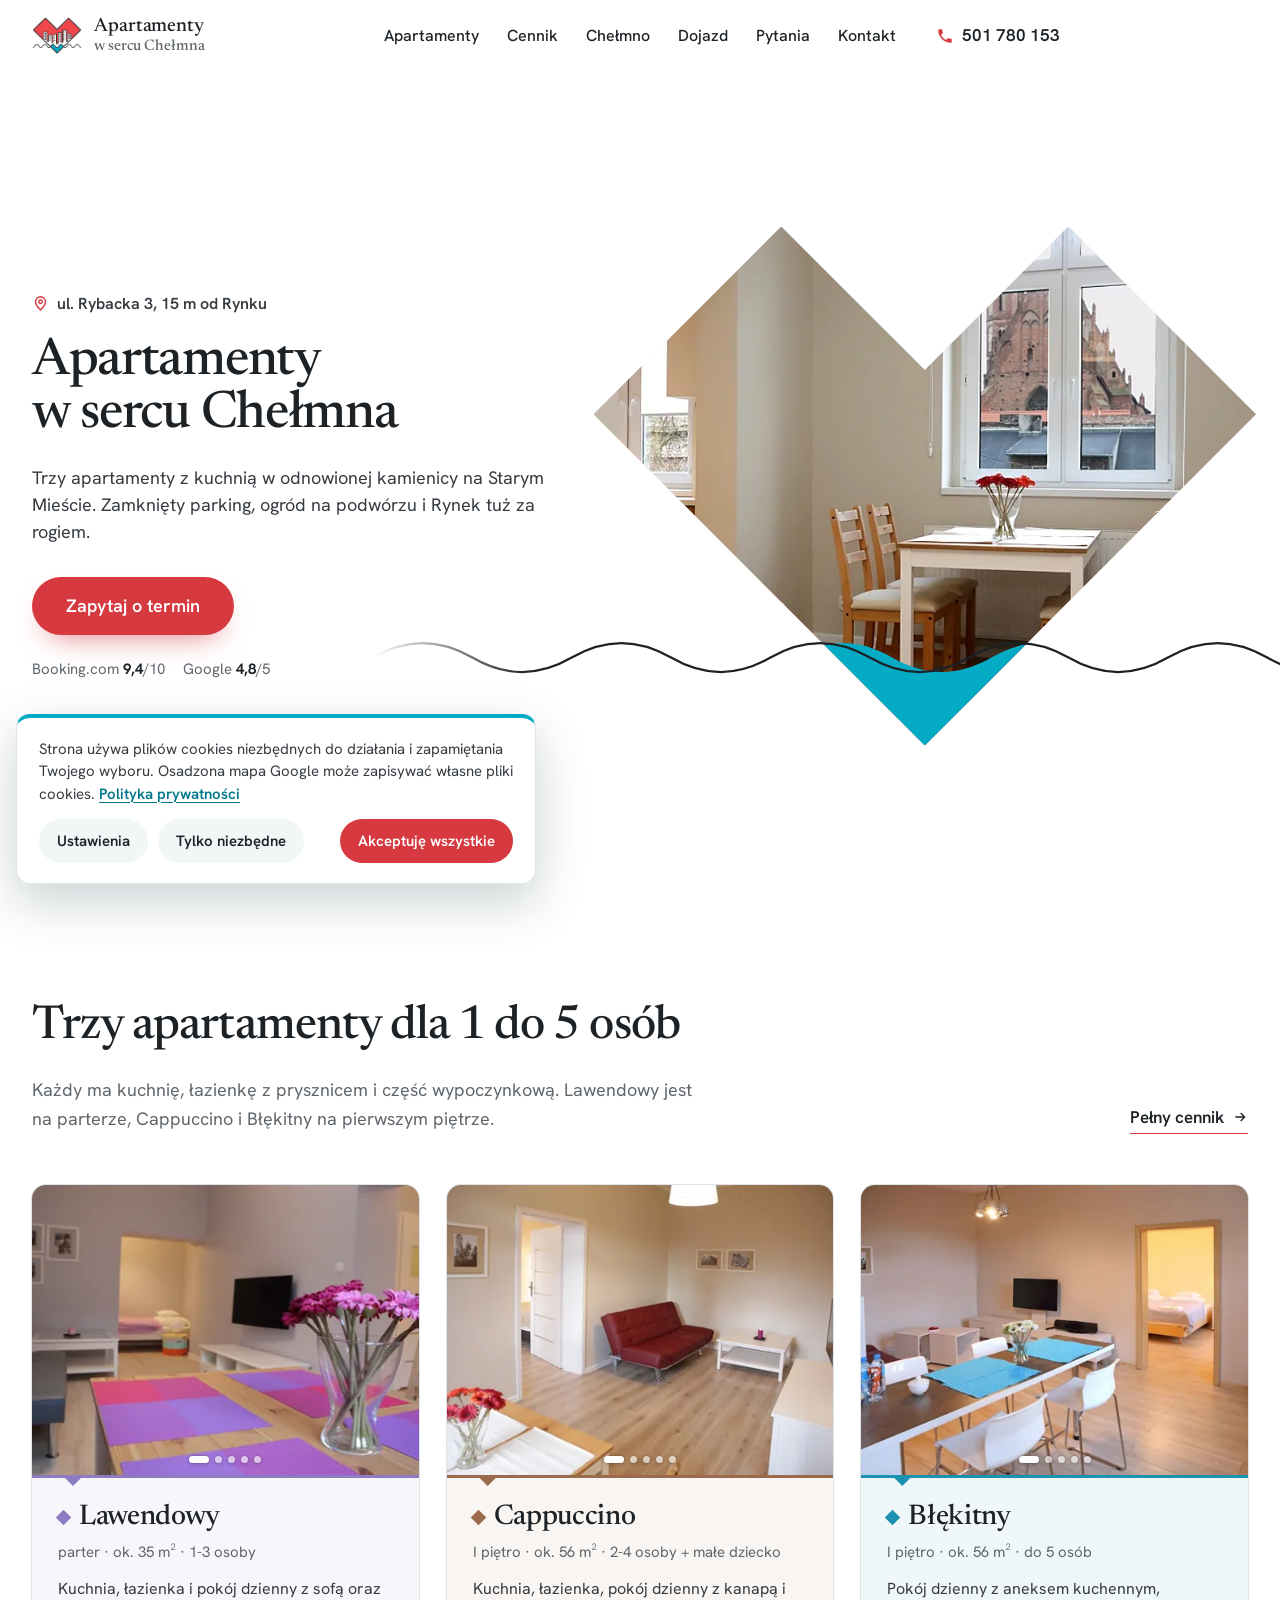
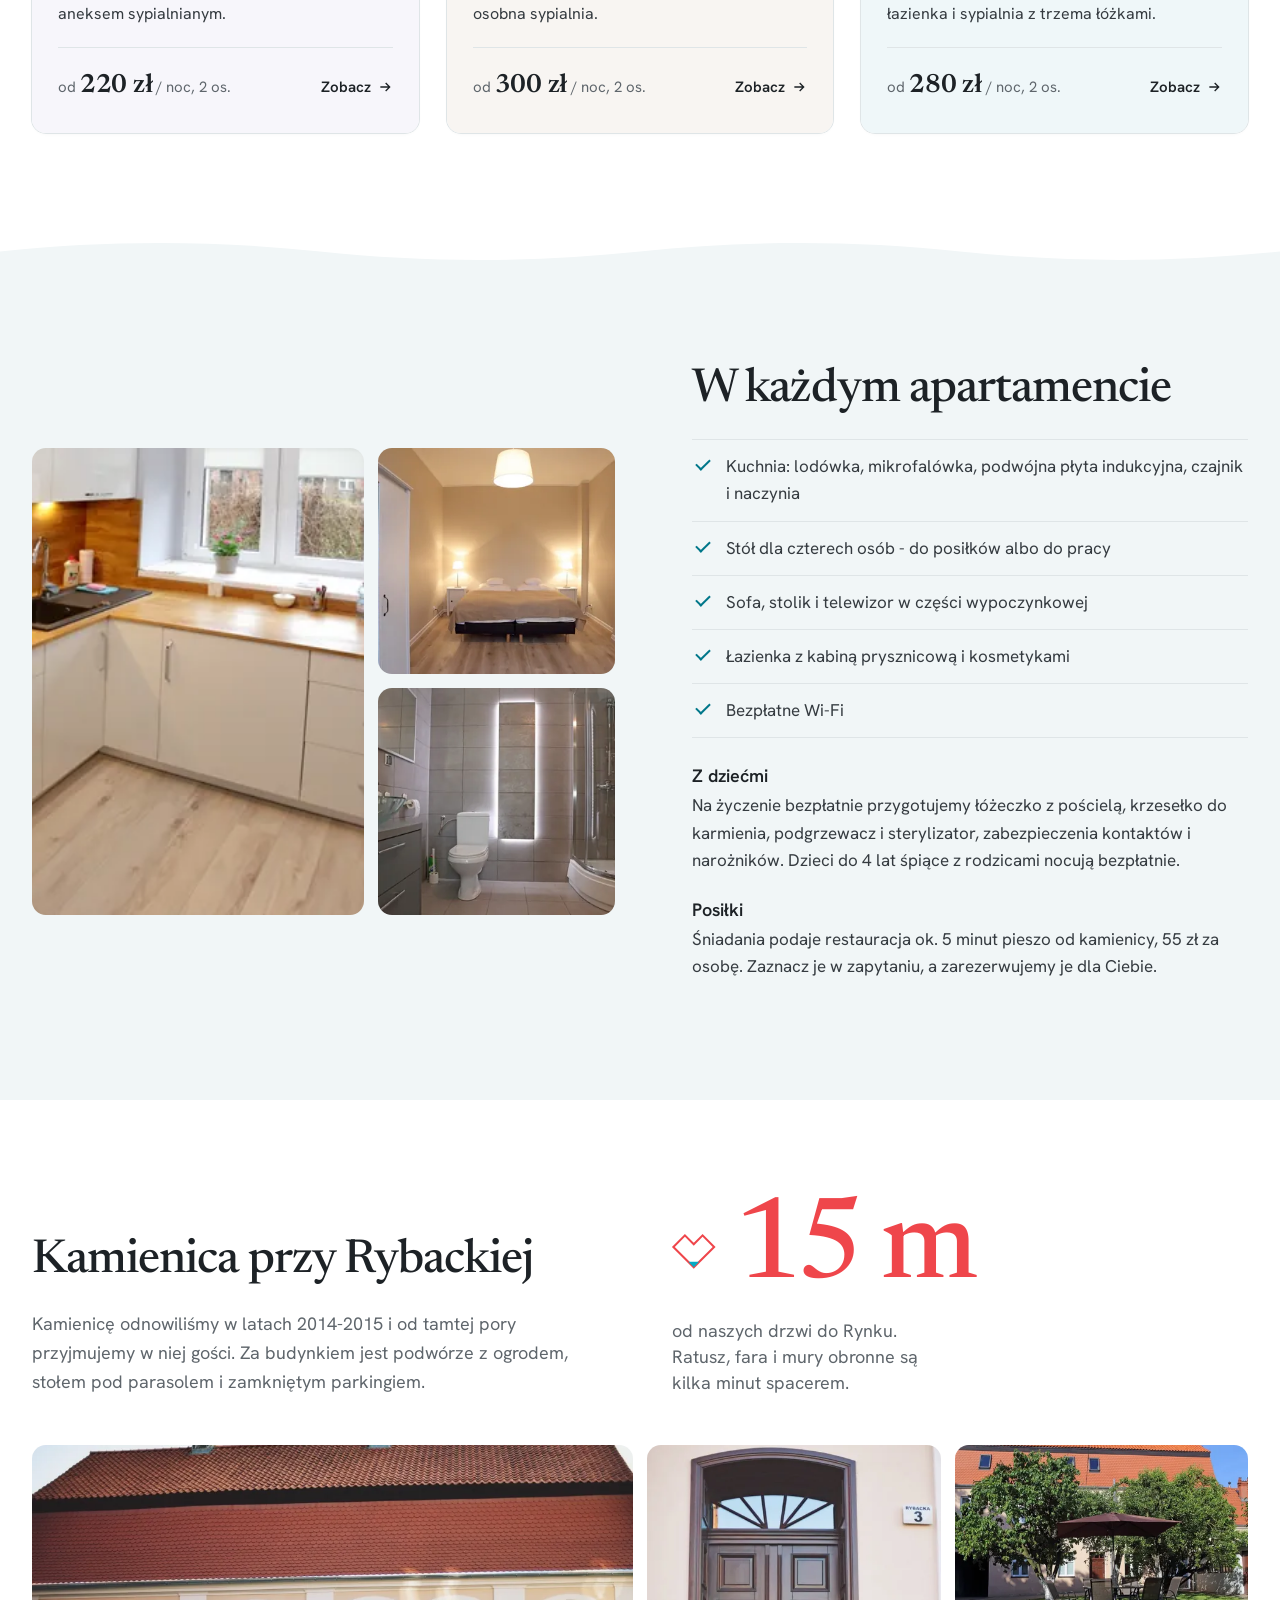
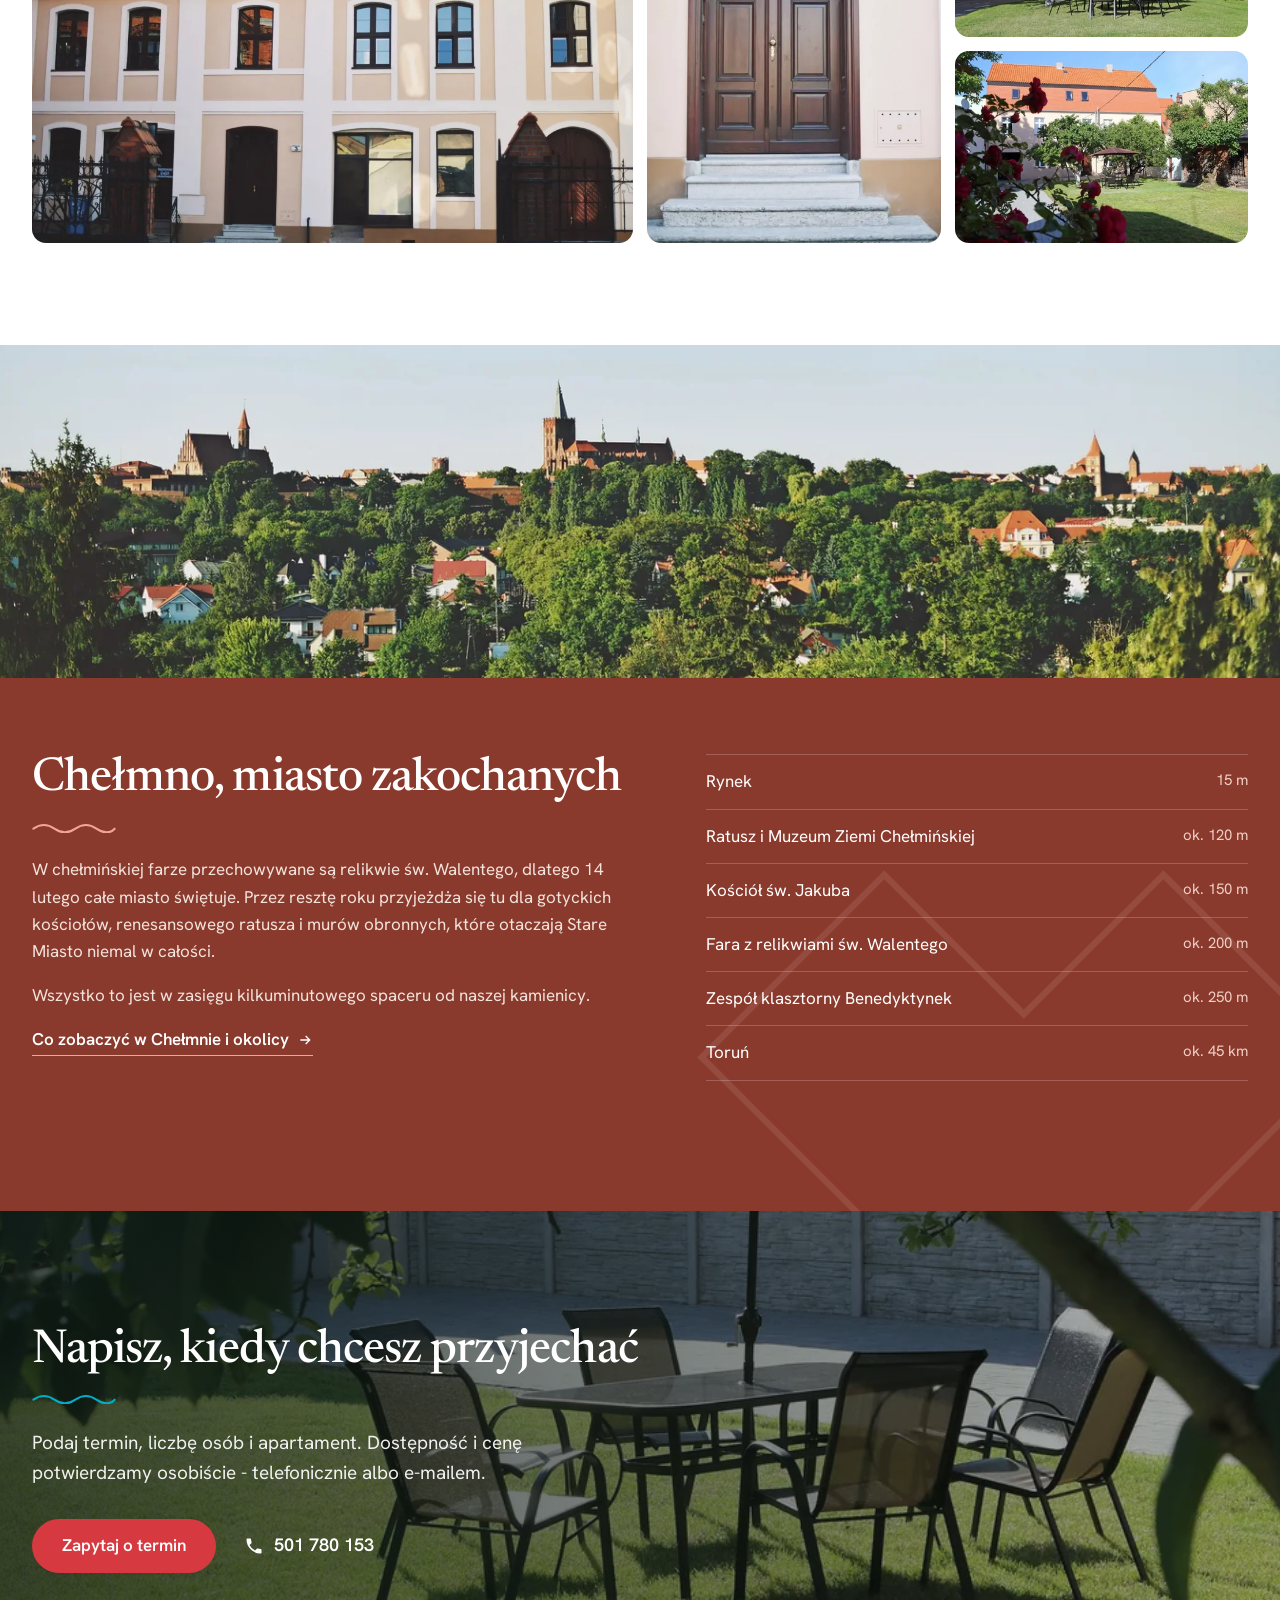
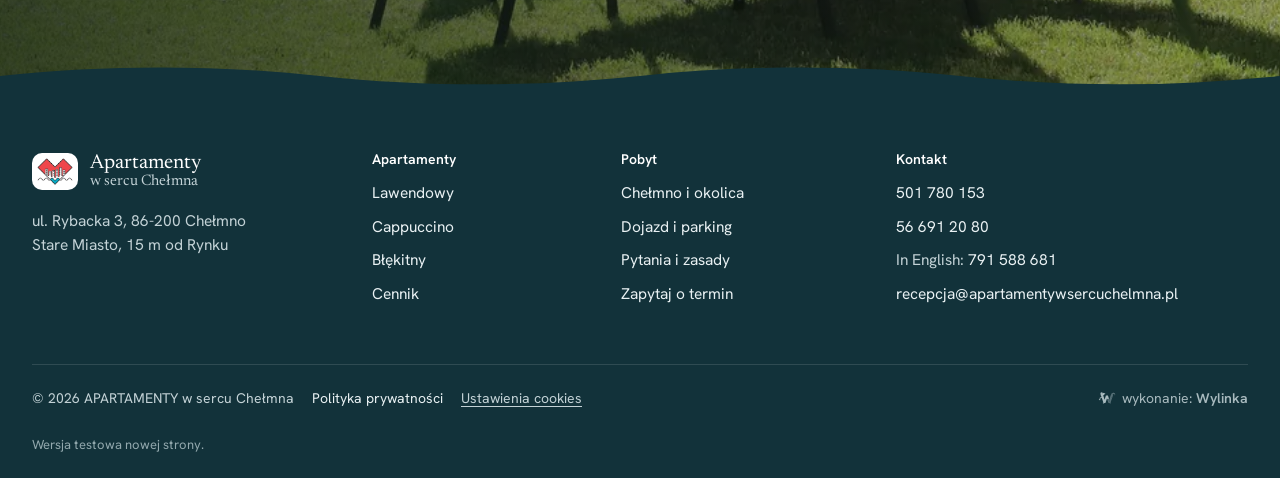
<file: index.html>
<!doctype html>
<html lang="pl">
<head>
<meta charset="utf-8">
<meta name="viewport" content="width=device-width, initial-scale=1, viewport-fit=cover">
<title>Apartamenty w sercu Chełmna - noclegi przy Rynku w Chełmnie</title>
<meta name="description" content="Trzy apartamenty z kuchnią w odnowionej kamienicy przy ul. Rybackiej 3, 15 m od Rynku w Chełmnie. Zamknięty parking, ogród, Wi-Fi. Zapytaj o wolny termin.">
<meta name="robots" content="noindex, nofollow">
<link rel="canonical" href="https://apartamentywsercuchelmna.pl/">
<meta property="og:type" content="website">
<meta property="og:locale" content="pl_PL">
<meta property="og:site_name" content="Apartamenty w sercu Chełmna">
<meta property="og:title" content="Apartamenty w sercu Chełmna - noclegi przy Rynku w Chełmnie">
<meta property="og:description" content="Trzy apartamenty z kuchnią w odnowionej kamienicy przy ul. Rybackiej 3, 15 m od Rynku w Chełmnie. Zamknięty parking, ogród, Wi-Fi. Zapytaj o wolny termin.">
<meta property="og:url" content="https://apartamentywsercuchelmna.pl/">
<meta property="og:image" content="https://apartamentywsercuchelmna.pl/assets/img/hero-1280.webp">
<meta name="theme-color" content="#ffffff">
<link rel="icon" type="image/png" sizes="64x64" href="assets/img/favicon-64.png">
<link rel="apple-touch-icon" href="assets/img/apple-touch-icon.png">
<link rel="preload" href="assets/fonts/newsreader.woff2" as="font" type="font/woff2" crossorigin>
<link rel="preload" href="assets/fonts/hanken.woff2" as="font" type="font/woff2" crossorigin>
<link rel="stylesheet" href="assets/css/site.css?v=9">
<script type="application/ld+json">{"@context":"https://schema.org","@graph":[{"@type":"LodgingBusiness","@id":"https://apartamentywsercuchelmna.pl/#obiekt","name":"APARTAMENTY w sercu Chełmna","url":"https://apartamentywsercuchelmna.pl/","telephone":"+48501780153","email":"recepcja@apartamentywsercuchelmna.pl","image":["https://apartamentywsercuchelmna.pl/assets/img/hero-1600.webp","https://apartamentywsercuchelmna.pl/assets/img/kam-fasada-950.webp"],"logo":"https://apartamentywsercuchelmna.pl/assets/img/logo.png","description":"Trzy apartamenty z kuchnią w kamienicy przy ul. Rybackiej 3, 15 m od Rynku w Chełmnie.","address":{"@type":"PostalAddress","streetAddress":"ul. Rybacka 3","postalCode":"86-200","addressLocality":"Chełmno","addressRegion":"kujawsko-pomorskie","addressCountry":"PL"},"geo":{"@type":"GeoCoordinates","latitude":53.3495547,"longitude":18.421228},"checkinTime":"14:30","checkoutTime":"10:30","numberOfRooms":3,"priceRange":"220-300 zł","currenciesAccepted":"PLN","knowsLanguage":["pl","en"],"smokingAllowed":false,"petsAllowed":"Po wcześniejszym uzgodnieniu","amenityFeature":[{"@type":"LocationFeatureSpecification","name":"Bezpłatne Wi-Fi","value":true},{"@type":"LocationFeatureSpecification","name":"Bezpłatny zamknięty parking","value":true},{"@type":"LocationFeatureSpecification","name":"Kuchnia w każdym apartamencie","value":true},{"@type":"LocationFeatureSpecification","name":"Ogród","value":true},{"@type":"LocationFeatureSpecification","name":"Bezpłatne łóżeczko dziecięce na życzenie","value":true}],"containsPlace":[{"@type":"Apartment","name":"Apartament Lawendowy","url":"https://apartamentywsercuchelmna.pl/apartamenty/lawendowy/"},{"@type":"Apartment","name":"Apartament Cappuccino","url":"https://apartamentywsercuchelmna.pl/apartamenty/cappuccino/"},{"@type":"Apartment","name":"Apartament Błękitny","url":"https://apartamentywsercuchelmna.pl/apartamenty/blekitny/"}]},{"@type":"WebSite","name":"Apartamenty w sercu Chełmna","url":"https://apartamentywsercuchelmna.pl/"}]}</script>
</head>
<body>
<a class="skip" href="#tresc">Przejdź do treści</a>
<header class="top">
  <div class="wrap top-in">
    <button class="burger" id="burger" type="button" aria-label="Otwórz menu" aria-expanded="false" aria-controls="menu"><i></i><i></i><i></i></button>
    <a class="marka" href="./" aria-label="Apartamenty w sercu Chełmna - strona główna"><img src="assets/img/serce.png" alt="" width="111" height="84"><span>Apartamenty<em>w sercu Chełmna</em></span></a>
    <nav class="menu" id="menu" aria-label="Menu główne"><a href="apartamenty/">Apartamenty</a><a href="cennik/">Cennik</a><a href="chelmno/">Chełmno</a><a href="dojazd/">Dojazd</a><a href="pytania/">Pytania</a><a href="kontakt/">Kontakt</a>
      <div class="menu-kontakt"><a class="btn" href="kontakt/#zapytanie">Zapytaj o termin</a><p>ul. Rybacka 3, 86-200 Chełmno<br>tel. <a href="tel:+48501780153">501 780 153</a> · <a href="mailto:recepcja@apartamentywsercuchelmna.pl">e-mail</a></p></div>
    </nav>
    <a class="top-tel" href="tel:+48501780153" aria-label="Zadzwoń: 501 780 153"><svg viewBox="0 0 24 24" aria-hidden="true" fill="currentColor"><path d="M6.6 10.8a15.1 15.1 0 0 0 6.6 6.6l2.2-2.2c.3-.3.7-.4 1-.2 1.1.4 2.3.6 3.6.6.6 0 1 .4 1 1V20c0 .6-.4 1-1 1A17 17 0 0 1 3 4c0-.6.4-1 1-1h3.5c.6 0 1 .4 1 1 0 1.3.2 2.5.6 3.6.1.3 0 .7-.2 1z"/></svg><span>501 780 153</span></a>
    <a class="btn top-cta" href="kontakt/#zapytanie">Zapytaj o termin</a>
  </div>
</header>
<main id="tresc">
<section class="hero">
  <div class="hero-serce"><div class="serce-box">
    <figure class="serce"><img src="assets/img/hero-okno-2000.webp" srcset="assets/img/hero-okno-640.webp 640w, assets/img/hero-okno-960.webp 960w, assets/img/hero-okno-1400.webp 1400w, assets/img/hero-okno-2000.webp 2000w" sizes="(max-width:900px) 100vw, 60vw" width="2000" height="1333" alt="Jasny pokój ze stołem przy oknie, za oknem gotycki kościół z czerwonej cegły - apartament Cappuccino w Chełmnie" fetchpriority="high" decoding="async"><svg class="serce-woda" viewBox="0 0 120 94" preserveAspectRatio="none" aria-hidden="true" focusable="false"><path d="M0 78 C 6 74.5, 12 74.5, 18 78 S 30 81.5, 36 78 S 48 74.5, 54 78 S 66 81.5, 72 78 S 84 74.5, 90 78 S 102 81.5, 108 78 S 118 75, 120 76.5 V94 H0Z"/></svg></figure>
    <svg class="serce-linia" viewBox="-40 0 200 94" preserveAspectRatio="none" aria-hidden="true" focusable="false"><path d="M-40 78 C -34 74.5, -28 74.5, -22 78 S -10 81.5, -4 78 S 8 74.5, 14 78 S 26 81.5, 32 78 S 44 74.5, 50 78 S 62 81.5, 68 78 S 80 74.5, 86 78 S 98 81.5, 104 78 S 116 74.5, 122 78 S 134 81.5, 140 78 S 152 74.5, 160 78"/></svg>
  </div></div>
  <div class="hero-in"><div class="hero-tekst">
    <p class="hero-adres"><svg viewBox="0 0 24 24" aria-hidden="true" fill="none" stroke="currentColor" stroke-width="2"><path d="M12 21s-7-6.2-7-11.5A7 7 0 0 1 19 9.5C19 14.8 12 21 12 21z"/><circle cx="12" cy="9.5" r="2.5"/></svg>ul. Rybacka 3, 15 m od Rynku</p>
    <h1>Apartamenty <span class="nw">w sercu Chełmna</span></h1>
    <svg class="falka" viewBox="0 0 120 14" aria-hidden="true" focusable="false"><path d="M2 8 C 12 1, 22 1, 32 8 S 52 15, 62 8 S 82 1, 92 8 S 112 15, 118 8"/></svg>
    <p class="lead">Trzy apartamenty z kuchnią w odnowionej kamienicy na Starym Mieście. Zamknięty parking, ogród na podwórzu i Rynek tuż za rogiem.</p>
    <a class="btn" href="kontakt/#zapytanie" data-glowne-cta>Zapytaj o termin</a>
    <p class="oceny"><span>Booking.com <b>9,4</b>/10</span><span>Google <b>4,8</b>/5</span></p>
  </div></div>
</section>

<section class="sek" id="apartamenty">
  <div class="wrap">
    <div class="sek-glowa sek-glowa-r">
      <div><h2>Trzy apartamenty dla 1 do 5 osób</h2>
      <p>Każdy ma kuchnię, łazienkę z prysznicem i część wypoczynkową. Lawendowy jest na parterze, Cappuccino i Błękitny na pierwszym piętrze.</p></div>
      <a class="link-str" href="cennik/">Pełny cennik <svg viewBox="0 0 24 24" aria-hidden="true" fill="none" stroke="currentColor" stroke-width="2"><path d="M5 12h14M13 6l6 6-6 6"/></svg></a>
    </div>
    <div class="apts">
      <article class="apt" style="--k:#8e7cc3">
        <div class="apt-foto"><div class="kar" data-kar><div class="kar-tor" tabindex="0" role="group" aria-roledescription="karuzela" aria-label="Zdjęcia: apartament Lawendowy - przewiń w bok lub użyj strzałek"><a class="kar-sl" href="apartamenty/lawendowy/" tabindex="-1" draggable="false"><img src="assets/img/law-salon-960.webp" srcset="assets/img/law-salon-480.webp 480w, assets/img/law-salon-960.webp 960w" sizes="(max-width:900px) calc(100vw - 32px), (max-width:1024px) 50vw, 420px" width="960" height="587" alt="Pokój dzienny w apartamencie Lawendowym - stół z lawendowymi podkładkami, telewizor i aneks z łóżkiem" loading="lazy" decoding="async"></a><a class="kar-sl" href="apartamenty/lawendowy/" tabindex="-1" draggable="false"><img src="assets/img/law-pokoj-950.webp" srcset="assets/img/law-pokoj-480.webp 480w, assets/img/law-pokoj-950.webp 950w" sizes="(max-width:900px) calc(100vw - 32px), (max-width:1024px) 50vw, 420px" width="950" height="612" alt="Pokój dzienny z sofą, telewizorem i aneksem sypialnianym" loading="lazy" decoding="async"></a><a class="kar-sl" href="apartamenty/lawendowy/" tabindex="-1" draggable="false"><img src="assets/img/law-stol-950.webp" srcset="assets/img/law-stol-480.webp 480w, assets/img/law-stol-950.webp 950w" sizes="(max-width:900px) calc(100vw - 32px), (max-width:1024px) 50vw, 420px" width="950" height="667" alt="Stół dla czterech osób przy oknie" loading="lazy" decoding="async"></a><a class="kar-sl" href="apartamenty/lawendowy/" tabindex="-1" draggable="false"><img src="assets/img/law-lozko-950.webp" srcset="assets/img/law-lozko-480.webp 480w, assets/img/law-lozko-950.webp 950w" sizes="(max-width:900px) calc(100vw - 32px), (max-width:1024px) 50vw, 420px" width="950" height="590" alt="Łóżko jednoosobowe w aneksie sypialnianym" loading="lazy" decoding="async"></a><a class="kar-sl" href="apartamenty/lawendowy/" tabindex="-1" draggable="false"><img src="assets/img/law-kuchnia-950.webp" srcset="assets/img/law-kuchnia-480.webp 480w, assets/img/law-kuchnia-950.webp 950w" sizes="(max-width:900px) calc(100vw - 32px), (max-width:1024px) 50vw, 420px" width="950" height="660" alt="Kuchnia z płytą indukcyjną i drewnianym blatem" loading="lazy" decoding="async"></a></div><button type="button" class="kar-p" aria-label="Poprzednie zdjęcie" tabindex="-1"><svg viewBox="0 0 24 24" aria-hidden="true" fill="none" stroke="currentColor" stroke-width="2.2" stroke-linecap="round" stroke-linejoin="round"><path d="M15 5l-7 7 7 7"/></svg></button><button type="button" class="kar-n" aria-label="Następne zdjęcie" tabindex="-1"><svg viewBox="0 0 24 24" aria-hidden="true" fill="none" stroke="currentColor" stroke-width="2.2" stroke-linecap="round" stroke-linejoin="round"><path d="M9 5l7 7-7 7"/></svg></button><span class="kar-kropki" aria-hidden="true"><i></i><i></i><i></i><i></i><i></i></span></div></div>
        <div class="apt-in">
          <h3><i aria-hidden="true"></i><a class="apt-link" href="apartamenty/lawendowy/">Lawendowy</a></h3>
          <p class="apt-meta">parter · ok. 35 m² · 1-3 osoby</p>
          <p>Kuchnia, łazienka i pokój dzienny z sofą oraz aneksem sypialnianym.</p>
          <div class="apt-dol"><p class="cena">od <b>220 zł</b> / noc, 2 os.</p><span aria-hidden="true">Zobacz <svg viewBox="0 0 24 24" aria-hidden="true" fill="none" stroke="currentColor" stroke-width="2"><path d="M5 12h14M13 6l6 6-6 6"/></svg></span></div>
        </div>
      </article><article class="apt" style="--k:#9b6a4c">
        <div class="apt-foto"><div class="kar" data-kar><div class="kar-tor" tabindex="0" role="group" aria-roledescription="karuzela" aria-label="Zdjęcia: apartament Cappuccino - przewiń w bok lub użyj strzałek"><a class="kar-sl" href="apartamenty/cappuccino/" tabindex="-1" draggable="false"><img src="assets/img/cap-salon-950.webp" srcset="assets/img/cap-salon-480.webp 480w, assets/img/cap-salon-950.webp 950w" sizes="(max-width:900px) calc(100vw - 32px), (max-width:1024px) 50vw, 420px" width="950" height="633" alt="Pokój dzienny w apartamencie Cappuccino - czerwona kanapa, stolik i telewizor" loading="lazy" decoding="async"></a><a class="kar-sl" href="apartamenty/cappuccino/" tabindex="-1" draggable="false"><img src="assets/img/cap-sypialnia-950.webp" srcset="assets/img/cap-sypialnia-480.webp 480w, assets/img/cap-sypialnia-950.webp 950w" sizes="(max-width:900px) calc(100vw - 32px), (max-width:1024px) 50vw, 420px" width="950" height="645" alt="Sypialnia z dwoma połączonymi łóżkami i lampkami nocnymi" loading="lazy" decoding="async"></a><a class="kar-sl" href="apartamenty/cappuccino/" tabindex="-1" draggable="false"><img src="assets/img/cap-kuchnia-950.webp" srcset="assets/img/cap-kuchnia-480.webp 480w, assets/img/cap-kuchnia-950.webp 950w" sizes="(max-width:900px) calc(100vw - 32px), (max-width:1024px) 50vw, 420px" width="950" height="633" alt="Jasna kuchnia przy oknie w apartamencie Cappuccino" loading="lazy" decoding="async"></a><a class="kar-sl" href="apartamenty/cappuccino/" tabindex="-1" draggable="false"><img src="assets/img/cap-sofa-950.webp" srcset="assets/img/cap-sofa-480.webp 480w, assets/img/cap-sofa-950.webp 950w" sizes="(max-width:900px) calc(100vw - 32px), (max-width:1024px) 50vw, 420px" width="950" height="542" alt="Kanapa i stolik w pokoju dziennym" loading="lazy" decoding="async"></a><a class="kar-sl" href="apartamenty/cappuccino/" tabindex="-1" draggable="false"><img src="assets/img/cap-stol-950.webp" srcset="assets/img/cap-stol-480.webp 480w, assets/img/cap-stol-950.webp 950w" sizes="(max-width:900px) calc(100vw - 32px), (max-width:1024px) 50vw, 420px" width="950" height="633" alt="Stół przy oknie i przejście do sypialni" loading="lazy" decoding="async"></a></div><button type="button" class="kar-p" aria-label="Poprzednie zdjęcie" tabindex="-1"><svg viewBox="0 0 24 24" aria-hidden="true" fill="none" stroke="currentColor" stroke-width="2.2" stroke-linecap="round" stroke-linejoin="round"><path d="M15 5l-7 7 7 7"/></svg></button><button type="button" class="kar-n" aria-label="Następne zdjęcie" tabindex="-1"><svg viewBox="0 0 24 24" aria-hidden="true" fill="none" stroke="currentColor" stroke-width="2.2" stroke-linecap="round" stroke-linejoin="round"><path d="M9 5l7 7-7 7"/></svg></button><span class="kar-kropki" aria-hidden="true"><i></i><i></i><i></i><i></i><i></i></span></div></div>
        <div class="apt-in">
          <h3><i aria-hidden="true"></i><a class="apt-link" href="apartamenty/cappuccino/">Cappuccino</a></h3>
          <p class="apt-meta">I piętro · ok. 56 m² · 2-4 osoby + małe dziecko</p>
          <p>Kuchnia, łazienka, pokój dzienny z kanapą i osobna sypialnia.</p>
          <div class="apt-dol"><p class="cena">od <b>300 zł</b> / noc, 2 os.</p><span aria-hidden="true">Zobacz <svg viewBox="0 0 24 24" aria-hidden="true" fill="none" stroke="currentColor" stroke-width="2"><path d="M5 12h14M13 6l6 6-6 6"/></svg></span></div>
        </div>
      </article><article class="apt" style="--k:#1b93b0">
        <div class="apt-foto"><div class="kar" data-kar><div class="kar-tor" tabindex="0" role="group" aria-roledescription="karuzela" aria-label="Zdjęcia: apartament Błękitny - przewiń w bok lub użyj strzałek"><a class="kar-sl" href="apartamenty/blekitny/" tabindex="-1" draggable="false"><img src="assets/img/ble-salon-950.webp" srcset="assets/img/ble-salon-480.webp 480w, assets/img/ble-salon-950.webp 950w" sizes="(max-width:900px) calc(100vw - 32px), (max-width:1024px) 50vw, 420px" width="950" height="704" alt="Pokój dzienny w apartamencie Błękitnym - stół z niebieskimi bieżnikami i widok na sypialnię" loading="lazy" decoding="async"></a><a class="kar-sl" href="apartamenty/blekitny/" tabindex="-1" draggable="false"><img src="assets/img/ble-sypialnia-950.webp" srcset="assets/img/ble-sypialnia-480.webp 480w, assets/img/ble-sypialnia-950.webp 950w" sizes="(max-width:900px) calc(100vw - 32px), (max-width:1024px) 50vw, 420px" width="950" height="584" alt="Sypialnia z łóżkami i lampkami nocnymi" loading="lazy" decoding="async"></a><a class="kar-sl" href="apartamenty/blekitny/" tabindex="-1" draggable="false"><img src="assets/img/ble-sofa-950.webp" srcset="assets/img/ble-sofa-480.webp 480w, assets/img/ble-sofa-950.webp 950w" sizes="(max-width:900px) calc(100vw - 32px), (max-width:1024px) 50vw, 420px" width="950" height="622" alt="Wysoki stół z krzesłami i sofa w pokoju dziennym" loading="lazy" decoding="async"></a><a class="kar-sl" href="apartamenty/blekitny/" tabindex="-1" draggable="false"><img src="assets/img/ble-kuchnia-950.webp" srcset="assets/img/ble-kuchnia-480.webp 480w, assets/img/ble-kuchnia-950.webp 950w" sizes="(max-width:900px) calc(100vw - 32px), (max-width:1024px) 50vw, 420px" width="950" height="633" alt="Aneks kuchenny z barem i widok na sypialnię" loading="lazy" decoding="async"></a><a class="kar-sl" href="apartamenty/blekitny/" tabindex="-1" draggable="false"><img src="assets/img/ble-stol-950.webp" srcset="assets/img/ble-stol-480.webp 480w, assets/img/ble-stol-950.webp 950w" sizes="(max-width:900px) calc(100vw - 32px), (max-width:1024px) 50vw, 420px" width="950" height="653" alt="Stół z niebieskimi bieżnikami i sofa" loading="lazy" decoding="async"></a></div><button type="button" class="kar-p" aria-label="Poprzednie zdjęcie" tabindex="-1"><svg viewBox="0 0 24 24" aria-hidden="true" fill="none" stroke="currentColor" stroke-width="2.2" stroke-linecap="round" stroke-linejoin="round"><path d="M15 5l-7 7 7 7"/></svg></button><button type="button" class="kar-n" aria-label="Następne zdjęcie" tabindex="-1"><svg viewBox="0 0 24 24" aria-hidden="true" fill="none" stroke="currentColor" stroke-width="2.2" stroke-linecap="round" stroke-linejoin="round"><path d="M9 5l7 7-7 7"/></svg></button><span class="kar-kropki" aria-hidden="true"><i></i><i></i><i></i><i></i><i></i></span></div></div>
        <div class="apt-in">
          <h3><i aria-hidden="true"></i><a class="apt-link" href="apartamenty/blekitny/">Błękitny</a></h3>
          <p class="apt-meta">I piętro · ok. 56 m² · do 5 osób</p>
          <p>Pokój dzienny z aneksem kuchennym, łazienka i sypialnia z trzema łóżkami.</p>
          <div class="apt-dol"><p class="cena">od <b>280 zł</b> / noc, 2 os.</p><span aria-hidden="true">Zobacz <svg viewBox="0 0 24 24" aria-hidden="true" fill="none" stroke="currentColor" stroke-width="2"><path d="M5 12h14M13 6l6 6-6 6"/></svg></span></div>
        </div>
      </article>
    </div>
  </div>
</section>

<svg class="fala" style="color:#f1f6f7" viewBox="0 0 1440 40" preserveAspectRatio="none" aria-hidden="true" focusable="false"><path d="M0 22 C 120 6, 240 6, 360 22 S 600 38, 720 22 S 960 6, 1080 22 S 1320 38, 1440 22 V40 H0Z"/></svg>
<section class="sek sek-tlo">
  <div class="wrap dwie">
    <div class="mozaika">
      <figure><img src="assets/img/law-kuchnia-950.webp" srcset="assets/img/law-kuchnia-480.webp 480w, assets/img/law-kuchnia-950.webp 950w" sizes="(max-width:900px) 100vw, 360px" width="950" height="660" alt="Kuchnia z drewnianym blatem i płytą indukcyjną w apartamencie Lawendowym" loading="lazy" decoding="async"></figure>
      <figure><img src="assets/img/cap-sypialnia-950.webp" srcset="assets/img/cap-sypialnia-480.webp 480w, assets/img/cap-sypialnia-950.webp 950w" sizes="(max-width:900px) 50vw, 260px" width="950" height="645" alt="Sypialnia z połączonymi łóżkami w apartamencie Cappuccino" loading="lazy" decoding="async"></figure>
      <figure><img src="assets/img/ble-lazienka-950.webp" srcset="assets/img/ble-lazienka-480.webp 480w, assets/img/ble-lazienka-950.webp 950w" sizes="(max-width:900px) 50vw, 260px" width="950" height="633" alt="Łazienka z kabiną prysznicową w apartamencie Błękitnym" loading="lazy" decoding="async"></figure>
    </div>
    <div class="tekst">
      <h2>W każdym apartamencie</h2>
      <ul class="lista"><li>Kuchnia: lodówka, mikrofalówka, podwójna płyta indukcyjna, czajnik i naczynia</li><li>Stół dla czterech osób - do posiłków albo do pracy</li><li>Sofa, stolik i telewizor w części wypoczynkowej</li><li>Łazienka z kabiną prysznicową i kosmetykami</li><li>Bezpłatne Wi-Fi</li></ul>
      <h3 class="h3-m">Z dziećmi</h3>
      <p>Na życzenie bezpłatnie przygotujemy łóżeczko z pościelą, krzesełko do karmienia, podgrzewacz i sterylizator, zabezpieczenia kontaktów i narożników. Dzieci do 4 lat śpiące z rodzicami nocują bezpłatnie.</p>
      <h3 class="h3-m">Posiłki</h3>
      <p>Śniadania podaje restauracja ok. 5 minut pieszo od kamienicy, 55 zł za osobę. Zaznacz je w zapytaniu, a zarezerwujemy je dla Ciebie.</p>
    </div>
  </div>
</section>

<section class="sek">
  <div class="wrap">
    <div class="kam-tekst">
      <div><h2>Kamienica przy Rybackiej</h2>
      <p>Kamienicę odnowiliśmy w latach 2014-2015 i od tamtej pory przyjmujemy w niej gości. Za budynkiem jest podwórze z ogrodem, stołem pod parasolem i zamkniętym parkingiem.</p></div>
      <p class="pietnascie"><svg class="znak" viewBox="-4 -4 128 102" aria-hidden="true" focusable="false"><path class="z-o" d="M0 34 L34 0 L60 26 L86 0 L120 34 L60 94Z"/><path class="z-w" d="M44 78 L76 78 L60 94Z"/></svg><b>15 m</b><span>od naszych drzwi do Rynku. Ratusz, fara i mury obronne są kilka minut spacerem.</span></p>
    </div>
    <div class="kar kar-gal" data-kar><div class="kam kar-tor" tabindex="0" role="group" aria-roledescription="karuzela" aria-label="Zdjęcia kamienicy i podwórza">
      <button type="button" class="kar-sl k-d" data-grupa="kam" data-duze="assets/img/kam-fasada-950.webp" data-opis="Elewacja kamienicy przy ul. Rybackiej 3 w Chełmnie" aria-label="Powiększ zdjęcie: Elewacja kamienicy przy ul. Rybackiej 3 w Chełmnie"><img src="assets/img/kam-fasada-950.webp" srcset="assets/img/kam-fasada-480.webp 480w, assets/img/kam-fasada-950.webp 950w" sizes="(max-width:900px) 100vw, 620px" width="950" height="634" alt="Elewacja kamienicy przy ul. Rybackiej 3 w Chełmnie" loading="lazy" decoding="async"></button>
      <button type="button" class="kar-sl k-p" data-grupa="kam" data-duze="assets/img/kam-drzwi-567.webp" data-opis="Zabytkowe drzwi wejściowe do kamienicy" aria-label="Powiększ zdjęcie: Zabytkowe drzwi wejściowe do kamienicy"><img src="assets/img/kam-drzwi-567.webp" srcset="assets/img/kam-drzwi-480.webp 480w, assets/img/kam-drzwi-567.webp 567w" sizes="(max-width:900px) 100vw, 300px" width="567" height="850" alt="Zabytkowe drzwi wejściowe do kamienicy" loading="lazy" decoding="async"></button>
      <button type="button" class="kar-sl" data-grupa="kam" data-duze="assets/img/ogr-parasol-950.webp" data-opis="Ogród na podwórzu kamienicy - stół z krzesłami pod parasolem" aria-label="Powiększ zdjęcie: Ogród na podwórzu kamienicy - stół z krzesłami pod parasolem"><img src="assets/img/ogr-parasol-950.webp" srcset="assets/img/ogr-parasol-480.webp 480w, assets/img/ogr-parasol-950.webp 950w" sizes="(max-width:900px) 100vw, 300px" width="950" height="633" alt="Ogród na podwórzu kamienicy - stół z krzesłami pod parasolem" loading="lazy" decoding="async"></button>
      <button type="button" class="kar-sl" data-grupa="kam" data-duze="assets/img/ogr-roze-950.webp" data-opis="Róże i drzewa owocowe na podwórzu" aria-label="Powiększ zdjęcie: Róże i drzewa owocowe na podwórzu"><img src="assets/img/ogr-roze-950.webp" srcset="assets/img/ogr-roze-480.webp 480w, assets/img/ogr-roze-950.webp 950w" sizes="(max-width:900px) 100vw, 300px" width="950" height="633" alt="Róże i drzewa owocowe na podwórzu" loading="lazy" decoding="async"></button>
      <button type="button" class="kar-sl ukryte" data-grupa="kam" data-duze="assets/img/kam-schody-950.webp" data-opis="Drewniane schody na klatce schodowej kamienicy" aria-label="Powiększ zdjęcie: Drewniane schody na klatce schodowej kamienicy"><img src="assets/img/kam-schody-950.webp" srcset="assets/img/kam-schody-480.webp 480w, assets/img/kam-schody-950.webp 950w" sizes="100vw" width="950" height="642" alt="Drewniane schody na klatce schodowej kamienicy" loading="lazy" decoding="async"></button>
      <button type="button" class="kar-sl ukryte" data-grupa="kam" data-duze="assets/img/ogr-wjazd-950.webp" data-opis="Wjazd na podwórze z zamkniętym parkingiem" aria-label="Powiększ zdjęcie: Wjazd na podwórze z zamkniętym parkingiem"><img src="assets/img/ogr-wjazd-950.webp" srcset="assets/img/ogr-wjazd-480.webp 480w, assets/img/ogr-wjazd-950.webp 950w" sizes="100vw" width="950" height="633" alt="Wjazd na podwórze z zamkniętym parkingiem" loading="lazy" decoding="async"></button>
      <button type="button" class="kar-sl ukryte" data-grupa="kam" data-duze="assets/img/ogr-dom-950.webp" data-opis="Podwórze z ogrodem od strony kamienicy" aria-label="Powiększ zdjęcie: Podwórze z ogrodem od strony kamienicy"><img src="assets/img/ogr-dom-950.webp" srcset="assets/img/ogr-dom-480.webp 480w, assets/img/ogr-dom-950.webp 950w" sizes="100vw" width="950" height="633" alt="Podwórze z ogrodem od strony kamienicy" loading="lazy" decoding="async"></button>
    </div><button type="button" class="kar-p" aria-label="Poprzednie zdjęcie" tabindex="-1"><svg viewBox="0 0 24 24" aria-hidden="true" fill="none" stroke="currentColor" stroke-width="2.2" stroke-linecap="round" stroke-linejoin="round"><path d="M15 5l-7 7 7 7"/></svg></button><button type="button" class="kar-n" aria-label="Następne zdjęcie" tabindex="-1"><svg viewBox="0 0 24 24" aria-hidden="true" fill="none" stroke="currentColor" stroke-width="2.2" stroke-linecap="round" stroke-linejoin="round"><path d="M9 5l7 7-7 7"/></svg></button><span class="kar-licz" aria-hidden="true"><b>1</b> / 7</span></div>
  </div>
</section>

<section class="sek-cegla" aria-labelledby="h-miasto">
  <svg class="cegla-serce" viewBox="-2 -2 124 98" aria-hidden="true" focusable="false"><path d="M0 34 L34 0 L60 26 L86 0 L120 34 L60 94Z"/></svg>
  <figure class="pas"><img src="assets/img/pas-panorama-2000.webp" srcset="assets/img/pas-panorama-960.webp 960w, assets/img/pas-panorama-1400.webp 1400w, assets/img/pas-panorama-2000.webp 2000w" sizes="100vw" width="2000" height="500" alt="Panorama Chełmna z wieżami gotyckich kościołów nad zielenią" loading="lazy" decoding="async"></figure>
  <div class="sek" style="padding-top:clamp(48px,6vw,88px)">
    <div class="wrap miasto">
      <div class="tekst">
        <h2 id="h-miasto">Chełmno, miasto zakochanych</h2>
        <p>W chełmińskiej farze przechowywane są relikwie św. Walentego, dlatego 14 lutego całe miasto świętuje. Przez resztę roku przyjeżdża się tu dla gotyckich kościołów, renesansowego ratusza i murów obronnych, które otaczają Stare Miasto niemal w całości.</p>
        <p>Wszystko to jest w zasięgu kilkuminutowego spaceru od naszej kamienicy.</p>
        <a class="link-str" href="chelmno/">Co zobaczyć w Chełmnie i okolicy <svg viewBox="0 0 24 24" aria-hidden="true" fill="none" stroke="currentColor" stroke-width="2"><path d="M5 12h14M13 6l6 6-6 6"/></svg></a>
      </div>
      <div>
        <ul class="miejsca">
          <li>Rynek<span>15 m</span></li>
          <li>Ratusz i Muzeum Ziemi Chełmińskiej<span>ok. 120 m</span></li>
          <li>Kościół św. Jakuba<span>ok. 150 m</span></li>
          <li>Fara z relikwiami św. Walentego<span>ok. 200 m</span></li>
          <li>Zespół klasztorny Benedyktynek<span>ok. 250 m</span></li>
          <li>Toruń<span>ok. 45 km</span></li>
        </ul>
      </div>
    </div>
  </div>
</section>

<section class="zapr">
  <img src="assets/img/pas-ogrod-stol-2000.webp" srcset="assets/img/pas-ogrod-stol-960.webp 960w, assets/img/pas-ogrod-stol-1400.webp 1400w, assets/img/pas-ogrod-stol-2000.webp 2000w" sizes="100vw" width="2000" height="500" alt="" loading="lazy" decoding="async">
  <div class="wrap zapr-in">
    <h2>Napisz, kiedy chcesz przyjechać</h2>
    <p>Podaj termin, liczbę osób i apartament. Dostępność i cenę potwierdzamy osobiście - telefonicznie albo <span class="nw">e-mailem</span>.</p>
    <div class="zapr-akcje">
      <a class="btn" href="kontakt/#zapytanie">Zapytaj o termin</a>
      <a class="zapr-tel" href="tel:+48501780153"><svg viewBox="0 0 24 24" aria-hidden="true" fill="currentColor"><path d="M6.6 10.8a15.1 15.1 0 0 0 6.6 6.6l2.2-2.2c.3-.3.7-.4 1-.2 1.1.4 2.3.6 3.6.6.6 0 1 .4 1 1V20c0 .6-.4 1-1 1A17 17 0 0 1 3 4c0-.6.4-1 1-1h3.5c.6 0 1 .4 1 1 0 1.3.2 2.5.6 3.6.1.3 0 .7-.2 1z"/></svg>501 780 153</a>
    </div>
  </div>
</section>
</main>
<footer class="stopka">
  <svg class="fala fala-st" style="color:#12323a" viewBox="0 0 1440 40" preserveAspectRatio="none" aria-hidden="true" focusable="false"><path d="M0 22 C 120 6, 240 6, 360 22 S 600 38, 720 22 S 960 6, 1080 22 S 1320 38, 1440 22 V40 H0Z"/></svg>
  <div class="wrap">
    <div class="st-gora">
      <div>
        <a class="st-marka" href="./"><img src="assets/img/serce.png" alt="" width="111" height="84" loading="lazy"><span>Apartamenty<em>w sercu Chełmna</em></span></a>
        <p>ul. Rybacka 3, 86-200 Chełmno<br>Stare Miasto, 15 m od Rynku</p>
      </div>
      <div><h2>Apartamenty</h2><ul>
        <li><a href="apartamenty/lawendowy/">Lawendowy</a></li><li><a href="apartamenty/cappuccino/">Cappuccino</a></li>
        <li><a href="apartamenty/blekitny/">Błękitny</a></li><li><a href="cennik/">Cennik</a></li></ul></div>
      <div><h2>Pobyt</h2><ul>
        <li><a href="chelmno/">Chełmno i okolica</a></li><li><a href="dojazd/">Dojazd i parking</a></li>
        <li><a href="pytania/">Pytania i zasady</a></li><li><a href="kontakt/#zapytanie">Zapytaj o termin</a></li></ul></div>
      <div><h2>Kontakt</h2><ul>
        <li><a href="tel:+48501780153">501 780 153</a></li><li><a href="tel:+48566912080">56 691 20 80</a></li>
        <li>In English: <a href="tel:+48791588681">791 588 681</a></li><li><a href="mailto:recepcja@apartamentywsercuchelmna.pl">recepcja@apartamentywsercuchelmna.pl</a></li></ul></div>
    </div>
    <div class="st-dol">
      <p><span>© 2026 APARTAMENTY w sercu Chełmna</span><a href="polityka-prywatnosci/">Polityka prywatności</a><button type="button" class="st-ck" data-ck-otworz>Ustawienia cookies</button></p>
      <p><a class="wylinka-badge" href="https://wylinka.pl/?utm_source=apartamentywsercuchelmna.pl&amp;utm_medium=stopka&amp;utm_campaign=wykonanie" rel="noopener" title="Strona wykonana przez Wylinka"><svg viewBox="0 0 64 64" aria-hidden="true" focusable="false" fill="currentColor"><path d="M9.8 22.8l-1.2-7.9 2.2-3.7 15.5 4.6-.5 1.5-7.2 5.5 4.7 15.6 5-15.6 7 0 4.1 12.7-4.2-.9-2.6 1.8-.8-2.2-5.3 15.6-4.3 0 .4 .2-2.1 2.8-1.3-1.1 1.1-1.4-3.1 .2-.1-1.7 2.2-.1-5.7-16.5-4.8 .6-.8 3.1 0 .5-.3 .5 .8 2.2-1.6 .5-.4-1.3-.8 1.6-1.5-.8 .8-1.6-1.4 .6-.6-1.6 2.3-.8 .2-.4 1.3-4.8 5.9-.8-2.4-6.9zM15.2 13.7l-.1-.4-.4 .8-.1 .8 .1 1 .1 .4 .3 .7 .3-.9 .1-.7 0-.8z"/><path class="wy-pod" d="M37.1 49.8l-4.5-13.3 2.6-1.8 4.2 .9 .9 2.8 3-9.7 0-.5 .1-.8 3.2-8.4 .5-1 .6-1 .9-1.1 1.3-1 1.1-.7 1.4-.5 1.4-.3 .7 0 .9 0 1.2 .3 1.4 .6 .8 .5 .7 .7 .6 .7 .5 .9 .3 .9 .1 .9 0 .8-.2 .9-.5 .9-.5 .6-.7 .5-.7 .3-.1-.1 0-.1 .5-.5 .3-.7 .2-.5 0-.6-.1-.6-.3-.7-.4-.5-.4-.4-.5-.3-.6-.3-.7 0-.7 .1-.6 .1-.5 .4-.5 .5-.3 .5-.2 .7-.1 1.5-1.4 5.1-.8 3.3-.3 .7-.5 .7-6 17.5 1.9 .1-.1 1.7-3.1-.2 1.1 1.4-1.3 1.1-2.1-2.8 .4-.2z"/><path class="wy-old" d="M40.8 50l.4-.2-4.1 0-4.2-12.5 2.5-1.7 4.3 .9 .6 1.9 .6-1.6 0-.3 2.4-7.8 0-.5 .1-.8 3.2-8.4 .4-.8 .6-.9 .9-1.2 .9-.9 1.3-.8 1.4-.6 1.2-.3 1.4-.1 1.3 .1 .6 .2 .8 .3 1.1 .6 .9 .7 .7 .9 .5 .9 .3 .9 .1 1.1-.1 .9-.3 .9-.4 .7-.6 .7-.6 .4-.6 .2-.1-.1 0-.1 .5-.5 .3-.7 .2-.5 0-.5-.1-.6-.2-.6-.3-.5-.4-.5-.5-.3-.6-.3-.7-.1-.6 0-.6 .1-.6 .3-.6 .5-.3 .4-.2 .5-.1 .5-.1 1.5-1.4 5.1-.8 3.3-.3 .7-.5 .7-6 17.5 1.9 .1-.1 1.7-3.1-.2 1.1 1.4-1.3 1.1zM49.6 17.1l.6 1.7-1.5 1.9 .4 .4 1.8-2.1-.7-2.1zM48.1 28.3l.5 1.8-1.7 1.8 .4 .4 1.9-2-.6-2.2zM37.9 41.7l1.7-1.5-.4-.4-1.7 1.4zM42.6 38.7l-1.5 2.8 1.1 2-1.3 2.6 .5 .2 1.5-2.8-1.1-2 1.4-2.5z"/></svg><span>wykonanie: <b>Wylinka</b></span></a></p>
    </div>
    <p class="st-test">Wersja testowa nowej strony.</p>
  </div>
</footer>
<div class="mob" id="mob">
  <a class="mob-tel" href="tel:+48501780153"><svg viewBox="0 0 24 24" aria-hidden="true" fill="currentColor"><path d="M6.6 10.8a15.1 15.1 0 0 0 6.6 6.6l2.2-2.2c.3-.3.7-.4 1-.2 1.1.4 2.3.6 3.6.6.6 0 1 .4 1 1V20c0 .6-.4 1-1 1A17 17 0 0 1 3 4c0-.6.4-1 1-1h3.5c.6 0 1 .4 1 1 0 1.3.2 2.5.6 3.6.1.3 0 .7-.2 1z"/></svg>Zadzwoń</a>
  <a class="mob-cta" href="kontakt/#zapytanie">Zapytaj o termin</a>
</div>
<div class="lb" id="lb" hidden role="dialog" aria-modal="true" aria-label="Galeria zdjęć">
  <p class="lb-l"></p>
  <button type="button" class="lb-x" aria-label="Zamknij galerię"><svg viewBox="0 0 24 24"><path d="M6 6l12 12M18 6L6 18"/></svg></button>
  <button type="button" class="lb-p" aria-label="Poprzednie zdjęcie"><svg viewBox="0 0 24 24"><path d="M15 5l-7 7 7 7"/></svg></button>
  <figure><img alt=""><figcaption></figcaption></figure>
  <button type="button" class="lb-n" aria-label="Następne zdjęcie"><svg viewBox="0 0 24 24"><path d="M9 5l7 7-7 7"/></svg></button>
</div>
<div class="ck" id="ck" hidden role="dialog" aria-label="Ustawienia plików cookies">
  <p class="ck-t">Strona używa plików cookies niezbędnych do działania i zapamiętania Twojego wyboru. Osadzona mapa Google może zapisywać własne pliki cookies. <a href="polityka-prywatnosci/#cookies">Polityka prywatności</a></p>
  <div class="ck-ust" hidden>
    <label><input type="checkbox" checked disabled> <span><b>Niezbędne</b> - zapamiętanie wyboru, zawsze włączone</span></label>
    <label><input type="checkbox" data-ck-kat="mapy" checked> <span><b>Mapy Google</b> - mapa dojazdu na stronie Dojazd</span></label>
  </div>
  <div class="ck-btn"><button type="button" class="ck-b ck-ustaw" data-ck="ustawienia">Ustawienia</button><button type="button" class="ck-b" data-ck="niezbedne">Tylko niezbędne</button><button type="button" class="ck-b ck-ok" data-ck="wszystkie">Akceptuję wszystkie</button></div>
</div>
<script src="assets/js/site.js?v=9" defer></script>
<script src="assets/js/ck.js?v=9" defer></script>
</body>
</html>
</file>
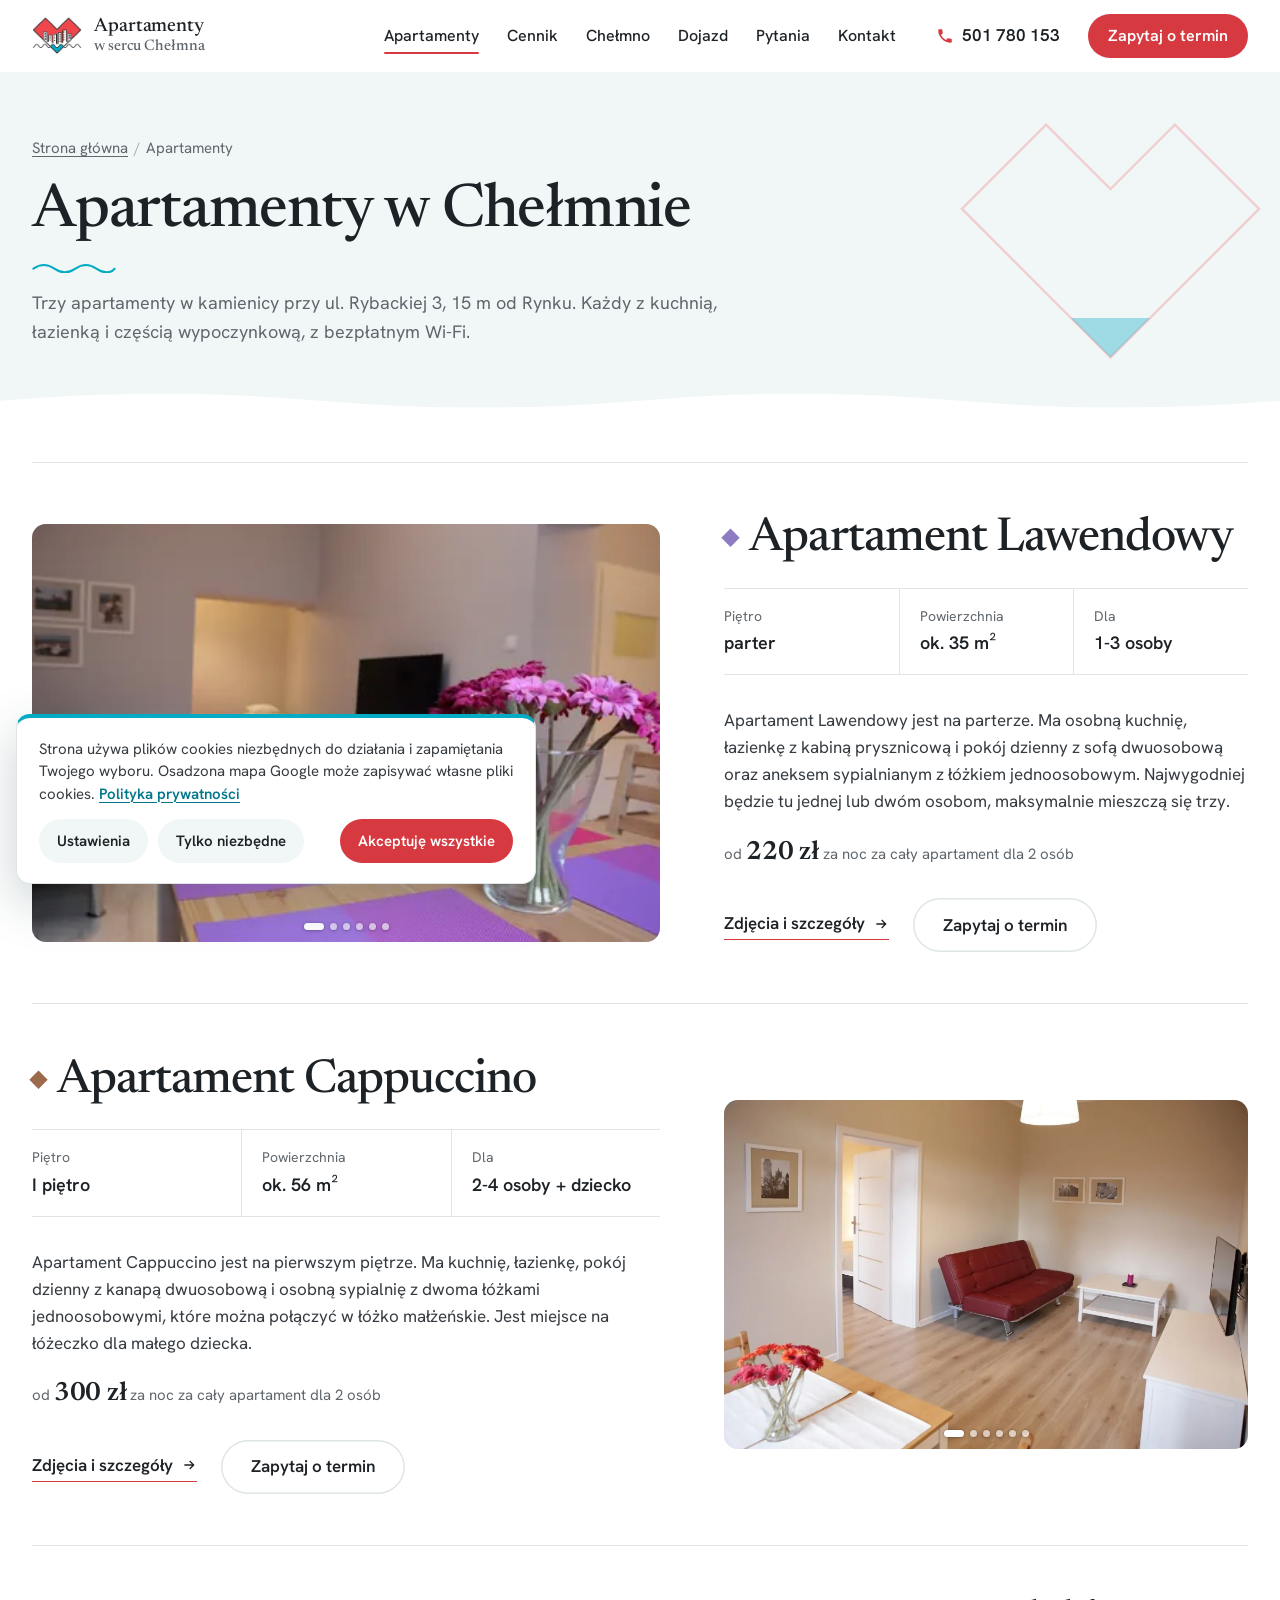
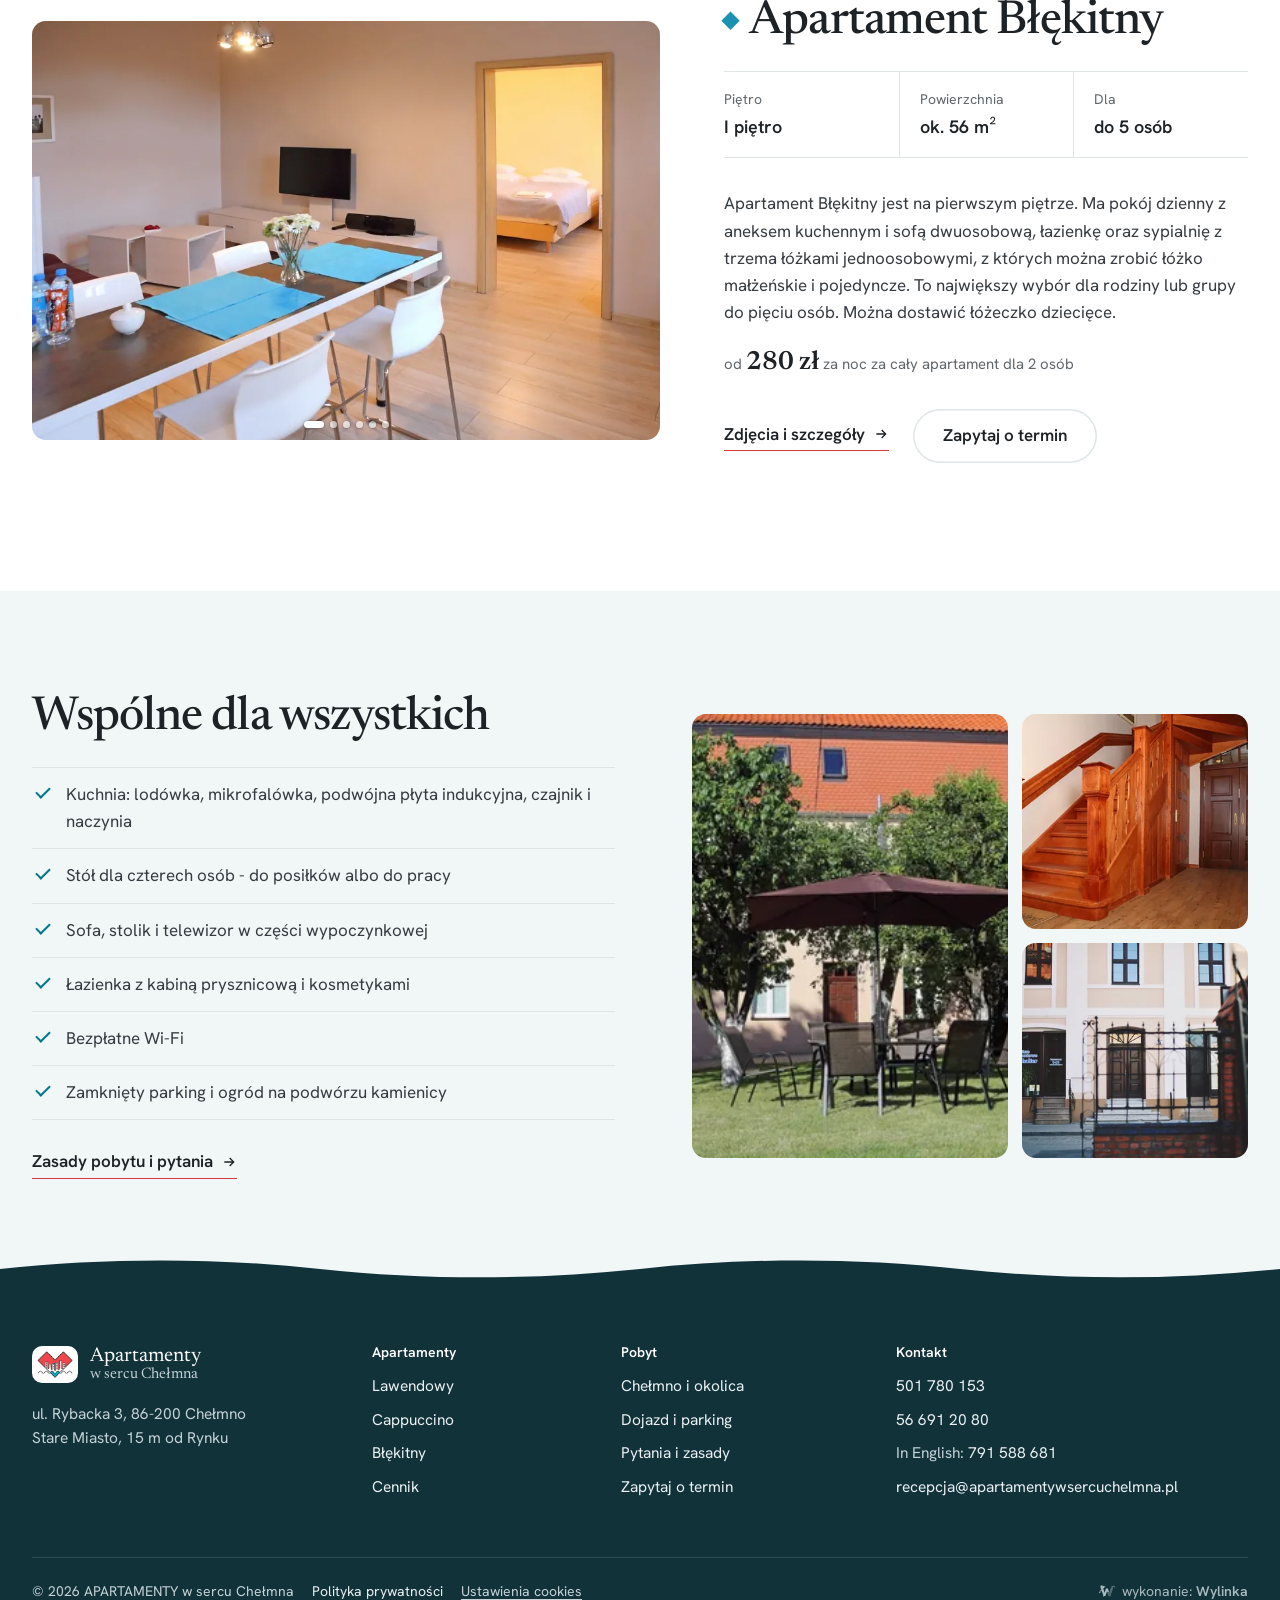
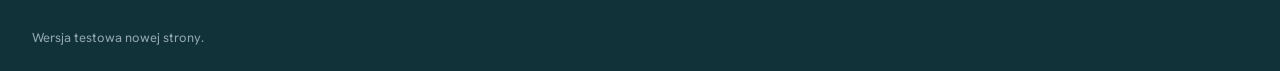
<file: apartamenty/index.html>
<!doctype html>
<html lang="pl">
<head>
<meta charset="utf-8">
<meta name="viewport" content="width=device-width, initial-scale=1, viewport-fit=cover">
<title>Apartamenty w Chełmnie z kuchnią - Lawendowy, Cappuccino, Błękitny</title>
<meta name="description" content="Trzy apartamenty w centrum Chełmna: Lawendowy (parter, 1-3 os.), Cappuccino i Błękitny (I piętro, do 5 os.). Kuchnia, łazienka, Wi-Fi, parking. Ceny od 220 zł za noc.">
<meta name="robots" content="noindex, nofollow">
<link rel="canonical" href="https://apartamentywsercuchelmna.pl/apartamenty/">
<meta property="og:type" content="website">
<meta property="og:locale" content="pl_PL">
<meta property="og:site_name" content="Apartamenty w sercu Chełmna">
<meta property="og:title" content="Apartamenty w Chełmnie z kuchnią - Lawendowy, Cappuccino, Błękitny">
<meta property="og:description" content="Trzy apartamenty w centrum Chełmna: Lawendowy (parter, 1-3 os.), Cappuccino i Błękitny (I piętro, do 5 os.). Kuchnia, łazienka, Wi-Fi, parking. Ceny od 220 zł za noc.">
<meta property="og:url" content="https://apartamentywsercuchelmna.pl/apartamenty/">
<meta property="og:image" content="https://apartamentywsercuchelmna.pl/assets/img/hero-1280.webp">
<meta name="theme-color" content="#ffffff">
<link rel="icon" type="image/png" sizes="64x64" href="../assets/img/favicon-64.png">
<link rel="apple-touch-icon" href="../assets/img/apple-touch-icon.png">
<link rel="preload" href="../assets/fonts/newsreader.woff2" as="font" type="font/woff2" crossorigin>
<link rel="preload" href="../assets/fonts/hanken.woff2" as="font" type="font/woff2" crossorigin>
<link rel="stylesheet" href="../assets/css/site.css?v=9">
<script type="application/ld+json">{"@context":"https://schema.org","@graph":[{"@type":"LodgingBusiness","@id":"https://apartamentywsercuchelmna.pl/#obiekt","name":"APARTAMENTY w sercu Chełmna","url":"https://apartamentywsercuchelmna.pl/","telephone":"+48501780153","email":"recepcja@apartamentywsercuchelmna.pl","image":["https://apartamentywsercuchelmna.pl/assets/img/hero-1600.webp","https://apartamentywsercuchelmna.pl/assets/img/kam-fasada-950.webp"],"logo":"https://apartamentywsercuchelmna.pl/assets/img/logo.png","description":"Trzy apartamenty z kuchnią w kamienicy przy ul. Rybackiej 3, 15 m od Rynku w Chełmnie.","address":{"@type":"PostalAddress","streetAddress":"ul. Rybacka 3","postalCode":"86-200","addressLocality":"Chełmno","addressRegion":"kujawsko-pomorskie","addressCountry":"PL"},"geo":{"@type":"GeoCoordinates","latitude":53.3495547,"longitude":18.421228},"checkinTime":"14:30","checkoutTime":"10:30","numberOfRooms":3,"priceRange":"220-300 zł","currenciesAccepted":"PLN","knowsLanguage":["pl","en"],"smokingAllowed":false,"petsAllowed":"Po wcześniejszym uzgodnieniu","amenityFeature":[{"@type":"LocationFeatureSpecification","name":"Bezpłatne Wi-Fi","value":true},{"@type":"LocationFeatureSpecification","name":"Bezpłatny zamknięty parking","value":true},{"@type":"LocationFeatureSpecification","name":"Kuchnia w każdym apartamencie","value":true},{"@type":"LocationFeatureSpecification","name":"Ogród","value":true},{"@type":"LocationFeatureSpecification","name":"Bezpłatne łóżeczko dziecięce na życzenie","value":true}],"containsPlace":[{"@type":"Apartment","name":"Apartament Lawendowy","url":"https://apartamentywsercuchelmna.pl/apartamenty/lawendowy/"},{"@type":"Apartment","name":"Apartament Cappuccino","url":"https://apartamentywsercuchelmna.pl/apartamenty/cappuccino/"},{"@type":"Apartment","name":"Apartament Błękitny","url":"https://apartamentywsercuchelmna.pl/apartamenty/blekitny/"}]},{"@type":"BreadcrumbList","itemListElement":[{"@type":"ListItem","position":1,"name":"Strona główna","item":"https://apartamentywsercuchelmna.pl/"},{"@type":"ListItem","position":2,"name":"Apartamenty","item":"https://apartamentywsercuchelmna.pl/apartamenty/"}]}]}</script>
</head>
<body>
<a class="skip" href="#tresc">Przejdź do treści</a>
<header class="top">
  <div class="wrap top-in">
    <button class="burger" id="burger" type="button" aria-label="Otwórz menu" aria-expanded="false" aria-controls="menu"><i></i><i></i><i></i></button>
    <a class="marka" href="../" aria-label="Apartamenty w sercu Chełmna - strona główna"><img src="../assets/img/serce.png" alt="" width="111" height="84"><span>Apartamenty<em>w sercu Chełmna</em></span></a>
    <nav class="menu" id="menu" aria-label="Menu główne"><a href="../apartamenty/" aria-current="page">Apartamenty</a><a href="../cennik/">Cennik</a><a href="../chelmno/">Chełmno</a><a href="../dojazd/">Dojazd</a><a href="../pytania/">Pytania</a><a href="../kontakt/">Kontakt</a>
      <div class="menu-kontakt"><a class="btn" href="../kontakt/#zapytanie">Zapytaj o termin</a><p>ul. Rybacka 3, 86-200 Chełmno<br>tel. <a href="tel:+48501780153">501 780 153</a> · <a href="mailto:recepcja@apartamentywsercuchelmna.pl">e-mail</a></p></div>
    </nav>
    <a class="top-tel" href="tel:+48501780153" aria-label="Zadzwoń: 501 780 153"><svg viewBox="0 0 24 24" aria-hidden="true" fill="currentColor"><path d="M6.6 10.8a15.1 15.1 0 0 0 6.6 6.6l2.2-2.2c.3-.3.7-.4 1-.2 1.1.4 2.3.6 3.6.6.6 0 1 .4 1 1V20c0 .6-.4 1-1 1A17 17 0 0 1 3 4c0-.6.4-1 1-1h3.5c.6 0 1 .4 1 1 0 1.3.2 2.5.6 3.6.1.3 0 .7-.2 1z"/></svg><span>501 780 153</span></a>
    <a class="btn top-cta" href="../kontakt/#zapytanie">Zapytaj o termin</a>
  </div>
</header>
<main id="tresc">
<section class="pg"><div class="wrap">
  <p class="okr"><a href="../">Strona główna</a><span>/</span>Apartamenty</p>
  <h1>Apartamenty w Chełmnie</h1>
  <p class="lead">Trzy apartamenty w kamienicy przy ul. Rybackiej 3, 15 m od Rynku. Każdy z kuchnią, łazienką i częścią wypoczynkową, z bezpłatnym Wi-Fi.</p>
</div></section>
<section style="padding-bottom:clamp(48px,6vw,96px)"><div class="wrap"><article class="wiersz" style="--k:#8e7cc3">
      <div class="w-foto"><div class="kar" data-kar><div class="kar-tor" tabindex="0" role="group" aria-roledescription="karuzela" aria-label="Zdjęcia: apartament Lawendowy - przewiń w bok lub użyj strzałek"><a class="kar-sl" href="../apartamenty/lawendowy/" tabindex="-1" draggable="false"><img src="../assets/img/law-salon-960.webp" srcset="../assets/img/law-salon-480.webp 480w, ../assets/img/law-salon-960.webp 960w" sizes="(max-width:900px) calc(100vw - 32px), 680px" width="960" height="587" alt="Pokój dzienny w apartamencie Lawendowym - stół z lawendowymi podkładkami, telewizor i aneks z łóżkiem" loading="lazy" decoding="async"></a><a class="kar-sl" href="../apartamenty/lawendowy/" tabindex="-1" draggable="false"><img src="../assets/img/law-pokoj-950.webp" srcset="../assets/img/law-pokoj-480.webp 480w, ../assets/img/law-pokoj-950.webp 950w" sizes="(max-width:900px) calc(100vw - 32px), 680px" width="950" height="612" alt="Pokój dzienny z sofą, telewizorem i aneksem sypialnianym" loading="lazy" decoding="async"></a><a class="kar-sl" href="../apartamenty/lawendowy/" tabindex="-1" draggable="false"><img src="../assets/img/law-stol-950.webp" srcset="../assets/img/law-stol-480.webp 480w, ../assets/img/law-stol-950.webp 950w" sizes="(max-width:900px) calc(100vw - 32px), 680px" width="950" height="667" alt="Stół dla czterech osób przy oknie" loading="lazy" decoding="async"></a><a class="kar-sl" href="../apartamenty/lawendowy/" tabindex="-1" draggable="false"><img src="../assets/img/law-lozko-950.webp" srcset="../assets/img/law-lozko-480.webp 480w, ../assets/img/law-lozko-950.webp 950w" sizes="(max-width:900px) calc(100vw - 32px), 680px" width="950" height="590" alt="Łóżko jednoosobowe w aneksie sypialnianym" loading="lazy" decoding="async"></a><a class="kar-sl" href="../apartamenty/lawendowy/" tabindex="-1" draggable="false"><img src="../assets/img/law-kuchnia-950.webp" srcset="../assets/img/law-kuchnia-480.webp 480w, ../assets/img/law-kuchnia-950.webp 950w" sizes="(max-width:900px) calc(100vw - 32px), 680px" width="950" height="660" alt="Kuchnia z płytą indukcyjną i drewnianym blatem" loading="lazy" decoding="async"></a><a class="kar-sl" href="../apartamenty/lawendowy/" tabindex="-1" draggable="false"><img src="../assets/img/law-sofa-950.webp" srcset="../assets/img/law-sofa-480.webp 480w, ../assets/img/law-sofa-950.webp 950w" sizes="(max-width:900px) calc(100vw - 32px), 680px" width="950" height="561" alt="Sofa i stolik w części wypoczynkowej" loading="lazy" decoding="async"></a></div><button type="button" class="kar-p" aria-label="Poprzednie zdjęcie" tabindex="-1"><svg viewBox="0 0 24 24" aria-hidden="true" fill="none" stroke="currentColor" stroke-width="2.2" stroke-linecap="round" stroke-linejoin="round"><path d="M15 5l-7 7 7 7"/></svg></button><button type="button" class="kar-n" aria-label="Następne zdjęcie" tabindex="-1"><svg viewBox="0 0 24 24" aria-hidden="true" fill="none" stroke="currentColor" stroke-width="2.2" stroke-linecap="round" stroke-linejoin="round"><path d="M9 5l7 7-7 7"/></svg></button><span class="kar-kropki" aria-hidden="true"><i></i><i></i><i></i><i></i><i></i><i></i></span></div></div>
      <div>
        <h2><i aria-hidden="true"></i>Apartament Lawendowy</h2>
        <dl class="fakty"><div><dt>Piętro</dt><dd>parter</dd></div><div><dt>Powierzchnia</dt><dd>ok. 35 m²</dd></div><div><dt>Dla</dt><dd>1-3 osoby</dd></div></dl>
        <p>Apartament Lawendowy jest na parterze. Ma osobną kuchnię, łazienkę z kabiną prysznicową i pokój dzienny z sofą dwuosobową oraz aneksem sypialnianym z łóżkiem jednoosobowym. Najwygodniej będzie tu jednej lub dwóm osobom, maksymalnie mieszczą się trzy.</p>
        <p class="cena">od <b>220 zł</b> za noc za cały apartament dla 2 osób</p>
        <div class="w-akcje"><a class="link-str" href="../apartamenty/lawendowy/">Zdjęcia i szczegóły <svg viewBox="0 0 24 24" aria-hidden="true" fill="none" stroke="currentColor" stroke-width="2"><path d="M5 12h14M13 6l6 6-6 6"/></svg></a><a class="btn btn-jasny" href="../kontakt/?apartament=lawendowy#zapytanie">Zapytaj o termin</a></div>
      </div>
    </article><article class="wiersz" style="--k:#9b6a4c">
      <div class="w-foto"><div class="kar" data-kar><div class="kar-tor" tabindex="0" role="group" aria-roledescription="karuzela" aria-label="Zdjęcia: apartament Cappuccino - przewiń w bok lub użyj strzałek"><a class="kar-sl" href="../apartamenty/cappuccino/" tabindex="-1" draggable="false"><img src="../assets/img/cap-salon-950.webp" srcset="../assets/img/cap-salon-480.webp 480w, ../assets/img/cap-salon-950.webp 950w" sizes="(max-width:900px) calc(100vw - 32px), 680px" width="950" height="633" alt="Pokój dzienny w apartamencie Cappuccino - czerwona kanapa, stolik i telewizor" loading="lazy" decoding="async"></a><a class="kar-sl" href="../apartamenty/cappuccino/" tabindex="-1" draggable="false"><img src="../assets/img/cap-sypialnia-950.webp" srcset="../assets/img/cap-sypialnia-480.webp 480w, ../assets/img/cap-sypialnia-950.webp 950w" sizes="(max-width:900px) calc(100vw - 32px), 680px" width="950" height="645" alt="Sypialnia z dwoma połączonymi łóżkami i lampkami nocnymi" loading="lazy" decoding="async"></a><a class="kar-sl" href="../apartamenty/cappuccino/" tabindex="-1" draggable="false"><img src="../assets/img/cap-kuchnia-950.webp" srcset="../assets/img/cap-kuchnia-480.webp 480w, ../assets/img/cap-kuchnia-950.webp 950w" sizes="(max-width:900px) calc(100vw - 32px), 680px" width="950" height="633" alt="Jasna kuchnia przy oknie w apartamencie Cappuccino" loading="lazy" decoding="async"></a><a class="kar-sl" href="../apartamenty/cappuccino/" tabindex="-1" draggable="false"><img src="../assets/img/cap-sofa-950.webp" srcset="../assets/img/cap-sofa-480.webp 480w, ../assets/img/cap-sofa-950.webp 950w" sizes="(max-width:900px) calc(100vw - 32px), 680px" width="950" height="542" alt="Kanapa i stolik w pokoju dziennym" loading="lazy" decoding="async"></a><a class="kar-sl" href="../apartamenty/cappuccino/" tabindex="-1" draggable="false"><img src="../assets/img/cap-stol-950.webp" srcset="../assets/img/cap-stol-480.webp 480w, ../assets/img/cap-stol-950.webp 950w" sizes="(max-width:900px) calc(100vw - 32px), 680px" width="950" height="633" alt="Stół przy oknie i przejście do sypialni" loading="lazy" decoding="async"></a><a class="kar-sl" href="../apartamenty/cappuccino/" tabindex="-1" draggable="false"><img src="../assets/img/cap-okno-950.webp" srcset="../assets/img/cap-okno-480.webp 480w, ../assets/img/cap-okno-950.webp 950w" sizes="(max-width:900px) calc(100vw - 32px), 680px" width="950" height="633" alt="Stół z krzesłami przy oknie z widokiem na wieżę kościoła" loading="lazy" decoding="async"></a></div><button type="button" class="kar-p" aria-label="Poprzednie zdjęcie" tabindex="-1"><svg viewBox="0 0 24 24" aria-hidden="true" fill="none" stroke="currentColor" stroke-width="2.2" stroke-linecap="round" stroke-linejoin="round"><path d="M15 5l-7 7 7 7"/></svg></button><button type="button" class="kar-n" aria-label="Następne zdjęcie" tabindex="-1"><svg viewBox="0 0 24 24" aria-hidden="true" fill="none" stroke="currentColor" stroke-width="2.2" stroke-linecap="round" stroke-linejoin="round"><path d="M9 5l7 7-7 7"/></svg></button><span class="kar-kropki" aria-hidden="true"><i></i><i></i><i></i><i></i><i></i><i></i></span></div></div>
      <div>
        <h2><i aria-hidden="true"></i>Apartament Cappuccino</h2>
        <dl class="fakty"><div><dt>Piętro</dt><dd>I piętro</dd></div><div><dt>Powierzchnia</dt><dd>ok. 56 m²</dd></div><div><dt>Dla</dt><dd>2-4 osoby + dziecko</dd></div></dl>
        <p>Apartament Cappuccino jest na pierwszym piętrze. Ma kuchnię, łazienkę, pokój dzienny z kanapą dwuosobową i osobną sypialnię z dwoma łóżkami jednoosobowymi, które można połączyć w łóżko małżeńskie. Jest miejsce na łóżeczko dla małego dziecka.</p>
        <p class="cena">od <b>300 zł</b> za noc za cały apartament dla 2 osób</p>
        <div class="w-akcje"><a class="link-str" href="../apartamenty/cappuccino/">Zdjęcia i szczegóły <svg viewBox="0 0 24 24" aria-hidden="true" fill="none" stroke="currentColor" stroke-width="2"><path d="M5 12h14M13 6l6 6-6 6"/></svg></a><a class="btn btn-jasny" href="../kontakt/?apartament=cappuccino#zapytanie">Zapytaj o termin</a></div>
      </div>
    </article><article class="wiersz" style="--k:#1b93b0">
      <div class="w-foto"><div class="kar" data-kar><div class="kar-tor" tabindex="0" role="group" aria-roledescription="karuzela" aria-label="Zdjęcia: apartament Błękitny - przewiń w bok lub użyj strzałek"><a class="kar-sl" href="../apartamenty/blekitny/" tabindex="-1" draggable="false"><img src="../assets/img/ble-salon-950.webp" srcset="../assets/img/ble-salon-480.webp 480w, ../assets/img/ble-salon-950.webp 950w" sizes="(max-width:900px) calc(100vw - 32px), 680px" width="950" height="704" alt="Pokój dzienny w apartamencie Błękitnym - stół z niebieskimi bieżnikami i widok na sypialnię" loading="lazy" decoding="async"></a><a class="kar-sl" href="../apartamenty/blekitny/" tabindex="-1" draggable="false"><img src="../assets/img/ble-sypialnia-950.webp" srcset="../assets/img/ble-sypialnia-480.webp 480w, ../assets/img/ble-sypialnia-950.webp 950w" sizes="(max-width:900px) calc(100vw - 32px), 680px" width="950" height="584" alt="Sypialnia z łóżkami i lampkami nocnymi" loading="lazy" decoding="async"></a><a class="kar-sl" href="../apartamenty/blekitny/" tabindex="-1" draggable="false"><img src="../assets/img/ble-sofa-950.webp" srcset="../assets/img/ble-sofa-480.webp 480w, ../assets/img/ble-sofa-950.webp 950w" sizes="(max-width:900px) calc(100vw - 32px), 680px" width="950" height="622" alt="Wysoki stół z krzesłami i sofa w pokoju dziennym" loading="lazy" decoding="async"></a><a class="kar-sl" href="../apartamenty/blekitny/" tabindex="-1" draggable="false"><img src="../assets/img/ble-kuchnia-950.webp" srcset="../assets/img/ble-kuchnia-480.webp 480w, ../assets/img/ble-kuchnia-950.webp 950w" sizes="(max-width:900px) calc(100vw - 32px), 680px" width="950" height="633" alt="Aneks kuchenny z barem i widok na sypialnię" loading="lazy" decoding="async"></a><a class="kar-sl" href="../apartamenty/blekitny/" tabindex="-1" draggable="false"><img src="../assets/img/ble-stol-950.webp" srcset="../assets/img/ble-stol-480.webp 480w, ../assets/img/ble-stol-950.webp 950w" sizes="(max-width:900px) calc(100vw - 32px), 680px" width="950" height="653" alt="Stół z niebieskimi bieżnikami i sofa" loading="lazy" decoding="async"></a><a class="kar-sl" href="../apartamenty/blekitny/" tabindex="-1" draggable="false"><img src="../assets/img/ble-okno-950.webp" srcset="../assets/img/ble-okno-480.webp 480w, ../assets/img/ble-okno-950.webp 950w" sizes="(max-width:900px) calc(100vw - 32px), 680px" width="950" height="633" alt="Pokój dzienny z dużym oknem" loading="lazy" decoding="async"></a></div><button type="button" class="kar-p" aria-label="Poprzednie zdjęcie" tabindex="-1"><svg viewBox="0 0 24 24" aria-hidden="true" fill="none" stroke="currentColor" stroke-width="2.2" stroke-linecap="round" stroke-linejoin="round"><path d="M15 5l-7 7 7 7"/></svg></button><button type="button" class="kar-n" aria-label="Następne zdjęcie" tabindex="-1"><svg viewBox="0 0 24 24" aria-hidden="true" fill="none" stroke="currentColor" stroke-width="2.2" stroke-linecap="round" stroke-linejoin="round"><path d="M9 5l7 7-7 7"/></svg></button><span class="kar-kropki" aria-hidden="true"><i></i><i></i><i></i><i></i><i></i><i></i></span></div></div>
      <div>
        <h2><i aria-hidden="true"></i>Apartament Błękitny</h2>
        <dl class="fakty"><div><dt>Piętro</dt><dd>I piętro</dd></div><div><dt>Powierzchnia</dt><dd>ok. 56 m²</dd></div><div><dt>Dla</dt><dd>do 5 osób</dd></div></dl>
        <p>Apartament Błękitny jest na pierwszym piętrze. Ma pokój dzienny z aneksem kuchennym i sofą dwuosobową, łazienkę oraz sypialnię z trzema łóżkami jednoosobowymi, z których można zrobić łóżko małżeńskie i pojedyncze. To największy wybór dla rodziny lub grupy do pięciu osób. Można dostawić łóżeczko dziecięce.</p>
        <p class="cena">od <b>280 zł</b> za noc za cały apartament dla 2 osób</p>
        <div class="w-akcje"><a class="link-str" href="../apartamenty/blekitny/">Zdjęcia i szczegóły <svg viewBox="0 0 24 24" aria-hidden="true" fill="none" stroke="currentColor" stroke-width="2"><path d="M5 12h14M13 6l6 6-6 6"/></svg></a><a class="btn btn-jasny" href="../kontakt/?apartament=blekitny#zapytanie">Zapytaj o termin</a></div>
      </div>
    </article></div></section>
<section class="sek sek-tlo"><div class="wrap dwie">
  <div class="tekst">
    <h2>Wspólne dla wszystkich</h2>
    <ul class="lista"><li>Kuchnia: lodówka, mikrofalówka, podwójna płyta indukcyjna, czajnik i naczynia</li><li>Stół dla czterech osób - do posiłków albo do pracy</li><li>Sofa, stolik i telewizor w części wypoczynkowej</li><li>Łazienka z kabiną prysznicową i kosmetykami</li><li>Bezpłatne Wi-Fi</li><li>Zamknięty parking i ogród na podwórzu kamienicy</li></ul>
    <a class="link-str" href="../pytania/">Zasady pobytu i pytania <svg viewBox="0 0 24 24" aria-hidden="true" fill="none" stroke="currentColor" stroke-width="2"><path d="M5 12h14M13 6l6 6-6 6"/></svg></a>
  </div>
  <div class="mozaika">
    <figure><img src="../assets/img/ogr-parasol-950.webp" srcset="../assets/img/ogr-parasol-480.webp 480w, ../assets/img/ogr-parasol-950.webp 950w" sizes="(max-width:900px) 100vw, 360px" width="950" height="633" alt="Ogród na podwórzu kamienicy ze stołem pod parasolem" loading="lazy" decoding="async"></figure>
    <figure><img src="../assets/img/kam-schody-950.webp" srcset="../assets/img/kam-schody-480.webp 480w, ../assets/img/kam-schody-950.webp 950w" sizes="(max-width:900px) 50vw, 260px" width="950" height="642" alt="Drewniane schody w kamienicy" loading="lazy" decoding="async"></figure>
    <figure><img src="../assets/img/kam-wejscie-950.webp" srcset="../assets/img/kam-wejscie-480.webp 480w, ../assets/img/kam-wejscie-950.webp 950w" sizes="(max-width:900px) 50vw, 260px" width="950" height="634" alt="Wejście do kamienicy od ul. Rybackiej" loading="lazy" decoding="async"></figure>
  </div>
</div></section>
</main>
<footer class="stopka">
  <svg class="fala fala-st" style="color:#12323a" viewBox="0 0 1440 40" preserveAspectRatio="none" aria-hidden="true" focusable="false"><path d="M0 22 C 120 6, 240 6, 360 22 S 600 38, 720 22 S 960 6, 1080 22 S 1320 38, 1440 22 V40 H0Z"/></svg>
  <div class="wrap">
    <div class="st-gora">
      <div>
        <a class="st-marka" href="../"><img src="../assets/img/serce.png" alt="" width="111" height="84" loading="lazy"><span>Apartamenty<em>w sercu Chełmna</em></span></a>
        <p>ul. Rybacka 3, 86-200 Chełmno<br>Stare Miasto, 15 m od Rynku</p>
      </div>
      <div><h2>Apartamenty</h2><ul>
        <li><a href="../apartamenty/lawendowy/">Lawendowy</a></li><li><a href="../apartamenty/cappuccino/">Cappuccino</a></li>
        <li><a href="../apartamenty/blekitny/">Błękitny</a></li><li><a href="../cennik/">Cennik</a></li></ul></div>
      <div><h2>Pobyt</h2><ul>
        <li><a href="../chelmno/">Chełmno i okolica</a></li><li><a href="../dojazd/">Dojazd i parking</a></li>
        <li><a href="../pytania/">Pytania i zasady</a></li><li><a href="../kontakt/#zapytanie">Zapytaj o termin</a></li></ul></div>
      <div><h2>Kontakt</h2><ul>
        <li><a href="tel:+48501780153">501 780 153</a></li><li><a href="tel:+48566912080">56 691 20 80</a></li>
        <li>In English: <a href="tel:+48791588681">791 588 681</a></li><li><a href="mailto:recepcja@apartamentywsercuchelmna.pl">recepcja@apartamentywsercuchelmna.pl</a></li></ul></div>
    </div>
    <div class="st-dol">
      <p><span>© 2026 APARTAMENTY w sercu Chełmna</span><a href="../polityka-prywatnosci/">Polityka prywatności</a><button type="button" class="st-ck" data-ck-otworz>Ustawienia cookies</button></p>
      <p><a class="wylinka-badge" href="https://wylinka.pl/?utm_source=apartamentywsercuchelmna.pl&amp;utm_medium=stopka&amp;utm_campaign=wykonanie" rel="noopener" title="Strona wykonana przez Wylinka"><svg viewBox="0 0 64 64" aria-hidden="true" focusable="false" fill="currentColor"><path d="M9.8 22.8l-1.2-7.9 2.2-3.7 15.5 4.6-.5 1.5-7.2 5.5 4.7 15.6 5-15.6 7 0 4.1 12.7-4.2-.9-2.6 1.8-.8-2.2-5.3 15.6-4.3 0 .4 .2-2.1 2.8-1.3-1.1 1.1-1.4-3.1 .2-.1-1.7 2.2-.1-5.7-16.5-4.8 .6-.8 3.1 0 .5-.3 .5 .8 2.2-1.6 .5-.4-1.3-.8 1.6-1.5-.8 .8-1.6-1.4 .6-.6-1.6 2.3-.8 .2-.4 1.3-4.8 5.9-.8-2.4-6.9zM15.2 13.7l-.1-.4-.4 .8-.1 .8 .1 1 .1 .4 .3 .7 .3-.9 .1-.7 0-.8z"/><path class="wy-pod" d="M37.1 49.8l-4.5-13.3 2.6-1.8 4.2 .9 .9 2.8 3-9.7 0-.5 .1-.8 3.2-8.4 .5-1 .6-1 .9-1.1 1.3-1 1.1-.7 1.4-.5 1.4-.3 .7 0 .9 0 1.2 .3 1.4 .6 .8 .5 .7 .7 .6 .7 .5 .9 .3 .9 .1 .9 0 .8-.2 .9-.5 .9-.5 .6-.7 .5-.7 .3-.1-.1 0-.1 .5-.5 .3-.7 .2-.5 0-.6-.1-.6-.3-.7-.4-.5-.4-.4-.5-.3-.6-.3-.7 0-.7 .1-.6 .1-.5 .4-.5 .5-.3 .5-.2 .7-.1 1.5-1.4 5.1-.8 3.3-.3 .7-.5 .7-6 17.5 1.9 .1-.1 1.7-3.1-.2 1.1 1.4-1.3 1.1-2.1-2.8 .4-.2z"/><path class="wy-old" d="M40.8 50l.4-.2-4.1 0-4.2-12.5 2.5-1.7 4.3 .9 .6 1.9 .6-1.6 0-.3 2.4-7.8 0-.5 .1-.8 3.2-8.4 .4-.8 .6-.9 .9-1.2 .9-.9 1.3-.8 1.4-.6 1.2-.3 1.4-.1 1.3 .1 .6 .2 .8 .3 1.1 .6 .9 .7 .7 .9 .5 .9 .3 .9 .1 1.1-.1 .9-.3 .9-.4 .7-.6 .7-.6 .4-.6 .2-.1-.1 0-.1 .5-.5 .3-.7 .2-.5 0-.5-.1-.6-.2-.6-.3-.5-.4-.5-.5-.3-.6-.3-.7-.1-.6 0-.6 .1-.6 .3-.6 .5-.3 .4-.2 .5-.1 .5-.1 1.5-1.4 5.1-.8 3.3-.3 .7-.5 .7-6 17.5 1.9 .1-.1 1.7-3.1-.2 1.1 1.4-1.3 1.1zM49.6 17.1l.6 1.7-1.5 1.9 .4 .4 1.8-2.1-.7-2.1zM48.1 28.3l.5 1.8-1.7 1.8 .4 .4 1.9-2-.6-2.2zM37.9 41.7l1.7-1.5-.4-.4-1.7 1.4zM42.6 38.7l-1.5 2.8 1.1 2-1.3 2.6 .5 .2 1.5-2.8-1.1-2 1.4-2.5z"/></svg><span>wykonanie: <b>Wylinka</b></span></a></p>
    </div>
    <p class="st-test">Wersja testowa nowej strony.</p>
  </div>
</footer>
<div class="mob" id="mob">
  <a class="mob-tel" href="tel:+48501780153"><svg viewBox="0 0 24 24" aria-hidden="true" fill="currentColor"><path d="M6.6 10.8a15.1 15.1 0 0 0 6.6 6.6l2.2-2.2c.3-.3.7-.4 1-.2 1.1.4 2.3.6 3.6.6.6 0 1 .4 1 1V20c0 .6-.4 1-1 1A17 17 0 0 1 3 4c0-.6.4-1 1-1h3.5c.6 0 1 .4 1 1 0 1.3.2 2.5.6 3.6.1.3 0 .7-.2 1z"/></svg>Zadzwoń</a>
  <a class="mob-cta" href="../kontakt/#zapytanie">Zapytaj o termin</a>
</div>
<div class="lb" id="lb" hidden role="dialog" aria-modal="true" aria-label="Galeria zdjęć">
  <p class="lb-l"></p>
  <button type="button" class="lb-x" aria-label="Zamknij galerię"><svg viewBox="0 0 24 24"><path d="M6 6l12 12M18 6L6 18"/></svg></button>
  <button type="button" class="lb-p" aria-label="Poprzednie zdjęcie"><svg viewBox="0 0 24 24"><path d="M15 5l-7 7 7 7"/></svg></button>
  <figure><img alt=""><figcaption></figcaption></figure>
  <button type="button" class="lb-n" aria-label="Następne zdjęcie"><svg viewBox="0 0 24 24"><path d="M9 5l7 7-7 7"/></svg></button>
</div>
<div class="ck" id="ck" hidden role="dialog" aria-label="Ustawienia plików cookies">
  <p class="ck-t">Strona używa plików cookies niezbędnych do działania i zapamiętania Twojego wyboru. Osadzona mapa Google może zapisywać własne pliki cookies. <a href="../polityka-prywatnosci/#cookies">Polityka prywatności</a></p>
  <div class="ck-ust" hidden>
    <label><input type="checkbox" checked disabled> <span><b>Niezbędne</b> - zapamiętanie wyboru, zawsze włączone</span></label>
    <label><input type="checkbox" data-ck-kat="mapy" checked> <span><b>Mapy Google</b> - mapa dojazdu na stronie Dojazd</span></label>
  </div>
  <div class="ck-btn"><button type="button" class="ck-b ck-ustaw" data-ck="ustawienia">Ustawienia</button><button type="button" class="ck-b" data-ck="niezbedne">Tylko niezbędne</button><button type="button" class="ck-b ck-ok" data-ck="wszystkie">Akceptuję wszystkie</button></div>
</div>
<script src="../assets/js/site.js?v=9" defer></script>
<script src="../assets/js/ck.js?v=9" defer></script>
</body>
</html>
</file>
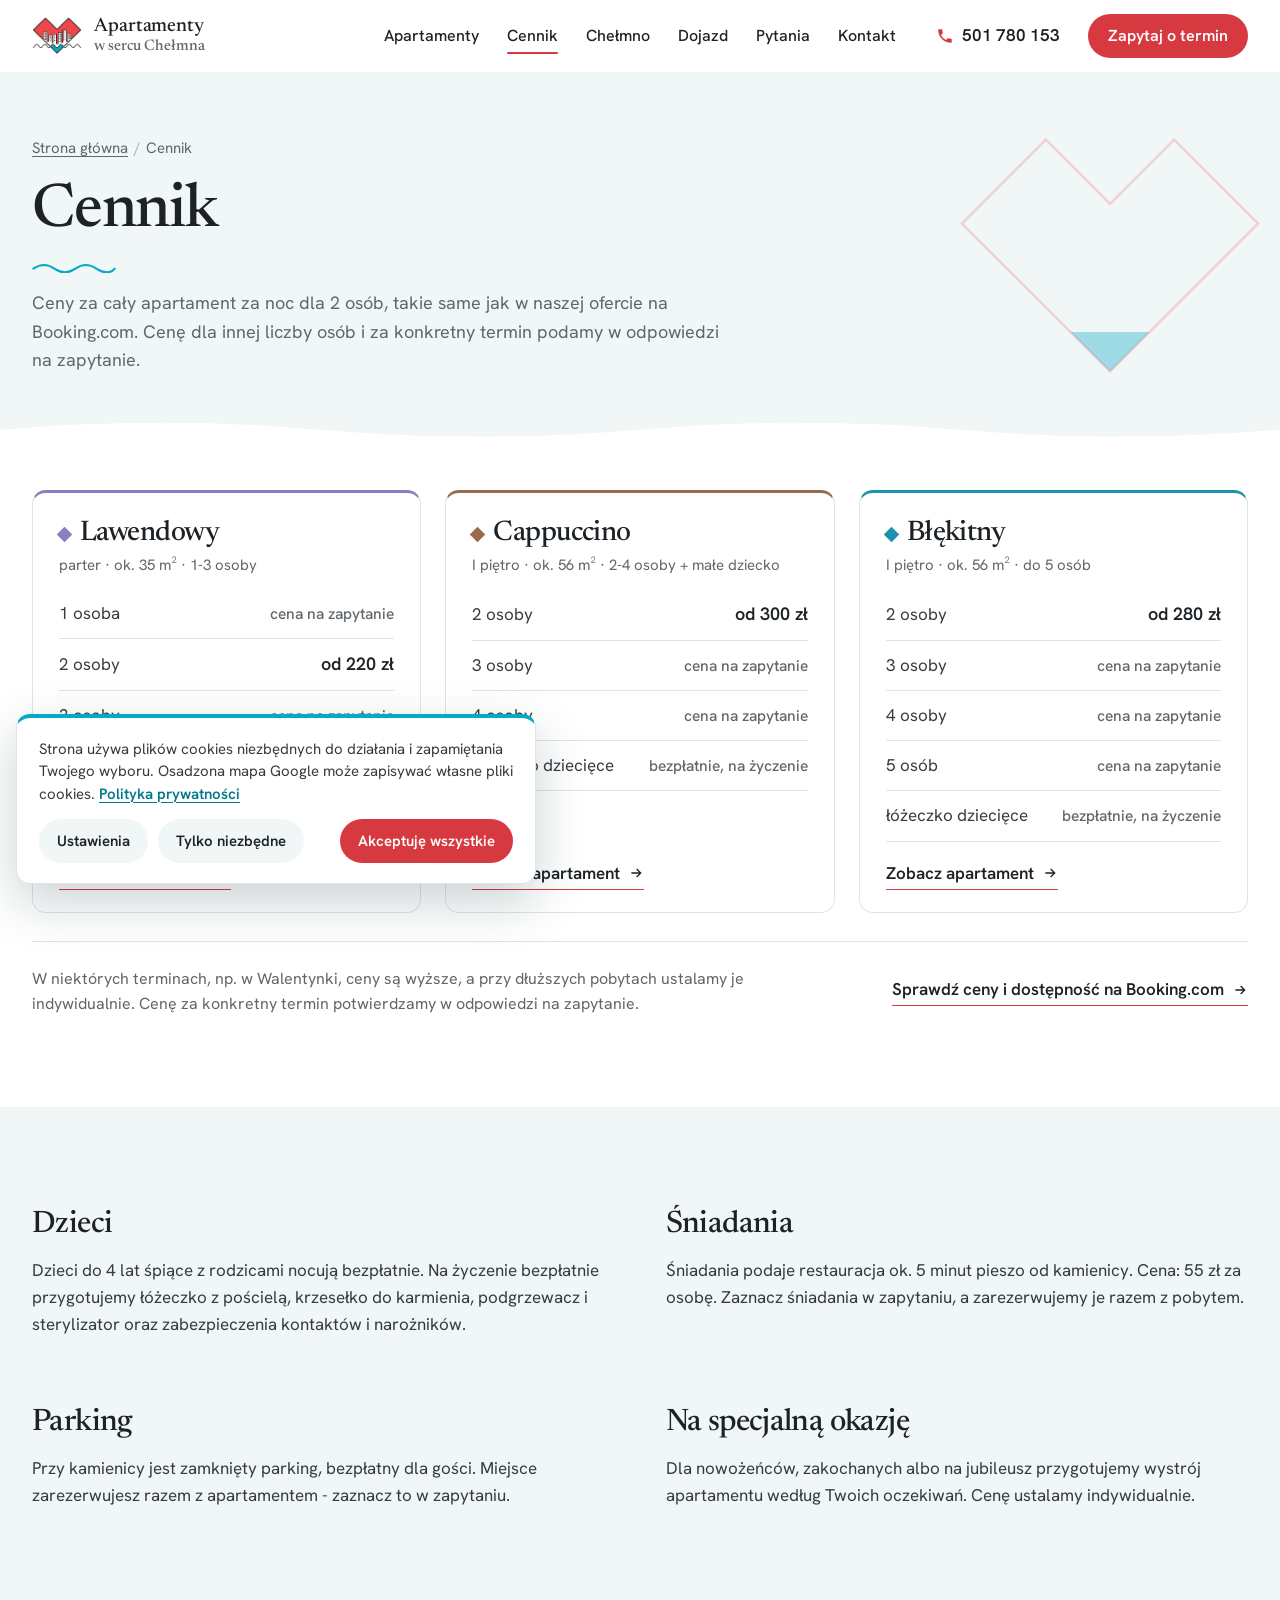
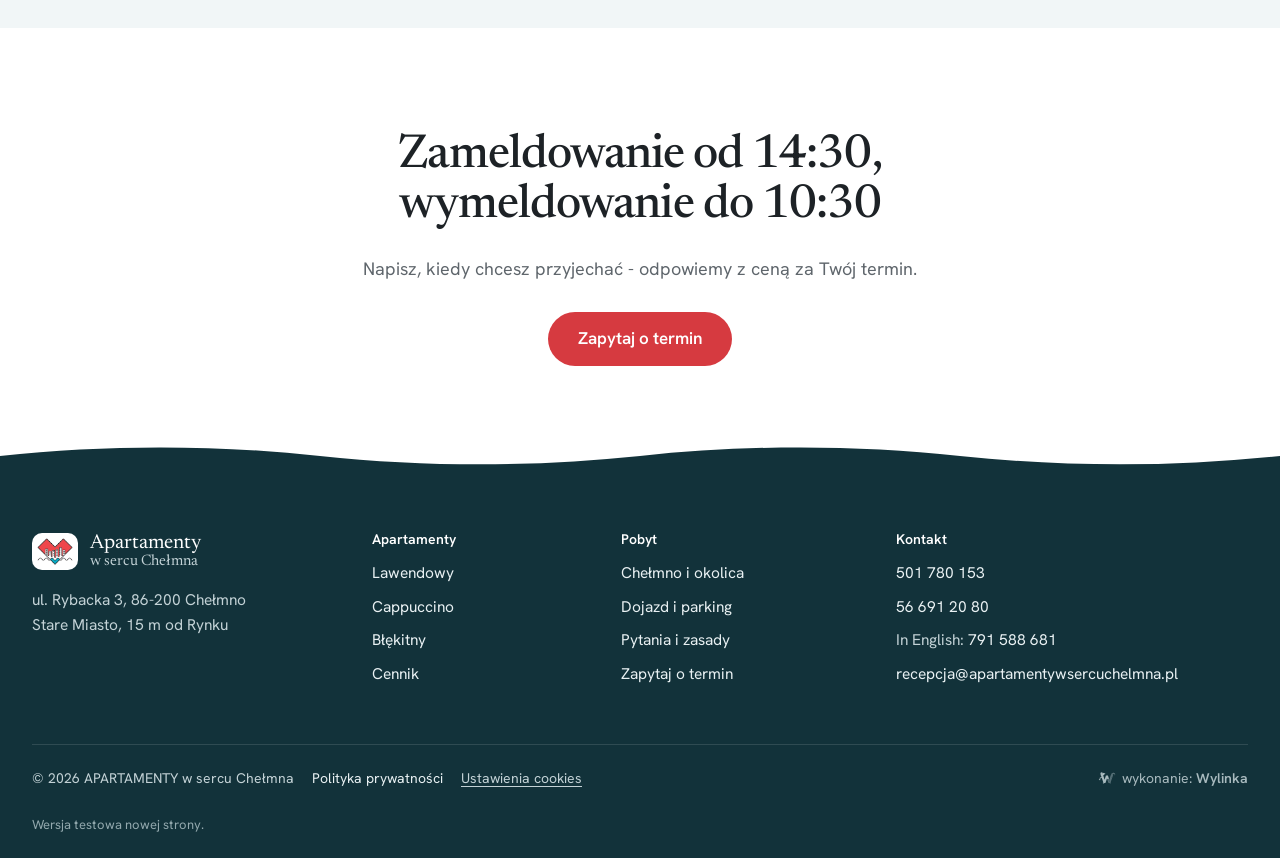
<file: cennik/index.html>
<!doctype html>
<html lang="pl">
<head>
<meta charset="utf-8">
<meta name="viewport" content="width=device-width, initial-scale=1, viewport-fit=cover">
<title>Cennik - Apartamenty w sercu Chełmna, noclegi od 220 zł za noc</title>
<meta name="description" content="Ceny apartamentów w centrum Chełmna za noc: Lawendowy od 220 zł, Błękitny od 280 zł, Cappuccino od 300 zł. Ceny dla 2 osób. Bezpłatny parking i łóżeczko, śniadania 55 zł za osobę.">
<meta name="robots" content="noindex, nofollow">
<link rel="canonical" href="https://apartamentywsercuchelmna.pl/cennik/">
<meta property="og:type" content="website">
<meta property="og:locale" content="pl_PL">
<meta property="og:site_name" content="Apartamenty w sercu Chełmna">
<meta property="og:title" content="Cennik - Apartamenty w sercu Chełmna, noclegi od 220 zł za noc">
<meta property="og:description" content="Ceny apartamentów w centrum Chełmna za noc: Lawendowy od 220 zł, Błękitny od 280 zł, Cappuccino od 300 zł. Ceny dla 2 osób. Bezpłatny parking i łóżeczko, śniadania 55 zł za osobę.">
<meta property="og:url" content="https://apartamentywsercuchelmna.pl/cennik/">
<meta property="og:image" content="https://apartamentywsercuchelmna.pl/assets/img/hero-1280.webp">
<meta name="theme-color" content="#ffffff">
<link rel="icon" type="image/png" sizes="64x64" href="../assets/img/favicon-64.png">
<link rel="apple-touch-icon" href="../assets/img/apple-touch-icon.png">
<link rel="preload" href="../assets/fonts/newsreader.woff2" as="font" type="font/woff2" crossorigin>
<link rel="preload" href="../assets/fonts/hanken.woff2" as="font" type="font/woff2" crossorigin>
<link rel="stylesheet" href="../assets/css/site.css?v=9">
<script type="application/ld+json">{"@context":"https://schema.org","@graph":[{"@type":"LodgingBusiness","@id":"https://apartamentywsercuchelmna.pl/#obiekt","name":"APARTAMENTY w sercu Chełmna","url":"https://apartamentywsercuchelmna.pl/","telephone":"+48501780153","email":"recepcja@apartamentywsercuchelmna.pl","image":["https://apartamentywsercuchelmna.pl/assets/img/hero-1600.webp","https://apartamentywsercuchelmna.pl/assets/img/kam-fasada-950.webp"],"logo":"https://apartamentywsercuchelmna.pl/assets/img/logo.png","description":"Trzy apartamenty z kuchnią w kamienicy przy ul. Rybackiej 3, 15 m od Rynku w Chełmnie.","address":{"@type":"PostalAddress","streetAddress":"ul. Rybacka 3","postalCode":"86-200","addressLocality":"Chełmno","addressRegion":"kujawsko-pomorskie","addressCountry":"PL"},"geo":{"@type":"GeoCoordinates","latitude":53.3495547,"longitude":18.421228},"checkinTime":"14:30","checkoutTime":"10:30","numberOfRooms":3,"priceRange":"220-300 zł","currenciesAccepted":"PLN","knowsLanguage":["pl","en"],"smokingAllowed":false,"petsAllowed":"Po wcześniejszym uzgodnieniu","amenityFeature":[{"@type":"LocationFeatureSpecification","name":"Bezpłatne Wi-Fi","value":true},{"@type":"LocationFeatureSpecification","name":"Bezpłatny zamknięty parking","value":true},{"@type":"LocationFeatureSpecification","name":"Kuchnia w każdym apartamencie","value":true},{"@type":"LocationFeatureSpecification","name":"Ogród","value":true},{"@type":"LocationFeatureSpecification","name":"Bezpłatne łóżeczko dziecięce na życzenie","value":true}],"containsPlace":[{"@type":"Apartment","name":"Apartament Lawendowy","url":"https://apartamentywsercuchelmna.pl/apartamenty/lawendowy/"},{"@type":"Apartment","name":"Apartament Cappuccino","url":"https://apartamentywsercuchelmna.pl/apartamenty/cappuccino/"},{"@type":"Apartment","name":"Apartament Błękitny","url":"https://apartamentywsercuchelmna.pl/apartamenty/blekitny/"}]},{"@type":"BreadcrumbList","itemListElement":[{"@type":"ListItem","position":1,"name":"Strona główna","item":"https://apartamentywsercuchelmna.pl/"},{"@type":"ListItem","position":2,"name":"Cennik","item":"https://apartamentywsercuchelmna.pl/cennik/"}]}]}</script>
</head>
<body>
<a class="skip" href="#tresc">Przejdź do treści</a>
<header class="top">
  <div class="wrap top-in">
    <button class="burger" id="burger" type="button" aria-label="Otwórz menu" aria-expanded="false" aria-controls="menu"><i></i><i></i><i></i></button>
    <a class="marka" href="../" aria-label="Apartamenty w sercu Chełmna - strona główna"><img src="../assets/img/serce.png" alt="" width="111" height="84"><span>Apartamenty<em>w sercu Chełmna</em></span></a>
    <nav class="menu" id="menu" aria-label="Menu główne"><a href="../apartamenty/">Apartamenty</a><a href="../cennik/" aria-current="page">Cennik</a><a href="../chelmno/">Chełmno</a><a href="../dojazd/">Dojazd</a><a href="../pytania/">Pytania</a><a href="../kontakt/">Kontakt</a>
      <div class="menu-kontakt"><a class="btn" href="../kontakt/#zapytanie">Zapytaj o termin</a><p>ul. Rybacka 3, 86-200 Chełmno<br>tel. <a href="tel:+48501780153">501 780 153</a> · <a href="mailto:recepcja@apartamentywsercuchelmna.pl">e-mail</a></p></div>
    </nav>
    <a class="top-tel" href="tel:+48501780153" aria-label="Zadzwoń: 501 780 153"><svg viewBox="0 0 24 24" aria-hidden="true" fill="currentColor"><path d="M6.6 10.8a15.1 15.1 0 0 0 6.6 6.6l2.2-2.2c.3-.3.7-.4 1-.2 1.1.4 2.3.6 3.6.6.6 0 1 .4 1 1V20c0 .6-.4 1-1 1A17 17 0 0 1 3 4c0-.6.4-1 1-1h3.5c.6 0 1 .4 1 1 0 1.3.2 2.5.6 3.6.1.3 0 .7-.2 1z"/></svg><span>501 780 153</span></a>
    <a class="btn top-cta" href="../kontakt/#zapytanie">Zapytaj o termin</a>
  </div>
</header>
<main id="tresc">
<section class="pg"><div class="wrap">
  <p class="okr"><a href="../">Strona główna</a><span>/</span>Cennik</p>
  <h1>Cennik</h1>
  <p class="lead">Ceny za cały apartament za noc dla 2 osób, takie same jak w naszej ofercie na Booking.com. Cenę dla innej liczby osób i za konkretny termin podamy w odpowiedzi na zapytanie.</p>
</div></section>
<section style="padding-bottom:clamp(56px,7vw,104px)"><div class="wrap"><div class="cennik"><div class="cen" style="--k:#8e7cc3">
      <h2><i aria-hidden="true"></i>Lawendowy</h2>
      <p>parter · ok. 35 m² · 1-3 osoby</p>
      <dl class="ceny"><div class="dod"><dt>1 osoba</dt><dd>cena na zapytanie</dd></div><div><dt>2 osoby</dt><dd>od 220 zł</dd></div><div class="dod"><dt>3 osoby</dt><dd>cena na zapytanie</dd></div></dl>
      <a class="link-str" href="../apartamenty/lawendowy/">Zobacz apartament <svg viewBox="0 0 24 24" aria-hidden="true" fill="none" stroke="currentColor" stroke-width="2"><path d="M5 12h14M13 6l6 6-6 6"/></svg></a>
    </div><div class="cen" style="--k:#9b6a4c">
      <h2><i aria-hidden="true"></i>Cappuccino</h2>
      <p>I piętro · ok. 56 m² · 2-4 osoby + małe dziecko</p>
      <dl class="ceny"><div><dt>2 osoby</dt><dd>od 300 zł</dd></div><div class="dod"><dt>3 osoby</dt><dd>cena na zapytanie</dd></div><div class="dod"><dt>4 osoby</dt><dd>cena na zapytanie</dd></div><div class="dod"><dt>łóżeczko dziecięce</dt><dd>bezpłatnie, na życzenie</dd></div></dl>
      <a class="link-str" href="../apartamenty/cappuccino/">Zobacz apartament <svg viewBox="0 0 24 24" aria-hidden="true" fill="none" stroke="currentColor" stroke-width="2"><path d="M5 12h14M13 6l6 6-6 6"/></svg></a>
    </div><div class="cen" style="--k:#1b93b0">
      <h2><i aria-hidden="true"></i>Błękitny</h2>
      <p>I piętro · ok. 56 m² · do 5 osób</p>
      <dl class="ceny"><div><dt>2 osoby</dt><dd>od 280 zł</dd></div><div class="dod"><dt>3 osoby</dt><dd>cena na zapytanie</dd></div><div class="dod"><dt>4 osoby</dt><dd>cena na zapytanie</dd></div><div class="dod"><dt>5 osób</dt><dd>cena na zapytanie</dd></div><div class="dod"><dt>łóżeczko dziecięce</dt><dd>bezpłatnie, na życzenie</dd></div></dl>
      <a class="link-str" href="../apartamenty/blekitny/">Zobacz apartament <svg viewBox="0 0 24 24" aria-hidden="true" fill="none" stroke="currentColor" stroke-width="2"><path d="M5 12h14M13 6l6 6-6 6"/></svg></a>
    </div></div>
  <div class="cen-uw">
    <p>W niektórych terminach, np. w Walentynki, ceny są wyższe, a przy dłuższych pobytach ustalamy je indywidualnie. Cenę za konkretny termin potwierdzamy w odpowiedzi na zapytanie.</p>
    <a class="link-str" href="https://www.booking.com/hotel/pl/apartamenty-w-sercu-chelmna.pl.html" target="_blank" rel="noopener nofollow">Sprawdź ceny i dostępność na Booking.com <svg viewBox="0 0 24 24" aria-hidden="true" fill="none" stroke="currentColor" stroke-width="2"><path d="M5 12h14M13 6l6 6-6 6"/></svg></a>
  </div>
</div></section>
<section class="sek sek-tlo"><div class="wrap">
  <div class="uslugi">
    <div><h2>Dzieci</h2><p>Dzieci do 4 lat śpiące z rodzicami nocują bezpłatnie. Na życzenie bezpłatnie przygotujemy łóżeczko z pościelą, krzesełko do karmienia, podgrzewacz i sterylizator oraz zabezpieczenia kontaktów i narożników.</p></div>
    <div><h2>Śniadania</h2><p>Śniadania podaje restauracja ok. 5 minut pieszo od kamienicy. Cena: 55 zł za osobę. Zaznacz śniadania w zapytaniu, a zarezerwujemy je razem z pobytem.</p></div>
    <div><h2>Parking</h2><p>Przy kamienicy jest zamknięty parking, bezpłatny dla gości. Miejsce zarezerwujesz razem z apartamentem - zaznacz to w zapytaniu.</p></div>
    <div><h2>Na specjalną okazję</h2><p>Dla nowożeńców, zakochanych albo na jubileusz przygotujemy wystrój apartamentu według Twoich oczekiwań. Cenę ustalamy indywidualnie.</p></div>
  </div>
</div></section>
<section class="sek"><div class="wrap-w" style="text-align:center">
  <h2>Zameldowanie od 14:30, wymeldowanie do 10:30</h2>
  <p style="color:var(--szary);font-size:18px;margin-bottom:28px">Napisz, kiedy chcesz przyjechać - odpowiemy z ceną za Twój termin.</p>
  <a class="btn" href="../kontakt/#zapytanie">Zapytaj o termin</a>
</div></section>
</main>
<footer class="stopka">
  <svg class="fala fala-st" style="color:#12323a" viewBox="0 0 1440 40" preserveAspectRatio="none" aria-hidden="true" focusable="false"><path d="M0 22 C 120 6, 240 6, 360 22 S 600 38, 720 22 S 960 6, 1080 22 S 1320 38, 1440 22 V40 H0Z"/></svg>
  <div class="wrap">
    <div class="st-gora">
      <div>
        <a class="st-marka" href="../"><img src="../assets/img/serce.png" alt="" width="111" height="84" loading="lazy"><span>Apartamenty<em>w sercu Chełmna</em></span></a>
        <p>ul. Rybacka 3, 86-200 Chełmno<br>Stare Miasto, 15 m od Rynku</p>
      </div>
      <div><h2>Apartamenty</h2><ul>
        <li><a href="../apartamenty/lawendowy/">Lawendowy</a></li><li><a href="../apartamenty/cappuccino/">Cappuccino</a></li>
        <li><a href="../apartamenty/blekitny/">Błękitny</a></li><li><a href="../cennik/">Cennik</a></li></ul></div>
      <div><h2>Pobyt</h2><ul>
        <li><a href="../chelmno/">Chełmno i okolica</a></li><li><a href="../dojazd/">Dojazd i parking</a></li>
        <li><a href="../pytania/">Pytania i zasady</a></li><li><a href="../kontakt/#zapytanie">Zapytaj o termin</a></li></ul></div>
      <div><h2>Kontakt</h2><ul>
        <li><a href="tel:+48501780153">501 780 153</a></li><li><a href="tel:+48566912080">56 691 20 80</a></li>
        <li>In English: <a href="tel:+48791588681">791 588 681</a></li><li><a href="mailto:recepcja@apartamentywsercuchelmna.pl">recepcja@apartamentywsercuchelmna.pl</a></li></ul></div>
    </div>
    <div class="st-dol">
      <p><span>© 2026 APARTAMENTY w sercu Chełmna</span><a href="../polityka-prywatnosci/">Polityka prywatności</a><button type="button" class="st-ck" data-ck-otworz>Ustawienia cookies</button></p>
      <p><a class="wylinka-badge" href="https://wylinka.pl/?utm_source=apartamentywsercuchelmna.pl&amp;utm_medium=stopka&amp;utm_campaign=wykonanie" rel="noopener" title="Strona wykonana przez Wylinka"><svg viewBox="0 0 64 64" aria-hidden="true" focusable="false" fill="currentColor"><path d="M9.8 22.8l-1.2-7.9 2.2-3.7 15.5 4.6-.5 1.5-7.2 5.5 4.7 15.6 5-15.6 7 0 4.1 12.7-4.2-.9-2.6 1.8-.8-2.2-5.3 15.6-4.3 0 .4 .2-2.1 2.8-1.3-1.1 1.1-1.4-3.1 .2-.1-1.7 2.2-.1-5.7-16.5-4.8 .6-.8 3.1 0 .5-.3 .5 .8 2.2-1.6 .5-.4-1.3-.8 1.6-1.5-.8 .8-1.6-1.4 .6-.6-1.6 2.3-.8 .2-.4 1.3-4.8 5.9-.8-2.4-6.9zM15.2 13.7l-.1-.4-.4 .8-.1 .8 .1 1 .1 .4 .3 .7 .3-.9 .1-.7 0-.8z"/><path class="wy-pod" d="M37.1 49.8l-4.5-13.3 2.6-1.8 4.2 .9 .9 2.8 3-9.7 0-.5 .1-.8 3.2-8.4 .5-1 .6-1 .9-1.1 1.3-1 1.1-.7 1.4-.5 1.4-.3 .7 0 .9 0 1.2 .3 1.4 .6 .8 .5 .7 .7 .6 .7 .5 .9 .3 .9 .1 .9 0 .8-.2 .9-.5 .9-.5 .6-.7 .5-.7 .3-.1-.1 0-.1 .5-.5 .3-.7 .2-.5 0-.6-.1-.6-.3-.7-.4-.5-.4-.4-.5-.3-.6-.3-.7 0-.7 .1-.6 .1-.5 .4-.5 .5-.3 .5-.2 .7-.1 1.5-1.4 5.1-.8 3.3-.3 .7-.5 .7-6 17.5 1.9 .1-.1 1.7-3.1-.2 1.1 1.4-1.3 1.1-2.1-2.8 .4-.2z"/><path class="wy-old" d="M40.8 50l.4-.2-4.1 0-4.2-12.5 2.5-1.7 4.3 .9 .6 1.9 .6-1.6 0-.3 2.4-7.8 0-.5 .1-.8 3.2-8.4 .4-.8 .6-.9 .9-1.2 .9-.9 1.3-.8 1.4-.6 1.2-.3 1.4-.1 1.3 .1 .6 .2 .8 .3 1.1 .6 .9 .7 .7 .9 .5 .9 .3 .9 .1 1.1-.1 .9-.3 .9-.4 .7-.6 .7-.6 .4-.6 .2-.1-.1 0-.1 .5-.5 .3-.7 .2-.5 0-.5-.1-.6-.2-.6-.3-.5-.4-.5-.5-.3-.6-.3-.7-.1-.6 0-.6 .1-.6 .3-.6 .5-.3 .4-.2 .5-.1 .5-.1 1.5-1.4 5.1-.8 3.3-.3 .7-.5 .7-6 17.5 1.9 .1-.1 1.7-3.1-.2 1.1 1.4-1.3 1.1zM49.6 17.1l.6 1.7-1.5 1.9 .4 .4 1.8-2.1-.7-2.1zM48.1 28.3l.5 1.8-1.7 1.8 .4 .4 1.9-2-.6-2.2zM37.9 41.7l1.7-1.5-.4-.4-1.7 1.4zM42.6 38.7l-1.5 2.8 1.1 2-1.3 2.6 .5 .2 1.5-2.8-1.1-2 1.4-2.5z"/></svg><span>wykonanie: <b>Wylinka</b></span></a></p>
    </div>
    <p class="st-test">Wersja testowa nowej strony.</p>
  </div>
</footer>
<div class="mob" id="mob">
  <a class="mob-tel" href="tel:+48501780153"><svg viewBox="0 0 24 24" aria-hidden="true" fill="currentColor"><path d="M6.6 10.8a15.1 15.1 0 0 0 6.6 6.6l2.2-2.2c.3-.3.7-.4 1-.2 1.1.4 2.3.6 3.6.6.6 0 1 .4 1 1V20c0 .6-.4 1-1 1A17 17 0 0 1 3 4c0-.6.4-1 1-1h3.5c.6 0 1 .4 1 1 0 1.3.2 2.5.6 3.6.1.3 0 .7-.2 1z"/></svg>Zadzwoń</a>
  <a class="mob-cta" href="../kontakt/#zapytanie">Zapytaj o termin</a>
</div>
<div class="lb" id="lb" hidden role="dialog" aria-modal="true" aria-label="Galeria zdjęć">
  <p class="lb-l"></p>
  <button type="button" class="lb-x" aria-label="Zamknij galerię"><svg viewBox="0 0 24 24"><path d="M6 6l12 12M18 6L6 18"/></svg></button>
  <button type="button" class="lb-p" aria-label="Poprzednie zdjęcie"><svg viewBox="0 0 24 24"><path d="M15 5l-7 7 7 7"/></svg></button>
  <figure><img alt=""><figcaption></figcaption></figure>
  <button type="button" class="lb-n" aria-label="Następne zdjęcie"><svg viewBox="0 0 24 24"><path d="M9 5l7 7-7 7"/></svg></button>
</div>
<div class="ck" id="ck" hidden role="dialog" aria-label="Ustawienia plików cookies">
  <p class="ck-t">Strona używa plików cookies niezbędnych do działania i zapamiętania Twojego wyboru. Osadzona mapa Google może zapisywać własne pliki cookies. <a href="../polityka-prywatnosci/#cookies">Polityka prywatności</a></p>
  <div class="ck-ust" hidden>
    <label><input type="checkbox" checked disabled> <span><b>Niezbędne</b> - zapamiętanie wyboru, zawsze włączone</span></label>
    <label><input type="checkbox" data-ck-kat="mapy" checked> <span><b>Mapy Google</b> - mapa dojazdu na stronie Dojazd</span></label>
  </div>
  <div class="ck-btn"><button type="button" class="ck-b ck-ustaw" data-ck="ustawienia">Ustawienia</button><button type="button" class="ck-b" data-ck="niezbedne">Tylko niezbędne</button><button type="button" class="ck-b ck-ok" data-ck="wszystkie">Akceptuję wszystkie</button></div>
</div>
<script src="../assets/js/site.js?v=9" defer></script>
<script src="../assets/js/ck.js?v=9" defer></script>
</body>
</html>
</file>
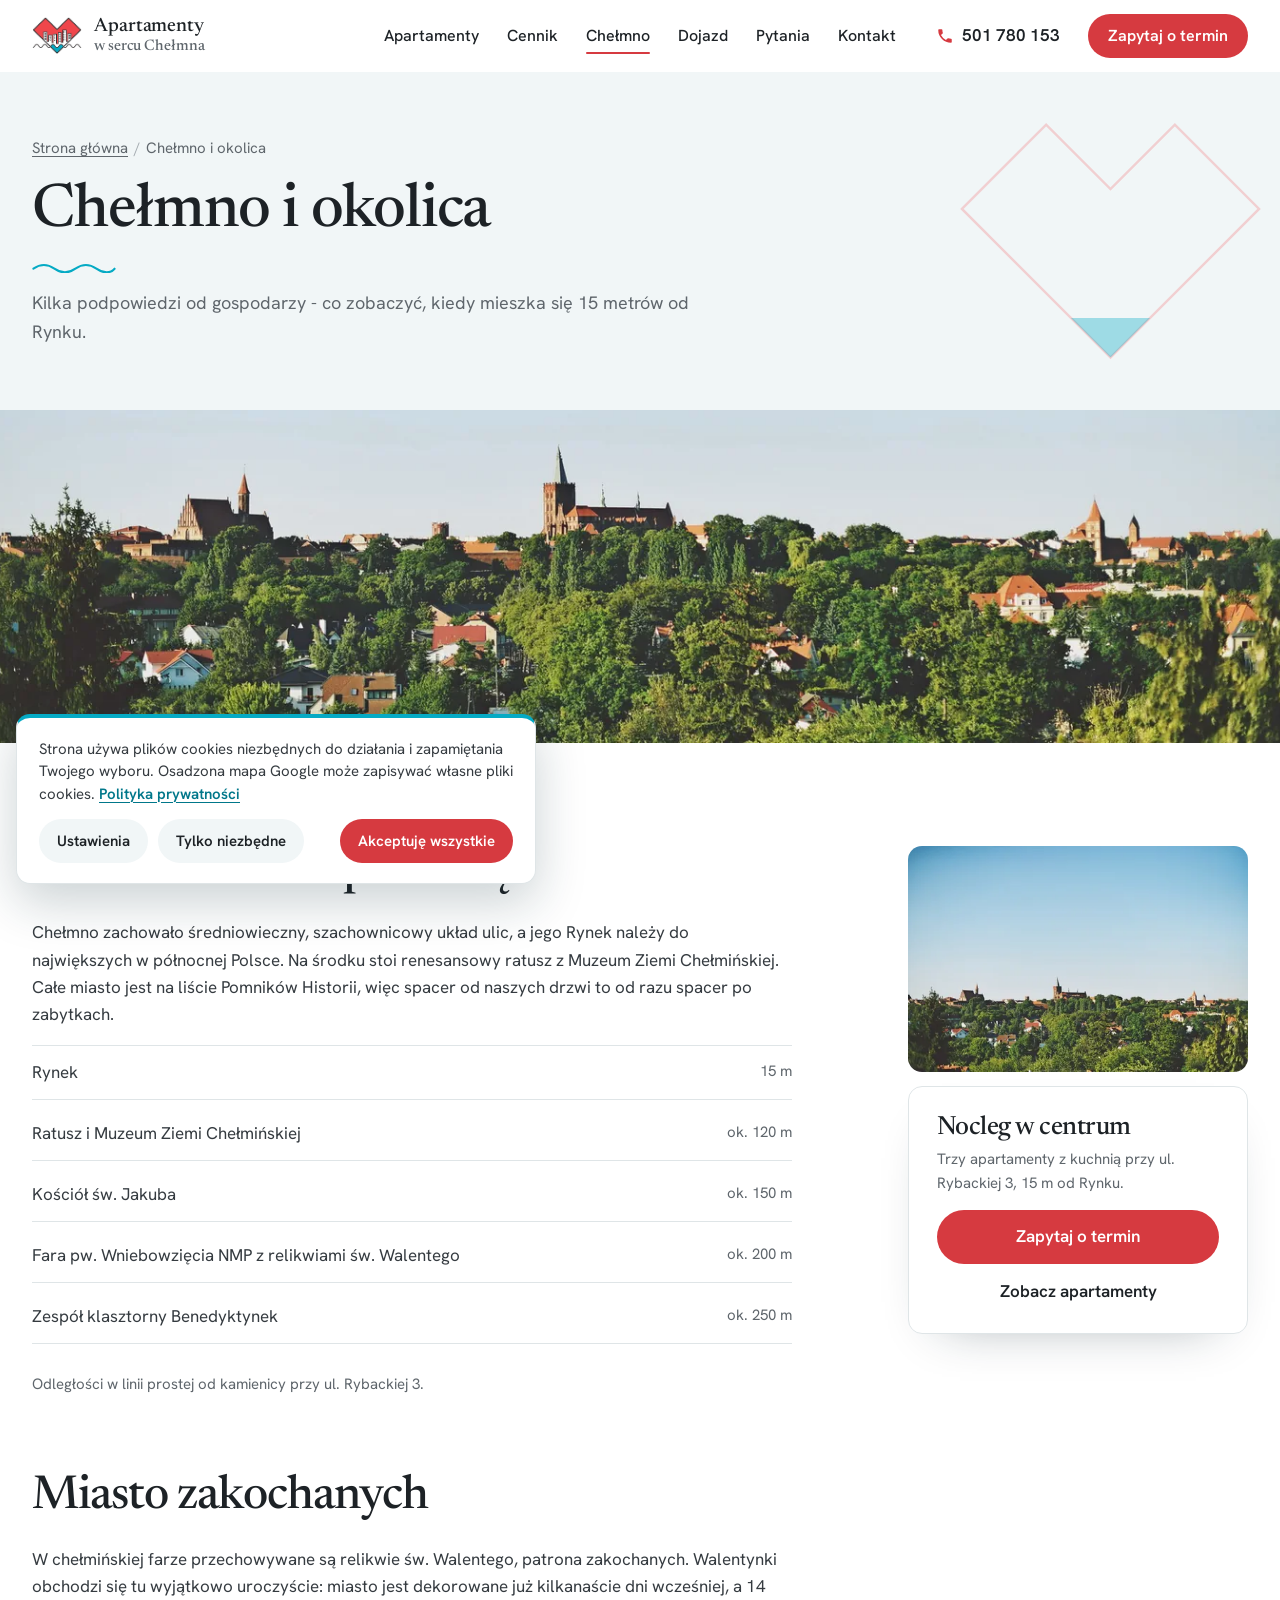
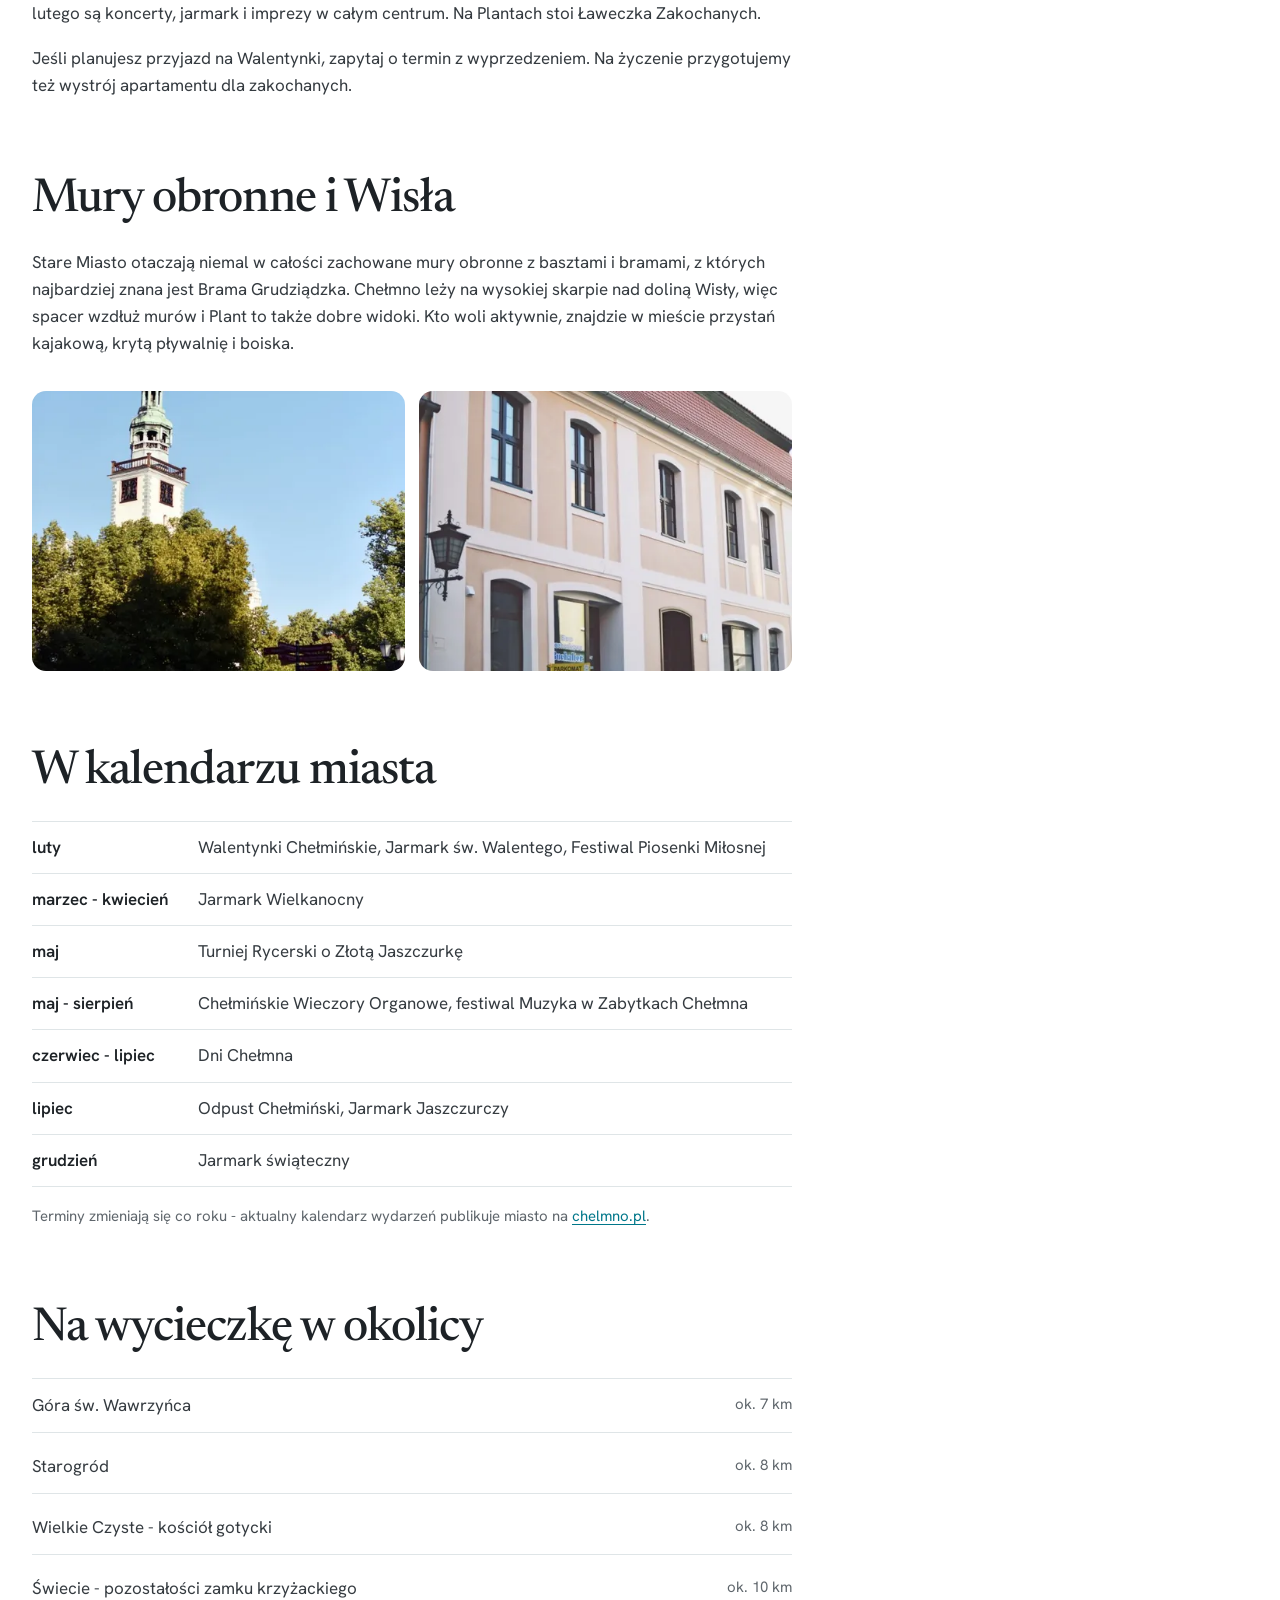
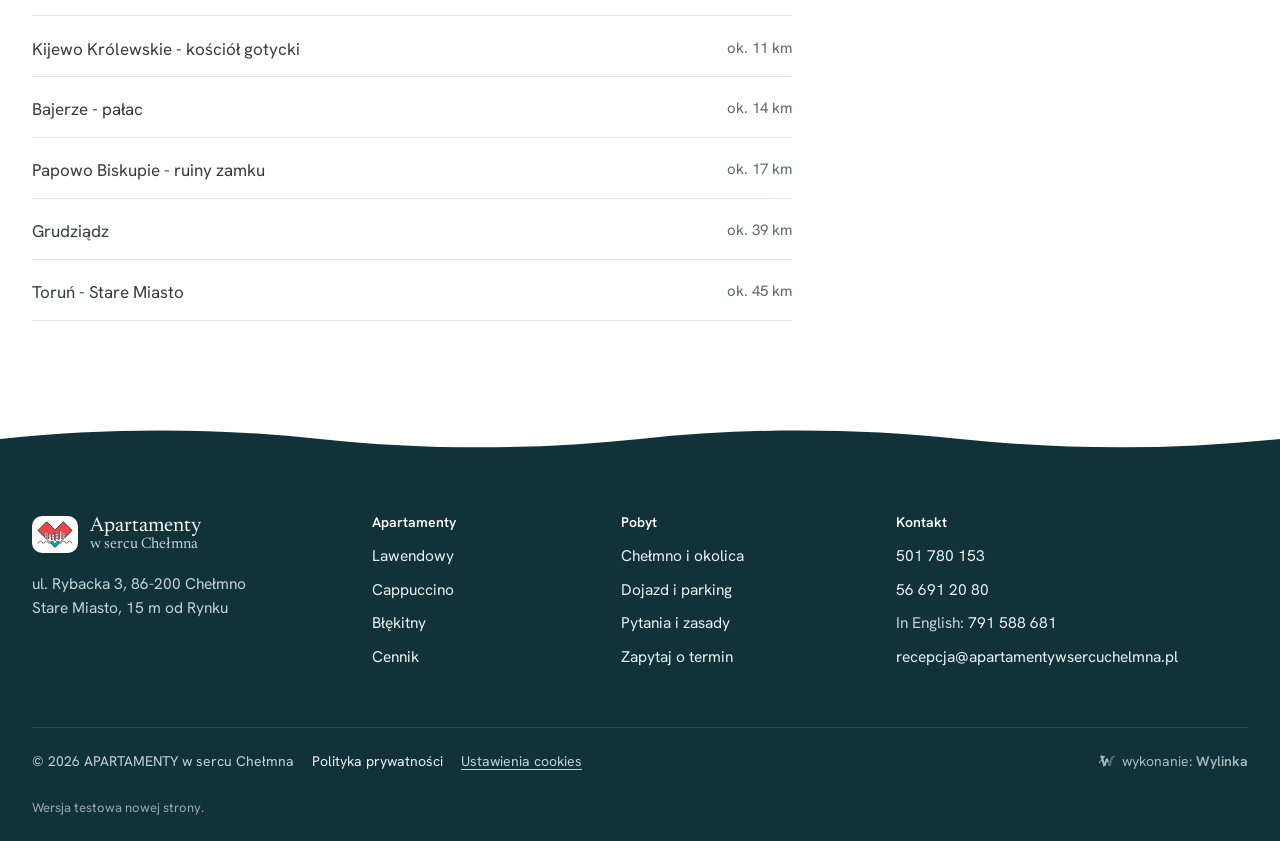
<file: chelmno/index.html>
<!doctype html>
<html lang="pl">
<head>
<meta charset="utf-8">
<meta name="viewport" content="width=device-width, initial-scale=1, viewport-fit=cover">
<title>Chełmno - co zobaczyć, atrakcje i Walentynki w mieście zakochanych</title>
<meta name="description" content="Co zobaczyć w Chełmnie: Rynek z renesansowym ratuszem, fara z relikwiami św. Walentego, mury obronne, kalendarz wydarzeń i wycieczki w okolicy. Podpowiedzi gospodarzy apartamentów przy Rynku.">
<meta name="robots" content="noindex, nofollow">
<link rel="canonical" href="https://apartamentywsercuchelmna.pl/chelmno/">
<meta property="og:type" content="website">
<meta property="og:locale" content="pl_PL">
<meta property="og:site_name" content="Apartamenty w sercu Chełmna">
<meta property="og:title" content="Chełmno - co zobaczyć, atrakcje i Walentynki w mieście zakochanych">
<meta property="og:description" content="Co zobaczyć w Chełmnie: Rynek z renesansowym ratuszem, fara z relikwiami św. Walentego, mury obronne, kalendarz wydarzeń i wycieczki w okolicy. Podpowiedzi gospodarzy apartamentów przy Rynku.">
<meta property="og:url" content="https://apartamentywsercuchelmna.pl/chelmno/">
<meta property="og:image" content="https://apartamentywsercuchelmna.pl/assets/img/pas-panorama-1400.webp">
<meta name="theme-color" content="#ffffff">
<link rel="icon" type="image/png" sizes="64x64" href="../assets/img/favicon-64.png">
<link rel="apple-touch-icon" href="../assets/img/apple-touch-icon.png">
<link rel="preload" href="../assets/fonts/newsreader.woff2" as="font" type="font/woff2" crossorigin>
<link rel="preload" href="../assets/fonts/hanken.woff2" as="font" type="font/woff2" crossorigin>
<link rel="stylesheet" href="../assets/css/site.css?v=9">
<script type="application/ld+json">{"@context":"https://schema.org","@graph":[{"@type":"LodgingBusiness","@id":"https://apartamentywsercuchelmna.pl/#obiekt","name":"APARTAMENTY w sercu Chełmna","url":"https://apartamentywsercuchelmna.pl/","telephone":"+48501780153","email":"recepcja@apartamentywsercuchelmna.pl","image":["https://apartamentywsercuchelmna.pl/assets/img/hero-1600.webp","https://apartamentywsercuchelmna.pl/assets/img/kam-fasada-950.webp"],"logo":"https://apartamentywsercuchelmna.pl/assets/img/logo.png","description":"Trzy apartamenty z kuchnią w kamienicy przy ul. Rybackiej 3, 15 m od Rynku w Chełmnie.","address":{"@type":"PostalAddress","streetAddress":"ul. Rybacka 3","postalCode":"86-200","addressLocality":"Chełmno","addressRegion":"kujawsko-pomorskie","addressCountry":"PL"},"geo":{"@type":"GeoCoordinates","latitude":53.3495547,"longitude":18.421228},"checkinTime":"14:30","checkoutTime":"10:30","numberOfRooms":3,"priceRange":"220-300 zł","currenciesAccepted":"PLN","knowsLanguage":["pl","en"],"smokingAllowed":false,"petsAllowed":"Po wcześniejszym uzgodnieniu","amenityFeature":[{"@type":"LocationFeatureSpecification","name":"Bezpłatne Wi-Fi","value":true},{"@type":"LocationFeatureSpecification","name":"Bezpłatny zamknięty parking","value":true},{"@type":"LocationFeatureSpecification","name":"Kuchnia w każdym apartamencie","value":true},{"@type":"LocationFeatureSpecification","name":"Ogród","value":true},{"@type":"LocationFeatureSpecification","name":"Bezpłatne łóżeczko dziecięce na życzenie","value":true}],"containsPlace":[{"@type":"Apartment","name":"Apartament Lawendowy","url":"https://apartamentywsercuchelmna.pl/apartamenty/lawendowy/"},{"@type":"Apartment","name":"Apartament Cappuccino","url":"https://apartamentywsercuchelmna.pl/apartamenty/cappuccino/"},{"@type":"Apartment","name":"Apartament Błękitny","url":"https://apartamentywsercuchelmna.pl/apartamenty/blekitny/"}]},{"@type":"BreadcrumbList","itemListElement":[{"@type":"ListItem","position":1,"name":"Strona główna","item":"https://apartamentywsercuchelmna.pl/"},{"@type":"ListItem","position":2,"name":"Chełmno i okolica","item":"https://apartamentywsercuchelmna.pl/chelmno/"}]}]}</script>
</head>
<body>
<a class="skip" href="#tresc">Przejdź do treści</a>
<header class="top">
  <div class="wrap top-in">
    <button class="burger" id="burger" type="button" aria-label="Otwórz menu" aria-expanded="false" aria-controls="menu"><i></i><i></i><i></i></button>
    <a class="marka" href="../" aria-label="Apartamenty w sercu Chełmna - strona główna"><img src="../assets/img/serce.png" alt="" width="111" height="84"><span>Apartamenty<em>w sercu Chełmna</em></span></a>
    <nav class="menu" id="menu" aria-label="Menu główne"><a href="../apartamenty/">Apartamenty</a><a href="../cennik/">Cennik</a><a href="../chelmno/" aria-current="page">Chełmno</a><a href="../dojazd/">Dojazd</a><a href="../pytania/">Pytania</a><a href="../kontakt/">Kontakt</a>
      <div class="menu-kontakt"><a class="btn" href="../kontakt/#zapytanie">Zapytaj o termin</a><p>ul. Rybacka 3, 86-200 Chełmno<br>tel. <a href="tel:+48501780153">501 780 153</a> · <a href="mailto:recepcja@apartamentywsercuchelmna.pl">e-mail</a></p></div>
    </nav>
    <a class="top-tel" href="tel:+48501780153" aria-label="Zadzwoń: 501 780 153"><svg viewBox="0 0 24 24" aria-hidden="true" fill="currentColor"><path d="M6.6 10.8a15.1 15.1 0 0 0 6.6 6.6l2.2-2.2c.3-.3.7-.4 1-.2 1.1.4 2.3.6 3.6.6.6 0 1 .4 1 1V20c0 .6-.4 1-1 1A17 17 0 0 1 3 4c0-.6.4-1 1-1h3.5c.6 0 1 .4 1 1 0 1.3.2 2.5.6 3.6.1.3 0 .7-.2 1z"/></svg><span>501 780 153</span></a>
    <a class="btn top-cta" href="../kontakt/#zapytanie">Zapytaj o termin</a>
  </div>
</header>
<main id="tresc">
<section class="pg"><div class="wrap">
  <p class="okr"><a href="../">Strona główna</a><span>/</span>Chełmno i okolica</p>
  <h1>Chełmno i okolica</h1>
  <p class="lead">Kilka podpowiedzi od gospodarzy - co zobaczyć, kiedy mieszka się 15 metrów od Rynku.</p>
</div></section>
<figure class="pas"><img src="../assets/img/pas-panorama-2000.webp" srcset="../assets/img/pas-panorama-960.webp 960w, ../assets/img/pas-panorama-1400.webp 1400w, ../assets/img/pas-panorama-2000.webp 2000w" sizes="100vw" width="2000" height="500" alt="Panorama Chełmna z wieżami kościołów" fetchpriority="high" decoding="async"></figure>
<section class="sek"><div class="wrap uklad-b">
  <div class="tresc">
    <h2>Stare Miasto na piechotę</h2>
    <p>Chełmno zachowało średniowieczny, szachownicowy układ ulic, a jego Rynek należy do największych w północnej Polsce. Na środku stoi renesansowy ratusz z Muzeum Ziemi Chełmińskiej. Całe miasto jest na liście Pomników Historii, więc spacer od naszych drzwi to od razu spacer po zabytkach.</p>
    <ul class="miejsca">
      <li>Rynek<span>15 m</span></li>
      <li>Ratusz i Muzeum Ziemi Chełmińskiej<span>ok. 120 m</span></li>
      <li>Kościół św. Jakuba<span>ok. 150 m</span></li>
      <li>Fara pw. Wniebowzięcia NMP z relikwiami św. Walentego<span>ok. 200 m</span></li>
      <li>Zespół klasztorny Benedyktynek<span>ok. 250 m</span></li>
    </ul>
    <p class="uw">Odległości w linii prostej od kamienicy przy ul. Rybackiej 3.</p>

    <h2>Miasto zakochanych</h2>
    <p>W chełmińskiej farze przechowywane są relikwie św. Walentego, patrona zakochanych. Walentynki obchodzi się tu wyjątkowo uroczyście: miasto jest dekorowane już kilkanaście dni wcześniej, a 14 lutego są koncerty, jarmark i imprezy w całym centrum. Na Plantach stoi Ławeczka Zakochanych.</p>
    <p>Jeśli planujesz przyjazd na Walentynki, zapytaj o termin z wyprzedzeniem. Na życzenie przygotujemy też wystrój apartamentu dla zakochanych.</p>

    <h2>Mury obronne i Wisła</h2>
    <p>Stare Miasto otaczają niemal w całości zachowane mury obronne z basztami i bramami, z których najbardziej znana jest Brama Grudziądzka. Chełmno leży na wysokiej skarpie nad doliną Wisły, więc spacer wzdłuż murów i Plant to także dobre widoki. Kto woli aktywnie, znajdzie w mieście przystań kajakową, krytą pływalnię i boiska.</p>
    <div class="foto-d">
      <img src="../assets/img/kam-wieza-567.webp" srcset="../assets/img/kam-wieza-480.webp 480w, ../assets/img/kam-wieza-567.webp 567w" sizes="(max-width:900px) 50vw, 360px" width="567" height="850" alt="Wieża kościoła w Chełmnie ponad koronami drzew" loading="lazy" decoding="async">
      <img src="../assets/img/kam-ulica-567.webp" srcset="../assets/img/kam-ulica-480.webp 480w, ../assets/img/kam-ulica-567.webp 567w" sizes="(max-width:900px) 50vw, 360px" width="567" height="850" alt="Kamienica przy ul. Rybackiej w Chełmnie" loading="lazy" decoding="async">
    </div>

    <h2>W kalendarzu miasta</h2>
    <ul class="kal">
      <li><b>luty</b><span>Walentynki Chełmińskie, Jarmark św. Walentego, Festiwal Piosenki Miłosnej</span></li>
      <li><b>marzec - kwiecień</b><span>Jarmark Wielkanocny</span></li>
      <li><b>maj</b><span>Turniej Rycerski o Złotą Jaszczurkę</span></li>
      <li><b>maj - sierpień</b><span>Chełmińskie Wieczory Organowe, festiwal Muzyka w Zabytkach Chełmna</span></li>
      <li><b>czerwiec - lipiec</b><span>Dni Chełmna</span></li>
      <li><b>lipiec</b><span>Odpust Chełmiński, Jarmark Jaszczurczy</span></li>
      <li><b>grudzień</b><span>Jarmark świąteczny</span></li>
    </ul>
    <p class="uw">Terminy zmieniają się co roku - aktualny kalendarz wydarzeń publikuje miasto na <a href="https://chelmno.pl/" rel="noopener" target="_blank">chelmno.pl</a>.</p>

    <h2>Na wycieczkę w okolicy</h2>
    <ul class="miejsca">
      <li>Góra św. Wawrzyńca<span>ok. 7 km</span></li>
      <li>Starogród<span>ok. 8 km</span></li>
      <li>Wielkie Czyste - kościół gotycki<span>ok. 8 km</span></li>
      <li>Świecie - pozostałości zamku krzyżackiego<span>ok. 10 km</span></li>
      <li>Kijewo Królewskie - kościół gotycki<span>ok. 11 km</span></li>
      <li>Bajerze - pałac<span>ok. 14 km</span></li>
      <li>Papowo Biskupie - ruiny zamku<span>ok. 17 km</span></li>
      <li>Grudziądz<span>ok. 39 km</span></li>
      <li>Toruń - Stare Miasto<span>ok. 45 km</span></li>
    </ul>
  </div>
  <aside class="boczna">
    <img src="../assets/img/kam-panorama-950.webp" srcset="../assets/img/kam-panorama-480.webp 480w, ../assets/img/kam-panorama-950.webp 950w" sizes="(max-width:1024px) 100vw, 340px" width="950" height="634" alt="Widok na Chełmno z wieżami kościołów" loading="lazy" decoding="async">
    <div class="box" style="position:static;margin-top:6px">
      <h2>Nocleg w centrum</h2>
      <p>Trzy apartamenty z kuchnią przy ul. Rybackiej 3, 15 m od Rynku.</p>
      <a class="btn" href="../kontakt/#zapytanie">Zapytaj o termin</a>
      <a class="box-tel" href="../apartamenty/">Zobacz apartamenty</a>
    </div>
  </aside>
</div></section>
</main>
<footer class="stopka">
  <svg class="fala fala-st" style="color:#12323a" viewBox="0 0 1440 40" preserveAspectRatio="none" aria-hidden="true" focusable="false"><path d="M0 22 C 120 6, 240 6, 360 22 S 600 38, 720 22 S 960 6, 1080 22 S 1320 38, 1440 22 V40 H0Z"/></svg>
  <div class="wrap">
    <div class="st-gora">
      <div>
        <a class="st-marka" href="../"><img src="../assets/img/serce.png" alt="" width="111" height="84" loading="lazy"><span>Apartamenty<em>w sercu Chełmna</em></span></a>
        <p>ul. Rybacka 3, 86-200 Chełmno<br>Stare Miasto, 15 m od Rynku</p>
      </div>
      <div><h2>Apartamenty</h2><ul>
        <li><a href="../apartamenty/lawendowy/">Lawendowy</a></li><li><a href="../apartamenty/cappuccino/">Cappuccino</a></li>
        <li><a href="../apartamenty/blekitny/">Błękitny</a></li><li><a href="../cennik/">Cennik</a></li></ul></div>
      <div><h2>Pobyt</h2><ul>
        <li><a href="../chelmno/">Chełmno i okolica</a></li><li><a href="../dojazd/">Dojazd i parking</a></li>
        <li><a href="../pytania/">Pytania i zasady</a></li><li><a href="../kontakt/#zapytanie">Zapytaj o termin</a></li></ul></div>
      <div><h2>Kontakt</h2><ul>
        <li><a href="tel:+48501780153">501 780 153</a></li><li><a href="tel:+48566912080">56 691 20 80</a></li>
        <li>In English: <a href="tel:+48791588681">791 588 681</a></li><li><a href="mailto:recepcja@apartamentywsercuchelmna.pl">recepcja@apartamentywsercuchelmna.pl</a></li></ul></div>
    </div>
    <div class="st-dol">
      <p><span>© 2026 APARTAMENTY w sercu Chełmna</span><a href="../polityka-prywatnosci/">Polityka prywatności</a><button type="button" class="st-ck" data-ck-otworz>Ustawienia cookies</button></p>
      <p><a class="wylinka-badge" href="https://wylinka.pl/?utm_source=apartamentywsercuchelmna.pl&amp;utm_medium=stopka&amp;utm_campaign=wykonanie" rel="noopener" title="Strona wykonana przez Wylinka"><svg viewBox="0 0 64 64" aria-hidden="true" focusable="false" fill="currentColor"><path d="M9.8 22.8l-1.2-7.9 2.2-3.7 15.5 4.6-.5 1.5-7.2 5.5 4.7 15.6 5-15.6 7 0 4.1 12.7-4.2-.9-2.6 1.8-.8-2.2-5.3 15.6-4.3 0 .4 .2-2.1 2.8-1.3-1.1 1.1-1.4-3.1 .2-.1-1.7 2.2-.1-5.7-16.5-4.8 .6-.8 3.1 0 .5-.3 .5 .8 2.2-1.6 .5-.4-1.3-.8 1.6-1.5-.8 .8-1.6-1.4 .6-.6-1.6 2.3-.8 .2-.4 1.3-4.8 5.9-.8-2.4-6.9zM15.2 13.7l-.1-.4-.4 .8-.1 .8 .1 1 .1 .4 .3 .7 .3-.9 .1-.7 0-.8z"/><path class="wy-pod" d="M37.1 49.8l-4.5-13.3 2.6-1.8 4.2 .9 .9 2.8 3-9.7 0-.5 .1-.8 3.2-8.4 .5-1 .6-1 .9-1.1 1.3-1 1.1-.7 1.4-.5 1.4-.3 .7 0 .9 0 1.2 .3 1.4 .6 .8 .5 .7 .7 .6 .7 .5 .9 .3 .9 .1 .9 0 .8-.2 .9-.5 .9-.5 .6-.7 .5-.7 .3-.1-.1 0-.1 .5-.5 .3-.7 .2-.5 0-.6-.1-.6-.3-.7-.4-.5-.4-.4-.5-.3-.6-.3-.7 0-.7 .1-.6 .1-.5 .4-.5 .5-.3 .5-.2 .7-.1 1.5-1.4 5.1-.8 3.3-.3 .7-.5 .7-6 17.5 1.9 .1-.1 1.7-3.1-.2 1.1 1.4-1.3 1.1-2.1-2.8 .4-.2z"/><path class="wy-old" d="M40.8 50l.4-.2-4.1 0-4.2-12.5 2.5-1.7 4.3 .9 .6 1.9 .6-1.6 0-.3 2.4-7.8 0-.5 .1-.8 3.2-8.4 .4-.8 .6-.9 .9-1.2 .9-.9 1.3-.8 1.4-.6 1.2-.3 1.4-.1 1.3 .1 .6 .2 .8 .3 1.1 .6 .9 .7 .7 .9 .5 .9 .3 .9 .1 1.1-.1 .9-.3 .9-.4 .7-.6 .7-.6 .4-.6 .2-.1-.1 0-.1 .5-.5 .3-.7 .2-.5 0-.5-.1-.6-.2-.6-.3-.5-.4-.5-.5-.3-.6-.3-.7-.1-.6 0-.6 .1-.6 .3-.6 .5-.3 .4-.2 .5-.1 .5-.1 1.5-1.4 5.1-.8 3.3-.3 .7-.5 .7-6 17.5 1.9 .1-.1 1.7-3.1-.2 1.1 1.4-1.3 1.1zM49.6 17.1l.6 1.7-1.5 1.9 .4 .4 1.8-2.1-.7-2.1zM48.1 28.3l.5 1.8-1.7 1.8 .4 .4 1.9-2-.6-2.2zM37.9 41.7l1.7-1.5-.4-.4-1.7 1.4zM42.6 38.7l-1.5 2.8 1.1 2-1.3 2.6 .5 .2 1.5-2.8-1.1-2 1.4-2.5z"/></svg><span>wykonanie: <b>Wylinka</b></span></a></p>
    </div>
    <p class="st-test">Wersja testowa nowej strony.</p>
  </div>
</footer>
<div class="mob" id="mob">
  <a class="mob-tel" href="tel:+48501780153"><svg viewBox="0 0 24 24" aria-hidden="true" fill="currentColor"><path d="M6.6 10.8a15.1 15.1 0 0 0 6.6 6.6l2.2-2.2c.3-.3.7-.4 1-.2 1.1.4 2.3.6 3.6.6.6 0 1 .4 1 1V20c0 .6-.4 1-1 1A17 17 0 0 1 3 4c0-.6.4-1 1-1h3.5c.6 0 1 .4 1 1 0 1.3.2 2.5.6 3.6.1.3 0 .7-.2 1z"/></svg>Zadzwoń</a>
  <a class="mob-cta" href="../kontakt/#zapytanie">Zapytaj o termin</a>
</div>
<div class="lb" id="lb" hidden role="dialog" aria-modal="true" aria-label="Galeria zdjęć">
  <p class="lb-l"></p>
  <button type="button" class="lb-x" aria-label="Zamknij galerię"><svg viewBox="0 0 24 24"><path d="M6 6l12 12M18 6L6 18"/></svg></button>
  <button type="button" class="lb-p" aria-label="Poprzednie zdjęcie"><svg viewBox="0 0 24 24"><path d="M15 5l-7 7 7 7"/></svg></button>
  <figure><img alt=""><figcaption></figcaption></figure>
  <button type="button" class="lb-n" aria-label="Następne zdjęcie"><svg viewBox="0 0 24 24"><path d="M9 5l7 7-7 7"/></svg></button>
</div>
<div class="ck" id="ck" hidden role="dialog" aria-label="Ustawienia plików cookies">
  <p class="ck-t">Strona używa plików cookies niezbędnych do działania i zapamiętania Twojego wyboru. Osadzona mapa Google może zapisywać własne pliki cookies. <a href="../polityka-prywatnosci/#cookies">Polityka prywatności</a></p>
  <div class="ck-ust" hidden>
    <label><input type="checkbox" checked disabled> <span><b>Niezbędne</b> - zapamiętanie wyboru, zawsze włączone</span></label>
    <label><input type="checkbox" data-ck-kat="mapy" checked> <span><b>Mapy Google</b> - mapa dojazdu na stronie Dojazd</span></label>
  </div>
  <div class="ck-btn"><button type="button" class="ck-b ck-ustaw" data-ck="ustawienia">Ustawienia</button><button type="button" class="ck-b" data-ck="niezbedne">Tylko niezbędne</button><button type="button" class="ck-b ck-ok" data-ck="wszystkie">Akceptuję wszystkie</button></div>
</div>
<script src="../assets/js/site.js?v=9" defer></script>
<script src="../assets/js/ck.js?v=9" defer></script>
</body>
</html>
</file>
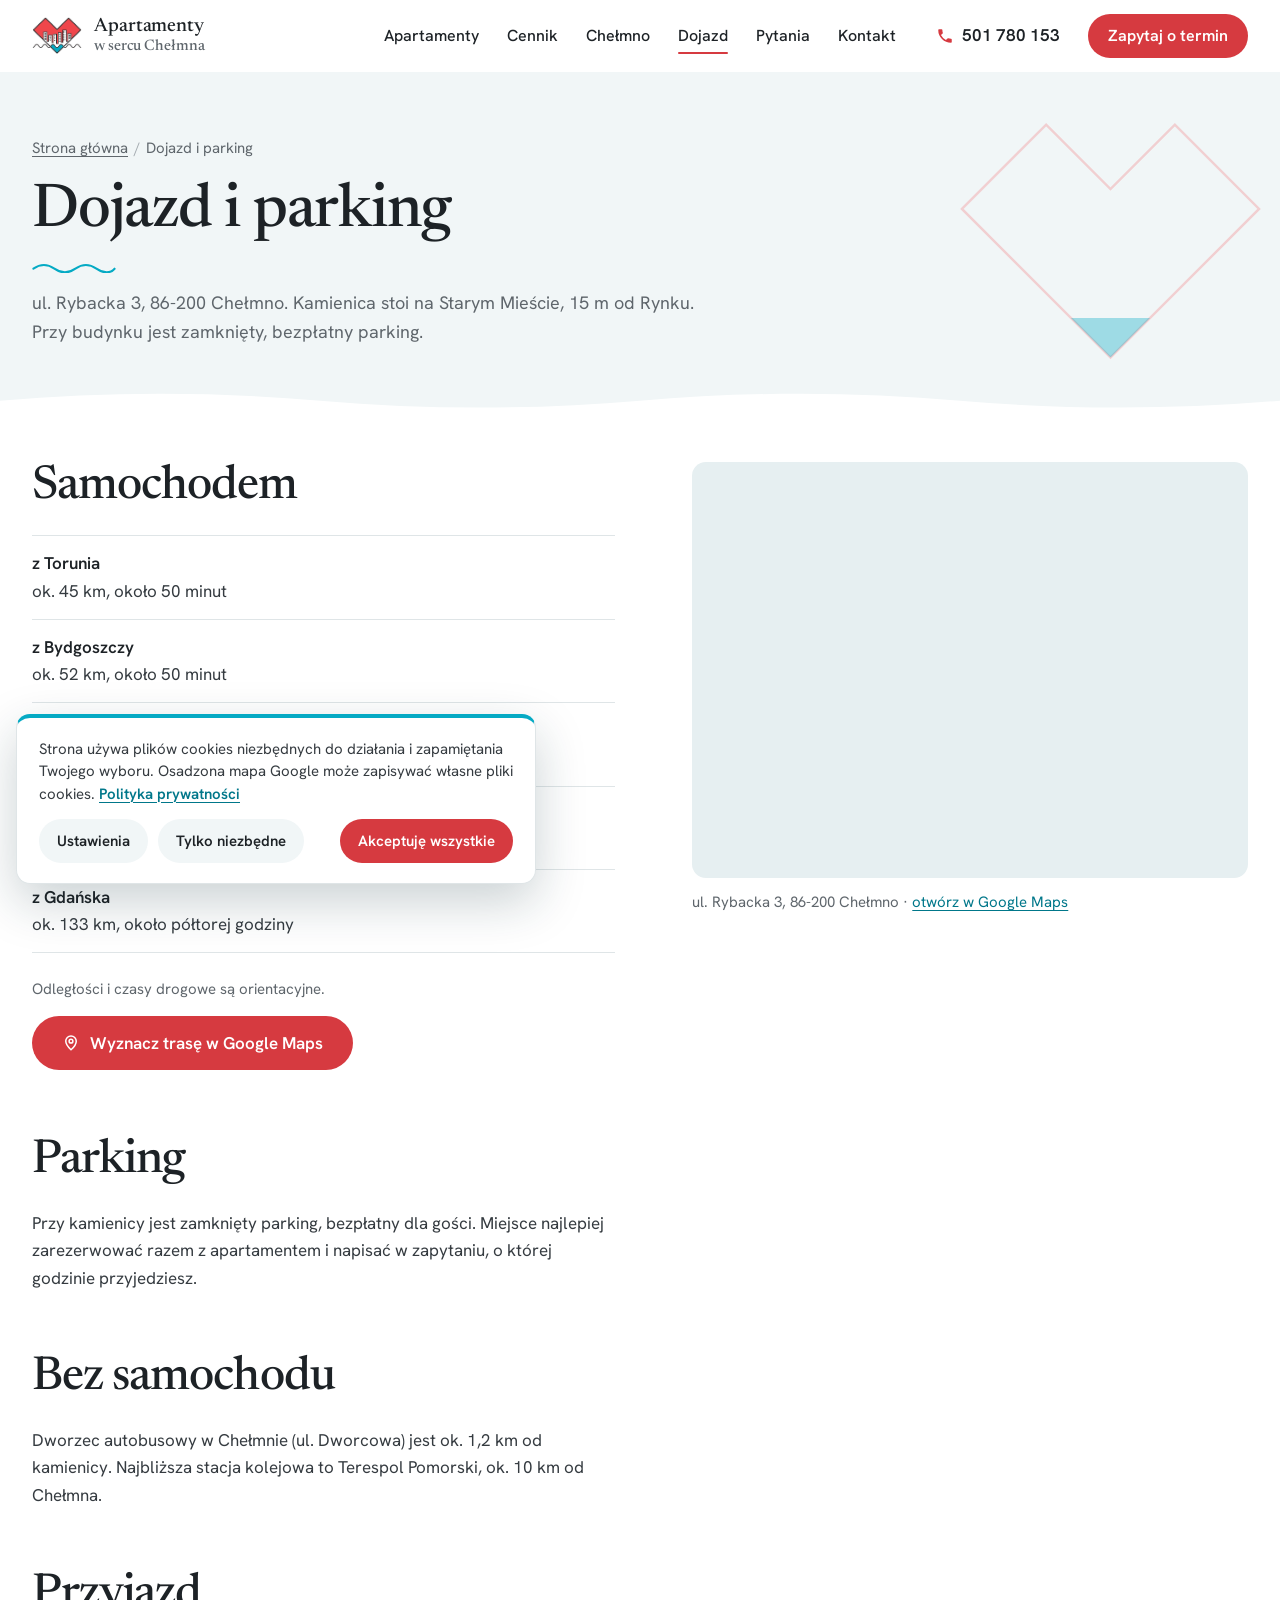
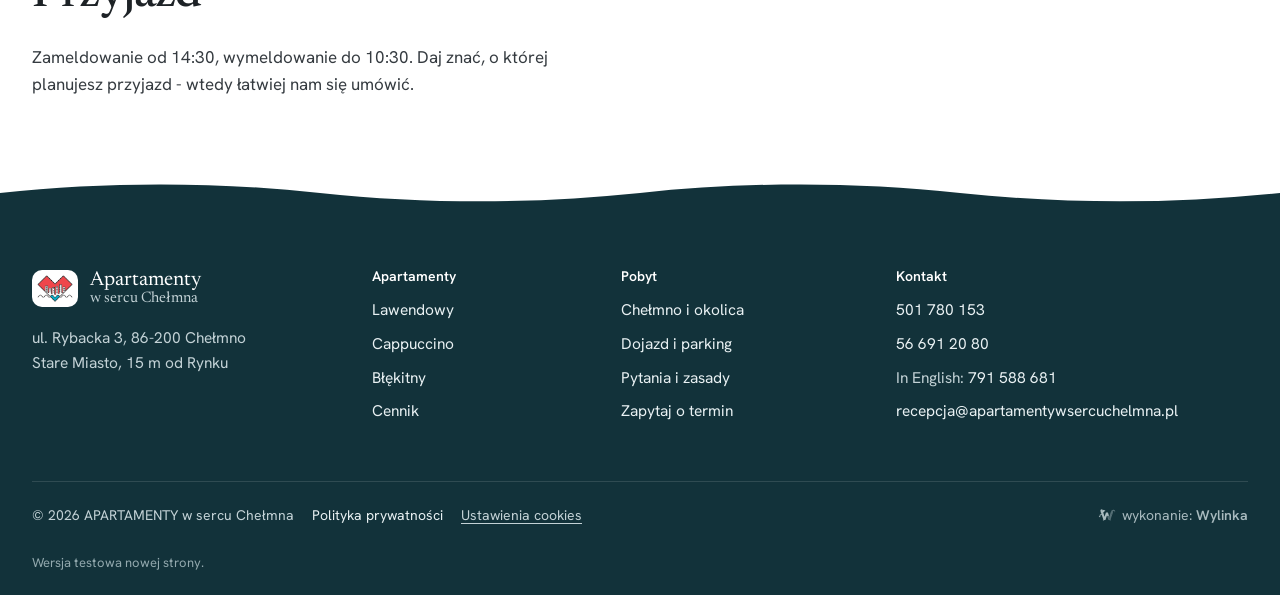
<file: dojazd/index.html>
<!doctype html>
<html lang="pl">
<head>
<meta charset="utf-8">
<meta name="viewport" content="width=device-width, initial-scale=1, viewport-fit=cover">
<title>Dojazd i parking - Apartamenty w sercu Chełmna, ul. Rybacka 3</title>
<meta name="description" content="Jak dojechać do apartamentów przy ul. Rybackiej 3 w Chełmnie: z Torunia ok. 45 km, z Bydgoszczy ok. 52 km, z Grudziądza ok. 39 km. Bezpłatny zamknięty parking przy kamienicy, 15 m od Rynku.">
<meta name="robots" content="noindex, nofollow">
<link rel="canonical" href="https://apartamentywsercuchelmna.pl/dojazd/">
<meta property="og:type" content="website">
<meta property="og:locale" content="pl_PL">
<meta property="og:site_name" content="Apartamenty w sercu Chełmna">
<meta property="og:title" content="Dojazd i parking - Apartamenty w sercu Chełmna, ul. Rybacka 3">
<meta property="og:description" content="Jak dojechać do apartamentów przy ul. Rybackiej 3 w Chełmnie: z Torunia ok. 45 km, z Bydgoszczy ok. 52 km, z Grudziądza ok. 39 km. Bezpłatny zamknięty parking przy kamienicy, 15 m od Rynku.">
<meta property="og:url" content="https://apartamentywsercuchelmna.pl/dojazd/">
<meta property="og:image" content="https://apartamentywsercuchelmna.pl/assets/img/hero-1280.webp">
<meta name="theme-color" content="#ffffff">
<link rel="icon" type="image/png" sizes="64x64" href="../assets/img/favicon-64.png">
<link rel="apple-touch-icon" href="../assets/img/apple-touch-icon.png">
<link rel="preload" href="../assets/fonts/newsreader.woff2" as="font" type="font/woff2" crossorigin>
<link rel="preload" href="../assets/fonts/hanken.woff2" as="font" type="font/woff2" crossorigin>
<link rel="stylesheet" href="../assets/css/site.css?v=9">
<script type="application/ld+json">{"@context":"https://schema.org","@graph":[{"@type":"LodgingBusiness","@id":"https://apartamentywsercuchelmna.pl/#obiekt","name":"APARTAMENTY w sercu Chełmna","url":"https://apartamentywsercuchelmna.pl/","telephone":"+48501780153","email":"recepcja@apartamentywsercuchelmna.pl","image":["https://apartamentywsercuchelmna.pl/assets/img/hero-1600.webp","https://apartamentywsercuchelmna.pl/assets/img/kam-fasada-950.webp"],"logo":"https://apartamentywsercuchelmna.pl/assets/img/logo.png","description":"Trzy apartamenty z kuchnią w kamienicy przy ul. Rybackiej 3, 15 m od Rynku w Chełmnie.","address":{"@type":"PostalAddress","streetAddress":"ul. Rybacka 3","postalCode":"86-200","addressLocality":"Chełmno","addressRegion":"kujawsko-pomorskie","addressCountry":"PL"},"geo":{"@type":"GeoCoordinates","latitude":53.3495547,"longitude":18.421228},"checkinTime":"14:30","checkoutTime":"10:30","numberOfRooms":3,"priceRange":"220-300 zł","currenciesAccepted":"PLN","knowsLanguage":["pl","en"],"smokingAllowed":false,"petsAllowed":"Po wcześniejszym uzgodnieniu","amenityFeature":[{"@type":"LocationFeatureSpecification","name":"Bezpłatne Wi-Fi","value":true},{"@type":"LocationFeatureSpecification","name":"Bezpłatny zamknięty parking","value":true},{"@type":"LocationFeatureSpecification","name":"Kuchnia w każdym apartamencie","value":true},{"@type":"LocationFeatureSpecification","name":"Ogród","value":true},{"@type":"LocationFeatureSpecification","name":"Bezpłatne łóżeczko dziecięce na życzenie","value":true}],"containsPlace":[{"@type":"Apartment","name":"Apartament Lawendowy","url":"https://apartamentywsercuchelmna.pl/apartamenty/lawendowy/"},{"@type":"Apartment","name":"Apartament Cappuccino","url":"https://apartamentywsercuchelmna.pl/apartamenty/cappuccino/"},{"@type":"Apartment","name":"Apartament Błękitny","url":"https://apartamentywsercuchelmna.pl/apartamenty/blekitny/"}]},{"@type":"BreadcrumbList","itemListElement":[{"@type":"ListItem","position":1,"name":"Strona główna","item":"https://apartamentywsercuchelmna.pl/"},{"@type":"ListItem","position":2,"name":"Dojazd i parking","item":"https://apartamentywsercuchelmna.pl/dojazd/"}]}]}</script>
</head>
<body>
<a class="skip" href="#tresc">Przejdź do treści</a>
<header class="top">
  <div class="wrap top-in">
    <button class="burger" id="burger" type="button" aria-label="Otwórz menu" aria-expanded="false" aria-controls="menu"><i></i><i></i><i></i></button>
    <a class="marka" href="../" aria-label="Apartamenty w sercu Chełmna - strona główna"><img src="../assets/img/serce.png" alt="" width="111" height="84"><span>Apartamenty<em>w sercu Chełmna</em></span></a>
    <nav class="menu" id="menu" aria-label="Menu główne"><a href="../apartamenty/">Apartamenty</a><a href="../cennik/">Cennik</a><a href="../chelmno/">Chełmno</a><a href="../dojazd/" aria-current="page">Dojazd</a><a href="../pytania/">Pytania</a><a href="../kontakt/">Kontakt</a>
      <div class="menu-kontakt"><a class="btn" href="../kontakt/#zapytanie">Zapytaj o termin</a><p>ul. Rybacka 3, 86-200 Chełmno<br>tel. <a href="tel:+48501780153">501 780 153</a> · <a href="mailto:recepcja@apartamentywsercuchelmna.pl">e-mail</a></p></div>
    </nav>
    <a class="top-tel" href="tel:+48501780153" aria-label="Zadzwoń: 501 780 153"><svg viewBox="0 0 24 24" aria-hidden="true" fill="currentColor"><path d="M6.6 10.8a15.1 15.1 0 0 0 6.6 6.6l2.2-2.2c.3-.3.7-.4 1-.2 1.1.4 2.3.6 3.6.6.6 0 1 .4 1 1V20c0 .6-.4 1-1 1A17 17 0 0 1 3 4c0-.6.4-1 1-1h3.5c.6 0 1 .4 1 1 0 1.3.2 2.5.6 3.6.1.3 0 .7-.2 1z"/></svg><span>501 780 153</span></a>
    <a class="btn top-cta" href="../kontakt/#zapytanie">Zapytaj o termin</a>
  </div>
</header>
<main id="tresc">
<section class="pg"><div class="wrap">
  <p class="okr"><a href="../">Strona główna</a><span>/</span>Dojazd i parking</p>
  <h1>Dojazd i parking</h1>
  <p class="lead">ul. Rybacka 3, 86-200 Chełmno. Kamienica stoi na Starym Mieście, 15 m od Rynku. Przy budynku jest zamknięty, bezpłatny parking.</p>
</div></section>
<section style="padding-bottom:clamp(56px,7vw,104px)"><div class="wrap dwie" style="align-items:start">
  <div class="tekst">
    <h2>Samochodem</h2>
    <ul class="trasy">
      <li><b>z Torunia</b>ok. 45 km, około 50 minut</li>
      <li><b>z Bydgoszczy</b>ok. 52 km, około 50 minut</li>
      <li><b>z Grudziądza</b>ok. 39 km, około 40 minut</li>
      <li><b>ze Świecia</b>ok. 9 km, kilkanaście minut</li>
      <li><b>z Gdańska</b>ok. 133 km, około półtorej godziny</li>
    </ul>
    <p class="uw">Odległości i czasy drogowe są orientacyjne.</p>
    <p><a class="btn" href="https://www.google.com/maps/dir/?api=1&amp;destination=Rybacka+3%2C+86-200+Che%C5%82mno" target="_blank" rel="noopener"><svg viewBox="0 0 24 24" aria-hidden="true" fill="none" stroke="currentColor" stroke-width="2"><path d="M12 21s-7-6.2-7-11.5A7 7 0 0 1 19 9.5C19 14.8 12 21 12 21z"/><circle cx="12" cy="9.5" r="2.5"/></svg>Wyznacz trasę w Google Maps</a></p>
    <h2 style="margin-top:1.4em">Parking</h2>
    <p>Przy kamienicy jest zamknięty parking, bezpłatny dla gości. Miejsce najlepiej zarezerwować razem z apartamentem i napisać w zapytaniu, o której godzinie przyjedziesz.</p>
    <h2>Bez samochodu</h2>
    <p>Dworzec autobusowy w Chełmnie (ul. Dworcowa) jest ok. 1,2 km od kamienicy. Najbliższa stacja kolejowa to Terespol Pomorski, ok. 10 km od Chełmna.</p>
    <h2>Przyjazd</h2>
    <p>Zameldowanie od 14:30, wymeldowanie do 10:30. Daj znać, o której planujesz przyjazd - wtedy łatwiej nam się umówić.</p>
  </div>
  <div class="boczna">
    <div class="mapa" data-gmapa>
      <iframe src="https://maps.google.com/maps?q=Rybacka%203%2C%2086-200%20Che%C5%82mno&amp;z=16&amp;output=embed" title="Mapa Google - ul. Rybacka 3, Chełmno" loading="lazy" referrerpolicy="no-referrer-when-downgrade" allowfullscreen></iframe>
      <div class="mapa-zast" hidden><img src="../assets/img/kam-fasada-950.webp" srcset="../assets/img/kam-fasada-480.webp 480w, ../assets/img/kam-fasada-950.webp 950w" sizes="(max-width:900px) 100vw, 560px" width="950" height="634" alt="Kamienica przy ul. Rybackiej 3 w Chełmnie" loading="lazy" decoding="async"><p>Mapa Google jest wyłączona w ustawieniach cookies.</p><div class="mapa-btn"><a class="btn btn-jasny" href="https://www.google.com/maps/dir/?api=1&amp;destination=Rybacka+3%2C+86-200+Che%C5%82mno" target="_blank" rel="noopener">Wyznacz trasę</a><button type="button" class="link-str" data-ck-otworz>Ustawienia cookies</button></div></div>
    </div>
    <p class="uw" style="margin-top:12px">ul. Rybacka 3, 86-200 Chełmno · <a href="https://www.google.com/maps/dir/?api=1&amp;destination=Rybacka+3%2C+86-200+Che%C5%82mno" target="_blank" rel="noopener">otwórz w Google Maps</a></p>
  </div>
</div></section>
</main>
<footer class="stopka">
  <svg class="fala fala-st" style="color:#12323a" viewBox="0 0 1440 40" preserveAspectRatio="none" aria-hidden="true" focusable="false"><path d="M0 22 C 120 6, 240 6, 360 22 S 600 38, 720 22 S 960 6, 1080 22 S 1320 38, 1440 22 V40 H0Z"/></svg>
  <div class="wrap">
    <div class="st-gora">
      <div>
        <a class="st-marka" href="../"><img src="../assets/img/serce.png" alt="" width="111" height="84" loading="lazy"><span>Apartamenty<em>w sercu Chełmna</em></span></a>
        <p>ul. Rybacka 3, 86-200 Chełmno<br>Stare Miasto, 15 m od Rynku</p>
      </div>
      <div><h2>Apartamenty</h2><ul>
        <li><a href="../apartamenty/lawendowy/">Lawendowy</a></li><li><a href="../apartamenty/cappuccino/">Cappuccino</a></li>
        <li><a href="../apartamenty/blekitny/">Błękitny</a></li><li><a href="../cennik/">Cennik</a></li></ul></div>
      <div><h2>Pobyt</h2><ul>
        <li><a href="../chelmno/">Chełmno i okolica</a></li><li><a href="../dojazd/">Dojazd i parking</a></li>
        <li><a href="../pytania/">Pytania i zasady</a></li><li><a href="../kontakt/#zapytanie">Zapytaj o termin</a></li></ul></div>
      <div><h2>Kontakt</h2><ul>
        <li><a href="tel:+48501780153">501 780 153</a></li><li><a href="tel:+48566912080">56 691 20 80</a></li>
        <li>In English: <a href="tel:+48791588681">791 588 681</a></li><li><a href="mailto:recepcja@apartamentywsercuchelmna.pl">recepcja@apartamentywsercuchelmna.pl</a></li></ul></div>
    </div>
    <div class="st-dol">
      <p><span>© 2026 APARTAMENTY w sercu Chełmna</span><a href="../polityka-prywatnosci/">Polityka prywatności</a><button type="button" class="st-ck" data-ck-otworz>Ustawienia cookies</button></p>
      <p><a class="wylinka-badge" href="https://wylinka.pl/?utm_source=apartamentywsercuchelmna.pl&amp;utm_medium=stopka&amp;utm_campaign=wykonanie" rel="noopener" title="Strona wykonana przez Wylinka"><svg viewBox="0 0 64 64" aria-hidden="true" focusable="false" fill="currentColor"><path d="M9.8 22.8l-1.2-7.9 2.2-3.7 15.5 4.6-.5 1.5-7.2 5.5 4.7 15.6 5-15.6 7 0 4.1 12.7-4.2-.9-2.6 1.8-.8-2.2-5.3 15.6-4.3 0 .4 .2-2.1 2.8-1.3-1.1 1.1-1.4-3.1 .2-.1-1.7 2.2-.1-5.7-16.5-4.8 .6-.8 3.1 0 .5-.3 .5 .8 2.2-1.6 .5-.4-1.3-.8 1.6-1.5-.8 .8-1.6-1.4 .6-.6-1.6 2.3-.8 .2-.4 1.3-4.8 5.9-.8-2.4-6.9zM15.2 13.7l-.1-.4-.4 .8-.1 .8 .1 1 .1 .4 .3 .7 .3-.9 .1-.7 0-.8z"/><path class="wy-pod" d="M37.1 49.8l-4.5-13.3 2.6-1.8 4.2 .9 .9 2.8 3-9.7 0-.5 .1-.8 3.2-8.4 .5-1 .6-1 .9-1.1 1.3-1 1.1-.7 1.4-.5 1.4-.3 .7 0 .9 0 1.2 .3 1.4 .6 .8 .5 .7 .7 .6 .7 .5 .9 .3 .9 .1 .9 0 .8-.2 .9-.5 .9-.5 .6-.7 .5-.7 .3-.1-.1 0-.1 .5-.5 .3-.7 .2-.5 0-.6-.1-.6-.3-.7-.4-.5-.4-.4-.5-.3-.6-.3-.7 0-.7 .1-.6 .1-.5 .4-.5 .5-.3 .5-.2 .7-.1 1.5-1.4 5.1-.8 3.3-.3 .7-.5 .7-6 17.5 1.9 .1-.1 1.7-3.1-.2 1.1 1.4-1.3 1.1-2.1-2.8 .4-.2z"/><path class="wy-old" d="M40.8 50l.4-.2-4.1 0-4.2-12.5 2.5-1.7 4.3 .9 .6 1.9 .6-1.6 0-.3 2.4-7.8 0-.5 .1-.8 3.2-8.4 .4-.8 .6-.9 .9-1.2 .9-.9 1.3-.8 1.4-.6 1.2-.3 1.4-.1 1.3 .1 .6 .2 .8 .3 1.1 .6 .9 .7 .7 .9 .5 .9 .3 .9 .1 1.1-.1 .9-.3 .9-.4 .7-.6 .7-.6 .4-.6 .2-.1-.1 0-.1 .5-.5 .3-.7 .2-.5 0-.5-.1-.6-.2-.6-.3-.5-.4-.5-.5-.3-.6-.3-.7-.1-.6 0-.6 .1-.6 .3-.6 .5-.3 .4-.2 .5-.1 .5-.1 1.5-1.4 5.1-.8 3.3-.3 .7-.5 .7-6 17.5 1.9 .1-.1 1.7-3.1-.2 1.1 1.4-1.3 1.1zM49.6 17.1l.6 1.7-1.5 1.9 .4 .4 1.8-2.1-.7-2.1zM48.1 28.3l.5 1.8-1.7 1.8 .4 .4 1.9-2-.6-2.2zM37.9 41.7l1.7-1.5-.4-.4-1.7 1.4zM42.6 38.7l-1.5 2.8 1.1 2-1.3 2.6 .5 .2 1.5-2.8-1.1-2 1.4-2.5z"/></svg><span>wykonanie: <b>Wylinka</b></span></a></p>
    </div>
    <p class="st-test">Wersja testowa nowej strony.</p>
  </div>
</footer>
<div class="mob" id="mob">
  <a class="mob-tel" href="tel:+48501780153"><svg viewBox="0 0 24 24" aria-hidden="true" fill="currentColor"><path d="M6.6 10.8a15.1 15.1 0 0 0 6.6 6.6l2.2-2.2c.3-.3.7-.4 1-.2 1.1.4 2.3.6 3.6.6.6 0 1 .4 1 1V20c0 .6-.4 1-1 1A17 17 0 0 1 3 4c0-.6.4-1 1-1h3.5c.6 0 1 .4 1 1 0 1.3.2 2.5.6 3.6.1.3 0 .7-.2 1z"/></svg>Zadzwoń</a>
  <a class="mob-cta" href="../kontakt/#zapytanie">Zapytaj o termin</a>
</div>
<div class="lb" id="lb" hidden role="dialog" aria-modal="true" aria-label="Galeria zdjęć">
  <p class="lb-l"></p>
  <button type="button" class="lb-x" aria-label="Zamknij galerię"><svg viewBox="0 0 24 24"><path d="M6 6l12 12M18 6L6 18"/></svg></button>
  <button type="button" class="lb-p" aria-label="Poprzednie zdjęcie"><svg viewBox="0 0 24 24"><path d="M15 5l-7 7 7 7"/></svg></button>
  <figure><img alt=""><figcaption></figcaption></figure>
  <button type="button" class="lb-n" aria-label="Następne zdjęcie"><svg viewBox="0 0 24 24"><path d="M9 5l7 7-7 7"/></svg></button>
</div>
<div class="ck" id="ck" hidden role="dialog" aria-label="Ustawienia plików cookies">
  <p class="ck-t">Strona używa plików cookies niezbędnych do działania i zapamiętania Twojego wyboru. Osadzona mapa Google może zapisywać własne pliki cookies. <a href="../polityka-prywatnosci/#cookies">Polityka prywatności</a></p>
  <div class="ck-ust" hidden>
    <label><input type="checkbox" checked disabled> <span><b>Niezbędne</b> - zapamiętanie wyboru, zawsze włączone</span></label>
    <label><input type="checkbox" data-ck-kat="mapy" checked> <span><b>Mapy Google</b> - mapa dojazdu na stronie Dojazd</span></label>
  </div>
  <div class="ck-btn"><button type="button" class="ck-b ck-ustaw" data-ck="ustawienia">Ustawienia</button><button type="button" class="ck-b" data-ck="niezbedne">Tylko niezbędne</button><button type="button" class="ck-b ck-ok" data-ck="wszystkie">Akceptuję wszystkie</button></div>
</div>
<script src="../assets/js/site.js?v=9" defer></script>
<script src="../assets/js/ck.js?v=9" defer></script>
</body>
</html>
</file>
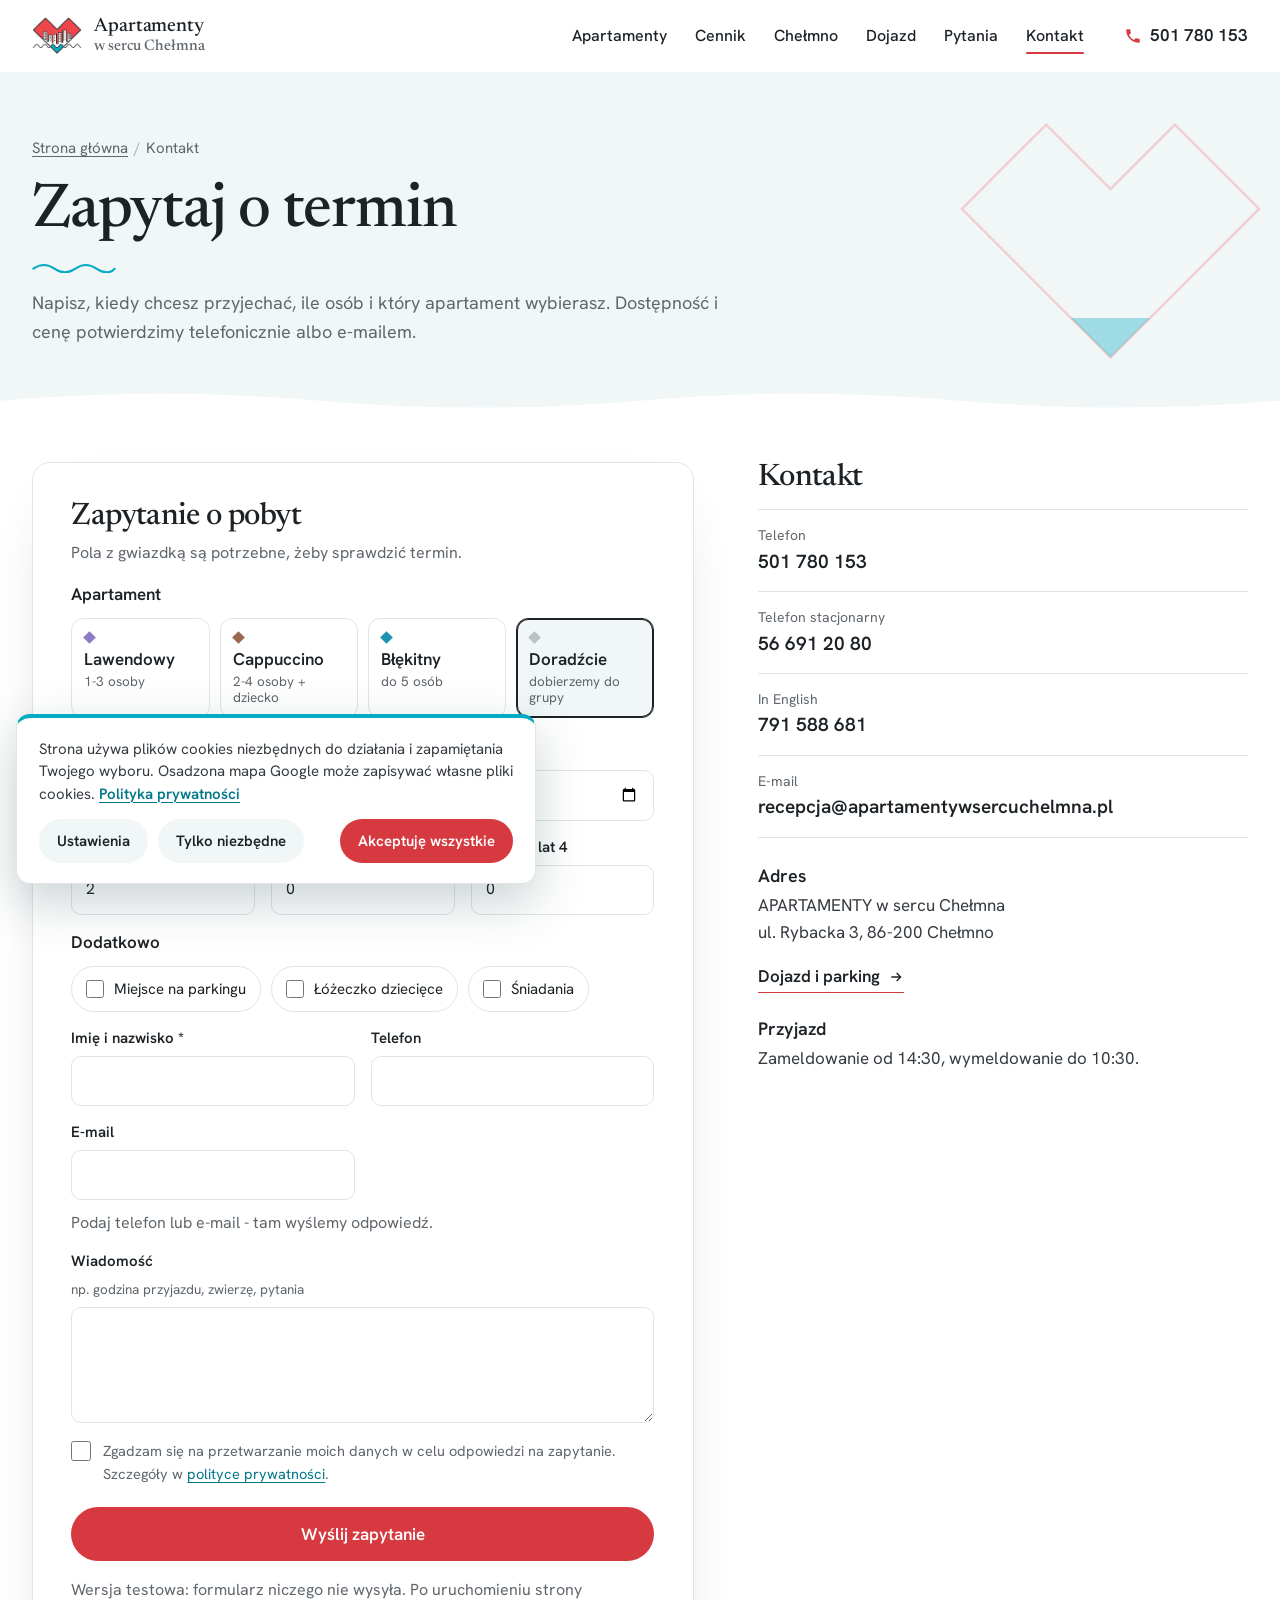
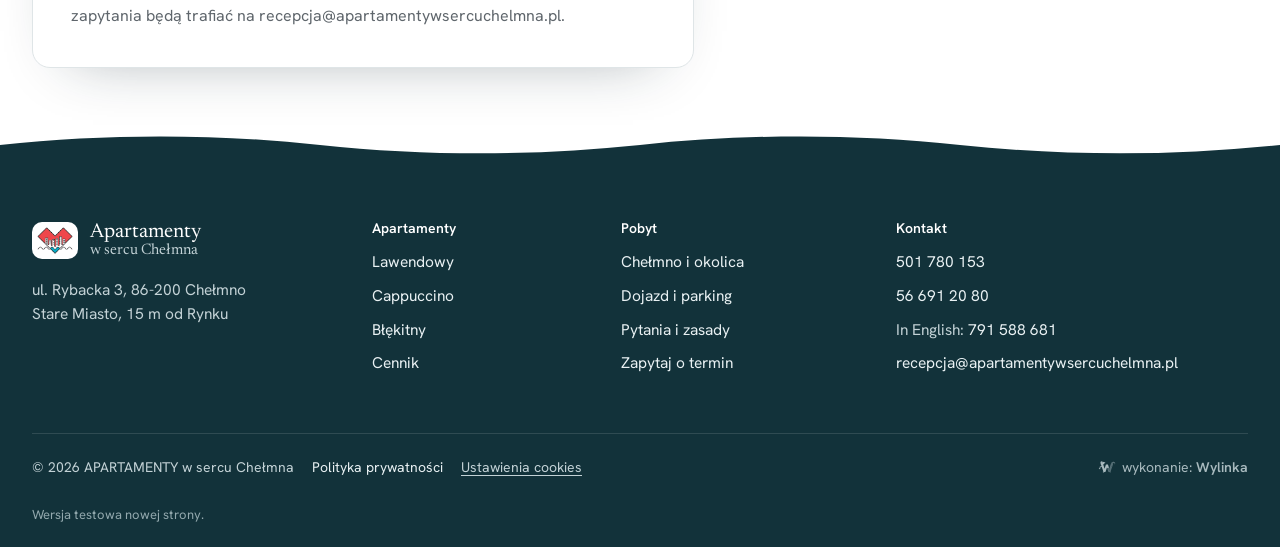
<file: kontakt/index.html>
<!doctype html>
<html lang="pl">
<head>
<meta charset="utf-8">
<meta name="viewport" content="width=device-width, initial-scale=1, viewport-fit=cover">
<title>Kontakt i zapytanie o termin - Apartamenty w sercu Chełmna</title>
<meta name="description" content="Zapytaj o wolny termin w apartamentach przy ul. Rybackiej 3 w Chełmnie. Tel. 501 780 153, recepcja@apartamentywsercuchelmna.pl. Formularz: termin, liczba osób, apartament.">
<meta name="robots" content="noindex, nofollow">
<link rel="canonical" href="https://apartamentywsercuchelmna.pl/kontakt/">
<meta property="og:type" content="website">
<meta property="og:locale" content="pl_PL">
<meta property="og:site_name" content="Apartamenty w sercu Chełmna">
<meta property="og:title" content="Kontakt i zapytanie o termin - Apartamenty w sercu Chełmna">
<meta property="og:description" content="Zapytaj o wolny termin w apartamentach przy ul. Rybackiej 3 w Chełmnie. Tel. 501 780 153, recepcja@apartamentywsercuchelmna.pl. Formularz: termin, liczba osób, apartament.">
<meta property="og:url" content="https://apartamentywsercuchelmna.pl/kontakt/">
<meta property="og:image" content="https://apartamentywsercuchelmna.pl/assets/img/hero-1280.webp">
<meta name="theme-color" content="#ffffff">
<link rel="icon" type="image/png" sizes="64x64" href="../assets/img/favicon-64.png">
<link rel="apple-touch-icon" href="../assets/img/apple-touch-icon.png">
<link rel="preload" href="../assets/fonts/newsreader.woff2" as="font" type="font/woff2" crossorigin>
<link rel="preload" href="../assets/fonts/hanken.woff2" as="font" type="font/woff2" crossorigin>
<link rel="stylesheet" href="../assets/css/site.css?v=9">
<script type="application/ld+json">{"@context":"https://schema.org","@graph":[{"@type":"LodgingBusiness","@id":"https://apartamentywsercuchelmna.pl/#obiekt","name":"APARTAMENTY w sercu Chełmna","url":"https://apartamentywsercuchelmna.pl/","telephone":"+48501780153","email":"recepcja@apartamentywsercuchelmna.pl","image":["https://apartamentywsercuchelmna.pl/assets/img/hero-1600.webp","https://apartamentywsercuchelmna.pl/assets/img/kam-fasada-950.webp"],"logo":"https://apartamentywsercuchelmna.pl/assets/img/logo.png","description":"Trzy apartamenty z kuchnią w kamienicy przy ul. Rybackiej 3, 15 m od Rynku w Chełmnie.","address":{"@type":"PostalAddress","streetAddress":"ul. Rybacka 3","postalCode":"86-200","addressLocality":"Chełmno","addressRegion":"kujawsko-pomorskie","addressCountry":"PL"},"geo":{"@type":"GeoCoordinates","latitude":53.3495547,"longitude":18.421228},"checkinTime":"14:30","checkoutTime":"10:30","numberOfRooms":3,"priceRange":"220-300 zł","currenciesAccepted":"PLN","knowsLanguage":["pl","en"],"smokingAllowed":false,"petsAllowed":"Po wcześniejszym uzgodnieniu","amenityFeature":[{"@type":"LocationFeatureSpecification","name":"Bezpłatne Wi-Fi","value":true},{"@type":"LocationFeatureSpecification","name":"Bezpłatny zamknięty parking","value":true},{"@type":"LocationFeatureSpecification","name":"Kuchnia w każdym apartamencie","value":true},{"@type":"LocationFeatureSpecification","name":"Ogród","value":true},{"@type":"LocationFeatureSpecification","name":"Bezpłatne łóżeczko dziecięce na życzenie","value":true}],"containsPlace":[{"@type":"Apartment","name":"Apartament Lawendowy","url":"https://apartamentywsercuchelmna.pl/apartamenty/lawendowy/"},{"@type":"Apartment","name":"Apartament Cappuccino","url":"https://apartamentywsercuchelmna.pl/apartamenty/cappuccino/"},{"@type":"Apartment","name":"Apartament Błękitny","url":"https://apartamentywsercuchelmna.pl/apartamenty/blekitny/"}]},{"@type":"BreadcrumbList","itemListElement":[{"@type":"ListItem","position":1,"name":"Strona główna","item":"https://apartamentywsercuchelmna.pl/"},{"@type":"ListItem","position":2,"name":"Kontakt","item":"https://apartamentywsercuchelmna.pl/kontakt/"}]}]}</script>
</head>
<body>
<a class="skip" href="#tresc">Przejdź do treści</a>
<header class="top">
  <div class="wrap top-in">
    <button class="burger" id="burger" type="button" aria-label="Otwórz menu" aria-expanded="false" aria-controls="menu"><i></i><i></i><i></i></button>
    <a class="marka" href="../" aria-label="Apartamenty w sercu Chełmna - strona główna"><img src="../assets/img/serce.png" alt="" width="111" height="84"><span>Apartamenty<em>w sercu Chełmna</em></span></a>
    <nav class="menu" id="menu" aria-label="Menu główne"><a href="../apartamenty/">Apartamenty</a><a href="../cennik/">Cennik</a><a href="../chelmno/">Chełmno</a><a href="../dojazd/">Dojazd</a><a href="../pytania/">Pytania</a><a href="../kontakt/" aria-current="page">Kontakt</a>
      <div class="menu-kontakt"><a class="btn" href="../kontakt/#zapytanie">Zapytaj o termin</a><p>ul. Rybacka 3, 86-200 Chełmno<br>tel. <a href="tel:+48501780153">501 780 153</a> · <a href="mailto:recepcja@apartamentywsercuchelmna.pl">e-mail</a></p></div>
    </nav>
    <a class="top-tel" href="tel:+48501780153" aria-label="Zadzwoń: 501 780 153"><svg viewBox="0 0 24 24" aria-hidden="true" fill="currentColor"><path d="M6.6 10.8a15.1 15.1 0 0 0 6.6 6.6l2.2-2.2c.3-.3.7-.4 1-.2 1.1.4 2.3.6 3.6.6.6 0 1 .4 1 1V20c0 .6-.4 1-1 1A17 17 0 0 1 3 4c0-.6.4-1 1-1h3.5c.6 0 1 .4 1 1 0 1.3.2 2.5.6 3.6.1.3 0 .7-.2 1z"/></svg><span>501 780 153</span></a>
    
  </div>
</header>
<main id="tresc">
<section class="pg"><div class="wrap">
  <p class="okr"><a href="../">Strona główna</a><span>/</span>Kontakt</p>
  <h1>Zapytaj o termin</h1>
  <p class="lead">Napisz, kiedy chcesz przyjechać, ile osób i który apartament wybierasz. Dostępność i cenę potwierdzimy telefonicznie albo <span class="nw">e-mailem</span>.</p>
</div></section>
<section style="padding-bottom:clamp(56px,7vw,104px)"><div class="wrap kontakt-uklad">
  <form class="form" id="zapytanie" novalidate>
    <h2>Zapytanie o pobyt</h2>
    <p>Pola z gwiazdką są potrzebne, żeby sprawdzić termin.</p>
    <fieldset><legend>Apartament</legend><div class="wybor"><label style="--k:#8e7cc3"><input type="radio" name="apartament" value="lawendowy"><span><i aria-hidden="true"></i>Lawendowy<small>1-3 osoby</small></span></label><label style="--k:#9b6a4c"><input type="radio" name="apartament" value="cappuccino"><span><i aria-hidden="true"></i>Cappuccino<small>2-4 osoby + dziecko</small></span></label><label style="--k:#1b93b0"><input type="radio" name="apartament" value="blekitny"><span><i aria-hidden="true"></i>Błękitny<small>do 5 osób</small></span></label><label style="--k:#b9c2c7"><input type="radio" name="apartament" value="dowolny" checked><span><i aria-hidden="true"></i>Doradźcie<small>dobierzemy do grupy</small></span></label></div></fieldset>
    <div class="pola">
      <label class="pole">Przyjazd *<input type="date" id="przyjazd" name="przyjazd" required></label>
      <label class="pole">Wyjazd *<input type="date" id="wyjazd" name="wyjazd" required></label>
    </div>
    <div class="pola pola-3">
      <label class="pole">Dorośli *<input type="number" id="dorosli" name="dorosli" min="1" max="10" value="2" inputmode="numeric" required></label>
      <label class="pole">Dzieci<input type="number" id="dzieci" name="dzieci" min="0" max="6" value="0" inputmode="numeric"></label>
      <label class="pole pole-p">w tym do lat 4<input type="number" id="dzieci-male" name="dzieci_male" min="0" max="6" value="0" inputmode="numeric"></label>
    </div>
    <fieldset style="margin-bottom:14px"><legend>Dodatkowo</legend><div class="dodatki">
      <label><input type="checkbox" name="parking">Miejsce na parkingu</label>
      <label><input type="checkbox" name="lozeczko">Łóżeczko dziecięce</label>
      <label><input type="checkbox" name="sniadania">Śniadania</label>
    </div></fieldset>
    <p class="szac" id="szac" aria-live="polite"></p>
    <div class="pola">
      <label class="pole pole-p">Imię i nazwisko *<input type="text" id="imie" name="imie" autocomplete="name" required></label>
      <label class="pole">Telefon<input type="tel" id="tel" name="tel" autocomplete="tel" inputmode="tel"></label>
      <label class="pole">E-mail<input type="email" id="email" name="email" autocomplete="email"></label>
    </div>
    <p class="uw" style="margin:-4px 0 14px">Podaj telefon lub e-mail - tam wyślemy odpowiedź.</p>
    <label class="pole" style="margin-bottom:16px">Wiadomość <small>np. godzina przyjazdu, zwierzę, pytania</small><textarea id="wiad" name="wiad" rows="4"></textarea></label>
    <label class="sr" aria-hidden="true">Strona www<input type="text" name="strona" tabindex="-1" autocomplete="off"></label>
    <label class="zgoda"><input type="checkbox" id="zgoda" name="zgoda" required><span>Zgadzam się na przetwarzanie moich danych w celu odpowiedzi na zapytanie. Szczegóły w <a href="../polityka-prywatnosci/">polityce prywatności</a>.</span></label>
    <button class="btn" type="submit">Wyślij zapytanie</button>
    <p class="blad" id="blad" role="alert"></p>
    <div class="potw" id="potw" hidden></div>
    <p class="test-uw">Wersja testowa: formularz niczego nie wysyła. Po uruchomieniu strony zapytania będą trafiać na recepcja@apartamentywsercuchelmna.pl.</p>
  </form>
  <aside>
    <h2 style="font-size:clamp(26px,2.4vw,32px)">Kontakt</h2>
    <ul class="kontakty">
      <li><span>Telefon</span><a href="tel:+48501780153">501 780 153</a></li>
      <li><span>Telefon stacjonarny</span><a href="tel:+48566912080">56 691 20 80</a></li>
      <li><span>In English</span><a href="tel:+48791588681">791 588 681</a></li>
      <li><span>E-mail</span><a href="mailto:recepcja@apartamentywsercuchelmna.pl">recepcja@apartamentywsercuchelmna.pl</a></li>
    </ul>
    <h3 class="h3-m" style="margin-top:0">Adres</h3>
    <address><p>APARTAMENTY w sercu Chełmna<br>ul. Rybacka 3, 86-200 Chełmno</p></address>
    <p><a class="link-str" href="../dojazd/">Dojazd i parking <svg viewBox="0 0 24 24" aria-hidden="true" fill="none" stroke="currentColor" stroke-width="2"><path d="M5 12h14M13 6l6 6-6 6"/></svg></a></p>
    <h3 class="h3-m">Przyjazd</h3>
    <p>Zameldowanie od 14:30, wymeldowanie do 10:30.</p>
  </aside>
</div></section>
<script type="application/json" id="dane-cen">{"lawendowy": {"nazwa": "Lawendowy", "min": 2, "max": 3, "ceny": {"2": 220}}, "cappuccino": {"nazwa": "Cappuccino", "min": 2, "max": 4, "ceny": {"2": 300}}, "blekitny": {"nazwa": "Błękitny", "min": 2, "max": 5, "ceny": {"2": 280}}}</script>
</main>
<footer class="stopka">
  <svg class="fala fala-st" style="color:#12323a" viewBox="0 0 1440 40" preserveAspectRatio="none" aria-hidden="true" focusable="false"><path d="M0 22 C 120 6, 240 6, 360 22 S 600 38, 720 22 S 960 6, 1080 22 S 1320 38, 1440 22 V40 H0Z"/></svg>
  <div class="wrap">
    <div class="st-gora">
      <div>
        <a class="st-marka" href="../"><img src="../assets/img/serce.png" alt="" width="111" height="84" loading="lazy"><span>Apartamenty<em>w sercu Chełmna</em></span></a>
        <p>ul. Rybacka 3, 86-200 Chełmno<br>Stare Miasto, 15 m od Rynku</p>
      </div>
      <div><h2>Apartamenty</h2><ul>
        <li><a href="../apartamenty/lawendowy/">Lawendowy</a></li><li><a href="../apartamenty/cappuccino/">Cappuccino</a></li>
        <li><a href="../apartamenty/blekitny/">Błękitny</a></li><li><a href="../cennik/">Cennik</a></li></ul></div>
      <div><h2>Pobyt</h2><ul>
        <li><a href="../chelmno/">Chełmno i okolica</a></li><li><a href="../dojazd/">Dojazd i parking</a></li>
        <li><a href="../pytania/">Pytania i zasady</a></li><li><a href="../kontakt/#zapytanie">Zapytaj o termin</a></li></ul></div>
      <div><h2>Kontakt</h2><ul>
        <li><a href="tel:+48501780153">501 780 153</a></li><li><a href="tel:+48566912080">56 691 20 80</a></li>
        <li>In English: <a href="tel:+48791588681">791 588 681</a></li><li><a href="mailto:recepcja@apartamentywsercuchelmna.pl">recepcja@apartamentywsercuchelmna.pl</a></li></ul></div>
    </div>
    <div class="st-dol">
      <p><span>© 2026 APARTAMENTY w sercu Chełmna</span><a href="../polityka-prywatnosci/">Polityka prywatności</a><button type="button" class="st-ck" data-ck-otworz>Ustawienia cookies</button></p>
      <p><a class="wylinka-badge" href="https://wylinka.pl/?utm_source=apartamentywsercuchelmna.pl&amp;utm_medium=stopka&amp;utm_campaign=wykonanie" rel="noopener" title="Strona wykonana przez Wylinka"><svg viewBox="0 0 64 64" aria-hidden="true" focusable="false" fill="currentColor"><path d="M9.8 22.8l-1.2-7.9 2.2-3.7 15.5 4.6-.5 1.5-7.2 5.5 4.7 15.6 5-15.6 7 0 4.1 12.7-4.2-.9-2.6 1.8-.8-2.2-5.3 15.6-4.3 0 .4 .2-2.1 2.8-1.3-1.1 1.1-1.4-3.1 .2-.1-1.7 2.2-.1-5.7-16.5-4.8 .6-.8 3.1 0 .5-.3 .5 .8 2.2-1.6 .5-.4-1.3-.8 1.6-1.5-.8 .8-1.6-1.4 .6-.6-1.6 2.3-.8 .2-.4 1.3-4.8 5.9-.8-2.4-6.9zM15.2 13.7l-.1-.4-.4 .8-.1 .8 .1 1 .1 .4 .3 .7 .3-.9 .1-.7 0-.8z"/><path class="wy-pod" d="M37.1 49.8l-4.5-13.3 2.6-1.8 4.2 .9 .9 2.8 3-9.7 0-.5 .1-.8 3.2-8.4 .5-1 .6-1 .9-1.1 1.3-1 1.1-.7 1.4-.5 1.4-.3 .7 0 .9 0 1.2 .3 1.4 .6 .8 .5 .7 .7 .6 .7 .5 .9 .3 .9 .1 .9 0 .8-.2 .9-.5 .9-.5 .6-.7 .5-.7 .3-.1-.1 0-.1 .5-.5 .3-.7 .2-.5 0-.6-.1-.6-.3-.7-.4-.5-.4-.4-.5-.3-.6-.3-.7 0-.7 .1-.6 .1-.5 .4-.5 .5-.3 .5-.2 .7-.1 1.5-1.4 5.1-.8 3.3-.3 .7-.5 .7-6 17.5 1.9 .1-.1 1.7-3.1-.2 1.1 1.4-1.3 1.1-2.1-2.8 .4-.2z"/><path class="wy-old" d="M40.8 50l.4-.2-4.1 0-4.2-12.5 2.5-1.7 4.3 .9 .6 1.9 .6-1.6 0-.3 2.4-7.8 0-.5 .1-.8 3.2-8.4 .4-.8 .6-.9 .9-1.2 .9-.9 1.3-.8 1.4-.6 1.2-.3 1.4-.1 1.3 .1 .6 .2 .8 .3 1.1 .6 .9 .7 .7 .9 .5 .9 .3 .9 .1 1.1-.1 .9-.3 .9-.4 .7-.6 .7-.6 .4-.6 .2-.1-.1 0-.1 .5-.5 .3-.7 .2-.5 0-.5-.1-.6-.2-.6-.3-.5-.4-.5-.5-.3-.6-.3-.7-.1-.6 0-.6 .1-.6 .3-.6 .5-.3 .4-.2 .5-.1 .5-.1 1.5-1.4 5.1-.8 3.3-.3 .7-.5 .7-6 17.5 1.9 .1-.1 1.7-3.1-.2 1.1 1.4-1.3 1.1zM49.6 17.1l.6 1.7-1.5 1.9 .4 .4 1.8-2.1-.7-2.1zM48.1 28.3l.5 1.8-1.7 1.8 .4 .4 1.9-2-.6-2.2zM37.9 41.7l1.7-1.5-.4-.4-1.7 1.4zM42.6 38.7l-1.5 2.8 1.1 2-1.3 2.6 .5 .2 1.5-2.8-1.1-2 1.4-2.5z"/></svg><span>wykonanie: <b>Wylinka</b></span></a></p>
    </div>
    <p class="st-test">Wersja testowa nowej strony.</p>
  </div>
</footer>
<div class="mob" id="mob">
  <a class="mob-tel" href="tel:+48501780153"><svg viewBox="0 0 24 24" aria-hidden="true" fill="currentColor"><path d="M6.6 10.8a15.1 15.1 0 0 0 6.6 6.6l2.2-2.2c.3-.3.7-.4 1-.2 1.1.4 2.3.6 3.6.6.6 0 1 .4 1 1V20c0 .6-.4 1-1 1A17 17 0 0 1 3 4c0-.6.4-1 1-1h3.5c.6 0 1 .4 1 1 0 1.3.2 2.5.6 3.6.1.3 0 .7-.2 1z"/></svg>Zadzwoń</a>
  <a class="mob-cta" href="../kontakt/#zapytanie">Zapytaj o termin</a>
</div>
<div class="lb" id="lb" hidden role="dialog" aria-modal="true" aria-label="Galeria zdjęć">
  <p class="lb-l"></p>
  <button type="button" class="lb-x" aria-label="Zamknij galerię"><svg viewBox="0 0 24 24"><path d="M6 6l12 12M18 6L6 18"/></svg></button>
  <button type="button" class="lb-p" aria-label="Poprzednie zdjęcie"><svg viewBox="0 0 24 24"><path d="M15 5l-7 7 7 7"/></svg></button>
  <figure><img alt=""><figcaption></figcaption></figure>
  <button type="button" class="lb-n" aria-label="Następne zdjęcie"><svg viewBox="0 0 24 24"><path d="M9 5l7 7-7 7"/></svg></button>
</div>
<div class="ck" id="ck" hidden role="dialog" aria-label="Ustawienia plików cookies">
  <p class="ck-t">Strona używa plików cookies niezbędnych do działania i zapamiętania Twojego wyboru. Osadzona mapa Google może zapisywać własne pliki cookies. <a href="../polityka-prywatnosci/#cookies">Polityka prywatności</a></p>
  <div class="ck-ust" hidden>
    <label><input type="checkbox" checked disabled> <span><b>Niezbędne</b> - zapamiętanie wyboru, zawsze włączone</span></label>
    <label><input type="checkbox" data-ck-kat="mapy" checked> <span><b>Mapy Google</b> - mapa dojazdu na stronie Dojazd</span></label>
  </div>
  <div class="ck-btn"><button type="button" class="ck-b ck-ustaw" data-ck="ustawienia">Ustawienia</button><button type="button" class="ck-b" data-ck="niezbedne">Tylko niezbędne</button><button type="button" class="ck-b ck-ok" data-ck="wszystkie">Akceptuję wszystkie</button></div>
</div>
<script src="../assets/js/site.js?v=9" defer></script>
<script src="../assets/js/ck.js?v=9" defer></script>
</body>
</html>
</file>
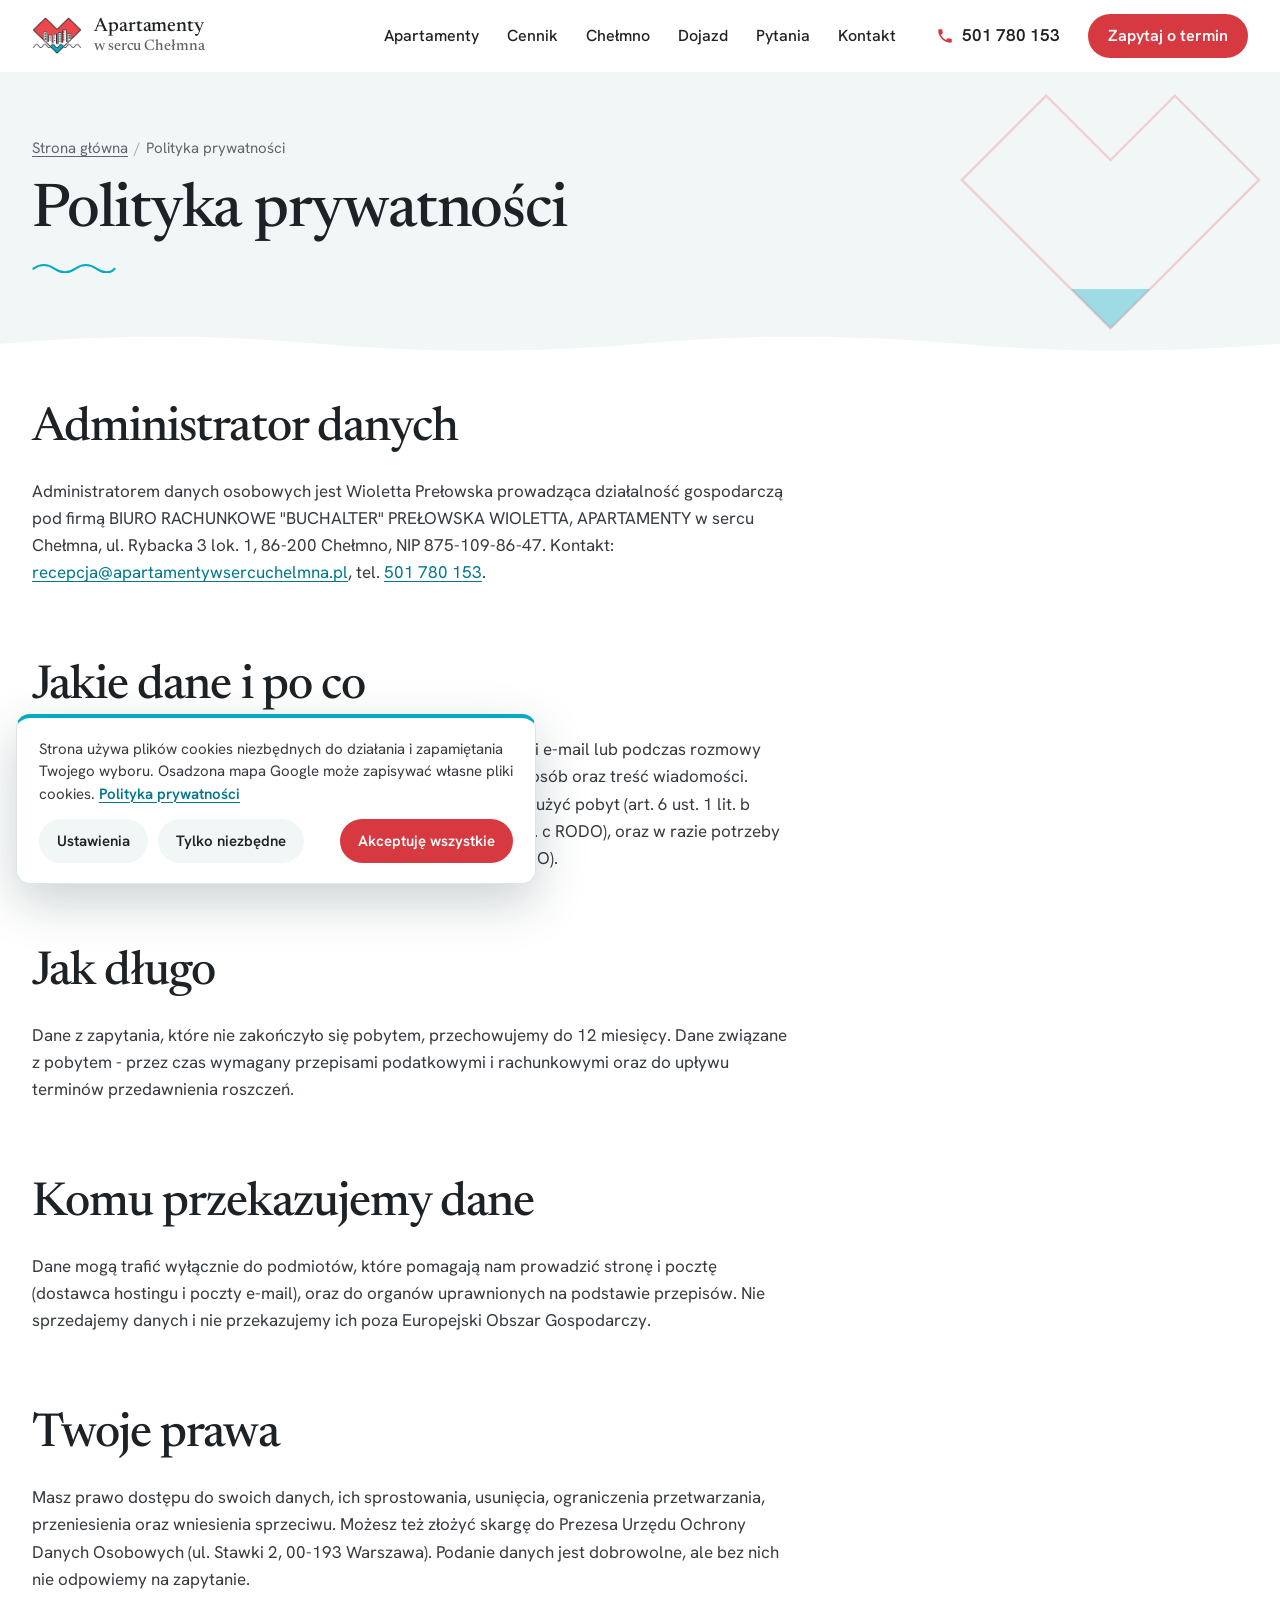
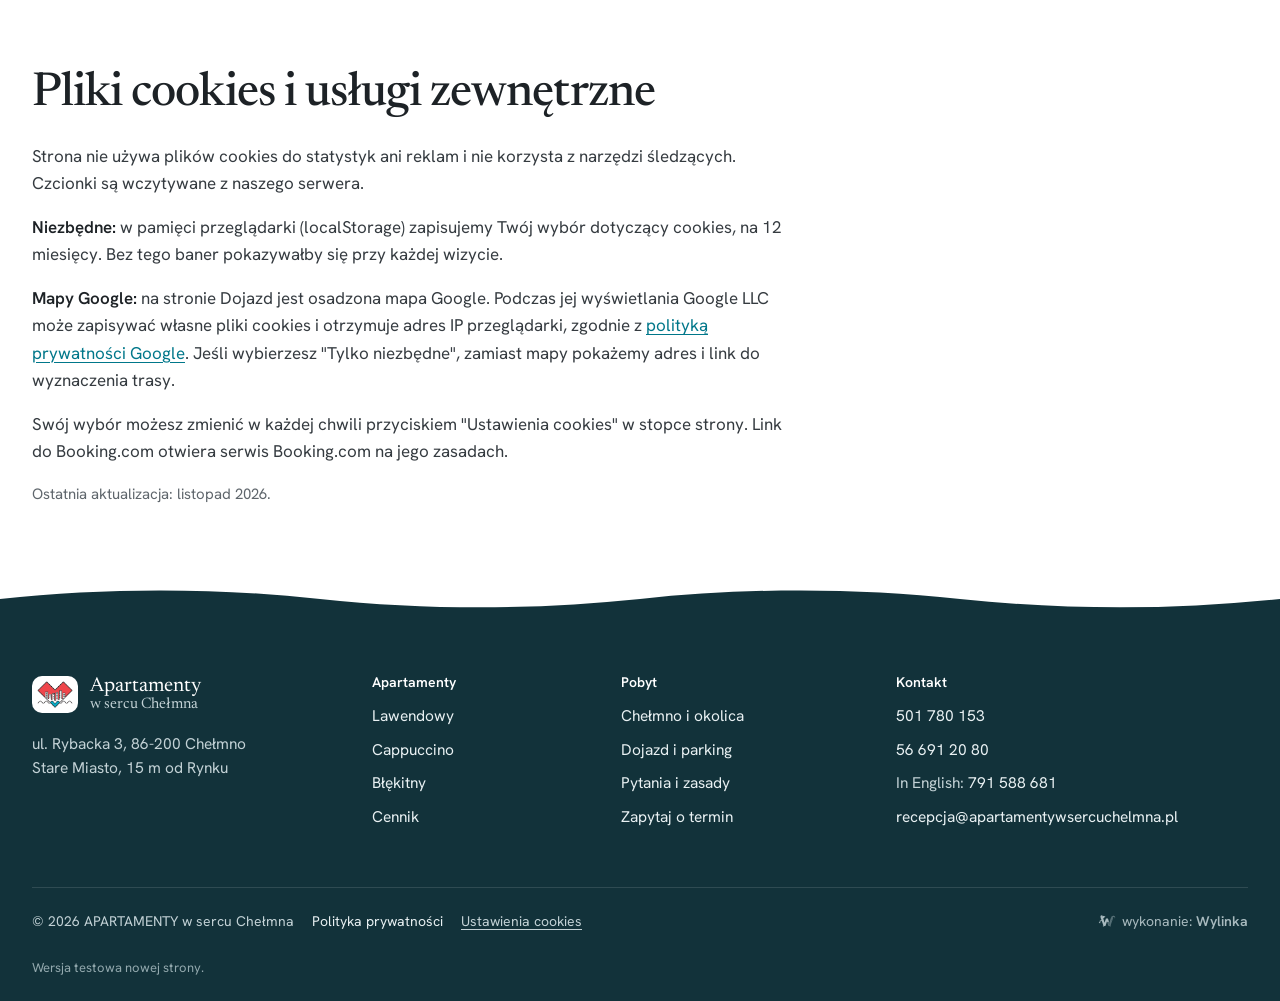
<file: polityka-prywatnosci/index.html>
<!doctype html>
<html lang="pl">
<head>
<meta charset="utf-8">
<meta name="viewport" content="width=device-width, initial-scale=1, viewport-fit=cover">
<title>Polityka prywatności - Apartamenty w sercu Chełmna</title>
<meta name="description" content="Polityka prywatności strony Apartamenty w sercu Chełmna: administrator danych, cel i czas przetwarzania, prawa osób, pliki cookies.">
<meta name="robots" content="noindex, nofollow">
<link rel="canonical" href="https://apartamentywsercuchelmna.pl/polityka-prywatnosci/">
<meta property="og:type" content="website">
<meta property="og:locale" content="pl_PL">
<meta property="og:site_name" content="Apartamenty w sercu Chełmna">
<meta property="og:title" content="Polityka prywatności - Apartamenty w sercu Chełmna">
<meta property="og:description" content="Polityka prywatności strony Apartamenty w sercu Chełmna: administrator danych, cel i czas przetwarzania, prawa osób, pliki cookies.">
<meta property="og:url" content="https://apartamentywsercuchelmna.pl/polityka-prywatnosci/">
<meta property="og:image" content="https://apartamentywsercuchelmna.pl/assets/img/hero-1280.webp">
<meta name="theme-color" content="#ffffff">
<link rel="icon" type="image/png" sizes="64x64" href="../assets/img/favicon-64.png">
<link rel="apple-touch-icon" href="../assets/img/apple-touch-icon.png">
<link rel="preload" href="../assets/fonts/newsreader.woff2" as="font" type="font/woff2" crossorigin>
<link rel="preload" href="../assets/fonts/hanken.woff2" as="font" type="font/woff2" crossorigin>
<link rel="stylesheet" href="../assets/css/site.css?v=9">
<script type="application/ld+json">{"@context":"https://schema.org","@graph":[{"@type":"BreadcrumbList","itemListElement":[{"@type":"ListItem","position":1,"name":"Strona główna","item":"https://apartamentywsercuchelmna.pl/"},{"@type":"ListItem","position":2,"name":"Polityka prywatności","item":"https://apartamentywsercuchelmna.pl/polityka-prywatnosci/"}]}]}</script>
</head>
<body>
<a class="skip" href="#tresc">Przejdź do treści</a>
<header class="top">
  <div class="wrap top-in">
    <button class="burger" id="burger" type="button" aria-label="Otwórz menu" aria-expanded="false" aria-controls="menu"><i></i><i></i><i></i></button>
    <a class="marka" href="../" aria-label="Apartamenty w sercu Chełmna - strona główna"><img src="../assets/img/serce.png" alt="" width="111" height="84"><span>Apartamenty<em>w sercu Chełmna</em></span></a>
    <nav class="menu" id="menu" aria-label="Menu główne"><a href="../apartamenty/">Apartamenty</a><a href="../cennik/">Cennik</a><a href="../chelmno/">Chełmno</a><a href="../dojazd/">Dojazd</a><a href="../pytania/">Pytania</a><a href="../kontakt/">Kontakt</a>
      <div class="menu-kontakt"><a class="btn" href="../kontakt/#zapytanie">Zapytaj o termin</a><p>ul. Rybacka 3, 86-200 Chełmno<br>tel. <a href="tel:+48501780153">501 780 153</a> · <a href="mailto:recepcja@apartamentywsercuchelmna.pl">e-mail</a></p></div>
    </nav>
    <a class="top-tel" href="tel:+48501780153" aria-label="Zadzwoń: 501 780 153"><svg viewBox="0 0 24 24" aria-hidden="true" fill="currentColor"><path d="M6.6 10.8a15.1 15.1 0 0 0 6.6 6.6l2.2-2.2c.3-.3.7-.4 1-.2 1.1.4 2.3.6 3.6.6.6 0 1 .4 1 1V20c0 .6-.4 1-1 1A17 17 0 0 1 3 4c0-.6.4-1 1-1h3.5c.6 0 1 .4 1 1 0 1.3.2 2.5.6 3.6.1.3 0 .7-.2 1z"/></svg><span>501 780 153</span></a>
    <a class="btn top-cta" href="../kontakt/#zapytanie">Zapytaj o termin</a>
  </div>
</header>
<main id="tresc">
<section class="pg"><div class="wrap">
  <p class="okr"><a href="../">Strona główna</a><span>/</span>Polityka prywatności</p>
  <h1>Polityka prywatności</h1>
</div></section>
<section style="padding-bottom:clamp(56px,7vw,104px)"><div class="wrap"><div class="tresc">
  <h2>Administrator danych</h2>
  <p>Administratorem danych osobowych jest Wioletta Prełowska prowadząca działalność gospodarczą pod firmą BIURO RACHUNKOWE "BUCHALTER" PREŁOWSKA WIOLETTA, APARTAMENTY w sercu Chełmna, ul. Rybacka 3 lok. 1, 86-200 Chełmno, NIP 875-109-86-47. Kontakt: <a href="mailto:recepcja@apartamentywsercuchelmna.pl">recepcja@apartamentywsercuchelmna.pl</a>, tel. <a href="tel:+48501780153">501 780 153</a>.</p>
  <h2>Jakie dane i po co</h2>
  <p>Przetwarzamy dane podane w formularzu zapytania, w wiadomości e-mail lub podczas rozmowy telefonicznej: imię i nazwisko, telefon, adres e-mail, termin i liczbę osób oraz treść wiadomości. Używamy ich, żeby odpowiedzieć na zapytanie, przygotować i obsłużyć pobyt (art. 6 ust. 1 lit. b RODO), wypełnić obowiązki prawne, np. podatkowe (art. 6 ust. 1 lit. c RODO), oraz w razie potrzeby dochodzić roszczeń lub się przed nimi bronić (art. 6 ust. 1 lit. f RODO).</p>
  <h2>Jak długo</h2>
  <p>Dane z zapytania, które nie zakończyło się pobytem, przechowujemy do 12 miesięcy. Dane związane z pobytem - przez czas wymagany przepisami podatkowymi i rachunkowymi oraz do upływu terminów przedawnienia roszczeń.</p>
  <h2>Komu przekazujemy dane</h2>
  <p>Dane mogą trafić wyłącznie do podmiotów, które pomagają nam prowadzić stronę i pocztę (dostawca hostingu i poczty e-mail), oraz do organów uprawnionych na podstawie przepisów. Nie sprzedajemy danych i nie przekazujemy ich poza Europejski Obszar Gospodarczy.</p>
  <h2>Twoje prawa</h2>
  <p>Masz prawo dostępu do swoich danych, ich sprostowania, usunięcia, ograniczenia przetwarzania, przeniesienia oraz wniesienia sprzeciwu. Możesz też złożyć skargę do Prezesa Urzędu Ochrony Danych Osobowych (ul. Stawki 2, 00-193 Warszawa). Podanie danych jest dobrowolne, ale bez nich nie odpowiemy na zapytanie.</p>
  <h2 id="cookies">Pliki cookies i usługi zewnętrzne</h2>
  <p>Strona nie używa plików cookies do statystyk ani reklam i nie korzysta z narzędzi śledzących. Czcionki są wczytywane z naszego serwera.</p>
  <p><b>Niezbędne:</b> w pamięci przeglądarki (localStorage) zapisujemy Twój wybór dotyczący cookies, na 12 miesięcy. Bez tego baner pokazywałby się przy każdej wizycie.</p>
  <p><b>Mapy Google:</b> na stronie Dojazd jest osadzona mapa Google. Podczas jej wyświetlania Google LLC może zapisywać własne pliki cookies i otrzymuje adres IP przeglądarki, zgodnie z <a href="https://policies.google.com/privacy?hl=pl" target="_blank" rel="noopener">polityką prywatności Google</a>. Jeśli wybierzesz "Tylko niezbędne", zamiast mapy pokażemy adres i link do wyznaczenia trasy.</p>
  <p>Swój wybór możesz zmienić w każdej chwili przyciskiem "Ustawienia cookies" w stopce strony. Link do Booking.com otwiera serwis Booking.com na jego zasadach.</p>
  <p class="uw">Ostatnia aktualizacja: listopad 2026.</p>
</div></div></section>
</main>
<footer class="stopka">
  <svg class="fala fala-st" style="color:#12323a" viewBox="0 0 1440 40" preserveAspectRatio="none" aria-hidden="true" focusable="false"><path d="M0 22 C 120 6, 240 6, 360 22 S 600 38, 720 22 S 960 6, 1080 22 S 1320 38, 1440 22 V40 H0Z"/></svg>
  <div class="wrap">
    <div class="st-gora">
      <div>
        <a class="st-marka" href="../"><img src="../assets/img/serce.png" alt="" width="111" height="84" loading="lazy"><span>Apartamenty<em>w sercu Chełmna</em></span></a>
        <p>ul. Rybacka 3, 86-200 Chełmno<br>Stare Miasto, 15 m od Rynku</p>
      </div>
      <div><h2>Apartamenty</h2><ul>
        <li><a href="../apartamenty/lawendowy/">Lawendowy</a></li><li><a href="../apartamenty/cappuccino/">Cappuccino</a></li>
        <li><a href="../apartamenty/blekitny/">Błękitny</a></li><li><a href="../cennik/">Cennik</a></li></ul></div>
      <div><h2>Pobyt</h2><ul>
        <li><a href="../chelmno/">Chełmno i okolica</a></li><li><a href="../dojazd/">Dojazd i parking</a></li>
        <li><a href="../pytania/">Pytania i zasady</a></li><li><a href="../kontakt/#zapytanie">Zapytaj o termin</a></li></ul></div>
      <div><h2>Kontakt</h2><ul>
        <li><a href="tel:+48501780153">501 780 153</a></li><li><a href="tel:+48566912080">56 691 20 80</a></li>
        <li>In English: <a href="tel:+48791588681">791 588 681</a></li><li><a href="mailto:recepcja@apartamentywsercuchelmna.pl">recepcja@apartamentywsercuchelmna.pl</a></li></ul></div>
    </div>
    <div class="st-dol">
      <p><span>© 2026 APARTAMENTY w sercu Chełmna</span><a href="../polityka-prywatnosci/">Polityka prywatności</a><button type="button" class="st-ck" data-ck-otworz>Ustawienia cookies</button></p>
      <p><a class="wylinka-badge" href="https://wylinka.pl/?utm_source=apartamentywsercuchelmna.pl&amp;utm_medium=stopka&amp;utm_campaign=wykonanie" rel="noopener" title="Strona wykonana przez Wylinka"><svg viewBox="0 0 64 64" aria-hidden="true" focusable="false" fill="currentColor"><path d="M9.8 22.8l-1.2-7.9 2.2-3.7 15.5 4.6-.5 1.5-7.2 5.5 4.7 15.6 5-15.6 7 0 4.1 12.7-4.2-.9-2.6 1.8-.8-2.2-5.3 15.6-4.3 0 .4 .2-2.1 2.8-1.3-1.1 1.1-1.4-3.1 .2-.1-1.7 2.2-.1-5.7-16.5-4.8 .6-.8 3.1 0 .5-.3 .5 .8 2.2-1.6 .5-.4-1.3-.8 1.6-1.5-.8 .8-1.6-1.4 .6-.6-1.6 2.3-.8 .2-.4 1.3-4.8 5.9-.8-2.4-6.9zM15.2 13.7l-.1-.4-.4 .8-.1 .8 .1 1 .1 .4 .3 .7 .3-.9 .1-.7 0-.8z"/><path class="wy-pod" d="M37.1 49.8l-4.5-13.3 2.6-1.8 4.2 .9 .9 2.8 3-9.7 0-.5 .1-.8 3.2-8.4 .5-1 .6-1 .9-1.1 1.3-1 1.1-.7 1.4-.5 1.4-.3 .7 0 .9 0 1.2 .3 1.4 .6 .8 .5 .7 .7 .6 .7 .5 .9 .3 .9 .1 .9 0 .8-.2 .9-.5 .9-.5 .6-.7 .5-.7 .3-.1-.1 0-.1 .5-.5 .3-.7 .2-.5 0-.6-.1-.6-.3-.7-.4-.5-.4-.4-.5-.3-.6-.3-.7 0-.7 .1-.6 .1-.5 .4-.5 .5-.3 .5-.2 .7-.1 1.5-1.4 5.1-.8 3.3-.3 .7-.5 .7-6 17.5 1.9 .1-.1 1.7-3.1-.2 1.1 1.4-1.3 1.1-2.1-2.8 .4-.2z"/><path class="wy-old" d="M40.8 50l.4-.2-4.1 0-4.2-12.5 2.5-1.7 4.3 .9 .6 1.9 .6-1.6 0-.3 2.4-7.8 0-.5 .1-.8 3.2-8.4 .4-.8 .6-.9 .9-1.2 .9-.9 1.3-.8 1.4-.6 1.2-.3 1.4-.1 1.3 .1 .6 .2 .8 .3 1.1 .6 .9 .7 .7 .9 .5 .9 .3 .9 .1 1.1-.1 .9-.3 .9-.4 .7-.6 .7-.6 .4-.6 .2-.1-.1 0-.1 .5-.5 .3-.7 .2-.5 0-.5-.1-.6-.2-.6-.3-.5-.4-.5-.5-.3-.6-.3-.7-.1-.6 0-.6 .1-.6 .3-.6 .5-.3 .4-.2 .5-.1 .5-.1 1.5-1.4 5.1-.8 3.3-.3 .7-.5 .7-6 17.5 1.9 .1-.1 1.7-3.1-.2 1.1 1.4-1.3 1.1zM49.6 17.1l.6 1.7-1.5 1.9 .4 .4 1.8-2.1-.7-2.1zM48.1 28.3l.5 1.8-1.7 1.8 .4 .4 1.9-2-.6-2.2zM37.9 41.7l1.7-1.5-.4-.4-1.7 1.4zM42.6 38.7l-1.5 2.8 1.1 2-1.3 2.6 .5 .2 1.5-2.8-1.1-2 1.4-2.5z"/></svg><span>wykonanie: <b>Wylinka</b></span></a></p>
    </div>
    <p class="st-test">Wersja testowa nowej strony.</p>
  </div>
</footer>
<div class="mob" id="mob">
  <a class="mob-tel" href="tel:+48501780153"><svg viewBox="0 0 24 24" aria-hidden="true" fill="currentColor"><path d="M6.6 10.8a15.1 15.1 0 0 0 6.6 6.6l2.2-2.2c.3-.3.7-.4 1-.2 1.1.4 2.3.6 3.6.6.6 0 1 .4 1 1V20c0 .6-.4 1-1 1A17 17 0 0 1 3 4c0-.6.4-1 1-1h3.5c.6 0 1 .4 1 1 0 1.3.2 2.5.6 3.6.1.3 0 .7-.2 1z"/></svg>Zadzwoń</a>
  <a class="mob-cta" href="../kontakt/#zapytanie">Zapytaj o termin</a>
</div>
<div class="lb" id="lb" hidden role="dialog" aria-modal="true" aria-label="Galeria zdjęć">
  <p class="lb-l"></p>
  <button type="button" class="lb-x" aria-label="Zamknij galerię"><svg viewBox="0 0 24 24"><path d="M6 6l12 12M18 6L6 18"/></svg></button>
  <button type="button" class="lb-p" aria-label="Poprzednie zdjęcie"><svg viewBox="0 0 24 24"><path d="M15 5l-7 7 7 7"/></svg></button>
  <figure><img alt=""><figcaption></figcaption></figure>
  <button type="button" class="lb-n" aria-label="Następne zdjęcie"><svg viewBox="0 0 24 24"><path d="M9 5l7 7-7 7"/></svg></button>
</div>
<div class="ck" id="ck" hidden role="dialog" aria-label="Ustawienia plików cookies">
  <p class="ck-t">Strona używa plików cookies niezbędnych do działania i zapamiętania Twojego wyboru. Osadzona mapa Google może zapisywać własne pliki cookies. <a href="../polityka-prywatnosci/#cookies">Polityka prywatności</a></p>
  <div class="ck-ust" hidden>
    <label><input type="checkbox" checked disabled> <span><b>Niezbędne</b> - zapamiętanie wyboru, zawsze włączone</span></label>
    <label><input type="checkbox" data-ck-kat="mapy" checked> <span><b>Mapy Google</b> - mapa dojazdu na stronie Dojazd</span></label>
  </div>
  <div class="ck-btn"><button type="button" class="ck-b ck-ustaw" data-ck="ustawienia">Ustawienia</button><button type="button" class="ck-b" data-ck="niezbedne">Tylko niezbędne</button><button type="button" class="ck-b ck-ok" data-ck="wszystkie">Akceptuję wszystkie</button></div>
</div>
<script src="../assets/js/site.js?v=9" defer></script>
<script src="../assets/js/ck.js?v=9" defer></script>
</body>
</html>
</file>
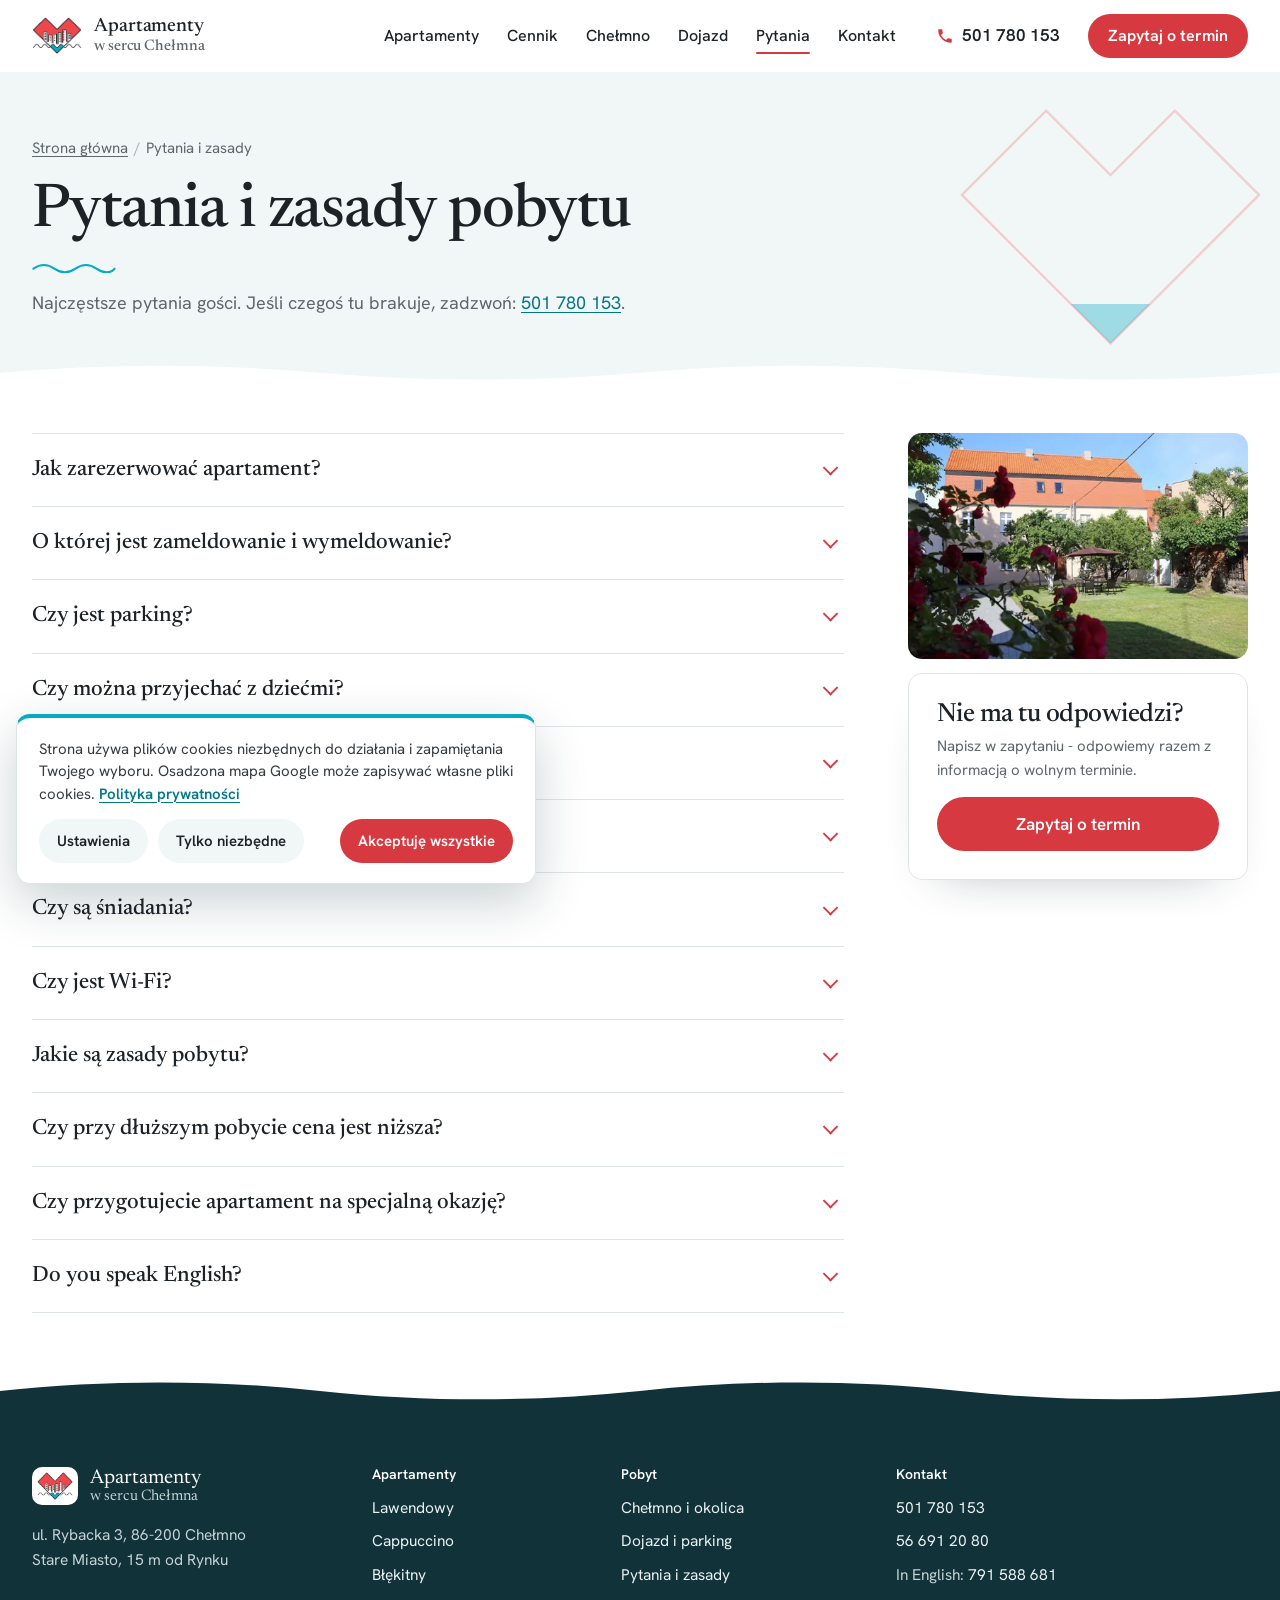
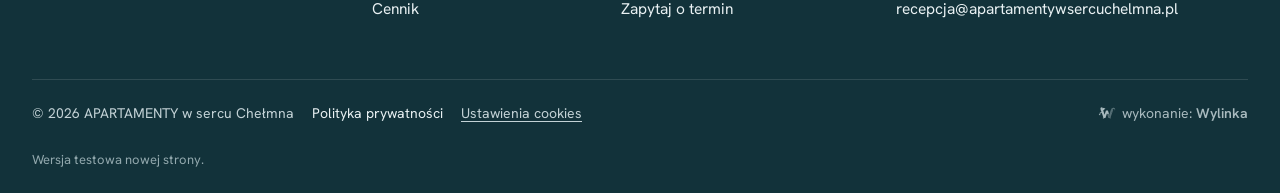
<file: pytania/index.html>
<!doctype html>
<html lang="pl">
<head>
<meta charset="utf-8">
<meta name="viewport" content="width=device-width, initial-scale=1, viewport-fit=cover">
<title>Pytania i zasady pobytu - Apartamenty w sercu Chełmna</title>
<meta name="description" content="Zameldowanie od 14:30, wymeldowanie do 10:30, bezpłatny parking, dzieci do 4 lat bezpłatnie, zwierzęta po uzgodnieniu, śniadania w restauracji obok. Odpowiedzi na pytania gości.">
<meta name="robots" content="noindex, nofollow">
<link rel="canonical" href="https://apartamentywsercuchelmna.pl/pytania/">
<meta property="og:type" content="website">
<meta property="og:locale" content="pl_PL">
<meta property="og:site_name" content="Apartamenty w sercu Chełmna">
<meta property="og:title" content="Pytania i zasady pobytu - Apartamenty w sercu Chełmna">
<meta property="og:description" content="Zameldowanie od 14:30, wymeldowanie do 10:30, bezpłatny parking, dzieci do 4 lat bezpłatnie, zwierzęta po uzgodnieniu, śniadania w restauracji obok. Odpowiedzi na pytania gości.">
<meta property="og:url" content="https://apartamentywsercuchelmna.pl/pytania/">
<meta property="og:image" content="https://apartamentywsercuchelmna.pl/assets/img/hero-1280.webp">
<meta name="theme-color" content="#ffffff">
<link rel="icon" type="image/png" sizes="64x64" href="../assets/img/favicon-64.png">
<link rel="apple-touch-icon" href="../assets/img/apple-touch-icon.png">
<link rel="preload" href="../assets/fonts/newsreader.woff2" as="font" type="font/woff2" crossorigin>
<link rel="preload" href="../assets/fonts/hanken.woff2" as="font" type="font/woff2" crossorigin>
<link rel="stylesheet" href="../assets/css/site.css?v=9">
<script type="application/ld+json">{"@context":"https://schema.org","@graph":[{"@type":"LodgingBusiness","@id":"https://apartamentywsercuchelmna.pl/#obiekt","name":"APARTAMENTY w sercu Chełmna","url":"https://apartamentywsercuchelmna.pl/","telephone":"+48501780153","email":"recepcja@apartamentywsercuchelmna.pl","image":["https://apartamentywsercuchelmna.pl/assets/img/hero-1600.webp","https://apartamentywsercuchelmna.pl/assets/img/kam-fasada-950.webp"],"logo":"https://apartamentywsercuchelmna.pl/assets/img/logo.png","description":"Trzy apartamenty z kuchnią w kamienicy przy ul. Rybackiej 3, 15 m od Rynku w Chełmnie.","address":{"@type":"PostalAddress","streetAddress":"ul. Rybacka 3","postalCode":"86-200","addressLocality":"Chełmno","addressRegion":"kujawsko-pomorskie","addressCountry":"PL"},"geo":{"@type":"GeoCoordinates","latitude":53.3495547,"longitude":18.421228},"checkinTime":"14:30","checkoutTime":"10:30","numberOfRooms":3,"priceRange":"220-300 zł","currenciesAccepted":"PLN","knowsLanguage":["pl","en"],"smokingAllowed":false,"petsAllowed":"Po wcześniejszym uzgodnieniu","amenityFeature":[{"@type":"LocationFeatureSpecification","name":"Bezpłatne Wi-Fi","value":true},{"@type":"LocationFeatureSpecification","name":"Bezpłatny zamknięty parking","value":true},{"@type":"LocationFeatureSpecification","name":"Kuchnia w każdym apartamencie","value":true},{"@type":"LocationFeatureSpecification","name":"Ogród","value":true},{"@type":"LocationFeatureSpecification","name":"Bezpłatne łóżeczko dziecięce na życzenie","value":true}],"containsPlace":[{"@type":"Apartment","name":"Apartament Lawendowy","url":"https://apartamentywsercuchelmna.pl/apartamenty/lawendowy/"},{"@type":"Apartment","name":"Apartament Cappuccino","url":"https://apartamentywsercuchelmna.pl/apartamenty/cappuccino/"},{"@type":"Apartment","name":"Apartament Błękitny","url":"https://apartamentywsercuchelmna.pl/apartamenty/blekitny/"}]},{"@type":"FAQPage","mainEntity":[{"@type":"Question","name":"Jak zarezerwować apartament?","acceptedAnswer":{"@type":"Answer","text":"Wyślij zapytanie przez formularz albo zadzwoń: 501 780 153. Sprawdzimy termin i odpowiemy z ceną. Rezerwację potwierdzamy osobiście."}},{"@type":"Question","name":"O której jest zameldowanie i wymeldowanie?","acceptedAnswer":{"@type":"Answer","text":"Zameldowanie od 14:30, wymeldowanie do 10:30. Napisz, o której planujesz przyjazd."}},{"@type":"Question","name":"Czy jest parking?","acceptedAnswer":{"@type":"Answer","text":"Tak, przy kamienicy jest zamknięty parking, bezpłatny dla gości. Zaznacz w zapytaniu, że potrzebujesz miejsca."}},{"@type":"Question","name":"Czy można przyjechać z dziećmi?","acceptedAnswer":{"@type":"Answer","text":"Tak. Dzieci do 4 lat śpiące z rodzicami nocują bezpłatnie. Na życzenie bezpłatnie przygotujemy łóżeczko z pościelą, krzesełko do karmienia, podgrzewacz i sterylizator oraz zabezpieczenia kontaktów i narożników."}},{"@type":"Question","name":"Czy można przyjechać ze zwierzęciem?","acceptedAnswer":{"@type":"Answer","text":"Po wcześniejszym uzgodnieniu. Napisz o tym w zapytaniu - może obowiązywać dodatkowa opłata."}},{"@type":"Question","name":"Czy apartamenty mają kuchnię?","acceptedAnswer":{"@type":"Answer","text":"Tak. W każdym jest lodówka, mikrofalówka, podwójna płyta indukcyjna, czajnik i naczynia, a do tego stół dla czterech osób."}},{"@type":"Question","name":"Czy są śniadania?","acceptedAnswer":{"@type":"Answer","text":"Tak. Śniadania podaje restauracja ok. 5 minut pieszo od kamienicy, 55 zł za osobę. Zaznacz je w zapytaniu, a zarezerwujemy je razem z pobytem."}},{"@type":"Question","name":"Czy jest Wi-Fi?","acceptedAnswer":{"@type":"Answer","text":"Tak, bezpłatne Wi-Fi jest w każdym apartamencie."}},{"@type":"Question","name":"Jakie są zasady pobytu?","acceptedAnswer":{"@type":"Answer","text":"Apartamenty są dla niepalących. Nie przyjmujemy imprez ani wieczorów panieńskich i kawalerskich. Cisza nocna trwa od 23:00 do 6:00."}},{"@type":"Question","name":"Czy przy dłuższym pobycie cena jest niższa?","acceptedAnswer":{"@type":"Answer","text":"Przy dłuższych pobytach cenę ustalamy indywidualnie. Napisz, na jak długo przyjeżdżasz."}},{"@type":"Question","name":"Czy przygotujecie apartament na specjalną okazję?","acceptedAnswer":{"@type":"Answer","text":"Tak - dla nowożeńców, zakochanych albo na jubileusz przygotujemy wystrój apartamentu. Cenę ustalamy indywidualnie."}},{"@type":"Question","name":"Do you speak English?","acceptedAnswer":{"@type":"Answer","text":"Yes. Call +48 791 588 681 or write to recepcja@apartamentywsercuchelmna.pl."}}]},{"@type":"BreadcrumbList","itemListElement":[{"@type":"ListItem","position":1,"name":"Strona główna","item":"https://apartamentywsercuchelmna.pl/"},{"@type":"ListItem","position":2,"name":"Pytania i zasady","item":"https://apartamentywsercuchelmna.pl/pytania/"}]}]}</script>
</head>
<body>
<a class="skip" href="#tresc">Przejdź do treści</a>
<header class="top">
  <div class="wrap top-in">
    <button class="burger" id="burger" type="button" aria-label="Otwórz menu" aria-expanded="false" aria-controls="menu"><i></i><i></i><i></i></button>
    <a class="marka" href="../" aria-label="Apartamenty w sercu Chełmna - strona główna"><img src="../assets/img/serce.png" alt="" width="111" height="84"><span>Apartamenty<em>w sercu Chełmna</em></span></a>
    <nav class="menu" id="menu" aria-label="Menu główne"><a href="../apartamenty/">Apartamenty</a><a href="../cennik/">Cennik</a><a href="../chelmno/">Chełmno</a><a href="../dojazd/">Dojazd</a><a href="../pytania/" aria-current="page">Pytania</a><a href="../kontakt/">Kontakt</a>
      <div class="menu-kontakt"><a class="btn" href="../kontakt/#zapytanie">Zapytaj o termin</a><p>ul. Rybacka 3, 86-200 Chełmno<br>tel. <a href="tel:+48501780153">501 780 153</a> · <a href="mailto:recepcja@apartamentywsercuchelmna.pl">e-mail</a></p></div>
    </nav>
    <a class="top-tel" href="tel:+48501780153" aria-label="Zadzwoń: 501 780 153"><svg viewBox="0 0 24 24" aria-hidden="true" fill="currentColor"><path d="M6.6 10.8a15.1 15.1 0 0 0 6.6 6.6l2.2-2.2c.3-.3.7-.4 1-.2 1.1.4 2.3.6 3.6.6.6 0 1 .4 1 1V20c0 .6-.4 1-1 1A17 17 0 0 1 3 4c0-.6.4-1 1-1h3.5c.6 0 1 .4 1 1 0 1.3.2 2.5.6 3.6.1.3 0 .7-.2 1z"/></svg><span>501 780 153</span></a>
    <a class="btn top-cta" href="../kontakt/#zapytanie">Zapytaj o termin</a>
  </div>
</header>
<main id="tresc">
<section class="pg"><div class="wrap">
  <p class="okr"><a href="../">Strona główna</a><span>/</span>Pytania i zasady</p>
  <h1>Pytania i zasady pobytu</h1>
  <p class="lead">Najczęstsze pytania gości. Jeśli czegoś tu brakuje, zadzwoń: <a href="tel:+48501780153">501 780 153</a>.</p>
</div></section>
<section style="padding-bottom:clamp(56px,7vw,104px)"><div class="wrap uklad-b">
  <div class="faq"><details><summary>Jak zarezerwować apartament?</summary><div class="odp"><p>Wyślij zapytanie przez <a href="../kontakt/#zapytanie">formularz</a> albo zadzwoń: <a href="tel:+48501780153">501 780 153</a>. Sprawdzimy termin i odpowiemy z ceną. Rezerwację potwierdzamy osobiście.</p></div></details><details><summary>O której jest zameldowanie i wymeldowanie?</summary><div class="odp"><p>Zameldowanie od 14:30, wymeldowanie do 10:30. Napisz, o której planujesz przyjazd.</p></div></details><details><summary>Czy jest parking?</summary><div class="odp"><p>Tak, przy kamienicy jest zamknięty parking, bezpłatny dla gości. Zaznacz w zapytaniu, że potrzebujesz miejsca.</p></div></details><details><summary>Czy można przyjechać z dziećmi?</summary><div class="odp"><p>Tak. Dzieci do 4 lat śpiące z rodzicami nocują bezpłatnie. Na życzenie bezpłatnie przygotujemy łóżeczko z pościelą, krzesełko do karmienia, podgrzewacz i sterylizator oraz zabezpieczenia kontaktów i narożników.</p></div></details><details><summary>Czy można przyjechać ze zwierzęciem?</summary><div class="odp"><p>Po wcześniejszym uzgodnieniu. Napisz o tym w zapytaniu - może obowiązywać dodatkowa opłata.</p></div></details><details><summary>Czy apartamenty mają kuchnię?</summary><div class="odp"><p>Tak. W każdym jest lodówka, mikrofalówka, podwójna płyta indukcyjna, czajnik i naczynia, a do tego stół dla czterech osób.</p></div></details><details><summary>Czy są śniadania?</summary><div class="odp"><p>Tak. Śniadania podaje restauracja ok. 5 minut pieszo od kamienicy, 55 zł za osobę. Zaznacz je w zapytaniu, a zarezerwujemy je razem z pobytem.</p></div></details><details><summary>Czy jest Wi-Fi?</summary><div class="odp"><p>Tak, bezpłatne Wi-Fi jest w każdym apartamencie.</p></div></details><details><summary>Jakie są zasady pobytu?</summary><div class="odp"><p>Apartamenty są dla niepalących. Nie przyjmujemy imprez ani wieczorów panieńskich i kawalerskich. Cisza nocna trwa od 23:00 do 6:00.</p></div></details><details><summary>Czy przy dłuższym pobycie cena jest niższa?</summary><div class="odp"><p>Przy dłuższych pobytach cenę ustalamy indywidualnie. Napisz, na jak długo przyjeżdżasz.</p></div></details><details><summary>Czy przygotujecie apartament na specjalną okazję?</summary><div class="odp"><p>Tak - dla nowożeńców, zakochanych albo na jubileusz przygotujemy wystrój apartamentu. Cenę ustalamy indywidualnie.</p></div></details><details><summary>Do you speak English?</summary><div class="odp"><p>Yes. Call <a href="tel:+48791588681">+48 791 588 681</a> or write to <a href="mailto:recepcja@apartamentywsercuchelmna.pl">recepcja@apartamentywsercuchelmna.pl</a>.</p></div></details></div>
  <aside class="boczna">
    <img src="../assets/img/ogr-roze-950.webp" srcset="../assets/img/ogr-roze-480.webp 480w, ../assets/img/ogr-roze-950.webp 950w" sizes="(max-width:1024px) 100vw, 340px" width="950" height="633" alt="Podwórze kamienicy z ogrodem i różami" loading="lazy" decoding="async">
    <div class="box" style="position:static;margin-top:6px">
      <h2>Nie ma tu odpowiedzi?</h2>
      <p>Napisz w zapytaniu - odpowiemy razem z informacją o wolnym terminie.</p>
      <a class="btn" href="../kontakt/#zapytanie">Zapytaj o termin</a>
    </div>
  </aside>
</div></section>
</main>
<footer class="stopka">
  <svg class="fala fala-st" style="color:#12323a" viewBox="0 0 1440 40" preserveAspectRatio="none" aria-hidden="true" focusable="false"><path d="M0 22 C 120 6, 240 6, 360 22 S 600 38, 720 22 S 960 6, 1080 22 S 1320 38, 1440 22 V40 H0Z"/></svg>
  <div class="wrap">
    <div class="st-gora">
      <div>
        <a class="st-marka" href="../"><img src="../assets/img/serce.png" alt="" width="111" height="84" loading="lazy"><span>Apartamenty<em>w sercu Chełmna</em></span></a>
        <p>ul. Rybacka 3, 86-200 Chełmno<br>Stare Miasto, 15 m od Rynku</p>
      </div>
      <div><h2>Apartamenty</h2><ul>
        <li><a href="../apartamenty/lawendowy/">Lawendowy</a></li><li><a href="../apartamenty/cappuccino/">Cappuccino</a></li>
        <li><a href="../apartamenty/blekitny/">Błękitny</a></li><li><a href="../cennik/">Cennik</a></li></ul></div>
      <div><h2>Pobyt</h2><ul>
        <li><a href="../chelmno/">Chełmno i okolica</a></li><li><a href="../dojazd/">Dojazd i parking</a></li>
        <li><a href="../pytania/">Pytania i zasady</a></li><li><a href="../kontakt/#zapytanie">Zapytaj o termin</a></li></ul></div>
      <div><h2>Kontakt</h2><ul>
        <li><a href="tel:+48501780153">501 780 153</a></li><li><a href="tel:+48566912080">56 691 20 80</a></li>
        <li>In English: <a href="tel:+48791588681">791 588 681</a></li><li><a href="mailto:recepcja@apartamentywsercuchelmna.pl">recepcja@apartamentywsercuchelmna.pl</a></li></ul></div>
    </div>
    <div class="st-dol">
      <p><span>© 2026 APARTAMENTY w sercu Chełmna</span><a href="../polityka-prywatnosci/">Polityka prywatności</a><button type="button" class="st-ck" data-ck-otworz>Ustawienia cookies</button></p>
      <p><a class="wylinka-badge" href="https://wylinka.pl/?utm_source=apartamentywsercuchelmna.pl&amp;utm_medium=stopka&amp;utm_campaign=wykonanie" rel="noopener" title="Strona wykonana przez Wylinka"><svg viewBox="0 0 64 64" aria-hidden="true" focusable="false" fill="currentColor"><path d="M9.8 22.8l-1.2-7.9 2.2-3.7 15.5 4.6-.5 1.5-7.2 5.5 4.7 15.6 5-15.6 7 0 4.1 12.7-4.2-.9-2.6 1.8-.8-2.2-5.3 15.6-4.3 0 .4 .2-2.1 2.8-1.3-1.1 1.1-1.4-3.1 .2-.1-1.7 2.2-.1-5.7-16.5-4.8 .6-.8 3.1 0 .5-.3 .5 .8 2.2-1.6 .5-.4-1.3-.8 1.6-1.5-.8 .8-1.6-1.4 .6-.6-1.6 2.3-.8 .2-.4 1.3-4.8 5.9-.8-2.4-6.9zM15.2 13.7l-.1-.4-.4 .8-.1 .8 .1 1 .1 .4 .3 .7 .3-.9 .1-.7 0-.8z"/><path class="wy-pod" d="M37.1 49.8l-4.5-13.3 2.6-1.8 4.2 .9 .9 2.8 3-9.7 0-.5 .1-.8 3.2-8.4 .5-1 .6-1 .9-1.1 1.3-1 1.1-.7 1.4-.5 1.4-.3 .7 0 .9 0 1.2 .3 1.4 .6 .8 .5 .7 .7 .6 .7 .5 .9 .3 .9 .1 .9 0 .8-.2 .9-.5 .9-.5 .6-.7 .5-.7 .3-.1-.1 0-.1 .5-.5 .3-.7 .2-.5 0-.6-.1-.6-.3-.7-.4-.5-.4-.4-.5-.3-.6-.3-.7 0-.7 .1-.6 .1-.5 .4-.5 .5-.3 .5-.2 .7-.1 1.5-1.4 5.1-.8 3.3-.3 .7-.5 .7-6 17.5 1.9 .1-.1 1.7-3.1-.2 1.1 1.4-1.3 1.1-2.1-2.8 .4-.2z"/><path class="wy-old" d="M40.8 50l.4-.2-4.1 0-4.2-12.5 2.5-1.7 4.3 .9 .6 1.9 .6-1.6 0-.3 2.4-7.8 0-.5 .1-.8 3.2-8.4 .4-.8 .6-.9 .9-1.2 .9-.9 1.3-.8 1.4-.6 1.2-.3 1.4-.1 1.3 .1 .6 .2 .8 .3 1.1 .6 .9 .7 .7 .9 .5 .9 .3 .9 .1 1.1-.1 .9-.3 .9-.4 .7-.6 .7-.6 .4-.6 .2-.1-.1 0-.1 .5-.5 .3-.7 .2-.5 0-.5-.1-.6-.2-.6-.3-.5-.4-.5-.5-.3-.6-.3-.7-.1-.6 0-.6 .1-.6 .3-.6 .5-.3 .4-.2 .5-.1 .5-.1 1.5-1.4 5.1-.8 3.3-.3 .7-.5 .7-6 17.5 1.9 .1-.1 1.7-3.1-.2 1.1 1.4-1.3 1.1zM49.6 17.1l.6 1.7-1.5 1.9 .4 .4 1.8-2.1-.7-2.1zM48.1 28.3l.5 1.8-1.7 1.8 .4 .4 1.9-2-.6-2.2zM37.9 41.7l1.7-1.5-.4-.4-1.7 1.4zM42.6 38.7l-1.5 2.8 1.1 2-1.3 2.6 .5 .2 1.5-2.8-1.1-2 1.4-2.5z"/></svg><span>wykonanie: <b>Wylinka</b></span></a></p>
    </div>
    <p class="st-test">Wersja testowa nowej strony.</p>
  </div>
</footer>
<div class="mob" id="mob">
  <a class="mob-tel" href="tel:+48501780153"><svg viewBox="0 0 24 24" aria-hidden="true" fill="currentColor"><path d="M6.6 10.8a15.1 15.1 0 0 0 6.6 6.6l2.2-2.2c.3-.3.7-.4 1-.2 1.1.4 2.3.6 3.6.6.6 0 1 .4 1 1V20c0 .6-.4 1-1 1A17 17 0 0 1 3 4c0-.6.4-1 1-1h3.5c.6 0 1 .4 1 1 0 1.3.2 2.5.6 3.6.1.3 0 .7-.2 1z"/></svg>Zadzwoń</a>
  <a class="mob-cta" href="../kontakt/#zapytanie">Zapytaj o termin</a>
</div>
<div class="lb" id="lb" hidden role="dialog" aria-modal="true" aria-label="Galeria zdjęć">
  <p class="lb-l"></p>
  <button type="button" class="lb-x" aria-label="Zamknij galerię"><svg viewBox="0 0 24 24"><path d="M6 6l12 12M18 6L6 18"/></svg></button>
  <button type="button" class="lb-p" aria-label="Poprzednie zdjęcie"><svg viewBox="0 0 24 24"><path d="M15 5l-7 7 7 7"/></svg></button>
  <figure><img alt=""><figcaption></figcaption></figure>
  <button type="button" class="lb-n" aria-label="Następne zdjęcie"><svg viewBox="0 0 24 24"><path d="M9 5l7 7-7 7"/></svg></button>
</div>
<div class="ck" id="ck" hidden role="dialog" aria-label="Ustawienia plików cookies">
  <p class="ck-t">Strona używa plików cookies niezbędnych do działania i zapamiętania Twojego wyboru. Osadzona mapa Google może zapisywać własne pliki cookies. <a href="../polityka-prywatnosci/#cookies">Polityka prywatności</a></p>
  <div class="ck-ust" hidden>
    <label><input type="checkbox" checked disabled> <span><b>Niezbędne</b> - zapamiętanie wyboru, zawsze włączone</span></label>
    <label><input type="checkbox" data-ck-kat="mapy" checked> <span><b>Mapy Google</b> - mapa dojazdu na stronie Dojazd</span></label>
  </div>
  <div class="ck-btn"><button type="button" class="ck-b ck-ustaw" data-ck="ustawienia">Ustawienia</button><button type="button" class="ck-b" data-ck="niezbedne">Tylko niezbędne</button><button type="button" class="ck-b ck-ok" data-ck="wszystkie">Akceptuję wszystkie</button></div>
</div>
<script src="../assets/js/site.js?v=9" defer></script>
<script src="../assets/js/ck.js?v=9" defer></script>
</body>
</html>
</file>
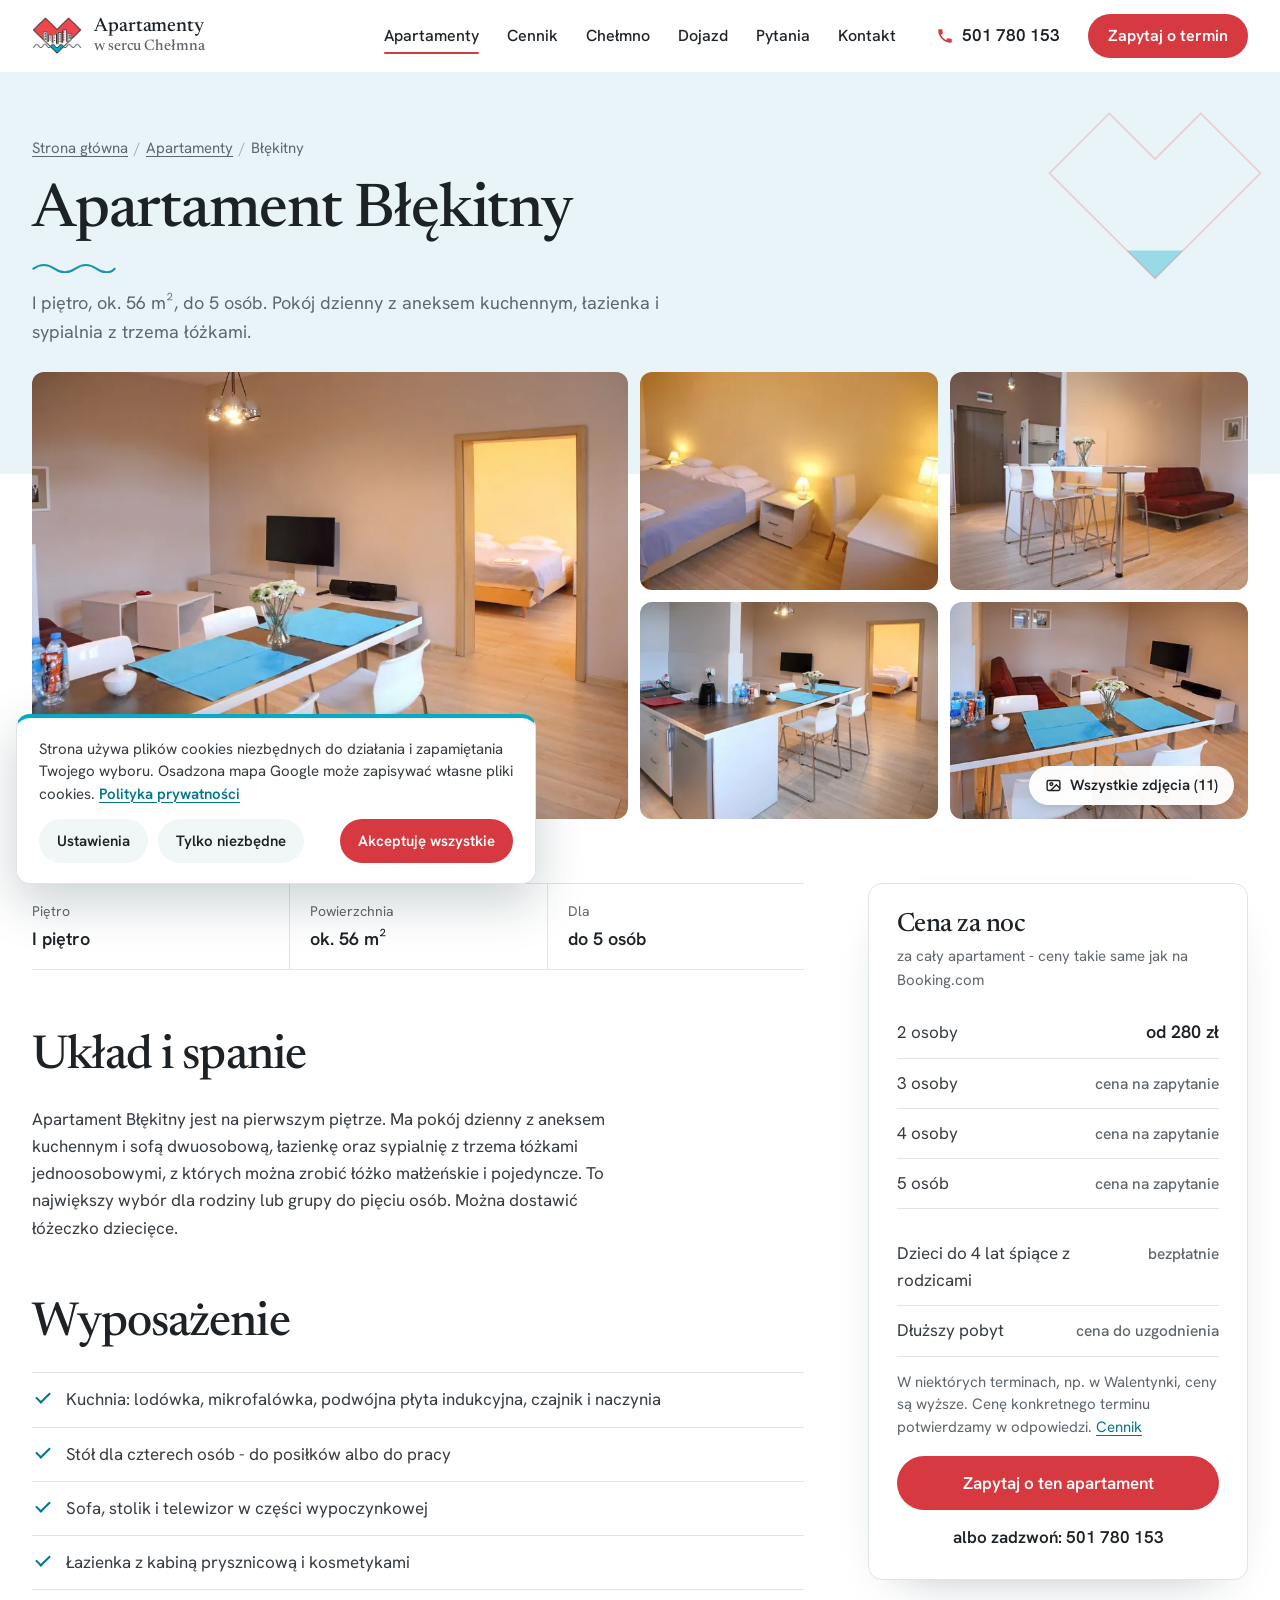
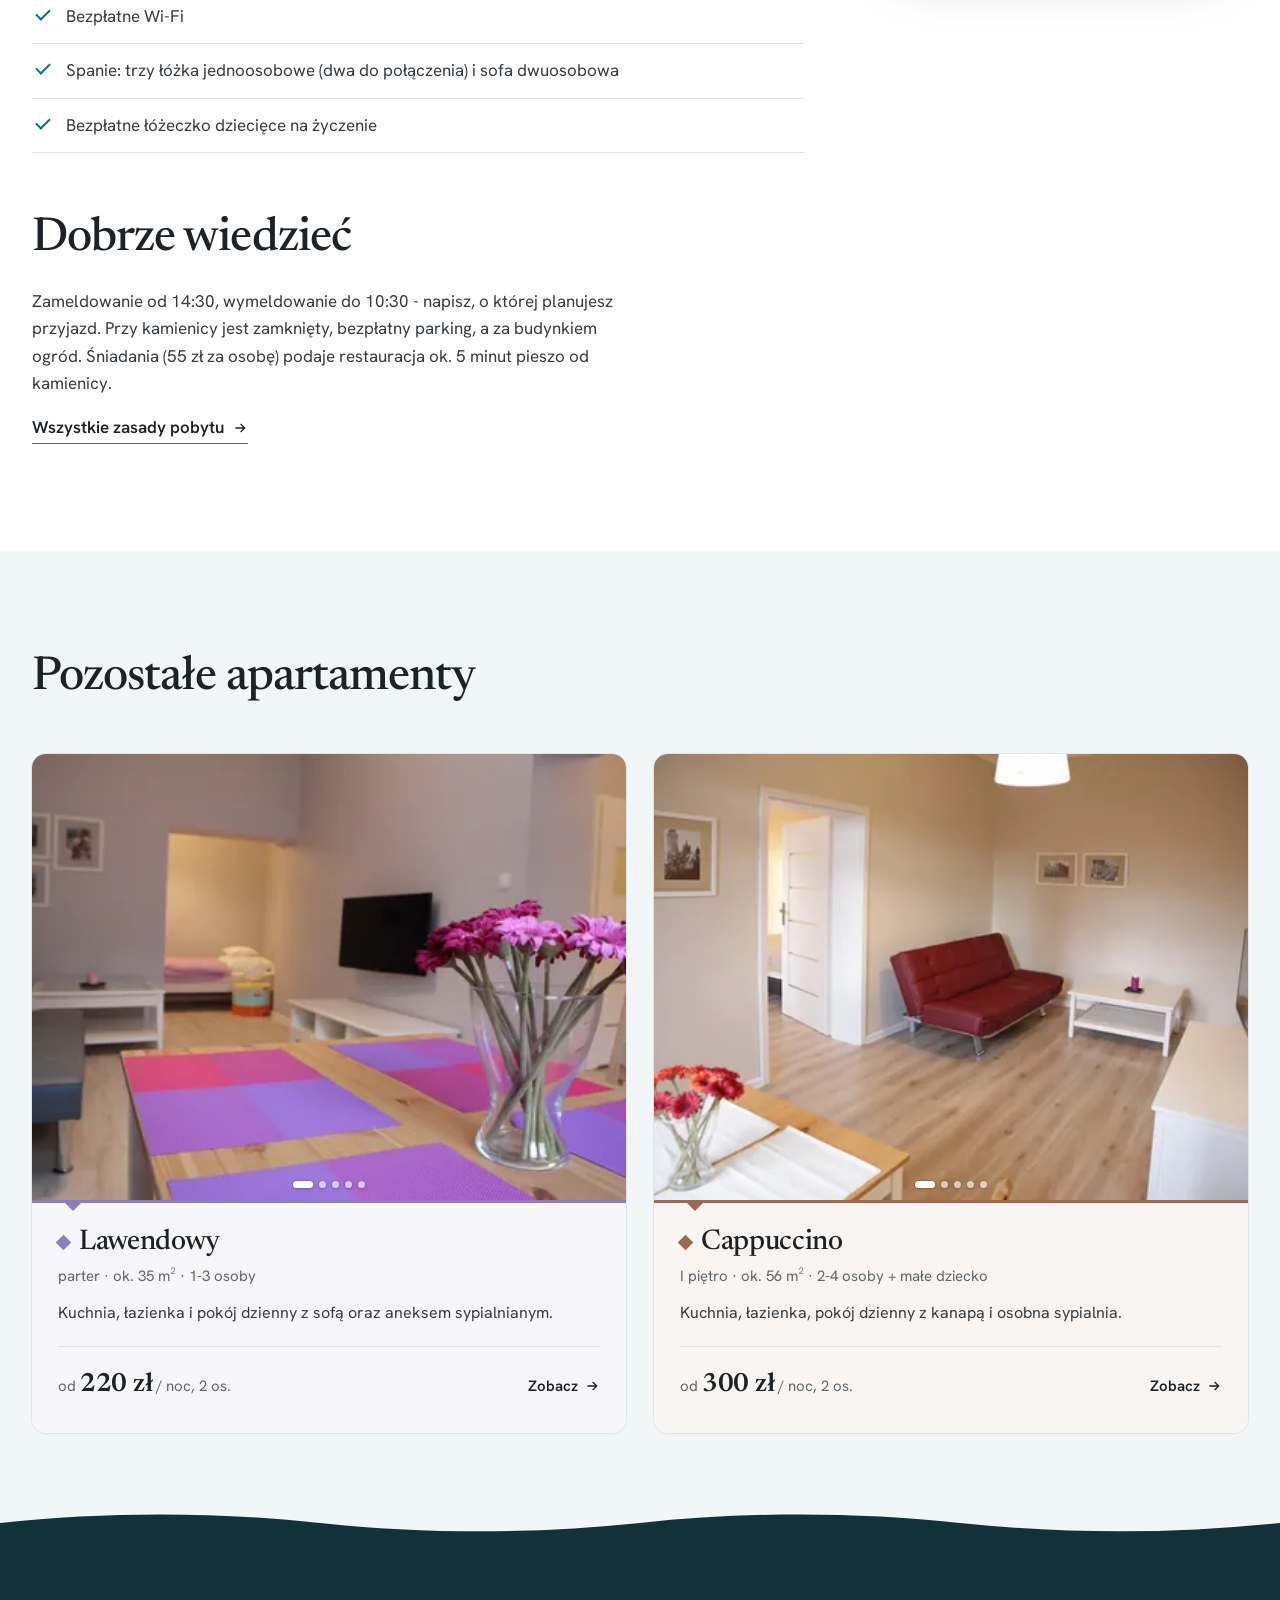
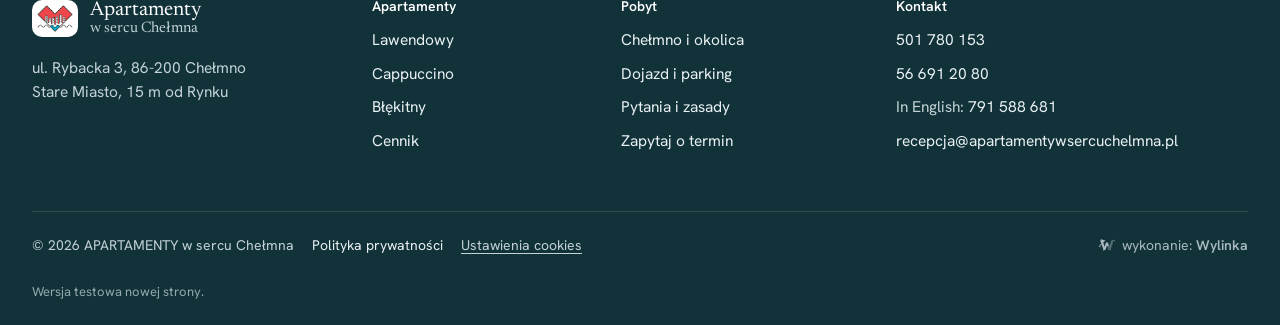
<file: apartamenty/blekitny/index.html>
<!doctype html>
<html lang="pl">
<head>
<meta charset="utf-8">
<meta name="viewport" content="width=device-width, initial-scale=1, viewport-fit=cover">
<title>Apartament Błękitny w Chełmnie - I piętro, ok. 56 m², do 5 osób</title>
<meta name="description" content="Apartament Błękitny przy ul. Rybackiej 3 w Chełmnie: I piętro, ok. 56 m², do 5 osób. Pokój dzienny z aneksem kuchennym, łazienka i sypialnia z trzema łóżkami. Od 280 zł za noc. Zdjęcia i zapytanie o termin.">
<meta name="robots" content="noindex, nofollow">
<link rel="canonical" href="https://apartamentywsercuchelmna.pl/apartamenty/blekitny/">
<meta property="og:type" content="website">
<meta property="og:locale" content="pl_PL">
<meta property="og:site_name" content="Apartamenty w sercu Chełmna">
<meta property="og:title" content="Apartament Błękitny w Chełmnie - I piętro, ok. 56 m², do 5 osób">
<meta property="og:description" content="Apartament Błękitny przy ul. Rybackiej 3 w Chełmnie: I piętro, ok. 56 m², do 5 osób. Pokój dzienny z aneksem kuchennym, łazienka i sypialnia z trzema łóżkami. Od 280 zł za noc. Zdjęcia i zapytanie o termin.">
<meta property="og:url" content="https://apartamentywsercuchelmna.pl/apartamenty/blekitny/">
<meta property="og:image" content="https://apartamentywsercuchelmna.pl/assets/img/ble-salon-950.webp">
<meta name="theme-color" content="#ffffff">
<link rel="icon" type="image/png" sizes="64x64" href="../../assets/img/favicon-64.png">
<link rel="apple-touch-icon" href="../../assets/img/apple-touch-icon.png">
<link rel="preload" href="../../assets/fonts/newsreader.woff2" as="font" type="font/woff2" crossorigin>
<link rel="preload" href="../../assets/fonts/hanken.woff2" as="font" type="font/woff2" crossorigin>
<link rel="stylesheet" href="../../assets/css/site.css?v=9">
<script type="application/ld+json">{"@context":"https://schema.org","@graph":[{"@type":"LodgingBusiness","@id":"https://apartamentywsercuchelmna.pl/#obiekt","name":"APARTAMENTY w sercu Chełmna","url":"https://apartamentywsercuchelmna.pl/","telephone":"+48501780153","email":"recepcja@apartamentywsercuchelmna.pl","image":["https://apartamentywsercuchelmna.pl/assets/img/hero-1600.webp","https://apartamentywsercuchelmna.pl/assets/img/kam-fasada-950.webp"],"logo":"https://apartamentywsercuchelmna.pl/assets/img/logo.png","description":"Trzy apartamenty z kuchnią w kamienicy przy ul. Rybackiej 3, 15 m od Rynku w Chełmnie.","address":{"@type":"PostalAddress","streetAddress":"ul. Rybacka 3","postalCode":"86-200","addressLocality":"Chełmno","addressRegion":"kujawsko-pomorskie","addressCountry":"PL"},"geo":{"@type":"GeoCoordinates","latitude":53.3495547,"longitude":18.421228},"checkinTime":"14:30","checkoutTime":"10:30","numberOfRooms":3,"priceRange":"220-300 zł","currenciesAccepted":"PLN","knowsLanguage":["pl","en"],"smokingAllowed":false,"petsAllowed":"Po wcześniejszym uzgodnieniu","amenityFeature":[{"@type":"LocationFeatureSpecification","name":"Bezpłatne Wi-Fi","value":true},{"@type":"LocationFeatureSpecification","name":"Bezpłatny zamknięty parking","value":true},{"@type":"LocationFeatureSpecification","name":"Kuchnia w każdym apartamencie","value":true},{"@type":"LocationFeatureSpecification","name":"Ogród","value":true},{"@type":"LocationFeatureSpecification","name":"Bezpłatne łóżeczko dziecięce na życzenie","value":true}],"containsPlace":[{"@type":"Apartment","name":"Apartament Lawendowy","url":"https://apartamentywsercuchelmna.pl/apartamenty/lawendowy/"},{"@type":"Apartment","name":"Apartament Cappuccino","url":"https://apartamentywsercuchelmna.pl/apartamenty/cappuccino/"},{"@type":"Apartment","name":"Apartament Błękitny","url":"https://apartamentywsercuchelmna.pl/apartamenty/blekitny/"}]},{"@type":"BreadcrumbList","itemListElement":[{"@type":"ListItem","position":1,"name":"Strona główna","item":"https://apartamentywsercuchelmna.pl/"},{"@type":"ListItem","position":2,"name":"Apartamenty","item":"https://apartamentywsercuchelmna.pl/apartamenty/"},{"@type":"ListItem","position":3,"name":"Błękitny","item":"https://apartamentywsercuchelmna.pl/apartamenty/blekitny/"}]},{"@type":"Apartment","name":"Apartament Błękitny","url":"https://apartamentywsercuchelmna.pl/apartamenty/blekitny/","description":"Apartament Błękitny jest na pierwszym piętrze. Ma pokój dzienny z aneksem kuchennym i sofą dwuosobową, łazienkę oraz sypialnię z trzema łóżkami jednoosobowymi, z których można zrobić łóżko małżeńskie i pojedyncze. To największy wybór dla rodziny lub grupy do pięciu osób. Można dostawić łóżeczko dziecięce.","image":["https://apartamentywsercuchelmna.pl/assets/img/ble-salon-950.webp","https://apartamentywsercuchelmna.pl/assets/img/ble-sypialnia-950.webp","https://apartamentywsercuchelmna.pl/assets/img/ble-sofa-950.webp","https://apartamentywsercuchelmna.pl/assets/img/ble-kuchnia-950.webp"],"floorSize":{"@type":"QuantitativeValue","value":56,"unitCode":"MTK"},"occupancy":{"@type":"QuantitativeValue","minValue":2,"maxValue":5},"containedInPlace":{"@id":"https://apartamentywsercuchelmna.pl/#obiekt"},"amenityFeature":[{"@type":"LocationFeatureSpecification","name":"Kuchnia","value":true},{"@type":"LocationFeatureSpecification","name":"Łazienka z prysznicem","value":true},{"@type":"LocationFeatureSpecification","name":"Telewizor","value":true},{"@type":"LocationFeatureSpecification","name":"Wi-Fi","value":true}]}]}</script>
</head>
<body>
<a class="skip" href="#tresc">Przejdź do treści</a>
<header class="top">
  <div class="wrap top-in">
    <button class="burger" id="burger" type="button" aria-label="Otwórz menu" aria-expanded="false" aria-controls="menu"><i></i><i></i><i></i></button>
    <a class="marka" href="../../" aria-label="Apartamenty w sercu Chełmna - strona główna"><img src="../../assets/img/serce.png" alt="" width="111" height="84"><span>Apartamenty<em>w sercu Chełmna</em></span></a>
    <nav class="menu" id="menu" aria-label="Menu główne"><a href="../../apartamenty/" aria-current="page">Apartamenty</a><a href="../../cennik/">Cennik</a><a href="../../chelmno/">Chełmno</a><a href="../../dojazd/">Dojazd</a><a href="../../pytania/">Pytania</a><a href="../../kontakt/">Kontakt</a>
      <div class="menu-kontakt"><a class="btn" href="../../kontakt/#zapytanie">Zapytaj o termin</a><p>ul. Rybacka 3, 86-200 Chełmno<br>tel. <a href="tel:+48501780153">501 780 153</a> · <a href="mailto:recepcja@apartamentywsercuchelmna.pl">e-mail</a></p></div>
    </nav>
    <a class="top-tel" href="tel:+48501780153" aria-label="Zadzwoń: 501 780 153"><svg viewBox="0 0 24 24" aria-hidden="true" fill="currentColor"><path d="M6.6 10.8a15.1 15.1 0 0 0 6.6 6.6l2.2-2.2c.3-.3.7-.4 1-.2 1.1.4 2.3.6 3.6.6.6 0 1 .4 1 1V20c0 .6-.4 1-1 1A17 17 0 0 1 3 4c0-.6.4-1 1-1h3.5c.6 0 1 .4 1 1 0 1.3.2 2.5.6 3.6.1.3 0 .7-.2 1z"/></svg><span>501 780 153</span></a>
    <a class="btn top-cta" href="../../kontakt/#zapytanie">Zapytaj o termin</a>
  </div>
</header>
<main id="tresc">
<section class="pg pg-apt" style="--k:#1b93b0"><div class="wrap">
  <p class="okr"><a href="../../">Strona główna</a><span>/</span><a href="../../apartamenty/">Apartamenty</a><span>/</span>Błękitny</p>
  <h1>Apartament Błękitny</h1>
  <p class="lead">I piętro, ok. 56 m², do 5 osób. Pokój dzienny z aneksem kuchennym, łazienka i sypialnia z trzema łóżkami.</p>
</div></section>
<section><div class="wrap">
  <div class="gal-wrap">
    <div class="kar kar-gal" data-kar><div class="gal-a kar-tor" tabindex="0" role="group" aria-roledescription="karuzela" aria-label="Zdjęcia: apartament Błękitny"><button type="button" class="kar-sl" data-grupa="blekitny" data-duze="../../assets/img/ble-salon-950.webp" data-opis="Pokój dzienny w apartamencie Błękitnym - stół z niebieskimi bieżnikami i widok na sypialnię" aria-label="Powiększ zdjęcie: Pokój dzienny w apartamencie Błękitnym - stół z niebieskimi bieżnikami i widok na sypialnię"><img src="../../assets/img/ble-salon-950.webp" srcset="../../assets/img/ble-salon-480.webp 480w, ../../assets/img/ble-salon-950.webp 950w" sizes="(max-width:900px) 100vw, 640px" width="950" height="704" alt="Pokój dzienny w apartamencie Błękitnym - stół z niebieskimi bieżnikami i widok na sypialnię" loading="lazy" decoding="async"></button><button type="button" class="kar-sl" data-grupa="blekitny" data-duze="../../assets/img/ble-sypialnia-950.webp" data-opis="Sypialnia z łóżkami i lampkami nocnymi" aria-label="Powiększ zdjęcie: Sypialnia z łóżkami i lampkami nocnymi"><img src="../../assets/img/ble-sypialnia-950.webp" srcset="../../assets/img/ble-sypialnia-480.webp 480w, ../../assets/img/ble-sypialnia-950.webp 950w" sizes="(max-width:900px) 100vw, 310px" width="950" height="584" alt="Sypialnia z łóżkami i lampkami nocnymi" loading="lazy" decoding="async"></button><button type="button" class="kar-sl" data-grupa="blekitny" data-duze="../../assets/img/ble-sofa-950.webp" data-opis="Wysoki stół z krzesłami i sofa w pokoju dziennym" aria-label="Powiększ zdjęcie: Wysoki stół z krzesłami i sofa w pokoju dziennym"><img src="../../assets/img/ble-sofa-950.webp" srcset="../../assets/img/ble-sofa-480.webp 480w, ../../assets/img/ble-sofa-950.webp 950w" sizes="(max-width:900px) 100vw, 310px" width="950" height="622" alt="Wysoki stół z krzesłami i sofa w pokoju dziennym" loading="lazy" decoding="async"></button><button type="button" class="kar-sl" data-grupa="blekitny" data-duze="../../assets/img/ble-kuchnia-950.webp" data-opis="Aneks kuchenny z barem i widok na sypialnię" aria-label="Powiększ zdjęcie: Aneks kuchenny z barem i widok na sypialnię"><img src="../../assets/img/ble-kuchnia-950.webp" srcset="../../assets/img/ble-kuchnia-480.webp 480w, ../../assets/img/ble-kuchnia-950.webp 950w" sizes="(max-width:900px) 100vw, 310px" width="950" height="633" alt="Aneks kuchenny z barem i widok na sypialnię" loading="lazy" decoding="async"></button><button type="button" class="kar-sl" data-grupa="blekitny" data-duze="../../assets/img/ble-stol-950.webp" data-opis="Stół z niebieskimi bieżnikami i sofa" aria-label="Powiększ zdjęcie: Stół z niebieskimi bieżnikami i sofa"><img src="../../assets/img/ble-stol-950.webp" srcset="../../assets/img/ble-stol-480.webp 480w, ../../assets/img/ble-stol-950.webp 950w" sizes="(max-width:900px) 100vw, 310px" width="950" height="653" alt="Stół z niebieskimi bieżnikami i sofa" loading="lazy" decoding="async"></button><button type="button" class="kar-sl ukryte" data-grupa="blekitny" data-duze="../../assets/img/ble-okno-950.webp" data-opis="Pokój dzienny z dużym oknem" aria-label="Powiększ zdjęcie: Pokój dzienny z dużym oknem"><img src="../../assets/img/ble-okno-950.webp" srcset="../../assets/img/ble-okno-480.webp 480w, ../../assets/img/ble-okno-950.webp 950w" sizes="(max-width:900px) 100vw, 310px" width="950" height="633" alt="Pokój dzienny z dużym oknem" loading="lazy" decoding="async"></button><button type="button" class="kar-sl ukryte" data-grupa="blekitny" data-duze="../../assets/img/ble-sypialnia2-950.webp" data-opis="Sypialnia z oknem i biurkiem" aria-label="Powiększ zdjęcie: Sypialnia z oknem i biurkiem"><img src="../../assets/img/ble-sypialnia2-950.webp" srcset="../../assets/img/ble-sypialnia2-480.webp 480w, ../../assets/img/ble-sypialnia2-950.webp 950w" sizes="(max-width:900px) 100vw, 310px" width="950" height="633" alt="Sypialnia z oknem i biurkiem" loading="lazy" decoding="async"></button><button type="button" class="kar-sl ukryte" data-grupa="blekitny" data-duze="../../assets/img/ble-aneks-950.webp" data-opis="Szafa i aneks kuchenny" aria-label="Powiększ zdjęcie: Szafa i aneks kuchenny"><img src="../../assets/img/ble-aneks-950.webp" srcset="../../assets/img/ble-aneks-480.webp 480w, ../../assets/img/ble-aneks-950.webp 950w" sizes="(max-width:900px) 100vw, 310px" width="950" height="599" alt="Szafa i aneks kuchenny" loading="lazy" decoding="async"></button><button type="button" class="kar-sl ukryte" data-grupa="blekitny" data-duze="../../assets/img/ble-tv-950.webp" data-opis="Telewizor i kwiaty na stole" aria-label="Powiększ zdjęcie: Telewizor i kwiaty na stole"><img src="../../assets/img/ble-tv-950.webp" srcset="../../assets/img/ble-tv-480.webp 480w, ../../assets/img/ble-tv-950.webp 950w" sizes="(max-width:900px) 100vw, 310px" width="950" height="572" alt="Telewizor i kwiaty na stole" loading="lazy" decoding="async"></button><button type="button" class="kar-sl ukryte" data-grupa="blekitny" data-duze="../../assets/img/ble-lazienka-950.webp" data-opis="Łazienka z kabiną prysznicową i szklaną umywalką" aria-label="Powiększ zdjęcie: Łazienka z kabiną prysznicową i szklaną umywalką"><img src="../../assets/img/ble-lazienka-950.webp" srcset="../../assets/img/ble-lazienka-480.webp 480w, ../../assets/img/ble-lazienka-950.webp 950w" sizes="(max-width:900px) 100vw, 310px" width="950" height="633" alt="Łazienka z kabiną prysznicową i szklaną umywalką" loading="lazy" decoding="async"></button><button type="button" class="kar-sl ukryte" data-grupa="blekitny" data-duze="../../assets/img/ble-lazienka2-950.webp" data-opis="Łazienka z lustrem i umywalką" aria-label="Powiększ zdjęcie: Łazienka z lustrem i umywalką"><img src="../../assets/img/ble-lazienka2-950.webp" srcset="../../assets/img/ble-lazienka2-480.webp 480w, ../../assets/img/ble-lazienka2-950.webp 950w" sizes="(max-width:900px) 100vw, 310px" width="950" height="633" alt="Łazienka z lustrem i umywalką" loading="lazy" decoding="async"></button></div><button type="button" class="kar-p" aria-label="Poprzednie zdjęcie" tabindex="-1"><svg viewBox="0 0 24 24" aria-hidden="true" fill="none" stroke="currentColor" stroke-width="2.2" stroke-linecap="round" stroke-linejoin="round"><path d="M15 5l-7 7 7 7"/></svg></button><button type="button" class="kar-n" aria-label="Następne zdjęcie" tabindex="-1"><svg viewBox="0 0 24 24" aria-hidden="true" fill="none" stroke="currentColor" stroke-width="2.2" stroke-linecap="round" stroke-linejoin="round"><path d="M9 5l7 7-7 7"/></svg></button><span class="kar-licz" aria-hidden="true"><b>1</b> / 11</span></div>
    <button type="button" class="wiecej" data-otworz="blekitny"><svg viewBox="0 0 24 24" aria-hidden="true" fill="none" stroke="currentColor" stroke-width="2"><rect x="3" y="5" width="18" height="14" rx="2"/><circle cx="9" cy="10" r="2"/><path d="M21 16l-5-5-8 8"/></svg>Wszystkie zdjęcia (11)</button>
  </div>
  <div class="apt-uklad">
    <div class="tekst">
      <dl class="fakty"><div><dt>Piętro</dt><dd>I piętro</dd></div><div><dt>Powierzchnia</dt><dd>ok. 56 m²</dd></div><div><dt>Dla</dt><dd>do 5 osób</dd></div></dl>
      <h2>Układ i spanie</h2>
      <p>Apartament Błękitny jest na pierwszym piętrze. Ma pokój dzienny z aneksem kuchennym i sofą dwuosobową, łazienkę oraz sypialnię z trzema łóżkami jednoosobowymi, z których można zrobić łóżko małżeńskie i pojedyncze. To największy wybór dla rodziny lub grupy do pięciu osób. Można dostawić łóżeczko dziecięce.</p>
      <h2 style="margin-top:1.2em">Wyposażenie</h2>
      <ul class="lista"><li>Kuchnia: lodówka, mikrofalówka, podwójna płyta indukcyjna, czajnik i naczynia</li><li>Stół dla czterech osób - do posiłków albo do pracy</li><li>Sofa, stolik i telewizor w części wypoczynkowej</li><li>Łazienka z kabiną prysznicową i kosmetykami</li><li>Bezpłatne Wi-Fi</li><li>Spanie: trzy łóżka jednoosobowe (dwa do połączenia) i sofa dwuosobowa</li><li>Bezpłatne łóżeczko dziecięce na życzenie</li></ul>
      <h2>Dobrze wiedzieć</h2>
      <p>Zameldowanie od 14:30, wymeldowanie do 10:30 - napisz, o której planujesz przyjazd. Przy kamienicy jest zamknięty, bezpłatny parking, a za budynkiem ogród. Śniadania (55 zł za osobę) podaje restauracja ok. 5 minut pieszo od kamienicy.</p>
      <p><a class="link-str" href="../../pytania/">Wszystkie zasady pobytu <svg viewBox="0 0 24 24" aria-hidden="true" fill="none" stroke="currentColor" stroke-width="2"><path d="M5 12h14M13 6l6 6-6 6"/></svg></a></p>
    </div>
    <aside class="box" aria-label="Cena i zapytanie">
      <h2>Cena za noc</h2>
      <p>za cały apartament - ceny takie same jak na Booking.com</p>
      <dl class="ceny"><div><dt>2 osoby</dt><dd>od 280 zł</dd></div><div class="dod"><dt>3 osoby</dt><dd>cena na zapytanie</dd></div><div class="dod"><dt>4 osoby</dt><dd>cena na zapytanie</dd></div><div class="dod"><dt>5 osób</dt><dd>cena na zapytanie</dd></div></dl>
      <dl class="ceny"><div class="dod"><dt>Dzieci do 4 lat śpiące z rodzicami</dt><dd>bezpłatnie</dd></div><div class="dod"><dt>Dłuższy pobyt</dt><dd>cena do uzgodnienia</dd></div></dl>
      <p class="box-uw">W niektórych terminach, np. w Walentynki, ceny są wyższe. Cenę konkretnego terminu potwierdzamy w odpowiedzi. <a href="../../cennik/">Cennik</a></p>
      <a class="btn" href="../../kontakt/?apartament=blekitny#zapytanie">Zapytaj o ten apartament</a>
      <a class="box-tel" href="tel:+48501780153">albo zadzwoń: 501 780 153</a>
    </aside>
  </div>
</div></section>
<section class="sek sek-tlo" style="margin-top:clamp(56px,7vw,104px)"><div class="wrap">
  <div class="sek-glowa"><h2>Pozostałe apartamenty</h2></div>
  <div class="inne"><article class="apt" style="--k:#8e7cc3">
        <div class="apt-foto"><div class="kar" data-kar><div class="kar-tor" tabindex="0" role="group" aria-roledescription="karuzela" aria-label="Zdjęcia: apartament Lawendowy - przewiń w bok lub użyj strzałek"><a class="kar-sl" href="../../apartamenty/lawendowy/" tabindex="-1" draggable="false"><img src="../../assets/img/law-salon-960.webp" srcset="../../assets/img/law-salon-480.webp 480w, ../../assets/img/law-salon-960.webp 960w" sizes="(max-width:900px) calc(100vw - 32px), (max-width:1024px) 50vw, 420px" width="960" height="587" alt="Pokój dzienny w apartamencie Lawendowym - stół z lawendowymi podkładkami, telewizor i aneks z łóżkiem" loading="lazy" decoding="async"></a><a class="kar-sl" href="../../apartamenty/lawendowy/" tabindex="-1" draggable="false"><img src="../../assets/img/law-pokoj-950.webp" srcset="../../assets/img/law-pokoj-480.webp 480w, ../../assets/img/law-pokoj-950.webp 950w" sizes="(max-width:900px) calc(100vw - 32px), (max-width:1024px) 50vw, 420px" width="950" height="612" alt="Pokój dzienny z sofą, telewizorem i aneksem sypialnianym" loading="lazy" decoding="async"></a><a class="kar-sl" href="../../apartamenty/lawendowy/" tabindex="-1" draggable="false"><img src="../../assets/img/law-stol-950.webp" srcset="../../assets/img/law-stol-480.webp 480w, ../../assets/img/law-stol-950.webp 950w" sizes="(max-width:900px) calc(100vw - 32px), (max-width:1024px) 50vw, 420px" width="950" height="667" alt="Stół dla czterech osób przy oknie" loading="lazy" decoding="async"></a><a class="kar-sl" href="../../apartamenty/lawendowy/" tabindex="-1" draggable="false"><img src="../../assets/img/law-lozko-950.webp" srcset="../../assets/img/law-lozko-480.webp 480w, ../../assets/img/law-lozko-950.webp 950w" sizes="(max-width:900px) calc(100vw - 32px), (max-width:1024px) 50vw, 420px" width="950" height="590" alt="Łóżko jednoosobowe w aneksie sypialnianym" loading="lazy" decoding="async"></a><a class="kar-sl" href="../../apartamenty/lawendowy/" tabindex="-1" draggable="false"><img src="../../assets/img/law-kuchnia-950.webp" srcset="../../assets/img/law-kuchnia-480.webp 480w, ../../assets/img/law-kuchnia-950.webp 950w" sizes="(max-width:900px) calc(100vw - 32px), (max-width:1024px) 50vw, 420px" width="950" height="660" alt="Kuchnia z płytą indukcyjną i drewnianym blatem" loading="lazy" decoding="async"></a></div><button type="button" class="kar-p" aria-label="Poprzednie zdjęcie" tabindex="-1"><svg viewBox="0 0 24 24" aria-hidden="true" fill="none" stroke="currentColor" stroke-width="2.2" stroke-linecap="round" stroke-linejoin="round"><path d="M15 5l-7 7 7 7"/></svg></button><button type="button" class="kar-n" aria-label="Następne zdjęcie" tabindex="-1"><svg viewBox="0 0 24 24" aria-hidden="true" fill="none" stroke="currentColor" stroke-width="2.2" stroke-linecap="round" stroke-linejoin="round"><path d="M9 5l7 7-7 7"/></svg></button><span class="kar-kropki" aria-hidden="true"><i></i><i></i><i></i><i></i><i></i></span></div></div>
        <div class="apt-in">
          <h3><i aria-hidden="true"></i><a class="apt-link" href="../../apartamenty/lawendowy/">Lawendowy</a></h3>
          <p class="apt-meta">parter · ok. 35 m² · 1-3 osoby</p>
          <p>Kuchnia, łazienka i pokój dzienny z sofą oraz aneksem sypialnianym.</p>
          <div class="apt-dol"><p class="cena">od <b>220 zł</b> / noc, 2 os.</p><span aria-hidden="true">Zobacz <svg viewBox="0 0 24 24" aria-hidden="true" fill="none" stroke="currentColor" stroke-width="2"><path d="M5 12h14M13 6l6 6-6 6"/></svg></span></div>
        </div>
      </article><article class="apt" style="--k:#9b6a4c">
        <div class="apt-foto"><div class="kar" data-kar><div class="kar-tor" tabindex="0" role="group" aria-roledescription="karuzela" aria-label="Zdjęcia: apartament Cappuccino - przewiń w bok lub użyj strzałek"><a class="kar-sl" href="../../apartamenty/cappuccino/" tabindex="-1" draggable="false"><img src="../../assets/img/cap-salon-950.webp" srcset="../../assets/img/cap-salon-480.webp 480w, ../../assets/img/cap-salon-950.webp 950w" sizes="(max-width:900px) calc(100vw - 32px), (max-width:1024px) 50vw, 420px" width="950" height="633" alt="Pokój dzienny w apartamencie Cappuccino - czerwona kanapa, stolik i telewizor" loading="lazy" decoding="async"></a><a class="kar-sl" href="../../apartamenty/cappuccino/" tabindex="-1" draggable="false"><img src="../../assets/img/cap-sypialnia-950.webp" srcset="../../assets/img/cap-sypialnia-480.webp 480w, ../../assets/img/cap-sypialnia-950.webp 950w" sizes="(max-width:900px) calc(100vw - 32px), (max-width:1024px) 50vw, 420px" width="950" height="645" alt="Sypialnia z dwoma połączonymi łóżkami i lampkami nocnymi" loading="lazy" decoding="async"></a><a class="kar-sl" href="../../apartamenty/cappuccino/" tabindex="-1" draggable="false"><img src="../../assets/img/cap-kuchnia-950.webp" srcset="../../assets/img/cap-kuchnia-480.webp 480w, ../../assets/img/cap-kuchnia-950.webp 950w" sizes="(max-width:900px) calc(100vw - 32px), (max-width:1024px) 50vw, 420px" width="950" height="633" alt="Jasna kuchnia przy oknie w apartamencie Cappuccino" loading="lazy" decoding="async"></a><a class="kar-sl" href="../../apartamenty/cappuccino/" tabindex="-1" draggable="false"><img src="../../assets/img/cap-sofa-950.webp" srcset="../../assets/img/cap-sofa-480.webp 480w, ../../assets/img/cap-sofa-950.webp 950w" sizes="(max-width:900px) calc(100vw - 32px), (max-width:1024px) 50vw, 420px" width="950" height="542" alt="Kanapa i stolik w pokoju dziennym" loading="lazy" decoding="async"></a><a class="kar-sl" href="../../apartamenty/cappuccino/" tabindex="-1" draggable="false"><img src="../../assets/img/cap-stol-950.webp" srcset="../../assets/img/cap-stol-480.webp 480w, ../../assets/img/cap-stol-950.webp 950w" sizes="(max-width:900px) calc(100vw - 32px), (max-width:1024px) 50vw, 420px" width="950" height="633" alt="Stół przy oknie i przejście do sypialni" loading="lazy" decoding="async"></a></div><button type="button" class="kar-p" aria-label="Poprzednie zdjęcie" tabindex="-1"><svg viewBox="0 0 24 24" aria-hidden="true" fill="none" stroke="currentColor" stroke-width="2.2" stroke-linecap="round" stroke-linejoin="round"><path d="M15 5l-7 7 7 7"/></svg></button><button type="button" class="kar-n" aria-label="Następne zdjęcie" tabindex="-1"><svg viewBox="0 0 24 24" aria-hidden="true" fill="none" stroke="currentColor" stroke-width="2.2" stroke-linecap="round" stroke-linejoin="round"><path d="M9 5l7 7-7 7"/></svg></button><span class="kar-kropki" aria-hidden="true"><i></i><i></i><i></i><i></i><i></i></span></div></div>
        <div class="apt-in">
          <h3><i aria-hidden="true"></i><a class="apt-link" href="../../apartamenty/cappuccino/">Cappuccino</a></h3>
          <p class="apt-meta">I piętro · ok. 56 m² · 2-4 osoby + małe dziecko</p>
          <p>Kuchnia, łazienka, pokój dzienny z kanapą i osobna sypialnia.</p>
          <div class="apt-dol"><p class="cena">od <b>300 zł</b> / noc, 2 os.</p><span aria-hidden="true">Zobacz <svg viewBox="0 0 24 24" aria-hidden="true" fill="none" stroke="currentColor" stroke-width="2"><path d="M5 12h14M13 6l6 6-6 6"/></svg></span></div>
        </div>
      </article></div>
</div></section>
</main>
<footer class="stopka">
  <svg class="fala fala-st" style="color:#12323a" viewBox="0 0 1440 40" preserveAspectRatio="none" aria-hidden="true" focusable="false"><path d="M0 22 C 120 6, 240 6, 360 22 S 600 38, 720 22 S 960 6, 1080 22 S 1320 38, 1440 22 V40 H0Z"/></svg>
  <div class="wrap">
    <div class="st-gora">
      <div>
        <a class="st-marka" href="../../"><img src="../../assets/img/serce.png" alt="" width="111" height="84" loading="lazy"><span>Apartamenty<em>w sercu Chełmna</em></span></a>
        <p>ul. Rybacka 3, 86-200 Chełmno<br>Stare Miasto, 15 m od Rynku</p>
      </div>
      <div><h2>Apartamenty</h2><ul>
        <li><a href="../../apartamenty/lawendowy/">Lawendowy</a></li><li><a href="../../apartamenty/cappuccino/">Cappuccino</a></li>
        <li><a href="../../apartamenty/blekitny/">Błękitny</a></li><li><a href="../../cennik/">Cennik</a></li></ul></div>
      <div><h2>Pobyt</h2><ul>
        <li><a href="../../chelmno/">Chełmno i okolica</a></li><li><a href="../../dojazd/">Dojazd i parking</a></li>
        <li><a href="../../pytania/">Pytania i zasady</a></li><li><a href="../../kontakt/#zapytanie">Zapytaj o termin</a></li></ul></div>
      <div><h2>Kontakt</h2><ul>
        <li><a href="tel:+48501780153">501 780 153</a></li><li><a href="tel:+48566912080">56 691 20 80</a></li>
        <li>In English: <a href="tel:+48791588681">791 588 681</a></li><li><a href="mailto:recepcja@apartamentywsercuchelmna.pl">recepcja@apartamentywsercuchelmna.pl</a></li></ul></div>
    </div>
    <div class="st-dol">
      <p><span>© 2026 APARTAMENTY w sercu Chełmna</span><a href="../../polityka-prywatnosci/">Polityka prywatności</a><button type="button" class="st-ck" data-ck-otworz>Ustawienia cookies</button></p>
      <p><a class="wylinka-badge" href="https://wylinka.pl/?utm_source=apartamentywsercuchelmna.pl&amp;utm_medium=stopka&amp;utm_campaign=wykonanie" rel="noopener" title="Strona wykonana przez Wylinka"><svg viewBox="0 0 64 64" aria-hidden="true" focusable="false" fill="currentColor"><path d="M9.8 22.8l-1.2-7.9 2.2-3.7 15.5 4.6-.5 1.5-7.2 5.5 4.7 15.6 5-15.6 7 0 4.1 12.7-4.2-.9-2.6 1.8-.8-2.2-5.3 15.6-4.3 0 .4 .2-2.1 2.8-1.3-1.1 1.1-1.4-3.1 .2-.1-1.7 2.2-.1-5.7-16.5-4.8 .6-.8 3.1 0 .5-.3 .5 .8 2.2-1.6 .5-.4-1.3-.8 1.6-1.5-.8 .8-1.6-1.4 .6-.6-1.6 2.3-.8 .2-.4 1.3-4.8 5.9-.8-2.4-6.9zM15.2 13.7l-.1-.4-.4 .8-.1 .8 .1 1 .1 .4 .3 .7 .3-.9 .1-.7 0-.8z"/><path class="wy-pod" d="M37.1 49.8l-4.5-13.3 2.6-1.8 4.2 .9 .9 2.8 3-9.7 0-.5 .1-.8 3.2-8.4 .5-1 .6-1 .9-1.1 1.3-1 1.1-.7 1.4-.5 1.4-.3 .7 0 .9 0 1.2 .3 1.4 .6 .8 .5 .7 .7 .6 .7 .5 .9 .3 .9 .1 .9 0 .8-.2 .9-.5 .9-.5 .6-.7 .5-.7 .3-.1-.1 0-.1 .5-.5 .3-.7 .2-.5 0-.6-.1-.6-.3-.7-.4-.5-.4-.4-.5-.3-.6-.3-.7 0-.7 .1-.6 .1-.5 .4-.5 .5-.3 .5-.2 .7-.1 1.5-1.4 5.1-.8 3.3-.3 .7-.5 .7-6 17.5 1.9 .1-.1 1.7-3.1-.2 1.1 1.4-1.3 1.1-2.1-2.8 .4-.2z"/><path class="wy-old" d="M40.8 50l.4-.2-4.1 0-4.2-12.5 2.5-1.7 4.3 .9 .6 1.9 .6-1.6 0-.3 2.4-7.8 0-.5 .1-.8 3.2-8.4 .4-.8 .6-.9 .9-1.2 .9-.9 1.3-.8 1.4-.6 1.2-.3 1.4-.1 1.3 .1 .6 .2 .8 .3 1.1 .6 .9 .7 .7 .9 .5 .9 .3 .9 .1 1.1-.1 .9-.3 .9-.4 .7-.6 .7-.6 .4-.6 .2-.1-.1 0-.1 .5-.5 .3-.7 .2-.5 0-.5-.1-.6-.2-.6-.3-.5-.4-.5-.5-.3-.6-.3-.7-.1-.6 0-.6 .1-.6 .3-.6 .5-.3 .4-.2 .5-.1 .5-.1 1.5-1.4 5.1-.8 3.3-.3 .7-.5 .7-6 17.5 1.9 .1-.1 1.7-3.1-.2 1.1 1.4-1.3 1.1zM49.6 17.1l.6 1.7-1.5 1.9 .4 .4 1.8-2.1-.7-2.1zM48.1 28.3l.5 1.8-1.7 1.8 .4 .4 1.9-2-.6-2.2zM37.9 41.7l1.7-1.5-.4-.4-1.7 1.4zM42.6 38.7l-1.5 2.8 1.1 2-1.3 2.6 .5 .2 1.5-2.8-1.1-2 1.4-2.5z"/></svg><span>wykonanie: <b>Wylinka</b></span></a></p>
    </div>
    <p class="st-test">Wersja testowa nowej strony.</p>
  </div>
</footer>
<div class="mob" id="mob">
  <a class="mob-tel" href="tel:+48501780153"><svg viewBox="0 0 24 24" aria-hidden="true" fill="currentColor"><path d="M6.6 10.8a15.1 15.1 0 0 0 6.6 6.6l2.2-2.2c.3-.3.7-.4 1-.2 1.1.4 2.3.6 3.6.6.6 0 1 .4 1 1V20c0 .6-.4 1-1 1A17 17 0 0 1 3 4c0-.6.4-1 1-1h3.5c.6 0 1 .4 1 1 0 1.3.2 2.5.6 3.6.1.3 0 .7-.2 1z"/></svg>Zadzwoń</a>
  <a class="mob-cta" href="../../kontakt/#zapytanie">Zapytaj o termin</a>
</div>
<div class="lb" id="lb" hidden role="dialog" aria-modal="true" aria-label="Galeria zdjęć">
  <p class="lb-l"></p>
  <button type="button" class="lb-x" aria-label="Zamknij galerię"><svg viewBox="0 0 24 24"><path d="M6 6l12 12M18 6L6 18"/></svg></button>
  <button type="button" class="lb-p" aria-label="Poprzednie zdjęcie"><svg viewBox="0 0 24 24"><path d="M15 5l-7 7 7 7"/></svg></button>
  <figure><img alt=""><figcaption></figcaption></figure>
  <button type="button" class="lb-n" aria-label="Następne zdjęcie"><svg viewBox="0 0 24 24"><path d="M9 5l7 7-7 7"/></svg></button>
</div>
<div class="ck" id="ck" hidden role="dialog" aria-label="Ustawienia plików cookies">
  <p class="ck-t">Strona używa plików cookies niezbędnych do działania i zapamiętania Twojego wyboru. Osadzona mapa Google może zapisywać własne pliki cookies. <a href="../../polityka-prywatnosci/#cookies">Polityka prywatności</a></p>
  <div class="ck-ust" hidden>
    <label><input type="checkbox" checked disabled> <span><b>Niezbędne</b> - zapamiętanie wyboru, zawsze włączone</span></label>
    <label><input type="checkbox" data-ck-kat="mapy" checked> <span><b>Mapy Google</b> - mapa dojazdu na stronie Dojazd</span></label>
  </div>
  <div class="ck-btn"><button type="button" class="ck-b ck-ustaw" data-ck="ustawienia">Ustawienia</button><button type="button" class="ck-b" data-ck="niezbedne">Tylko niezbędne</button><button type="button" class="ck-b ck-ok" data-ck="wszystkie">Akceptuję wszystkie</button></div>
</div>
<script src="../../assets/js/site.js?v=9" defer></script>
<script src="../../assets/js/ck.js?v=9" defer></script>
</body>
</html>
</file>
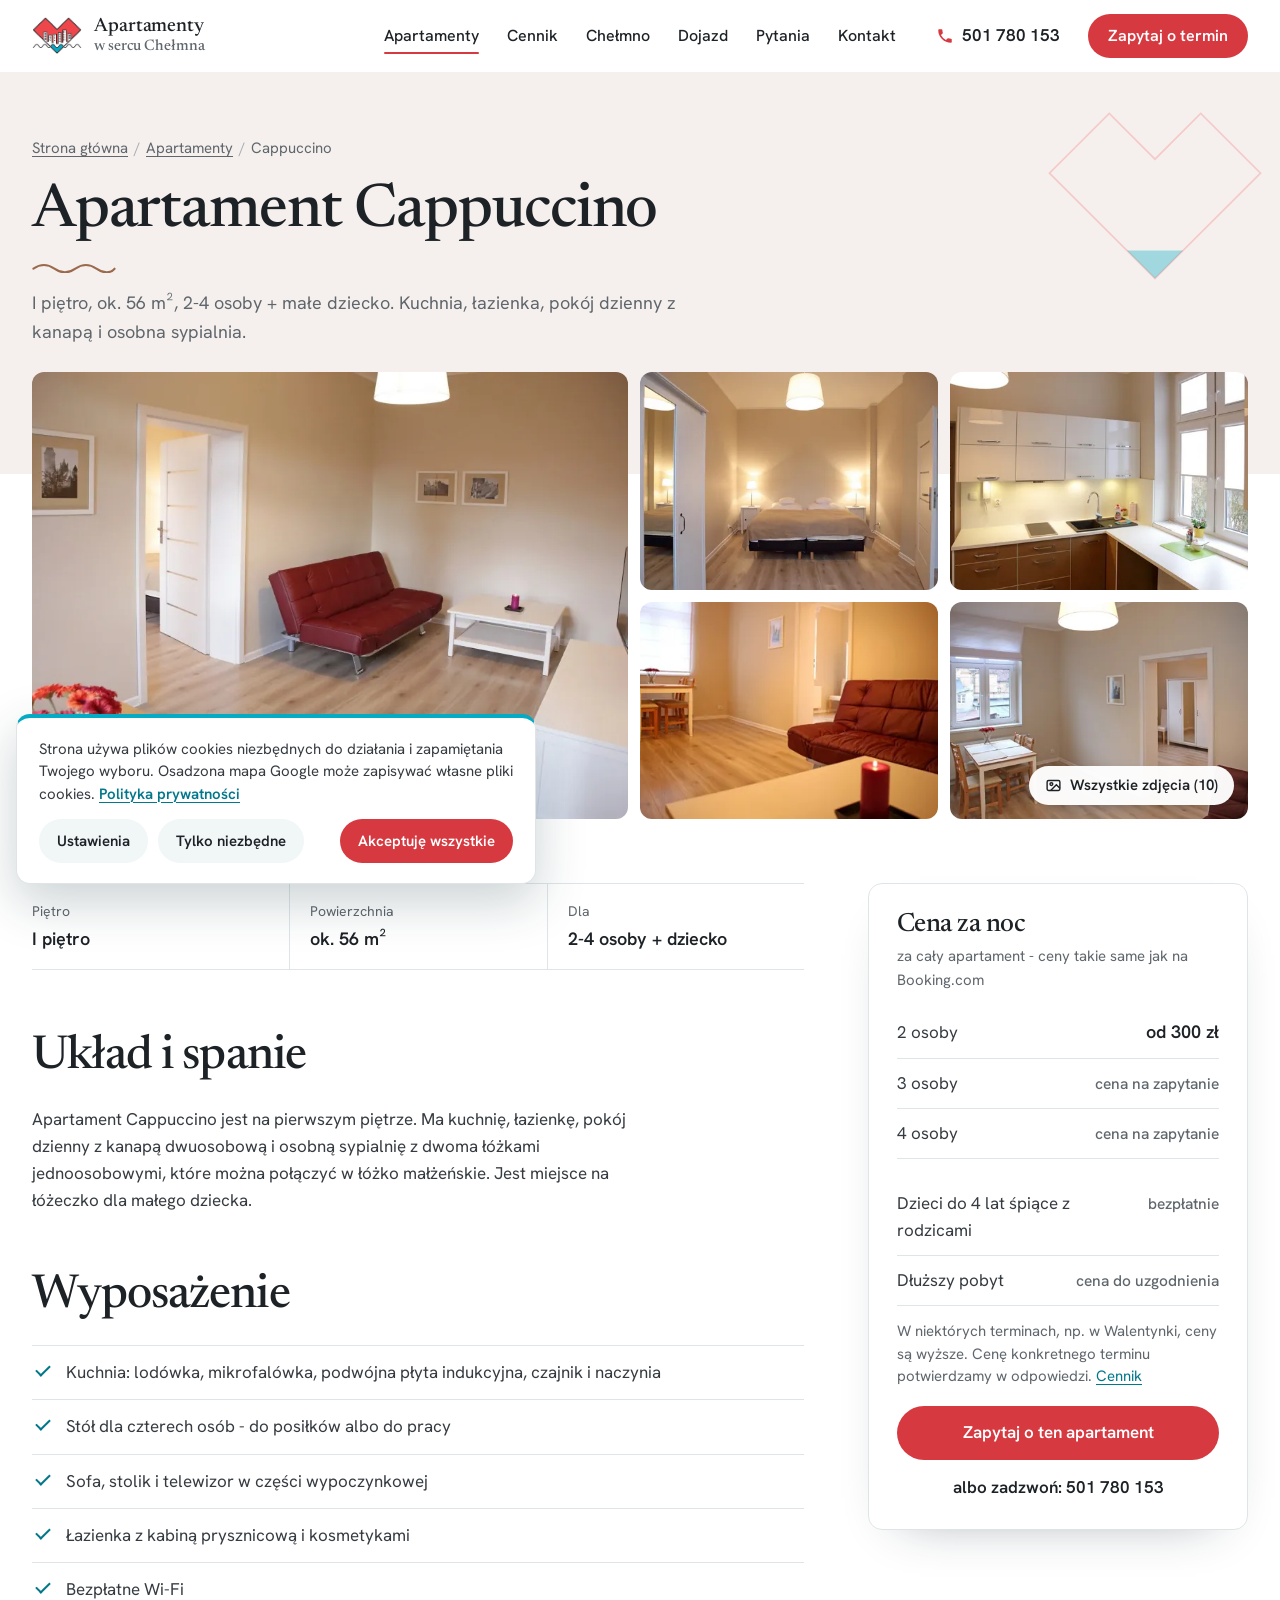
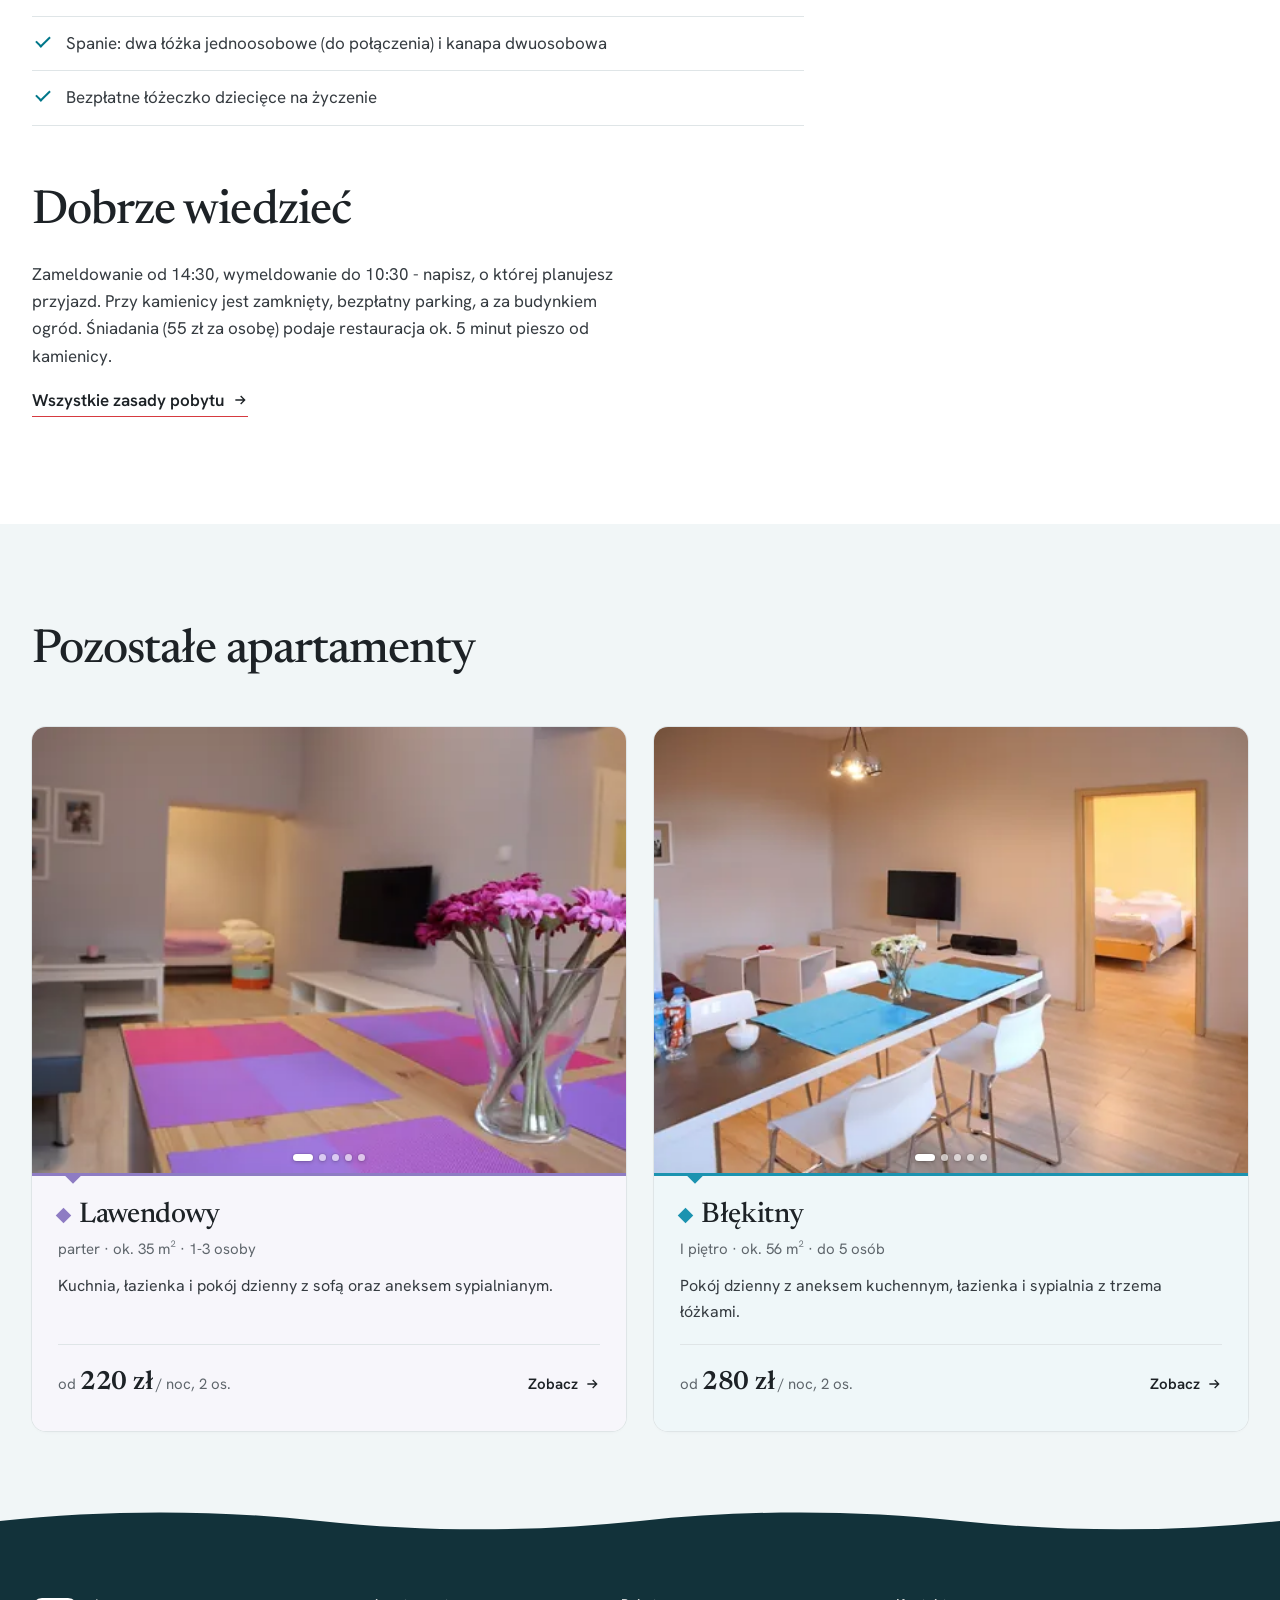
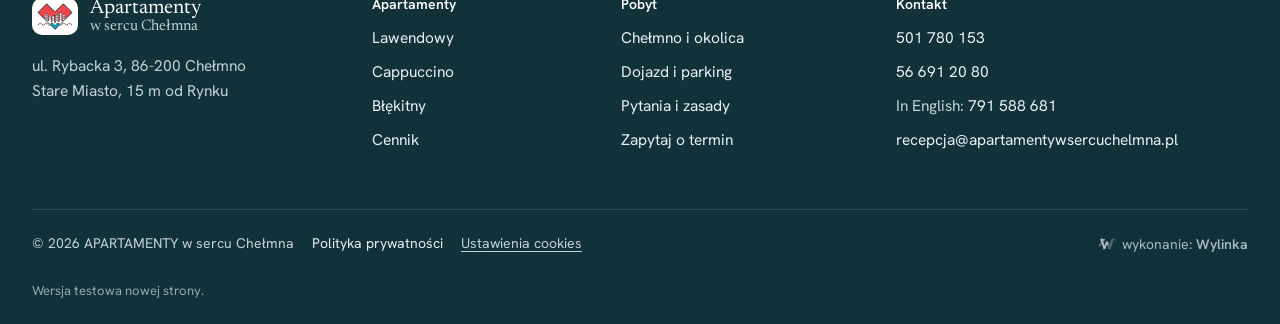
<file: apartamenty/cappuccino/index.html>
<!doctype html>
<html lang="pl">
<head>
<meta charset="utf-8">
<meta name="viewport" content="width=device-width, initial-scale=1, viewport-fit=cover">
<title>Apartament Cappuccino w Chełmnie - I piętro, ok. 56 m², 2-4 osoby + małe dziecko</title>
<meta name="description" content="Apartament Cappuccino przy ul. Rybackiej 3 w Chełmnie: I piętro, ok. 56 m², 2-4 osoby + małe dziecko. Kuchnia, łazienka, pokój dzienny z kanapą i osobna sypialnia. Od 300 zł za noc. Zdjęcia i zapytanie o termin.">
<meta name="robots" content="noindex, nofollow">
<link rel="canonical" href="https://apartamentywsercuchelmna.pl/apartamenty/cappuccino/">
<meta property="og:type" content="website">
<meta property="og:locale" content="pl_PL">
<meta property="og:site_name" content="Apartamenty w sercu Chełmna">
<meta property="og:title" content="Apartament Cappuccino w Chełmnie - I piętro, ok. 56 m², 2-4 osoby + małe dziecko">
<meta property="og:description" content="Apartament Cappuccino przy ul. Rybackiej 3 w Chełmnie: I piętro, ok. 56 m², 2-4 osoby + małe dziecko. Kuchnia, łazienka, pokój dzienny z kanapą i osobna sypialnia. Od 300 zł za noc. Zdjęcia i zapytanie o termin.">
<meta property="og:url" content="https://apartamentywsercuchelmna.pl/apartamenty/cappuccino/">
<meta property="og:image" content="https://apartamentywsercuchelmna.pl/assets/img/cap-salon-950.webp">
<meta name="theme-color" content="#ffffff">
<link rel="icon" type="image/png" sizes="64x64" href="../../assets/img/favicon-64.png">
<link rel="apple-touch-icon" href="../../assets/img/apple-touch-icon.png">
<link rel="preload" href="../../assets/fonts/newsreader.woff2" as="font" type="font/woff2" crossorigin>
<link rel="preload" href="../../assets/fonts/hanken.woff2" as="font" type="font/woff2" crossorigin>
<link rel="stylesheet" href="../../assets/css/site.css?v=9">
<script type="application/ld+json">{"@context":"https://schema.org","@graph":[{"@type":"LodgingBusiness","@id":"https://apartamentywsercuchelmna.pl/#obiekt","name":"APARTAMENTY w sercu Chełmna","url":"https://apartamentywsercuchelmna.pl/","telephone":"+48501780153","email":"recepcja@apartamentywsercuchelmna.pl","image":["https://apartamentywsercuchelmna.pl/assets/img/hero-1600.webp","https://apartamentywsercuchelmna.pl/assets/img/kam-fasada-950.webp"],"logo":"https://apartamentywsercuchelmna.pl/assets/img/logo.png","description":"Trzy apartamenty z kuchnią w kamienicy przy ul. Rybackiej 3, 15 m od Rynku w Chełmnie.","address":{"@type":"PostalAddress","streetAddress":"ul. Rybacka 3","postalCode":"86-200","addressLocality":"Chełmno","addressRegion":"kujawsko-pomorskie","addressCountry":"PL"},"geo":{"@type":"GeoCoordinates","latitude":53.3495547,"longitude":18.421228},"checkinTime":"14:30","checkoutTime":"10:30","numberOfRooms":3,"priceRange":"220-300 zł","currenciesAccepted":"PLN","knowsLanguage":["pl","en"],"smokingAllowed":false,"petsAllowed":"Po wcześniejszym uzgodnieniu","amenityFeature":[{"@type":"LocationFeatureSpecification","name":"Bezpłatne Wi-Fi","value":true},{"@type":"LocationFeatureSpecification","name":"Bezpłatny zamknięty parking","value":true},{"@type":"LocationFeatureSpecification","name":"Kuchnia w każdym apartamencie","value":true},{"@type":"LocationFeatureSpecification","name":"Ogród","value":true},{"@type":"LocationFeatureSpecification","name":"Bezpłatne łóżeczko dziecięce na życzenie","value":true}],"containsPlace":[{"@type":"Apartment","name":"Apartament Lawendowy","url":"https://apartamentywsercuchelmna.pl/apartamenty/lawendowy/"},{"@type":"Apartment","name":"Apartament Cappuccino","url":"https://apartamentywsercuchelmna.pl/apartamenty/cappuccino/"},{"@type":"Apartment","name":"Apartament Błękitny","url":"https://apartamentywsercuchelmna.pl/apartamenty/blekitny/"}]},{"@type":"BreadcrumbList","itemListElement":[{"@type":"ListItem","position":1,"name":"Strona główna","item":"https://apartamentywsercuchelmna.pl/"},{"@type":"ListItem","position":2,"name":"Apartamenty","item":"https://apartamentywsercuchelmna.pl/apartamenty/"},{"@type":"ListItem","position":3,"name":"Cappuccino","item":"https://apartamentywsercuchelmna.pl/apartamenty/cappuccino/"}]},{"@type":"Apartment","name":"Apartament Cappuccino","url":"https://apartamentywsercuchelmna.pl/apartamenty/cappuccino/","description":"Apartament Cappuccino jest na pierwszym piętrze. Ma kuchnię, łazienkę, pokój dzienny z kanapą dwuosobową i osobną sypialnię z dwoma łóżkami jednoosobowymi, które można połączyć w łóżko małżeńskie. Jest miejsce na łóżeczko dla małego dziecka.","image":["https://apartamentywsercuchelmna.pl/assets/img/cap-salon-950.webp","https://apartamentywsercuchelmna.pl/assets/img/cap-sypialnia-950.webp","https://apartamentywsercuchelmna.pl/assets/img/cap-kuchnia-950.webp","https://apartamentywsercuchelmna.pl/assets/img/cap-sofa-950.webp"],"floorSize":{"@type":"QuantitativeValue","value":56,"unitCode":"MTK"},"occupancy":{"@type":"QuantitativeValue","minValue":2,"maxValue":4},"containedInPlace":{"@id":"https://apartamentywsercuchelmna.pl/#obiekt"},"amenityFeature":[{"@type":"LocationFeatureSpecification","name":"Kuchnia","value":true},{"@type":"LocationFeatureSpecification","name":"Łazienka z prysznicem","value":true},{"@type":"LocationFeatureSpecification","name":"Telewizor","value":true},{"@type":"LocationFeatureSpecification","name":"Wi-Fi","value":true}]}]}</script>
</head>
<body>
<a class="skip" href="#tresc">Przejdź do treści</a>
<header class="top">
  <div class="wrap top-in">
    <button class="burger" id="burger" type="button" aria-label="Otwórz menu" aria-expanded="false" aria-controls="menu"><i></i><i></i><i></i></button>
    <a class="marka" href="../../" aria-label="Apartamenty w sercu Chełmna - strona główna"><img src="../../assets/img/serce.png" alt="" width="111" height="84"><span>Apartamenty<em>w sercu Chełmna</em></span></a>
    <nav class="menu" id="menu" aria-label="Menu główne"><a href="../../apartamenty/" aria-current="page">Apartamenty</a><a href="../../cennik/">Cennik</a><a href="../../chelmno/">Chełmno</a><a href="../../dojazd/">Dojazd</a><a href="../../pytania/">Pytania</a><a href="../../kontakt/">Kontakt</a>
      <div class="menu-kontakt"><a class="btn" href="../../kontakt/#zapytanie">Zapytaj o termin</a><p>ul. Rybacka 3, 86-200 Chełmno<br>tel. <a href="tel:+48501780153">501 780 153</a> · <a href="mailto:recepcja@apartamentywsercuchelmna.pl">e-mail</a></p></div>
    </nav>
    <a class="top-tel" href="tel:+48501780153" aria-label="Zadzwoń: 501 780 153"><svg viewBox="0 0 24 24" aria-hidden="true" fill="currentColor"><path d="M6.6 10.8a15.1 15.1 0 0 0 6.6 6.6l2.2-2.2c.3-.3.7-.4 1-.2 1.1.4 2.3.6 3.6.6.6 0 1 .4 1 1V20c0 .6-.4 1-1 1A17 17 0 0 1 3 4c0-.6.4-1 1-1h3.5c.6 0 1 .4 1 1 0 1.3.2 2.5.6 3.6.1.3 0 .7-.2 1z"/></svg><span>501 780 153</span></a>
    <a class="btn top-cta" href="../../kontakt/#zapytanie">Zapytaj o termin</a>
  </div>
</header>
<main id="tresc">
<section class="pg pg-apt" style="--k:#9b6a4c"><div class="wrap">
  <p class="okr"><a href="../../">Strona główna</a><span>/</span><a href="../../apartamenty/">Apartamenty</a><span>/</span>Cappuccino</p>
  <h1>Apartament Cappuccino</h1>
  <p class="lead">I piętro, ok. 56 m², 2-4 osoby + małe dziecko. Kuchnia, łazienka, pokój dzienny z kanapą i osobna sypialnia.</p>
</div></section>
<section><div class="wrap">
  <div class="gal-wrap">
    <div class="kar kar-gal" data-kar><div class="gal-a kar-tor" tabindex="0" role="group" aria-roledescription="karuzela" aria-label="Zdjęcia: apartament Cappuccino"><button type="button" class="kar-sl" data-grupa="cappuccino" data-duze="../../assets/img/cap-salon-950.webp" data-opis="Pokój dzienny w apartamencie Cappuccino - czerwona kanapa, stolik i telewizor" aria-label="Powiększ zdjęcie: Pokój dzienny w apartamencie Cappuccino - czerwona kanapa, stolik i telewizor"><img src="../../assets/img/cap-salon-950.webp" srcset="../../assets/img/cap-salon-480.webp 480w, ../../assets/img/cap-salon-950.webp 950w" sizes="(max-width:900px) 100vw, 640px" width="950" height="633" alt="Pokój dzienny w apartamencie Cappuccino - czerwona kanapa, stolik i telewizor" loading="lazy" decoding="async"></button><button type="button" class="kar-sl" data-grupa="cappuccino" data-duze="../../assets/img/cap-sypialnia-950.webp" data-opis="Sypialnia z dwoma połączonymi łóżkami i lampkami nocnymi" aria-label="Powiększ zdjęcie: Sypialnia z dwoma połączonymi łóżkami i lampkami nocnymi"><img src="../../assets/img/cap-sypialnia-950.webp" srcset="../../assets/img/cap-sypialnia-480.webp 480w, ../../assets/img/cap-sypialnia-950.webp 950w" sizes="(max-width:900px) 100vw, 310px" width="950" height="645" alt="Sypialnia z dwoma połączonymi łóżkami i lampkami nocnymi" loading="lazy" decoding="async"></button><button type="button" class="kar-sl" data-grupa="cappuccino" data-duze="../../assets/img/cap-kuchnia-950.webp" data-opis="Jasna kuchnia przy oknie w apartamencie Cappuccino" aria-label="Powiększ zdjęcie: Jasna kuchnia przy oknie w apartamencie Cappuccino"><img src="../../assets/img/cap-kuchnia-950.webp" srcset="../../assets/img/cap-kuchnia-480.webp 480w, ../../assets/img/cap-kuchnia-950.webp 950w" sizes="(max-width:900px) 100vw, 310px" width="950" height="633" alt="Jasna kuchnia przy oknie w apartamencie Cappuccino" loading="lazy" decoding="async"></button><button type="button" class="kar-sl" data-grupa="cappuccino" data-duze="../../assets/img/cap-sofa-950.webp" data-opis="Kanapa i stolik w pokoju dziennym" aria-label="Powiększ zdjęcie: Kanapa i stolik w pokoju dziennym"><img src="../../assets/img/cap-sofa-950.webp" srcset="../../assets/img/cap-sofa-480.webp 480w, ../../assets/img/cap-sofa-950.webp 950w" sizes="(max-width:900px) 100vw, 310px" width="950" height="542" alt="Kanapa i stolik w pokoju dziennym" loading="lazy" decoding="async"></button><button type="button" class="kar-sl" data-grupa="cappuccino" data-duze="../../assets/img/cap-stol-950.webp" data-opis="Stół przy oknie i przejście do sypialni" aria-label="Powiększ zdjęcie: Stół przy oknie i przejście do sypialni"><img src="../../assets/img/cap-stol-950.webp" srcset="../../assets/img/cap-stol-480.webp 480w, ../../assets/img/cap-stol-950.webp 950w" sizes="(max-width:900px) 100vw, 310px" width="950" height="633" alt="Stół przy oknie i przejście do sypialni" loading="lazy" decoding="async"></button><button type="button" class="kar-sl ukryte" data-grupa="cappuccino" data-duze="../../assets/img/cap-okno-950.webp" data-opis="Stół z krzesłami przy oknie z widokiem na wieżę kościoła" aria-label="Powiększ zdjęcie: Stół z krzesłami przy oknie z widokiem na wieżę kościoła"><img src="../../assets/img/cap-okno-950.webp" srcset="../../assets/img/cap-okno-480.webp 480w, ../../assets/img/cap-okno-950.webp 950w" sizes="(max-width:900px) 100vw, 310px" width="950" height="633" alt="Stół z krzesłami przy oknie z widokiem na wieżę kościoła" loading="lazy" decoding="async"></button><button type="button" class="kar-sl ukryte" data-grupa="cappuccino" data-duze="../../assets/img/cap-kuchnia2-950.webp" data-opis="Kuchnia z mikrofalówką i stołem" aria-label="Powiększ zdjęcie: Kuchnia z mikrofalówką i stołem"><img src="../../assets/img/cap-kuchnia2-950.webp" srcset="../../assets/img/cap-kuchnia2-480.webp 480w, ../../assets/img/cap-kuchnia2-950.webp 950w" sizes="(max-width:900px) 100vw, 310px" width="950" height="633" alt="Kuchnia z mikrofalówką i stołem" loading="lazy" decoding="async"></button><button type="button" class="kar-sl ukryte" data-grupa="cappuccino" data-duze="../../assets/img/cap-pokoj-950.webp" data-opis="Sypialnia z szafą i oknem na zabytkowe dachy" aria-label="Powiększ zdjęcie: Sypialnia z szafą i oknem na zabytkowe dachy"><img src="../../assets/img/cap-pokoj-950.webp" srcset="../../assets/img/cap-pokoj-480.webp 480w, ../../assets/img/cap-pokoj-950.webp 950w" sizes="(max-width:900px) 100vw, 310px" width="950" height="567" alt="Sypialnia z szafą i oknem na zabytkowe dachy" loading="lazy" decoding="async"></button><button type="button" class="kar-sl ukryte" data-grupa="cappuccino" data-duze="../../assets/img/cap-kuchnia3-950.webp" data-opis="Zabudowa kuchenna z płytą indukcyjną" aria-label="Powiększ zdjęcie: Zabudowa kuchenna z płytą indukcyjną"><img src="../../assets/img/cap-kuchnia3-950.webp" srcset="../../assets/img/cap-kuchnia3-480.webp 480w, ../../assets/img/cap-kuchnia3-950.webp 950w" sizes="(max-width:900px) 100vw, 310px" width="950" height="612" alt="Zabudowa kuchenna z płytą indukcyjną" loading="lazy" decoding="async"></button><button type="button" class="kar-sl ukryte" data-grupa="cappuccino" data-duze="../../assets/img/cap-lazienka-950.webp" data-opis="Łazienka z kabiną prysznicową" aria-label="Powiększ zdjęcie: Łazienka z kabiną prysznicową"><img src="../../assets/img/cap-lazienka-950.webp" srcset="../../assets/img/cap-lazienka-480.webp 480w, ../../assets/img/cap-lazienka-950.webp 950w" sizes="(max-width:900px) 100vw, 310px" width="950" height="633" alt="Łazienka z kabiną prysznicową" loading="lazy" decoding="async"></button></div><button type="button" class="kar-p" aria-label="Poprzednie zdjęcie" tabindex="-1"><svg viewBox="0 0 24 24" aria-hidden="true" fill="none" stroke="currentColor" stroke-width="2.2" stroke-linecap="round" stroke-linejoin="round"><path d="M15 5l-7 7 7 7"/></svg></button><button type="button" class="kar-n" aria-label="Następne zdjęcie" tabindex="-1"><svg viewBox="0 0 24 24" aria-hidden="true" fill="none" stroke="currentColor" stroke-width="2.2" stroke-linecap="round" stroke-linejoin="round"><path d="M9 5l7 7-7 7"/></svg></button><span class="kar-licz" aria-hidden="true"><b>1</b> / 10</span></div>
    <button type="button" class="wiecej" data-otworz="cappuccino"><svg viewBox="0 0 24 24" aria-hidden="true" fill="none" stroke="currentColor" stroke-width="2"><rect x="3" y="5" width="18" height="14" rx="2"/><circle cx="9" cy="10" r="2"/><path d="M21 16l-5-5-8 8"/></svg>Wszystkie zdjęcia (10)</button>
  </div>
  <div class="apt-uklad">
    <div class="tekst">
      <dl class="fakty"><div><dt>Piętro</dt><dd>I piętro</dd></div><div><dt>Powierzchnia</dt><dd>ok. 56 m²</dd></div><div><dt>Dla</dt><dd>2-4 osoby + dziecko</dd></div></dl>
      <h2>Układ i spanie</h2>
      <p>Apartament Cappuccino jest na pierwszym piętrze. Ma kuchnię, łazienkę, pokój dzienny z kanapą dwuosobową i osobną sypialnię z dwoma łóżkami jednoosobowymi, które można połączyć w łóżko małżeńskie. Jest miejsce na łóżeczko dla małego dziecka.</p>
      <h2 style="margin-top:1.2em">Wyposażenie</h2>
      <ul class="lista"><li>Kuchnia: lodówka, mikrofalówka, podwójna płyta indukcyjna, czajnik i naczynia</li><li>Stół dla czterech osób - do posiłków albo do pracy</li><li>Sofa, stolik i telewizor w części wypoczynkowej</li><li>Łazienka z kabiną prysznicową i kosmetykami</li><li>Bezpłatne Wi-Fi</li><li>Spanie: dwa łóżka jednoosobowe (do połączenia) i kanapa dwuosobowa</li><li>Bezpłatne łóżeczko dziecięce na życzenie</li></ul>
      <h2>Dobrze wiedzieć</h2>
      <p>Zameldowanie od 14:30, wymeldowanie do 10:30 - napisz, o której planujesz przyjazd. Przy kamienicy jest zamknięty, bezpłatny parking, a za budynkiem ogród. Śniadania (55 zł za osobę) podaje restauracja ok. 5 minut pieszo od kamienicy.</p>
      <p><a class="link-str" href="../../pytania/">Wszystkie zasady pobytu <svg viewBox="0 0 24 24" aria-hidden="true" fill="none" stroke="currentColor" stroke-width="2"><path d="M5 12h14M13 6l6 6-6 6"/></svg></a></p>
    </div>
    <aside class="box" aria-label="Cena i zapytanie">
      <h2>Cena za noc</h2>
      <p>za cały apartament - ceny takie same jak na Booking.com</p>
      <dl class="ceny"><div><dt>2 osoby</dt><dd>od 300 zł</dd></div><div class="dod"><dt>3 osoby</dt><dd>cena na zapytanie</dd></div><div class="dod"><dt>4 osoby</dt><dd>cena na zapytanie</dd></div></dl>
      <dl class="ceny"><div class="dod"><dt>Dzieci do 4 lat śpiące z rodzicami</dt><dd>bezpłatnie</dd></div><div class="dod"><dt>Dłuższy pobyt</dt><dd>cena do uzgodnienia</dd></div></dl>
      <p class="box-uw">W niektórych terminach, np. w Walentynki, ceny są wyższe. Cenę konkretnego terminu potwierdzamy w odpowiedzi. <a href="../../cennik/">Cennik</a></p>
      <a class="btn" href="../../kontakt/?apartament=cappuccino#zapytanie">Zapytaj o ten apartament</a>
      <a class="box-tel" href="tel:+48501780153">albo zadzwoń: 501 780 153</a>
    </aside>
  </div>
</div></section>
<section class="sek sek-tlo" style="margin-top:clamp(56px,7vw,104px)"><div class="wrap">
  <div class="sek-glowa"><h2>Pozostałe apartamenty</h2></div>
  <div class="inne"><article class="apt" style="--k:#8e7cc3">
        <div class="apt-foto"><div class="kar" data-kar><div class="kar-tor" tabindex="0" role="group" aria-roledescription="karuzela" aria-label="Zdjęcia: apartament Lawendowy - przewiń w bok lub użyj strzałek"><a class="kar-sl" href="../../apartamenty/lawendowy/" tabindex="-1" draggable="false"><img src="../../assets/img/law-salon-960.webp" srcset="../../assets/img/law-salon-480.webp 480w, ../../assets/img/law-salon-960.webp 960w" sizes="(max-width:900px) calc(100vw - 32px), (max-width:1024px) 50vw, 420px" width="960" height="587" alt="Pokój dzienny w apartamencie Lawendowym - stół z lawendowymi podkładkami, telewizor i aneks z łóżkiem" loading="lazy" decoding="async"></a><a class="kar-sl" href="../../apartamenty/lawendowy/" tabindex="-1" draggable="false"><img src="../../assets/img/law-pokoj-950.webp" srcset="../../assets/img/law-pokoj-480.webp 480w, ../../assets/img/law-pokoj-950.webp 950w" sizes="(max-width:900px) calc(100vw - 32px), (max-width:1024px) 50vw, 420px" width="950" height="612" alt="Pokój dzienny z sofą, telewizorem i aneksem sypialnianym" loading="lazy" decoding="async"></a><a class="kar-sl" href="../../apartamenty/lawendowy/" tabindex="-1" draggable="false"><img src="../../assets/img/law-stol-950.webp" srcset="../../assets/img/law-stol-480.webp 480w, ../../assets/img/law-stol-950.webp 950w" sizes="(max-width:900px) calc(100vw - 32px), (max-width:1024px) 50vw, 420px" width="950" height="667" alt="Stół dla czterech osób przy oknie" loading="lazy" decoding="async"></a><a class="kar-sl" href="../../apartamenty/lawendowy/" tabindex="-1" draggable="false"><img src="../../assets/img/law-lozko-950.webp" srcset="../../assets/img/law-lozko-480.webp 480w, ../../assets/img/law-lozko-950.webp 950w" sizes="(max-width:900px) calc(100vw - 32px), (max-width:1024px) 50vw, 420px" width="950" height="590" alt="Łóżko jednoosobowe w aneksie sypialnianym" loading="lazy" decoding="async"></a><a class="kar-sl" href="../../apartamenty/lawendowy/" tabindex="-1" draggable="false"><img src="../../assets/img/law-kuchnia-950.webp" srcset="../../assets/img/law-kuchnia-480.webp 480w, ../../assets/img/law-kuchnia-950.webp 950w" sizes="(max-width:900px) calc(100vw - 32px), (max-width:1024px) 50vw, 420px" width="950" height="660" alt="Kuchnia z płytą indukcyjną i drewnianym blatem" loading="lazy" decoding="async"></a></div><button type="button" class="kar-p" aria-label="Poprzednie zdjęcie" tabindex="-1"><svg viewBox="0 0 24 24" aria-hidden="true" fill="none" stroke="currentColor" stroke-width="2.2" stroke-linecap="round" stroke-linejoin="round"><path d="M15 5l-7 7 7 7"/></svg></button><button type="button" class="kar-n" aria-label="Następne zdjęcie" tabindex="-1"><svg viewBox="0 0 24 24" aria-hidden="true" fill="none" stroke="currentColor" stroke-width="2.2" stroke-linecap="round" stroke-linejoin="round"><path d="M9 5l7 7-7 7"/></svg></button><span class="kar-kropki" aria-hidden="true"><i></i><i></i><i></i><i></i><i></i></span></div></div>
        <div class="apt-in">
          <h3><i aria-hidden="true"></i><a class="apt-link" href="../../apartamenty/lawendowy/">Lawendowy</a></h3>
          <p class="apt-meta">parter · ok. 35 m² · 1-3 osoby</p>
          <p>Kuchnia, łazienka i pokój dzienny z sofą oraz aneksem sypialnianym.</p>
          <div class="apt-dol"><p class="cena">od <b>220 zł</b> / noc, 2 os.</p><span aria-hidden="true">Zobacz <svg viewBox="0 0 24 24" aria-hidden="true" fill="none" stroke="currentColor" stroke-width="2"><path d="M5 12h14M13 6l6 6-6 6"/></svg></span></div>
        </div>
      </article><article class="apt" style="--k:#1b93b0">
        <div class="apt-foto"><div class="kar" data-kar><div class="kar-tor" tabindex="0" role="group" aria-roledescription="karuzela" aria-label="Zdjęcia: apartament Błękitny - przewiń w bok lub użyj strzałek"><a class="kar-sl" href="../../apartamenty/blekitny/" tabindex="-1" draggable="false"><img src="../../assets/img/ble-salon-950.webp" srcset="../../assets/img/ble-salon-480.webp 480w, ../../assets/img/ble-salon-950.webp 950w" sizes="(max-width:900px) calc(100vw - 32px), (max-width:1024px) 50vw, 420px" width="950" height="704" alt="Pokój dzienny w apartamencie Błękitnym - stół z niebieskimi bieżnikami i widok na sypialnię" loading="lazy" decoding="async"></a><a class="kar-sl" href="../../apartamenty/blekitny/" tabindex="-1" draggable="false"><img src="../../assets/img/ble-sypialnia-950.webp" srcset="../../assets/img/ble-sypialnia-480.webp 480w, ../../assets/img/ble-sypialnia-950.webp 950w" sizes="(max-width:900px) calc(100vw - 32px), (max-width:1024px) 50vw, 420px" width="950" height="584" alt="Sypialnia z łóżkami i lampkami nocnymi" loading="lazy" decoding="async"></a><a class="kar-sl" href="../../apartamenty/blekitny/" tabindex="-1" draggable="false"><img src="../../assets/img/ble-sofa-950.webp" srcset="../../assets/img/ble-sofa-480.webp 480w, ../../assets/img/ble-sofa-950.webp 950w" sizes="(max-width:900px) calc(100vw - 32px), (max-width:1024px) 50vw, 420px" width="950" height="622" alt="Wysoki stół z krzesłami i sofa w pokoju dziennym" loading="lazy" decoding="async"></a><a class="kar-sl" href="../../apartamenty/blekitny/" tabindex="-1" draggable="false"><img src="../../assets/img/ble-kuchnia-950.webp" srcset="../../assets/img/ble-kuchnia-480.webp 480w, ../../assets/img/ble-kuchnia-950.webp 950w" sizes="(max-width:900px) calc(100vw - 32px), (max-width:1024px) 50vw, 420px" width="950" height="633" alt="Aneks kuchenny z barem i widok na sypialnię" loading="lazy" decoding="async"></a><a class="kar-sl" href="../../apartamenty/blekitny/" tabindex="-1" draggable="false"><img src="../../assets/img/ble-stol-950.webp" srcset="../../assets/img/ble-stol-480.webp 480w, ../../assets/img/ble-stol-950.webp 950w" sizes="(max-width:900px) calc(100vw - 32px), (max-width:1024px) 50vw, 420px" width="950" height="653" alt="Stół z niebieskimi bieżnikami i sofa" loading="lazy" decoding="async"></a></div><button type="button" class="kar-p" aria-label="Poprzednie zdjęcie" tabindex="-1"><svg viewBox="0 0 24 24" aria-hidden="true" fill="none" stroke="currentColor" stroke-width="2.2" stroke-linecap="round" stroke-linejoin="round"><path d="M15 5l-7 7 7 7"/></svg></button><button type="button" class="kar-n" aria-label="Następne zdjęcie" tabindex="-1"><svg viewBox="0 0 24 24" aria-hidden="true" fill="none" stroke="currentColor" stroke-width="2.2" stroke-linecap="round" stroke-linejoin="round"><path d="M9 5l7 7-7 7"/></svg></button><span class="kar-kropki" aria-hidden="true"><i></i><i></i><i></i><i></i><i></i></span></div></div>
        <div class="apt-in">
          <h3><i aria-hidden="true"></i><a class="apt-link" href="../../apartamenty/blekitny/">Błękitny</a></h3>
          <p class="apt-meta">I piętro · ok. 56 m² · do 5 osób</p>
          <p>Pokój dzienny z aneksem kuchennym, łazienka i sypialnia z trzema łóżkami.</p>
          <div class="apt-dol"><p class="cena">od <b>280 zł</b> / noc, 2 os.</p><span aria-hidden="true">Zobacz <svg viewBox="0 0 24 24" aria-hidden="true" fill="none" stroke="currentColor" stroke-width="2"><path d="M5 12h14M13 6l6 6-6 6"/></svg></span></div>
        </div>
      </article></div>
</div></section>
</main>
<footer class="stopka">
  <svg class="fala fala-st" style="color:#12323a" viewBox="0 0 1440 40" preserveAspectRatio="none" aria-hidden="true" focusable="false"><path d="M0 22 C 120 6, 240 6, 360 22 S 600 38, 720 22 S 960 6, 1080 22 S 1320 38, 1440 22 V40 H0Z"/></svg>
  <div class="wrap">
    <div class="st-gora">
      <div>
        <a class="st-marka" href="../../"><img src="../../assets/img/serce.png" alt="" width="111" height="84" loading="lazy"><span>Apartamenty<em>w sercu Chełmna</em></span></a>
        <p>ul. Rybacka 3, 86-200 Chełmno<br>Stare Miasto, 15 m od Rynku</p>
      </div>
      <div><h2>Apartamenty</h2><ul>
        <li><a href="../../apartamenty/lawendowy/">Lawendowy</a></li><li><a href="../../apartamenty/cappuccino/">Cappuccino</a></li>
        <li><a href="../../apartamenty/blekitny/">Błękitny</a></li><li><a href="../../cennik/">Cennik</a></li></ul></div>
      <div><h2>Pobyt</h2><ul>
        <li><a href="../../chelmno/">Chełmno i okolica</a></li><li><a href="../../dojazd/">Dojazd i parking</a></li>
        <li><a href="../../pytania/">Pytania i zasady</a></li><li><a href="../../kontakt/#zapytanie">Zapytaj o termin</a></li></ul></div>
      <div><h2>Kontakt</h2><ul>
        <li><a href="tel:+48501780153">501 780 153</a></li><li><a href="tel:+48566912080">56 691 20 80</a></li>
        <li>In English: <a href="tel:+48791588681">791 588 681</a></li><li><a href="mailto:recepcja@apartamentywsercuchelmna.pl">recepcja@apartamentywsercuchelmna.pl</a></li></ul></div>
    </div>
    <div class="st-dol">
      <p><span>© 2026 APARTAMENTY w sercu Chełmna</span><a href="../../polityka-prywatnosci/">Polityka prywatności</a><button type="button" class="st-ck" data-ck-otworz>Ustawienia cookies</button></p>
      <p><a class="wylinka-badge" href="https://wylinka.pl/?utm_source=apartamentywsercuchelmna.pl&amp;utm_medium=stopka&amp;utm_campaign=wykonanie" rel="noopener" title="Strona wykonana przez Wylinka"><svg viewBox="0 0 64 64" aria-hidden="true" focusable="false" fill="currentColor"><path d="M9.8 22.8l-1.2-7.9 2.2-3.7 15.5 4.6-.5 1.5-7.2 5.5 4.7 15.6 5-15.6 7 0 4.1 12.7-4.2-.9-2.6 1.8-.8-2.2-5.3 15.6-4.3 0 .4 .2-2.1 2.8-1.3-1.1 1.1-1.4-3.1 .2-.1-1.7 2.2-.1-5.7-16.5-4.8 .6-.8 3.1 0 .5-.3 .5 .8 2.2-1.6 .5-.4-1.3-.8 1.6-1.5-.8 .8-1.6-1.4 .6-.6-1.6 2.3-.8 .2-.4 1.3-4.8 5.9-.8-2.4-6.9zM15.2 13.7l-.1-.4-.4 .8-.1 .8 .1 1 .1 .4 .3 .7 .3-.9 .1-.7 0-.8z"/><path class="wy-pod" d="M37.1 49.8l-4.5-13.3 2.6-1.8 4.2 .9 .9 2.8 3-9.7 0-.5 .1-.8 3.2-8.4 .5-1 .6-1 .9-1.1 1.3-1 1.1-.7 1.4-.5 1.4-.3 .7 0 .9 0 1.2 .3 1.4 .6 .8 .5 .7 .7 .6 .7 .5 .9 .3 .9 .1 .9 0 .8-.2 .9-.5 .9-.5 .6-.7 .5-.7 .3-.1-.1 0-.1 .5-.5 .3-.7 .2-.5 0-.6-.1-.6-.3-.7-.4-.5-.4-.4-.5-.3-.6-.3-.7 0-.7 .1-.6 .1-.5 .4-.5 .5-.3 .5-.2 .7-.1 1.5-1.4 5.1-.8 3.3-.3 .7-.5 .7-6 17.5 1.9 .1-.1 1.7-3.1-.2 1.1 1.4-1.3 1.1-2.1-2.8 .4-.2z"/><path class="wy-old" d="M40.8 50l.4-.2-4.1 0-4.2-12.5 2.5-1.7 4.3 .9 .6 1.9 .6-1.6 0-.3 2.4-7.8 0-.5 .1-.8 3.2-8.4 .4-.8 .6-.9 .9-1.2 .9-.9 1.3-.8 1.4-.6 1.2-.3 1.4-.1 1.3 .1 .6 .2 .8 .3 1.1 .6 .9 .7 .7 .9 .5 .9 .3 .9 .1 1.1-.1 .9-.3 .9-.4 .7-.6 .7-.6 .4-.6 .2-.1-.1 0-.1 .5-.5 .3-.7 .2-.5 0-.5-.1-.6-.2-.6-.3-.5-.4-.5-.5-.3-.6-.3-.7-.1-.6 0-.6 .1-.6 .3-.6 .5-.3 .4-.2 .5-.1 .5-.1 1.5-1.4 5.1-.8 3.3-.3 .7-.5 .7-6 17.5 1.9 .1-.1 1.7-3.1-.2 1.1 1.4-1.3 1.1zM49.6 17.1l.6 1.7-1.5 1.9 .4 .4 1.8-2.1-.7-2.1zM48.1 28.3l.5 1.8-1.7 1.8 .4 .4 1.9-2-.6-2.2zM37.9 41.7l1.7-1.5-.4-.4-1.7 1.4zM42.6 38.7l-1.5 2.8 1.1 2-1.3 2.6 .5 .2 1.5-2.8-1.1-2 1.4-2.5z"/></svg><span>wykonanie: <b>Wylinka</b></span></a></p>
    </div>
    <p class="st-test">Wersja testowa nowej strony.</p>
  </div>
</footer>
<div class="mob" id="mob">
  <a class="mob-tel" href="tel:+48501780153"><svg viewBox="0 0 24 24" aria-hidden="true" fill="currentColor"><path d="M6.6 10.8a15.1 15.1 0 0 0 6.6 6.6l2.2-2.2c.3-.3.7-.4 1-.2 1.1.4 2.3.6 3.6.6.6 0 1 .4 1 1V20c0 .6-.4 1-1 1A17 17 0 0 1 3 4c0-.6.4-1 1-1h3.5c.6 0 1 .4 1 1 0 1.3.2 2.5.6 3.6.1.3 0 .7-.2 1z"/></svg>Zadzwoń</a>
  <a class="mob-cta" href="../../kontakt/#zapytanie">Zapytaj o termin</a>
</div>
<div class="lb" id="lb" hidden role="dialog" aria-modal="true" aria-label="Galeria zdjęć">
  <p class="lb-l"></p>
  <button type="button" class="lb-x" aria-label="Zamknij galerię"><svg viewBox="0 0 24 24"><path d="M6 6l12 12M18 6L6 18"/></svg></button>
  <button type="button" class="lb-p" aria-label="Poprzednie zdjęcie"><svg viewBox="0 0 24 24"><path d="M15 5l-7 7 7 7"/></svg></button>
  <figure><img alt=""><figcaption></figcaption></figure>
  <button type="button" class="lb-n" aria-label="Następne zdjęcie"><svg viewBox="0 0 24 24"><path d="M9 5l7 7-7 7"/></svg></button>
</div>
<div class="ck" id="ck" hidden role="dialog" aria-label="Ustawienia plików cookies">
  <p class="ck-t">Strona używa plików cookies niezbędnych do działania i zapamiętania Twojego wyboru. Osadzona mapa Google może zapisywać własne pliki cookies. <a href="../../polityka-prywatnosci/#cookies">Polityka prywatności</a></p>
  <div class="ck-ust" hidden>
    <label><input type="checkbox" checked disabled> <span><b>Niezbędne</b> - zapamiętanie wyboru, zawsze włączone</span></label>
    <label><input type="checkbox" data-ck-kat="mapy" checked> <span><b>Mapy Google</b> - mapa dojazdu na stronie Dojazd</span></label>
  </div>
  <div class="ck-btn"><button type="button" class="ck-b ck-ustaw" data-ck="ustawienia">Ustawienia</button><button type="button" class="ck-b" data-ck="niezbedne">Tylko niezbędne</button><button type="button" class="ck-b ck-ok" data-ck="wszystkie">Akceptuję wszystkie</button></div>
</div>
<script src="../../assets/js/site.js?v=9" defer></script>
<script src="../../assets/js/ck.js?v=9" defer></script>
</body>
</html>
</file>
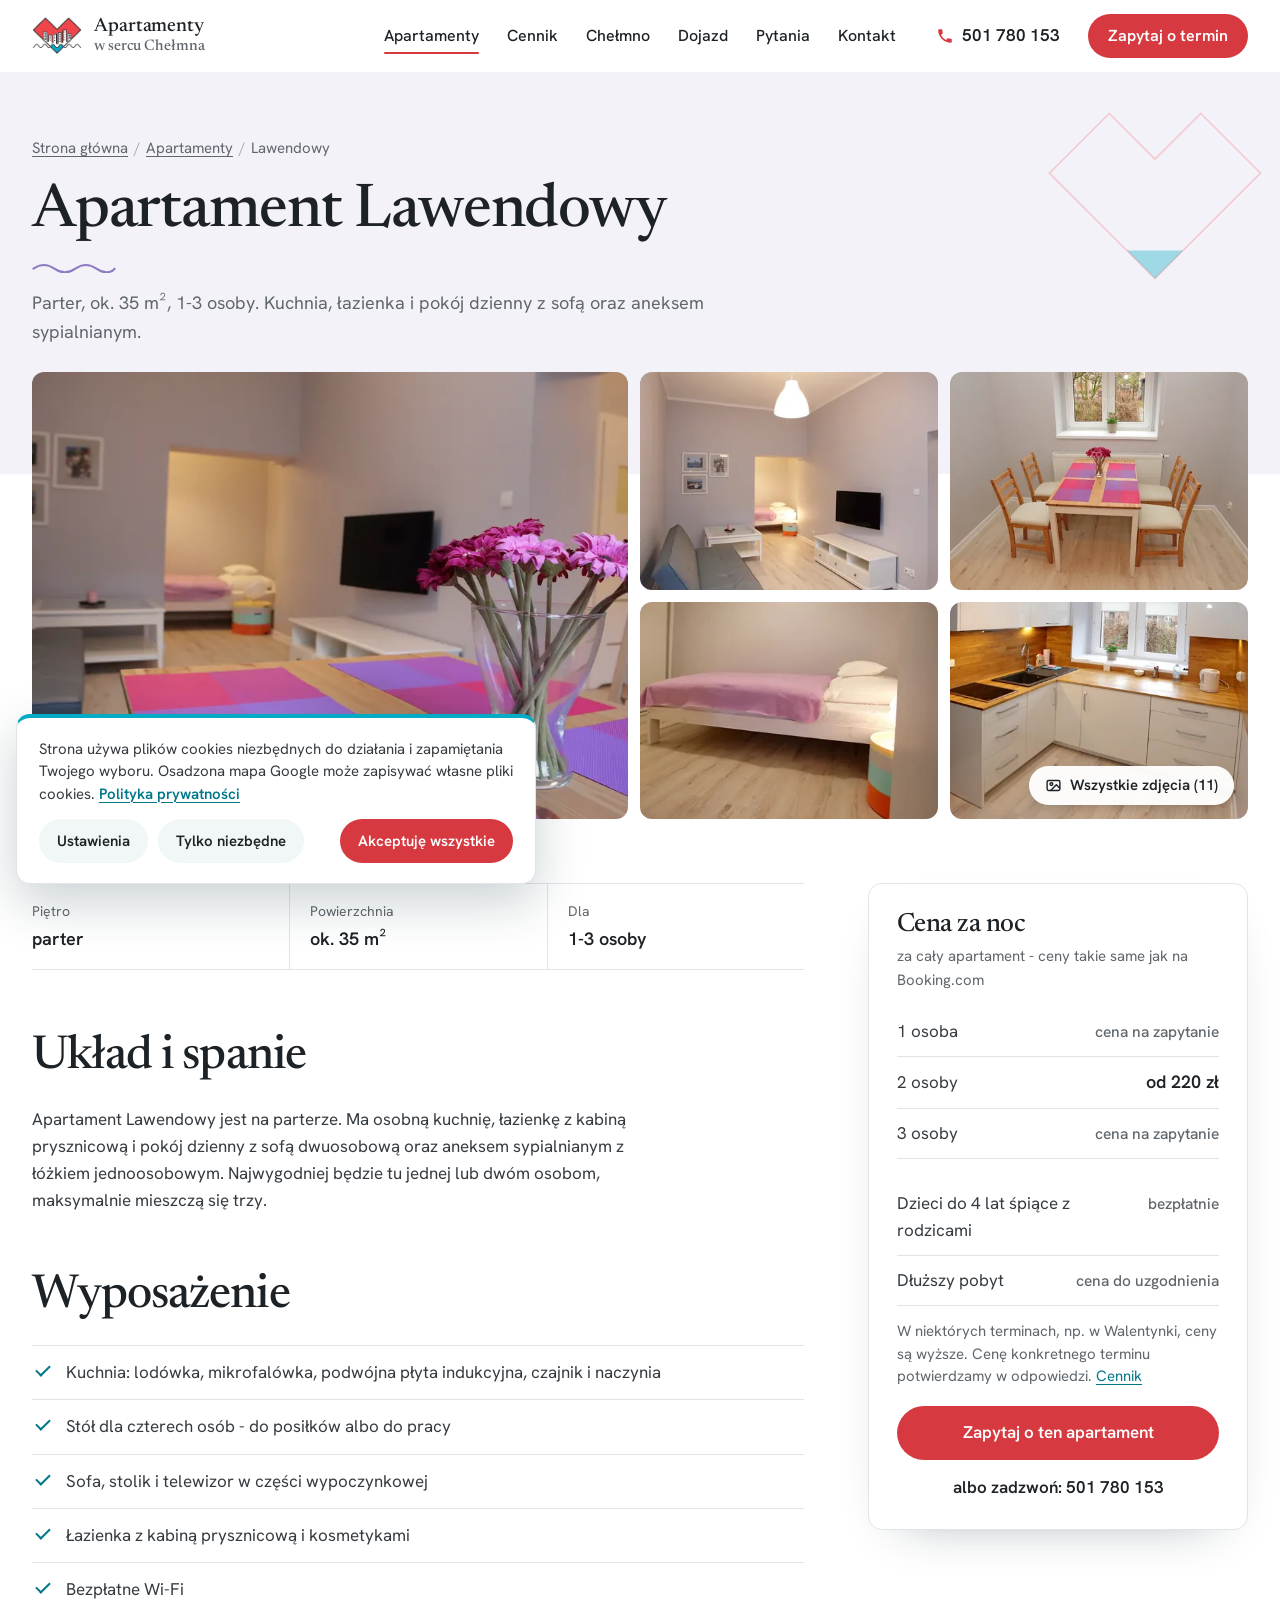
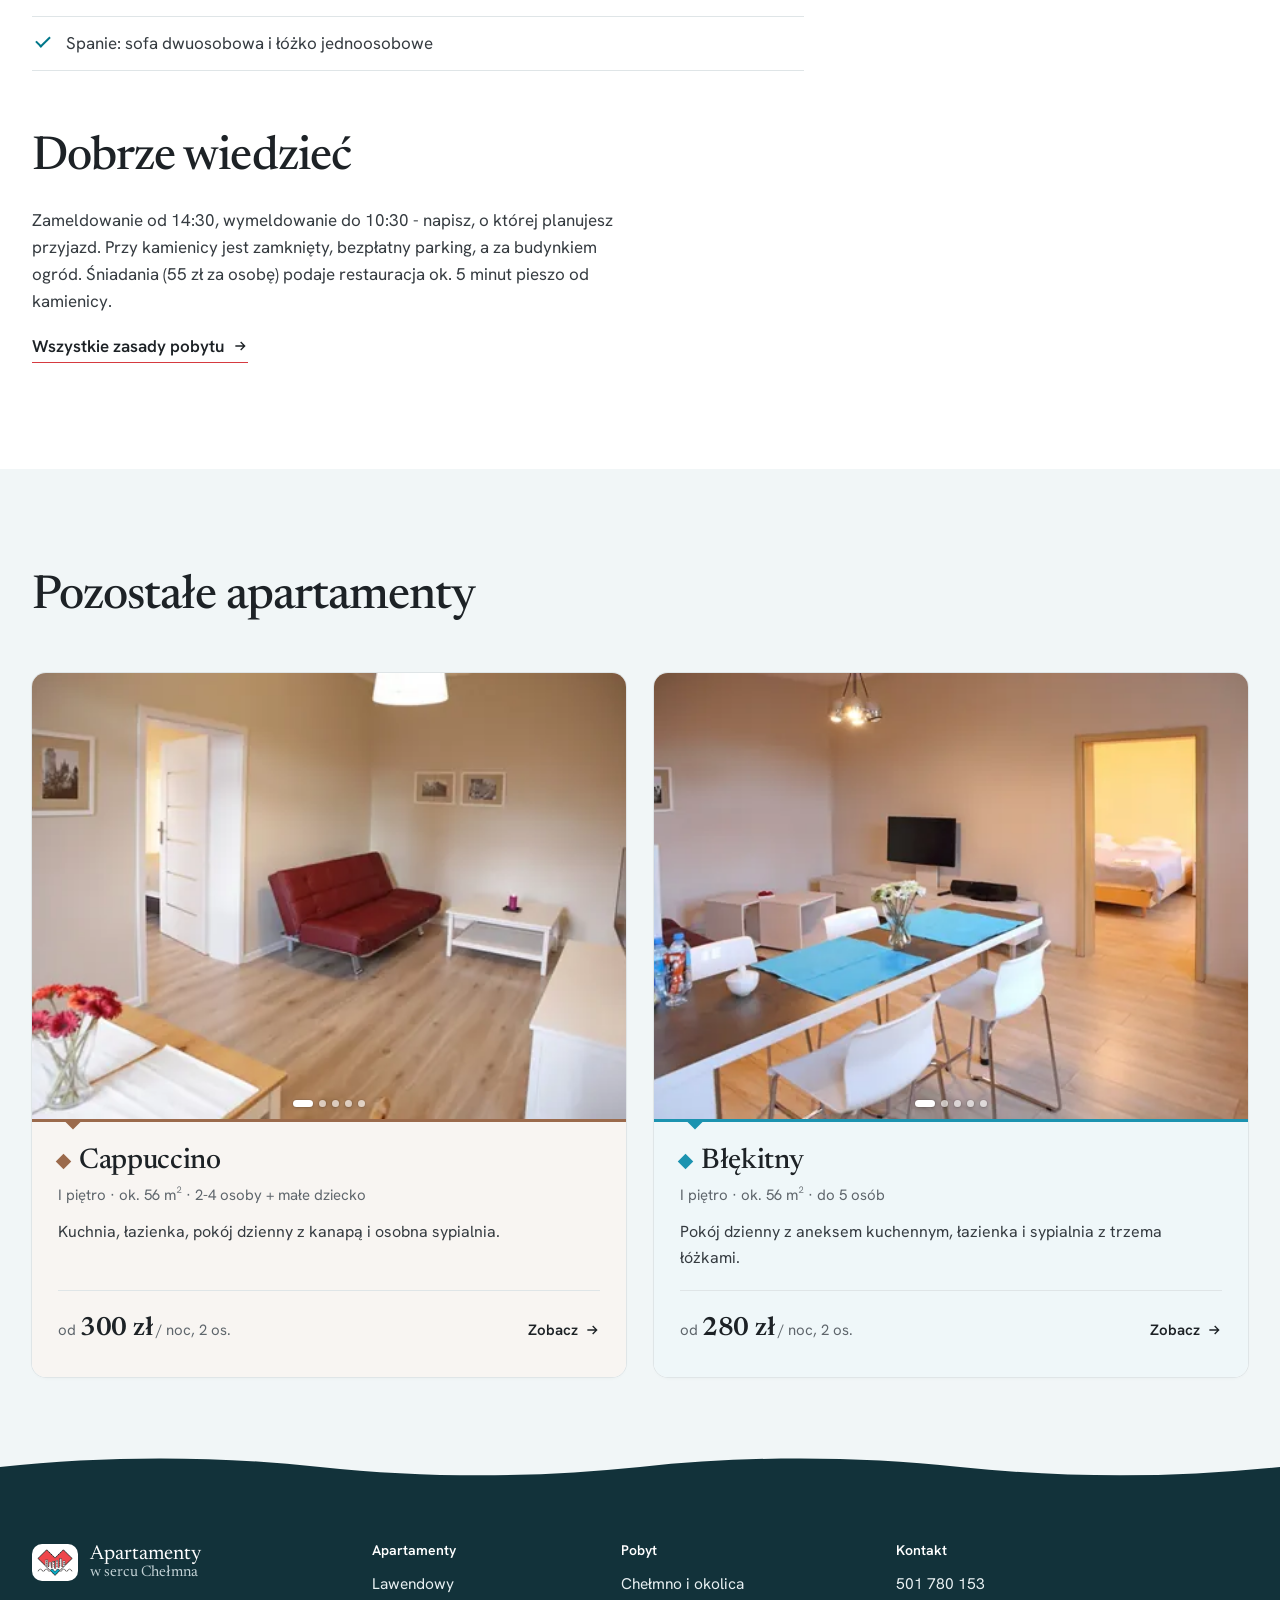
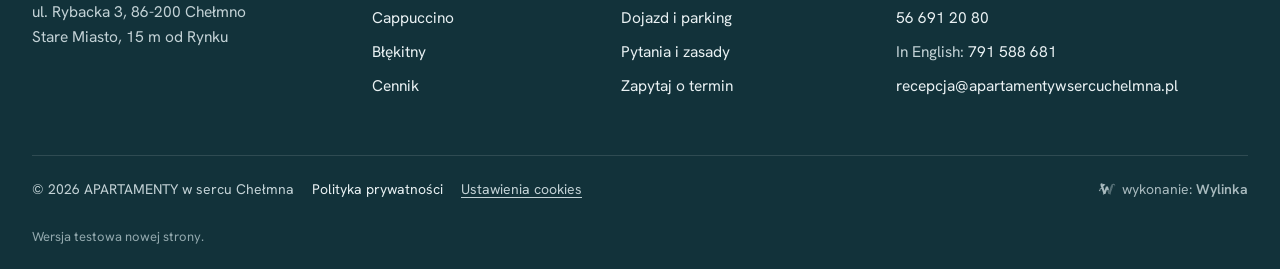
<file: apartamenty/lawendowy/index.html>
<!doctype html>
<html lang="pl">
<head>
<meta charset="utf-8">
<meta name="viewport" content="width=device-width, initial-scale=1, viewport-fit=cover">
<title>Apartament Lawendowy w Chełmnie - parter, ok. 35 m², 1-3 osoby</title>
<meta name="description" content="Apartament Lawendowy przy ul. Rybackiej 3 w Chełmnie: parter, ok. 35 m², 1-3 osoby. Kuchnia, łazienka i pokój dzienny z sofą oraz aneksem sypialnianym. Od 220 zł za noc. Zdjęcia i zapytanie o termin.">
<meta name="robots" content="noindex, nofollow">
<link rel="canonical" href="https://apartamentywsercuchelmna.pl/apartamenty/lawendowy/">
<meta property="og:type" content="website">
<meta property="og:locale" content="pl_PL">
<meta property="og:site_name" content="Apartamenty w sercu Chełmna">
<meta property="og:title" content="Apartament Lawendowy w Chełmnie - parter, ok. 35 m², 1-3 osoby">
<meta property="og:description" content="Apartament Lawendowy przy ul. Rybackiej 3 w Chełmnie: parter, ok. 35 m², 1-3 osoby. Kuchnia, łazienka i pokój dzienny z sofą oraz aneksem sypialnianym. Od 220 zł za noc. Zdjęcia i zapytanie o termin.">
<meta property="og:url" content="https://apartamentywsercuchelmna.pl/apartamenty/lawendowy/">
<meta property="og:image" content="https://apartamentywsercuchelmna.pl/assets/img/law-salon-1600.webp">
<meta name="theme-color" content="#ffffff">
<link rel="icon" type="image/png" sizes="64x64" href="../../assets/img/favicon-64.png">
<link rel="apple-touch-icon" href="../../assets/img/apple-touch-icon.png">
<link rel="preload" href="../../assets/fonts/newsreader.woff2" as="font" type="font/woff2" crossorigin>
<link rel="preload" href="../../assets/fonts/hanken.woff2" as="font" type="font/woff2" crossorigin>
<link rel="stylesheet" href="../../assets/css/site.css?v=9">
<script type="application/ld+json">{"@context":"https://schema.org","@graph":[{"@type":"LodgingBusiness","@id":"https://apartamentywsercuchelmna.pl/#obiekt","name":"APARTAMENTY w sercu Chełmna","url":"https://apartamentywsercuchelmna.pl/","telephone":"+48501780153","email":"recepcja@apartamentywsercuchelmna.pl","image":["https://apartamentywsercuchelmna.pl/assets/img/hero-1600.webp","https://apartamentywsercuchelmna.pl/assets/img/kam-fasada-950.webp"],"logo":"https://apartamentywsercuchelmna.pl/assets/img/logo.png","description":"Trzy apartamenty z kuchnią w kamienicy przy ul. Rybackiej 3, 15 m od Rynku w Chełmnie.","address":{"@type":"PostalAddress","streetAddress":"ul. Rybacka 3","postalCode":"86-200","addressLocality":"Chełmno","addressRegion":"kujawsko-pomorskie","addressCountry":"PL"},"geo":{"@type":"GeoCoordinates","latitude":53.3495547,"longitude":18.421228},"checkinTime":"14:30","checkoutTime":"10:30","numberOfRooms":3,"priceRange":"220-300 zł","currenciesAccepted":"PLN","knowsLanguage":["pl","en"],"smokingAllowed":false,"petsAllowed":"Po wcześniejszym uzgodnieniu","amenityFeature":[{"@type":"LocationFeatureSpecification","name":"Bezpłatne Wi-Fi","value":true},{"@type":"LocationFeatureSpecification","name":"Bezpłatny zamknięty parking","value":true},{"@type":"LocationFeatureSpecification","name":"Kuchnia w każdym apartamencie","value":true},{"@type":"LocationFeatureSpecification","name":"Ogród","value":true},{"@type":"LocationFeatureSpecification","name":"Bezpłatne łóżeczko dziecięce na życzenie","value":true}],"containsPlace":[{"@type":"Apartment","name":"Apartament Lawendowy","url":"https://apartamentywsercuchelmna.pl/apartamenty/lawendowy/"},{"@type":"Apartment","name":"Apartament Cappuccino","url":"https://apartamentywsercuchelmna.pl/apartamenty/cappuccino/"},{"@type":"Apartment","name":"Apartament Błękitny","url":"https://apartamentywsercuchelmna.pl/apartamenty/blekitny/"}]},{"@type":"BreadcrumbList","itemListElement":[{"@type":"ListItem","position":1,"name":"Strona główna","item":"https://apartamentywsercuchelmna.pl/"},{"@type":"ListItem","position":2,"name":"Apartamenty","item":"https://apartamentywsercuchelmna.pl/apartamenty/"},{"@type":"ListItem","position":3,"name":"Lawendowy","item":"https://apartamentywsercuchelmna.pl/apartamenty/lawendowy/"}]},{"@type":"Apartment","name":"Apartament Lawendowy","url":"https://apartamentywsercuchelmna.pl/apartamenty/lawendowy/","description":"Apartament Lawendowy jest na parterze. Ma osobną kuchnię, łazienkę z kabiną prysznicową i pokój dzienny z sofą dwuosobową oraz aneksem sypialnianym z łóżkiem jednoosobowym. Najwygodniej będzie tu jednej lub dwóm osobom, maksymalnie mieszczą się trzy.","image":["https://apartamentywsercuchelmna.pl/assets/img/law-salon-1600.webp","https://apartamentywsercuchelmna.pl/assets/img/law-pokoj-950.webp","https://apartamentywsercuchelmna.pl/assets/img/law-stol-950.webp","https://apartamentywsercuchelmna.pl/assets/img/law-lozko-950.webp"],"floorSize":{"@type":"QuantitativeValue","value":35,"unitCode":"MTK"},"occupancy":{"@type":"QuantitativeValue","minValue":1,"maxValue":3},"containedInPlace":{"@id":"https://apartamentywsercuchelmna.pl/#obiekt"},"amenityFeature":[{"@type":"LocationFeatureSpecification","name":"Kuchnia","value":true},{"@type":"LocationFeatureSpecification","name":"Łazienka z prysznicem","value":true},{"@type":"LocationFeatureSpecification","name":"Telewizor","value":true},{"@type":"LocationFeatureSpecification","name":"Wi-Fi","value":true}]}]}</script>
</head>
<body>
<a class="skip" href="#tresc">Przejdź do treści</a>
<header class="top">
  <div class="wrap top-in">
    <button class="burger" id="burger" type="button" aria-label="Otwórz menu" aria-expanded="false" aria-controls="menu"><i></i><i></i><i></i></button>
    <a class="marka" href="../../" aria-label="Apartamenty w sercu Chełmna - strona główna"><img src="../../assets/img/serce.png" alt="" width="111" height="84"><span>Apartamenty<em>w sercu Chełmna</em></span></a>
    <nav class="menu" id="menu" aria-label="Menu główne"><a href="../../apartamenty/" aria-current="page">Apartamenty</a><a href="../../cennik/">Cennik</a><a href="../../chelmno/">Chełmno</a><a href="../../dojazd/">Dojazd</a><a href="../../pytania/">Pytania</a><a href="../../kontakt/">Kontakt</a>
      <div class="menu-kontakt"><a class="btn" href="../../kontakt/#zapytanie">Zapytaj o termin</a><p>ul. Rybacka 3, 86-200 Chełmno<br>tel. <a href="tel:+48501780153">501 780 153</a> · <a href="mailto:recepcja@apartamentywsercuchelmna.pl">e-mail</a></p></div>
    </nav>
    <a class="top-tel" href="tel:+48501780153" aria-label="Zadzwoń: 501 780 153"><svg viewBox="0 0 24 24" aria-hidden="true" fill="currentColor"><path d="M6.6 10.8a15.1 15.1 0 0 0 6.6 6.6l2.2-2.2c.3-.3.7-.4 1-.2 1.1.4 2.3.6 3.6.6.6 0 1 .4 1 1V20c0 .6-.4 1-1 1A17 17 0 0 1 3 4c0-.6.4-1 1-1h3.5c.6 0 1 .4 1 1 0 1.3.2 2.5.6 3.6.1.3 0 .7-.2 1z"/></svg><span>501 780 153</span></a>
    <a class="btn top-cta" href="../../kontakt/#zapytanie">Zapytaj o termin</a>
  </div>
</header>
<main id="tresc">
<section class="pg pg-apt" style="--k:#8e7cc3"><div class="wrap">
  <p class="okr"><a href="../../">Strona główna</a><span>/</span><a href="../../apartamenty/">Apartamenty</a><span>/</span>Lawendowy</p>
  <h1>Apartament Lawendowy</h1>
  <p class="lead">Parter, ok. 35 m², 1-3 osoby. Kuchnia, łazienka i pokój dzienny z sofą oraz aneksem sypialnianym.</p>
</div></section>
<section><div class="wrap">
  <div class="gal-wrap">
    <div class="kar kar-gal" data-kar><div class="gal-a kar-tor" tabindex="0" role="group" aria-roledescription="karuzela" aria-label="Zdjęcia: apartament Lawendowy"><button type="button" class="kar-sl" data-grupa="lawendowy" data-duze="../../assets/img/law-salon-1600.webp" data-opis="Pokój dzienny w apartamencie Lawendowym - stół z lawendowymi podkładkami, telewizor i aneks z łóżkiem" aria-label="Powiększ zdjęcie: Pokój dzienny w apartamencie Lawendowym - stół z lawendowymi podkładkami, telewizor i aneks z łóżkiem"><img src="../../assets/img/law-salon-1600.webp" srcset="../../assets/img/law-salon-480.webp 480w, ../../assets/img/law-salon-960.webp 960w, ../../assets/img/law-salon-1600.webp 1600w" sizes="(max-width:900px) 100vw, 640px" width="1600" height="979" alt="Pokój dzienny w apartamencie Lawendowym - stół z lawendowymi podkładkami, telewizor i aneks z łóżkiem" loading="lazy" decoding="async"></button><button type="button" class="kar-sl" data-grupa="lawendowy" data-duze="../../assets/img/law-pokoj-950.webp" data-opis="Pokój dzienny z sofą, telewizorem i aneksem sypialnianym" aria-label="Powiększ zdjęcie: Pokój dzienny z sofą, telewizorem i aneksem sypialnianym"><img src="../../assets/img/law-pokoj-950.webp" srcset="../../assets/img/law-pokoj-480.webp 480w, ../../assets/img/law-pokoj-950.webp 950w" sizes="(max-width:900px) 100vw, 310px" width="950" height="612" alt="Pokój dzienny z sofą, telewizorem i aneksem sypialnianym" loading="lazy" decoding="async"></button><button type="button" class="kar-sl" data-grupa="lawendowy" data-duze="../../assets/img/law-stol-950.webp" data-opis="Stół dla czterech osób przy oknie" aria-label="Powiększ zdjęcie: Stół dla czterech osób przy oknie"><img src="../../assets/img/law-stol-950.webp" srcset="../../assets/img/law-stol-480.webp 480w, ../../assets/img/law-stol-950.webp 950w" sizes="(max-width:900px) 100vw, 310px" width="950" height="667" alt="Stół dla czterech osób przy oknie" loading="lazy" decoding="async"></button><button type="button" class="kar-sl" data-grupa="lawendowy" data-duze="../../assets/img/law-lozko-950.webp" data-opis="Łóżko jednoosobowe w aneksie sypialnianym" aria-label="Powiększ zdjęcie: Łóżko jednoosobowe w aneksie sypialnianym"><img src="../../assets/img/law-lozko-950.webp" srcset="../../assets/img/law-lozko-480.webp 480w, ../../assets/img/law-lozko-950.webp 950w" sizes="(max-width:900px) 100vw, 310px" width="950" height="590" alt="Łóżko jednoosobowe w aneksie sypialnianym" loading="lazy" decoding="async"></button><button type="button" class="kar-sl" data-grupa="lawendowy" data-duze="../../assets/img/law-kuchnia-950.webp" data-opis="Kuchnia z płytą indukcyjną i drewnianym blatem" aria-label="Powiększ zdjęcie: Kuchnia z płytą indukcyjną i drewnianym blatem"><img src="../../assets/img/law-kuchnia-950.webp" srcset="../../assets/img/law-kuchnia-480.webp 480w, ../../assets/img/law-kuchnia-950.webp 950w" sizes="(max-width:900px) 100vw, 310px" width="950" height="660" alt="Kuchnia z płytą indukcyjną i drewnianym blatem" loading="lazy" decoding="async"></button><button type="button" class="kar-sl ukryte" data-grupa="lawendowy" data-duze="../../assets/img/law-sofa-950.webp" data-opis="Sofa i stolik w części wypoczynkowej" aria-label="Powiększ zdjęcie: Sofa i stolik w części wypoczynkowej"><img src="../../assets/img/law-sofa-950.webp" srcset="../../assets/img/law-sofa-480.webp 480w, ../../assets/img/law-sofa-950.webp 950w" sizes="(max-width:900px) 100vw, 310px" width="950" height="561" alt="Sofa i stolik w części wypoczynkowej" loading="lazy" decoding="async"></button><button type="button" class="kar-sl ukryte" data-grupa="lawendowy" data-duze="../../assets/img/law-okno-950.webp" data-opis="Stół i krzesła przy oknie z widokiem na zabytki" aria-label="Powiększ zdjęcie: Stół i krzesła przy oknie z widokiem na zabytki"><img src="../../assets/img/law-okno-950.webp" srcset="../../assets/img/law-okno-480.webp 480w, ../../assets/img/law-okno-950.webp 950w" sizes="(max-width:900px) 100vw, 310px" width="950" height="656" alt="Stół i krzesła przy oknie z widokiem na zabytki" loading="lazy" decoding="async"></button><button type="button" class="kar-sl ukryte" data-grupa="lawendowy" data-duze="../../assets/img/law-kuchnia2-950.webp" data-opis="Zlewozmywak i czajnik w kuchni przy oknie" aria-label="Powiększ zdjęcie: Zlewozmywak i czajnik w kuchni przy oknie"><img src="../../assets/img/law-kuchnia2-950.webp" srcset="../../assets/img/law-kuchnia2-480.webp 480w, ../../assets/img/law-kuchnia2-950.webp 950w" sizes="(max-width:900px) 100vw, 310px" width="950" height="633" alt="Zlewozmywak i czajnik w kuchni przy oknie" loading="lazy" decoding="async"></button><button type="button" class="kar-sl ukryte" data-grupa="lawendowy" data-duze="../../assets/img/law-przejscie-950.webp" data-opis="Przejście z pokoju do kuchni" aria-label="Powiększ zdjęcie: Przejście z pokoju do kuchni"><img src="../../assets/img/law-przejscie-950.webp" srcset="../../assets/img/law-przejscie-480.webp 480w, ../../assets/img/law-przejscie-950.webp 950w" sizes="(max-width:900px) 100vw, 310px" width="950" height="633" alt="Przejście z pokoju do kuchni" loading="lazy" decoding="async"></button><button type="button" class="kar-sl ukryte" data-grupa="lawendowy" data-duze="../../assets/img/law-lazienka-950.webp" data-opis="Łazienka z umywalką i suszarką na ręczniki" aria-label="Powiększ zdjęcie: Łazienka z umywalką i suszarką na ręczniki"><img src="../../assets/img/law-lazienka-950.webp" srcset="../../assets/img/law-lazienka-480.webp 480w, ../../assets/img/law-lazienka-950.webp 950w" sizes="(max-width:900px) 100vw, 310px" width="950" height="633" alt="Łazienka z umywalką i suszarką na ręczniki" loading="lazy" decoding="async"></button><button type="button" class="kar-sl ukryte" data-grupa="lawendowy" data-duze="../../assets/img/law-lazienka2-950.webp" data-opis="Łazienka z widokiem na kuchnię" aria-label="Powiększ zdjęcie: Łazienka z widokiem na kuchnię"><img src="../../assets/img/law-lazienka2-950.webp" srcset="../../assets/img/law-lazienka2-480.webp 480w, ../../assets/img/law-lazienka2-950.webp 950w" sizes="(max-width:900px) 100vw, 310px" width="950" height="683" alt="Łazienka z widokiem na kuchnię" loading="lazy" decoding="async"></button></div><button type="button" class="kar-p" aria-label="Poprzednie zdjęcie" tabindex="-1"><svg viewBox="0 0 24 24" aria-hidden="true" fill="none" stroke="currentColor" stroke-width="2.2" stroke-linecap="round" stroke-linejoin="round"><path d="M15 5l-7 7 7 7"/></svg></button><button type="button" class="kar-n" aria-label="Następne zdjęcie" tabindex="-1"><svg viewBox="0 0 24 24" aria-hidden="true" fill="none" stroke="currentColor" stroke-width="2.2" stroke-linecap="round" stroke-linejoin="round"><path d="M9 5l7 7-7 7"/></svg></button><span class="kar-licz" aria-hidden="true"><b>1</b> / 11</span></div>
    <button type="button" class="wiecej" data-otworz="lawendowy"><svg viewBox="0 0 24 24" aria-hidden="true" fill="none" stroke="currentColor" stroke-width="2"><rect x="3" y="5" width="18" height="14" rx="2"/><circle cx="9" cy="10" r="2"/><path d="M21 16l-5-5-8 8"/></svg>Wszystkie zdjęcia (11)</button>
  </div>
  <div class="apt-uklad">
    <div class="tekst">
      <dl class="fakty"><div><dt>Piętro</dt><dd>parter</dd></div><div><dt>Powierzchnia</dt><dd>ok. 35 m²</dd></div><div><dt>Dla</dt><dd>1-3 osoby</dd></div></dl>
      <h2>Układ i spanie</h2>
      <p>Apartament Lawendowy jest na parterze. Ma osobną kuchnię, łazienkę z kabiną prysznicową i pokój dzienny z sofą dwuosobową oraz aneksem sypialnianym z łóżkiem jednoosobowym. Najwygodniej będzie tu jednej lub dwóm osobom, maksymalnie mieszczą się trzy.</p>
      <h2 style="margin-top:1.2em">Wyposażenie</h2>
      <ul class="lista"><li>Kuchnia: lodówka, mikrofalówka, podwójna płyta indukcyjna, czajnik i naczynia</li><li>Stół dla czterech osób - do posiłków albo do pracy</li><li>Sofa, stolik i telewizor w części wypoczynkowej</li><li>Łazienka z kabiną prysznicową i kosmetykami</li><li>Bezpłatne Wi-Fi</li><li>Spanie: sofa dwuosobowa i łóżko jednoosobowe</li></ul>
      <h2>Dobrze wiedzieć</h2>
      <p>Zameldowanie od 14:30, wymeldowanie do 10:30 - napisz, o której planujesz przyjazd. Przy kamienicy jest zamknięty, bezpłatny parking, a za budynkiem ogród. Śniadania (55 zł za osobę) podaje restauracja ok. 5 minut pieszo od kamienicy.</p>
      <p><a class="link-str" href="../../pytania/">Wszystkie zasady pobytu <svg viewBox="0 0 24 24" aria-hidden="true" fill="none" stroke="currentColor" stroke-width="2"><path d="M5 12h14M13 6l6 6-6 6"/></svg></a></p>
    </div>
    <aside class="box" aria-label="Cena i zapytanie">
      <h2>Cena za noc</h2>
      <p>za cały apartament - ceny takie same jak na Booking.com</p>
      <dl class="ceny"><div class="dod"><dt>1 osoba</dt><dd>cena na zapytanie</dd></div><div><dt>2 osoby</dt><dd>od 220 zł</dd></div><div class="dod"><dt>3 osoby</dt><dd>cena na zapytanie</dd></div></dl>
      <dl class="ceny"><div class="dod"><dt>Dzieci do 4 lat śpiące z rodzicami</dt><dd>bezpłatnie</dd></div><div class="dod"><dt>Dłuższy pobyt</dt><dd>cena do uzgodnienia</dd></div></dl>
      <p class="box-uw">W niektórych terminach, np. w Walentynki, ceny są wyższe. Cenę konkretnego terminu potwierdzamy w odpowiedzi. <a href="../../cennik/">Cennik</a></p>
      <a class="btn" href="../../kontakt/?apartament=lawendowy#zapytanie">Zapytaj o ten apartament</a>
      <a class="box-tel" href="tel:+48501780153">albo zadzwoń: 501 780 153</a>
    </aside>
  </div>
</div></section>
<section class="sek sek-tlo" style="margin-top:clamp(56px,7vw,104px)"><div class="wrap">
  <div class="sek-glowa"><h2>Pozostałe apartamenty</h2></div>
  <div class="inne"><article class="apt" style="--k:#9b6a4c">
        <div class="apt-foto"><div class="kar" data-kar><div class="kar-tor" tabindex="0" role="group" aria-roledescription="karuzela" aria-label="Zdjęcia: apartament Cappuccino - przewiń w bok lub użyj strzałek"><a class="kar-sl" href="../../apartamenty/cappuccino/" tabindex="-1" draggable="false"><img src="../../assets/img/cap-salon-950.webp" srcset="../../assets/img/cap-salon-480.webp 480w, ../../assets/img/cap-salon-950.webp 950w" sizes="(max-width:900px) calc(100vw - 32px), (max-width:1024px) 50vw, 420px" width="950" height="633" alt="Pokój dzienny w apartamencie Cappuccino - czerwona kanapa, stolik i telewizor" loading="lazy" decoding="async"></a><a class="kar-sl" href="../../apartamenty/cappuccino/" tabindex="-1" draggable="false"><img src="../../assets/img/cap-sypialnia-950.webp" srcset="../../assets/img/cap-sypialnia-480.webp 480w, ../../assets/img/cap-sypialnia-950.webp 950w" sizes="(max-width:900px) calc(100vw - 32px), (max-width:1024px) 50vw, 420px" width="950" height="645" alt="Sypialnia z dwoma połączonymi łóżkami i lampkami nocnymi" loading="lazy" decoding="async"></a><a class="kar-sl" href="../../apartamenty/cappuccino/" tabindex="-1" draggable="false"><img src="../../assets/img/cap-kuchnia-950.webp" srcset="../../assets/img/cap-kuchnia-480.webp 480w, ../../assets/img/cap-kuchnia-950.webp 950w" sizes="(max-width:900px) calc(100vw - 32px), (max-width:1024px) 50vw, 420px" width="950" height="633" alt="Jasna kuchnia przy oknie w apartamencie Cappuccino" loading="lazy" decoding="async"></a><a class="kar-sl" href="../../apartamenty/cappuccino/" tabindex="-1" draggable="false"><img src="../../assets/img/cap-sofa-950.webp" srcset="../../assets/img/cap-sofa-480.webp 480w, ../../assets/img/cap-sofa-950.webp 950w" sizes="(max-width:900px) calc(100vw - 32px), (max-width:1024px) 50vw, 420px" width="950" height="542" alt="Kanapa i stolik w pokoju dziennym" loading="lazy" decoding="async"></a><a class="kar-sl" href="../../apartamenty/cappuccino/" tabindex="-1" draggable="false"><img src="../../assets/img/cap-stol-950.webp" srcset="../../assets/img/cap-stol-480.webp 480w, ../../assets/img/cap-stol-950.webp 950w" sizes="(max-width:900px) calc(100vw - 32px), (max-width:1024px) 50vw, 420px" width="950" height="633" alt="Stół przy oknie i przejście do sypialni" loading="lazy" decoding="async"></a></div><button type="button" class="kar-p" aria-label="Poprzednie zdjęcie" tabindex="-1"><svg viewBox="0 0 24 24" aria-hidden="true" fill="none" stroke="currentColor" stroke-width="2.2" stroke-linecap="round" stroke-linejoin="round"><path d="M15 5l-7 7 7 7"/></svg></button><button type="button" class="kar-n" aria-label="Następne zdjęcie" tabindex="-1"><svg viewBox="0 0 24 24" aria-hidden="true" fill="none" stroke="currentColor" stroke-width="2.2" stroke-linecap="round" stroke-linejoin="round"><path d="M9 5l7 7-7 7"/></svg></button><span class="kar-kropki" aria-hidden="true"><i></i><i></i><i></i><i></i><i></i></span></div></div>
        <div class="apt-in">
          <h3><i aria-hidden="true"></i><a class="apt-link" href="../../apartamenty/cappuccino/">Cappuccino</a></h3>
          <p class="apt-meta">I piętro · ok. 56 m² · 2-4 osoby + małe dziecko</p>
          <p>Kuchnia, łazienka, pokój dzienny z kanapą i osobna sypialnia.</p>
          <div class="apt-dol"><p class="cena">od <b>300 zł</b> / noc, 2 os.</p><span aria-hidden="true">Zobacz <svg viewBox="0 0 24 24" aria-hidden="true" fill="none" stroke="currentColor" stroke-width="2"><path d="M5 12h14M13 6l6 6-6 6"/></svg></span></div>
        </div>
      </article><article class="apt" style="--k:#1b93b0">
        <div class="apt-foto"><div class="kar" data-kar><div class="kar-tor" tabindex="0" role="group" aria-roledescription="karuzela" aria-label="Zdjęcia: apartament Błękitny - przewiń w bok lub użyj strzałek"><a class="kar-sl" href="../../apartamenty/blekitny/" tabindex="-1" draggable="false"><img src="../../assets/img/ble-salon-950.webp" srcset="../../assets/img/ble-salon-480.webp 480w, ../../assets/img/ble-salon-950.webp 950w" sizes="(max-width:900px) calc(100vw - 32px), (max-width:1024px) 50vw, 420px" width="950" height="704" alt="Pokój dzienny w apartamencie Błękitnym - stół z niebieskimi bieżnikami i widok na sypialnię" loading="lazy" decoding="async"></a><a class="kar-sl" href="../../apartamenty/blekitny/" tabindex="-1" draggable="false"><img src="../../assets/img/ble-sypialnia-950.webp" srcset="../../assets/img/ble-sypialnia-480.webp 480w, ../../assets/img/ble-sypialnia-950.webp 950w" sizes="(max-width:900px) calc(100vw - 32px), (max-width:1024px) 50vw, 420px" width="950" height="584" alt="Sypialnia z łóżkami i lampkami nocnymi" loading="lazy" decoding="async"></a><a class="kar-sl" href="../../apartamenty/blekitny/" tabindex="-1" draggable="false"><img src="../../assets/img/ble-sofa-950.webp" srcset="../../assets/img/ble-sofa-480.webp 480w, ../../assets/img/ble-sofa-950.webp 950w" sizes="(max-width:900px) calc(100vw - 32px), (max-width:1024px) 50vw, 420px" width="950" height="622" alt="Wysoki stół z krzesłami i sofa w pokoju dziennym" loading="lazy" decoding="async"></a><a class="kar-sl" href="../../apartamenty/blekitny/" tabindex="-1" draggable="false"><img src="../../assets/img/ble-kuchnia-950.webp" srcset="../../assets/img/ble-kuchnia-480.webp 480w, ../../assets/img/ble-kuchnia-950.webp 950w" sizes="(max-width:900px) calc(100vw - 32px), (max-width:1024px) 50vw, 420px" width="950" height="633" alt="Aneks kuchenny z barem i widok na sypialnię" loading="lazy" decoding="async"></a><a class="kar-sl" href="../../apartamenty/blekitny/" tabindex="-1" draggable="false"><img src="../../assets/img/ble-stol-950.webp" srcset="../../assets/img/ble-stol-480.webp 480w, ../../assets/img/ble-stol-950.webp 950w" sizes="(max-width:900px) calc(100vw - 32px), (max-width:1024px) 50vw, 420px" width="950" height="653" alt="Stół z niebieskimi bieżnikami i sofa" loading="lazy" decoding="async"></a></div><button type="button" class="kar-p" aria-label="Poprzednie zdjęcie" tabindex="-1"><svg viewBox="0 0 24 24" aria-hidden="true" fill="none" stroke="currentColor" stroke-width="2.2" stroke-linecap="round" stroke-linejoin="round"><path d="M15 5l-7 7 7 7"/></svg></button><button type="button" class="kar-n" aria-label="Następne zdjęcie" tabindex="-1"><svg viewBox="0 0 24 24" aria-hidden="true" fill="none" stroke="currentColor" stroke-width="2.2" stroke-linecap="round" stroke-linejoin="round"><path d="M9 5l7 7-7 7"/></svg></button><span class="kar-kropki" aria-hidden="true"><i></i><i></i><i></i><i></i><i></i></span></div></div>
        <div class="apt-in">
          <h3><i aria-hidden="true"></i><a class="apt-link" href="../../apartamenty/blekitny/">Błękitny</a></h3>
          <p class="apt-meta">I piętro · ok. 56 m² · do 5 osób</p>
          <p>Pokój dzienny z aneksem kuchennym, łazienka i sypialnia z trzema łóżkami.</p>
          <div class="apt-dol"><p class="cena">od <b>280 zł</b> / noc, 2 os.</p><span aria-hidden="true">Zobacz <svg viewBox="0 0 24 24" aria-hidden="true" fill="none" stroke="currentColor" stroke-width="2"><path d="M5 12h14M13 6l6 6-6 6"/></svg></span></div>
        </div>
      </article></div>
</div></section>
</main>
<footer class="stopka">
  <svg class="fala fala-st" style="color:#12323a" viewBox="0 0 1440 40" preserveAspectRatio="none" aria-hidden="true" focusable="false"><path d="M0 22 C 120 6, 240 6, 360 22 S 600 38, 720 22 S 960 6, 1080 22 S 1320 38, 1440 22 V40 H0Z"/></svg>
  <div class="wrap">
    <div class="st-gora">
      <div>
        <a class="st-marka" href="../../"><img src="../../assets/img/serce.png" alt="" width="111" height="84" loading="lazy"><span>Apartamenty<em>w sercu Chełmna</em></span></a>
        <p>ul. Rybacka 3, 86-200 Chełmno<br>Stare Miasto, 15 m od Rynku</p>
      </div>
      <div><h2>Apartamenty</h2><ul>
        <li><a href="../../apartamenty/lawendowy/">Lawendowy</a></li><li><a href="../../apartamenty/cappuccino/">Cappuccino</a></li>
        <li><a href="../../apartamenty/blekitny/">Błękitny</a></li><li><a href="../../cennik/">Cennik</a></li></ul></div>
      <div><h2>Pobyt</h2><ul>
        <li><a href="../../chelmno/">Chełmno i okolica</a></li><li><a href="../../dojazd/">Dojazd i parking</a></li>
        <li><a href="../../pytania/">Pytania i zasady</a></li><li><a href="../../kontakt/#zapytanie">Zapytaj o termin</a></li></ul></div>
      <div><h2>Kontakt</h2><ul>
        <li><a href="tel:+48501780153">501 780 153</a></li><li><a href="tel:+48566912080">56 691 20 80</a></li>
        <li>In English: <a href="tel:+48791588681">791 588 681</a></li><li><a href="mailto:recepcja@apartamentywsercuchelmna.pl">recepcja@apartamentywsercuchelmna.pl</a></li></ul></div>
    </div>
    <div class="st-dol">
      <p><span>© 2026 APARTAMENTY w sercu Chełmna</span><a href="../../polityka-prywatnosci/">Polityka prywatności</a><button type="button" class="st-ck" data-ck-otworz>Ustawienia cookies</button></p>
      <p><a class="wylinka-badge" href="https://wylinka.pl/?utm_source=apartamentywsercuchelmna.pl&amp;utm_medium=stopka&amp;utm_campaign=wykonanie" rel="noopener" title="Strona wykonana przez Wylinka"><svg viewBox="0 0 64 64" aria-hidden="true" focusable="false" fill="currentColor"><path d="M9.8 22.8l-1.2-7.9 2.2-3.7 15.5 4.6-.5 1.5-7.2 5.5 4.7 15.6 5-15.6 7 0 4.1 12.7-4.2-.9-2.6 1.8-.8-2.2-5.3 15.6-4.3 0 .4 .2-2.1 2.8-1.3-1.1 1.1-1.4-3.1 .2-.1-1.7 2.2-.1-5.7-16.5-4.8 .6-.8 3.1 0 .5-.3 .5 .8 2.2-1.6 .5-.4-1.3-.8 1.6-1.5-.8 .8-1.6-1.4 .6-.6-1.6 2.3-.8 .2-.4 1.3-4.8 5.9-.8-2.4-6.9zM15.2 13.7l-.1-.4-.4 .8-.1 .8 .1 1 .1 .4 .3 .7 .3-.9 .1-.7 0-.8z"/><path class="wy-pod" d="M37.1 49.8l-4.5-13.3 2.6-1.8 4.2 .9 .9 2.8 3-9.7 0-.5 .1-.8 3.2-8.4 .5-1 .6-1 .9-1.1 1.3-1 1.1-.7 1.4-.5 1.4-.3 .7 0 .9 0 1.2 .3 1.4 .6 .8 .5 .7 .7 .6 .7 .5 .9 .3 .9 .1 .9 0 .8-.2 .9-.5 .9-.5 .6-.7 .5-.7 .3-.1-.1 0-.1 .5-.5 .3-.7 .2-.5 0-.6-.1-.6-.3-.7-.4-.5-.4-.4-.5-.3-.6-.3-.7 0-.7 .1-.6 .1-.5 .4-.5 .5-.3 .5-.2 .7-.1 1.5-1.4 5.1-.8 3.3-.3 .7-.5 .7-6 17.5 1.9 .1-.1 1.7-3.1-.2 1.1 1.4-1.3 1.1-2.1-2.8 .4-.2z"/><path class="wy-old" d="M40.8 50l.4-.2-4.1 0-4.2-12.5 2.5-1.7 4.3 .9 .6 1.9 .6-1.6 0-.3 2.4-7.8 0-.5 .1-.8 3.2-8.4 .4-.8 .6-.9 .9-1.2 .9-.9 1.3-.8 1.4-.6 1.2-.3 1.4-.1 1.3 .1 .6 .2 .8 .3 1.1 .6 .9 .7 .7 .9 .5 .9 .3 .9 .1 1.1-.1 .9-.3 .9-.4 .7-.6 .7-.6 .4-.6 .2-.1-.1 0-.1 .5-.5 .3-.7 .2-.5 0-.5-.1-.6-.2-.6-.3-.5-.4-.5-.5-.3-.6-.3-.7-.1-.6 0-.6 .1-.6 .3-.6 .5-.3 .4-.2 .5-.1 .5-.1 1.5-1.4 5.1-.8 3.3-.3 .7-.5 .7-6 17.5 1.9 .1-.1 1.7-3.1-.2 1.1 1.4-1.3 1.1zM49.6 17.1l.6 1.7-1.5 1.9 .4 .4 1.8-2.1-.7-2.1zM48.1 28.3l.5 1.8-1.7 1.8 .4 .4 1.9-2-.6-2.2zM37.9 41.7l1.7-1.5-.4-.4-1.7 1.4zM42.6 38.7l-1.5 2.8 1.1 2-1.3 2.6 .5 .2 1.5-2.8-1.1-2 1.4-2.5z"/></svg><span>wykonanie: <b>Wylinka</b></span></a></p>
    </div>
    <p class="st-test">Wersja testowa nowej strony.</p>
  </div>
</footer>
<div class="mob" id="mob">
  <a class="mob-tel" href="tel:+48501780153"><svg viewBox="0 0 24 24" aria-hidden="true" fill="currentColor"><path d="M6.6 10.8a15.1 15.1 0 0 0 6.6 6.6l2.2-2.2c.3-.3.7-.4 1-.2 1.1.4 2.3.6 3.6.6.6 0 1 .4 1 1V20c0 .6-.4 1-1 1A17 17 0 0 1 3 4c0-.6.4-1 1-1h3.5c.6 0 1 .4 1 1 0 1.3.2 2.5.6 3.6.1.3 0 .7-.2 1z"/></svg>Zadzwoń</a>
  <a class="mob-cta" href="../../kontakt/#zapytanie">Zapytaj o termin</a>
</div>
<div class="lb" id="lb" hidden role="dialog" aria-modal="true" aria-label="Galeria zdjęć">
  <p class="lb-l"></p>
  <button type="button" class="lb-x" aria-label="Zamknij galerię"><svg viewBox="0 0 24 24"><path d="M6 6l12 12M18 6L6 18"/></svg></button>
  <button type="button" class="lb-p" aria-label="Poprzednie zdjęcie"><svg viewBox="0 0 24 24"><path d="M15 5l-7 7 7 7"/></svg></button>
  <figure><img alt=""><figcaption></figcaption></figure>
  <button type="button" class="lb-n" aria-label="Następne zdjęcie"><svg viewBox="0 0 24 24"><path d="M9 5l7 7-7 7"/></svg></button>
</div>
<div class="ck" id="ck" hidden role="dialog" aria-label="Ustawienia plików cookies">
  <p class="ck-t">Strona używa plików cookies niezbędnych do działania i zapamiętania Twojego wyboru. Osadzona mapa Google może zapisywać własne pliki cookies. <a href="../../polityka-prywatnosci/#cookies">Polityka prywatności</a></p>
  <div class="ck-ust" hidden>
    <label><input type="checkbox" checked disabled> <span><b>Niezbędne</b> - zapamiętanie wyboru, zawsze włączone</span></label>
    <label><input type="checkbox" data-ck-kat="mapy" checked> <span><b>Mapy Google</b> - mapa dojazdu na stronie Dojazd</span></label>
  </div>
  <div class="ck-btn"><button type="button" class="ck-b ck-ustaw" data-ck="ustawienia">Ustawienia</button><button type="button" class="ck-b" data-ck="niezbedne">Tylko niezbędne</button><button type="button" class="ck-b ck-ok" data-ck="wszystkie">Akceptuję wszystkie</button></div>
</div>
<script src="../../assets/js/site.js?v=9" defer></script>
<script src="../../assets/js/ck.js?v=9" defer></script>
</body>
</html>
</file>
<file: assets/css/site.css>
/* Apartamenty w sercu Chełmna - arkusz strony */
@font-face{font-family:"Newsreader";src:url(../fonts/newsreader.woff2) format("woff2");font-weight:400 600;font-style:normal;font-display:swap}
@font-face{font-family:"Hanken Grotesk";src:url(../fonts/hanken.woff2) format("woff2");font-weight:400 700;font-style:normal;font-display:swap}
@font-face{font-family:"Hanken fb";src:local("Arial");size-adjust:98%;ascent-override:96%;descent-override:26%}
@font-face{font-family:"Newsreader fb";src:local("Georgia");size-adjust:92%;ascent-override:100%;descent-override:28%}
:root{
  --biel:#fff;
  --tlo2:#f1f6f7;
  --tlo3:#e6eff1;
  --ink:#1d2226;
  --tekst:#353b40;
  --szary:#5f666c;
  --linia:#dfe5e7;
  --czer:#d63a40;
  --czer-h:#bf2f35;
  --logo-czer:#ef464b;
  --morze:#05aac4;
  --morze-c:#00778a;
  --stopka:#12323a;
  --cegla:#8a3a2c;
  --hh:72px;
  --falka:url("data:image/svg+xml,%3Csvg xmlns='http://www.w3.org/2000/svg' viewBox='0 0 120 14'%3E%3Cpath d='M2 8 C 12 1, 22 1, 32 8 S 52 15, 62 8 S 82 1, 92 8 S 112 15, 118 8' fill='none' stroke='black' stroke-width='3' stroke-linecap='round'/%3E%3C/svg%3E") 0 0/100% 100% no-repeat;
  --r:14px;
  --serif:"Newsreader","Newsreader fb",Georgia,serif;
  --sans:"Hanken Grotesk","Hanken fb",Arial,sans-serif;
}
*,*::before,*::after{box-sizing:border-box}
html{-webkit-text-size-adjust:100%;scroll-padding-top:calc(var(--hh) + 12px)}
body{margin:0;background:var(--biel);color:var(--tekst);font:400 17px/1.6 var(--sans);-webkit-font-smoothing:antialiased;text-rendering:optimizeLegibility}
img{display:block;max-width:100%;height:auto}
a{color:var(--morze-c);text-underline-offset:3px;text-decoration-thickness:1px}
a:hover{color:var(--ink)}
h1,h2,h3{font-family:var(--serif);color:var(--ink);font-weight:500;line-height:1.12;letter-spacing:-.012em;margin:0 0 .5em;text-wrap:balance}
h1{font-size:clamp(40px,4.8vw,72px);letter-spacing:-.02em}
h2{font-size:clamp(32px,3.7vw,56px);letter-spacing:-.02em;line-height:1.06}
h3{font-size:clamp(22px,1.8vw,26px)}
p{margin:0 0 1em}
ul{margin:0 0 1em;padding:0}
strong,b{font-weight:600;color:var(--ink)}
:focus-visible{outline:2px solid var(--morze-c);outline-offset:3px;border-radius:4px}
.wrap{width:min(1240px,calc(100% - 64px));margin-inline:auto}
.wrap-w{width:min(820px,calc(100% - 64px));margin-inline:auto}
.skip{position:absolute;left:12px;top:-60px;z-index:100;background:var(--ink);color:#fff;padding:10px 16px;border-radius:8px}
.skip:focus{top:12px}
.nw{white-space:nowrap}
[hidden]{display:none!important}
.sr{position:absolute;width:1px;height:1px;overflow:hidden;clip:rect(0 0 0 0);white-space:nowrap}

/* przyciski */
.btn{display:inline-flex;align-items:center;justify-content:center;gap:10px;min-height:54px;padding:0 30px;border-radius:999px;background:var(--czer);color:#fff;font:600 17px/1 var(--sans);text-decoration:none;border:0;cursor:pointer;transition:background-color .2s ease,transform .15s ease;-webkit-tap-highlight-color:transparent}
.btn:hover{background:var(--czer-h);color:#fff}
.btn:active{transform:scale(.98)}
.btn svg{width:18px;height:18px;flex:none}
.btn-jasny{background:#fff;color:var(--ink);box-shadow:inset 0 0 0 1.5px var(--linia)}
.btn-jasny:hover{background:var(--tlo2);color:var(--ink)}
.link-str{display:inline-flex;align-items:center;gap:8px;font-weight:600;color:var(--ink);text-decoration:none;border-bottom:1.5px solid var(--czer);padding-bottom:2px}
.link-str:hover{color:var(--czer-h)}
.link-str svg{width:16px;height:16px;transition:transform .2s ease}
.link-str:hover svg{transform:translateX(3px)}

/* nagłówek */
.top{position:sticky;top:0;z-index:50;height:var(--hh);background:#fff;border-bottom:1px solid transparent;transition:border-color .2s ease,box-shadow .2s ease}
.top.cien{border-bottom-color:var(--linia);box-shadow:0 6px 20px -16px rgba(20,40,50,.35)}
.top-in{height:100%;display:flex;align-items:center;gap:28px}
.marka{display:flex;align-items:center;gap:12px;text-decoration:none;color:var(--ink);flex:none}
.marka img{width:50px;height:auto}
.marka span{font-family:var(--serif);font-size:19px;line-height:1.05;font-weight:500;letter-spacing:-.005em}
.marka em{font-style:normal;display:block;font-size:15px;color:var(--szary);margin-top:2px}
.menu{display:flex;align-items:center;gap:4px;margin-left:auto}
.menu a{color:var(--ink);text-decoration:none;font-weight:500;font-size:16px;padding:10px 12px;border-radius:8px;position:relative}
.menu a:hover{color:var(--czer-h)}
.menu a[aria-current="page"]::after{content:"";position:absolute;left:12px;right:12px;bottom:4px;height:2px;background:var(--czer);border-radius:2px}
.menu .menu-kontakt{display:none}
.top-tel{display:flex;align-items:center;gap:8px;color:var(--ink);text-decoration:none;font-weight:600;white-space:nowrap}
.top-tel svg{width:18px;height:18px;color:var(--czer)}
.top-cta{min-height:44px;padding:0 20px;font-size:16px;transition:opacity .2s ease,visibility .2s ease,background-color .2s ease}
.top-cta.ukryj{opacity:0;visibility:hidden}
.burger{display:none;width:46px;height:46px;border:0;background:transparent;border-radius:10px;cursor:pointer;padding:0;align-items:center;justify-content:center;flex-direction:column;gap:5px;-webkit-tap-highlight-color:transparent}
.burger i{display:block;width:22px;height:2px;background:var(--ink);border-radius:2px;transition:transform .25s ease,opacity .2s ease}
.burger[aria-expanded="true"] i:nth-child(1){transform:translateY(7px) rotate(45deg)}
.burger[aria-expanded="true"] i:nth-child(2){opacity:0}
.burger[aria-expanded="true"] i:nth-child(3){transform:translateY(-7px) rotate(-45deg)}

/* hero strony głównej: zdjęcie w kanciastym sercu z logo, fala Wisły i turkusowy czubek */
.hero{position:relative;height:calc(100svh - var(--hh));min-height:540px;display:flex;align-items:center;overflow:hidden;background:#fff}
.hero-in{position:relative;z-index:1;width:min(1240px,calc(100% - 64px));margin-inline:auto;color:var(--ink)}
.hero-tekst{max-width:min(600px,42vw)}
.hero-serce{position:absolute;top:0;bottom:0;right:max(24px,calc((100% - 1240px) / 2 - 220px));left:calc(max(32px,(100% - 1240px) / 2) + min(600px,42vw) + 24px);display:flex;align-items:center;justify-content:center;pointer-events:none}
.serce-box{position:relative;width:min(100%,calc((100svh - var(--hh)) * 1.06));aspect-ratio:120/94}
.serce{position:absolute;inset:0;margin:0;clip-path:polygon(0 36.17%,28.33% 0,50% 27.66%,71.67% 0,100% 36.17%,50% 100%);background:#e9e2d8}
.serce img{width:100%;height:100%;object-fit:cover;object-position:100% 50%}
.serce-woda{position:absolute;inset:0;width:100%;height:100%}
.serce-woda path{fill:var(--morze)}
.serce-linia{position:absolute;top:0;height:100%;left:-33.33%;width:166.67%;overflow:visible;-webkit-mask:linear-gradient(90deg,transparent,#000 14%,#000 86%,transparent);mask:linear-gradient(90deg,transparent,#000 14%,#000 86%,transparent)}
.serce-linia path{fill:none;stroke:var(--ink);stroke-width:2.2px;vector-effect:non-scaling-stroke;stroke-linecap:round}
.hero-adres{display:flex;align-items:center;gap:8px;font-weight:600;font-size:16px;margin:0 0 18px;color:var(--tekst)}
.hero-adres svg{width:17px;height:17px;flex:none;color:var(--czer)}
.hero h1{color:var(--ink);font-size:clamp(46px,4.1vw,78px);letter-spacing:-.025em;font-weight:500;line-height:1.02;margin:0 0 18px}
.falka{display:block;width:clamp(84px,7vw,120px);height:auto;margin:0 0 24px;overflow:visible}
.hero .falka{display:none}
.hero h1{margin-bottom:22px!important}
.falka path{fill:none;stroke:var(--morze);stroke-width:3;stroke-linecap:round}
.hero .lead{font-size:clamp(18px,1.35vw,21px);line-height:1.5;color:var(--tekst);margin:0 0 32px;max-width:520px}
.hero .btn{min-height:58px;padding:0 34px;font-size:18px;box-shadow:0 14px 30px -16px rgba(214,58,64,.8)}
.oceny{margin:22px 0 0;font-size:15px;color:var(--szary);display:flex;flex-wrap:wrap;gap:4px 18px}
.oceny b{color:var(--ink);font-weight:700}

/* sekcje */
.sek{padding:clamp(64px,8vw,120px) 0}
.sek-tlo{background:var(--tlo2)}
.sek-glowa{max-width:720px;margin-bottom:clamp(32px,4vw,52px)}
.sek-glowa p{font-size:18px;color:var(--szary);margin:0}
.sek-glowa-r{display:flex;align-items:flex-end;justify-content:space-between;gap:24px;max-width:none}
.sek-glowa-r>div{max-width:680px}

/* karty apartamentów */
.apts{display:grid;grid-template-columns:repeat(3,minmax(0,1fr));gap:28px}
.apt{display:flex;flex-direction:column;min-width:0;color:inherit;background:#fff;border-radius:var(--r);overflow:hidden;box-shadow:0 0 0 1px var(--linia),0 2px 6px -4px rgba(20,40,50,.12);transition:box-shadow .25s ease,transform .25s ease}
.apt:hover{box-shadow:0 0 0 1px var(--linia),0 22px 44px -24px rgba(20,40,50,.38);transform:translateY(-3px)}
.apt-foto{aspect-ratio:4/3;overflow:hidden;background:var(--tlo3);position:relative}
/* czubek serca z logo jako wskaźnik: zdjęcie "wskazuje" opis apartamentu */
.apt-in::before{content:"";position:absolute;left:30px;top:-3px;width:22px;height:11px;background:var(--k);clip-path:polygon(0 0,100% 0,50% 100%);transform:translateY(0)}
.apt-in{position:relative;background:color-mix(in srgb,var(--k) 7%,#fff);padding:24px 26px 26px;display:flex;flex-direction:column;flex:1;border-top:3px solid var(--k)}
.apt-link{color:inherit;text-decoration:none}
.apt-link::after{content:"";position:absolute;inset:0;z-index:1}
.apt-link:focus-visible{outline:0}
.apt-link:focus-visible::after{outline:2px solid var(--morze-c);outline-offset:-3px}
.apt:hover .apt-link{color:var(--czer-h)}
.apt h3{font-size:clamp(26px,2.2vw,32px);margin:0 0 6px;display:flex;align-items:center;gap:10px}
.apt h3 i{width:11px;height:11px;background:var(--k);flex:none;transform:rotate(45deg)}
.apt-meta{font-size:15px;color:var(--szary);margin:0 0 12px}
.apt-in>p:not(.apt-meta){font-size:16px;margin:0 0 20px}
.apt-dol{margin-top:auto;display:flex;align-items:center;justify-content:space-between;gap:12px;padding-top:18px;border-top:1px solid var(--linia)}
.cena{margin:0;font-size:15px;color:var(--szary)}
.cena b{font-family:var(--serif);font-size:26px;font-weight:600;color:var(--ink);letter-spacing:-.01em}
.apt-dol span{font-weight:600;color:var(--ink);display:inline-flex;align-items:center;gap:6px;font-size:15px}
.apt-dol svg{width:16px;height:16px;transition:transform .2s ease}
.apt:hover .apt-dol svg{transform:translateX(3px)}

/* karuzela zdjęć */
.kar{position:relative;height:100%}
.kar-tor{display:flex;height:100%;overflow-x:auto;overflow-y:hidden;scroll-snap-type:x mandatory;scrollbar-width:none;overscroll-behavior-x:contain;position:relative;outline-offset:-3px}
.kar-tor::-webkit-scrollbar{display:none}
.kar-sl{flex:0 0 100%;min-width:0;scroll-snap-align:start;scroll-snap-stop:always;display:block;position:relative;overflow:hidden;background:var(--tlo3);-webkit-tap-highlight-color:transparent}
.kar-sl img{width:100%;height:100%;object-fit:cover;-webkit-user-drag:none;user-select:none;-webkit-user-select:none}
.kar.ciag .kar-tor{scroll-snap-type:none;cursor:grabbing}
.kar.ciag .kar-sl{pointer-events:none}
.kar-p,.kar-n{position:absolute;top:50%;z-index:2;width:42px;height:42px;margin-top:-21px;border:0;border-radius:50%;background:rgba(255,255,255,.95);color:var(--ink);display:none;align-items:center;justify-content:center;cursor:pointer;box-shadow:0 6px 18px -8px rgba(0,0,0,.45);opacity:0;transition:opacity .2s ease,transform .15s ease,background-color .2s ease}
.kar-p{left:12px}.kar-n{right:12px}
.kar-p svg,.kar-n svg{width:20px;height:20px}
.kar-p:hover,.kar-n:hover{background:#fff;transform:scale(1.06)}
.kar-p:active,.kar-n:active{transform:scale(.96)}
.kar-p:disabled,.kar-n:disabled{opacity:0!important;pointer-events:none}
@media (hover:hover) and (pointer:fine){
  .kar-on>.kar-p,.kar-on>.kar-n{display:flex}
  .kar-on:hover>.kar-p,.kar-on:hover>.kar-n,.kar-on:focus-within>.kar-p,.kar-on:focus-within>.kar-n{opacity:1}
}
.kar-kropki{position:absolute;left:0;right:0;bottom:12px;z-index:2;display:none;justify-content:center;gap:6px;pointer-events:none}
.kar-on>.kar-kropki{display:flex}
.kar-kropki i{display:block;width:7px;height:7px;border-radius:4px;background:rgba(255,255,255,.62);box-shadow:0 0 0 1px rgba(0,0,0,.06),0 1px 4px rgba(0,0,0,.25);transition:width .25s ease,background-color .25s ease}
.kar-kropki i.on{width:20px;background:#fff}
.kar-licz{position:absolute;right:12px;bottom:12px;z-index:2;display:none;background:rgba(18,32,36,.66);color:#fff;font:600 13px/1 var(--sans);padding:8px 11px;border-radius:999px;pointer-events:none;letter-spacing:.02em}
.kar-licz b{color:#fff;font-weight:700}
.kar-on>.kar-licz{display:block}
.kar-gal,.kar-gal>.kar-tor{height:auto}
.kar-gal>.kar-tor{overflow:visible;scroll-snap-type:none}
.kar-gal .kar-sl{flex:none;scroll-snap-align:none}

/* dwie kolumny */
.dwie{display:grid;grid-template-columns:minmax(0,1.05fr) minmax(0,1fr);gap:clamp(36px,6vw,88px);align-items:center}
.dwie-odw>:first-child{order:2}
.tekst>p{max-width:600px}
.tekst p+h2,.tekst ul+h2,.tekst dl+h2{margin-top:1.3em}
.tresc .miejsca{padding-left:0}
.lista{list-style:none;margin:0 0 28px;padding:0;border-top:1px solid var(--linia)}
.lista li{padding:13px 0 13px 34px;border-bottom:1px solid var(--linia);position:relative}
.lista li::before{content:"";position:absolute;left:4px;top:19px;width:14px;height:8px;border-left:2px solid var(--morze-c);border-bottom:2px solid var(--morze-c);transform:rotate(-45deg)}
.h3-m{font-family:var(--sans);font-size:18px;font-weight:600;letter-spacing:0;margin:26px 0 6px}
.mozaika{display:grid;grid-template-columns:minmax(0,1.4fr) minmax(0,1fr);grid-template-rows:1fr 1fr;gap:14px;aspect-ratio:5/4}
.mozaika figure{margin:0;border-radius:var(--r);overflow:hidden;background:var(--tlo3);min-height:0}
.mozaika figure:first-child{grid-row:1/3}
.mozaika img{width:100%;height:100%;object-fit:cover}

/* kamienica */
.kam{display:grid;grid-template-columns:repeat(4,minmax(0,1fr));grid-auto-rows:clamp(150px,15vw,230px);gap:14px}
.kam .ukryte,.gal-a .ukryte{display:none}
.kam button{all:unset;cursor:zoom-in;border-radius:var(--r);overflow:hidden;background:var(--tlo3);position:relative}
.kam button:focus-visible{outline:2px solid var(--morze-c);outline-offset:3px}
.kam img{width:100%;height:100%;object-fit:cover;transition:transform .6s cubic-bezier(.2,.7,.3,1)}
.kam button:hover img{transform:scale(1.04)}
.kam .k-d{grid-column:span 2;grid-row:span 2}
.kam .k-p{grid-row:span 2}
.kam-tekst{display:grid;grid-template-columns:minmax(0,1fr) minmax(0,1fr);gap:clamp(24px,5vw,80px);align-items:end;margin-bottom:clamp(28px,4vw,48px)}
.kam-tekst p{margin:0;font-size:18px;color:var(--szary)}

/* Chełmno */
.pas{position:relative;margin:0;background:#bcd6e4}
.pas img{width:100%;height:clamp(220px,26vw,500px);object-fit:cover}
.pas figcaption{position:absolute;right:16px;bottom:12px;font-size:13px;color:#fff;text-shadow:0 1px 6px rgba(0,0,0,.5)}
.miasto{display:grid;grid-template-columns:minmax(0,1.1fr) minmax(0,1fr);gap:clamp(32px,6vw,96px)}
.miejsca{list-style:none;margin:0 0 28px;padding:0}
.miejsca li{display:flex;justify-content:space-between;gap:16px;padding:13px 0;border-bottom:1px solid var(--linia)}
.miejsca li:first-child{border-top:1px solid var(--linia)}
.miejsca span{color:var(--szary);white-space:nowrap;font-size:15px}

/* Chełmno - sekcja w kolorze gotyckiej cegły */
.sek-cegla{background:var(--cegla);color:#f3e3dd;position:relative;overflow:hidden}
.cegla-serce{position:absolute;right:-6vw;bottom:-14vw;width:min(52vw,760px);height:auto;pointer-events:none}
.cegla-serce path{fill:none;stroke:rgba(255,255,255,.09);stroke-width:1.2;stroke-linejoin:miter}
.sek-cegla>.sek{position:relative}
.sek-cegla h2{color:#fff}
.sek-cegla h2::after,.zapr h2::after{content:"";display:block;width:84px;height:10px;margin-top:18px;background:#f0a596;-webkit-mask:var(--falka);mask:var(--falka)}
.zapr h2::after{background:var(--morze)}
.sek-cegla .tekst>p{color:#f3e3dd}
.sek-cegla .link-str{color:#fff;border-color:#f0a596}
.sek-cegla .link-str:hover{color:#ffd9d0}
.sek-cegla .miejsca li{border-color:rgba(255,255,255,.2)!important;color:#fff}
.sek-cegla .miejsca span{color:#f0cfc6}
.pietnascie{margin:0;display:flex;align-items:baseline;gap:18px;flex-wrap:wrap}
.pietnascie .znak{width:clamp(40px,3.4vw,56px);height:auto;flex:none;align-self:center;overflow:visible}
.znak .z-o{fill:none;stroke:var(--logo-czer);stroke-width:6;stroke-linejoin:miter}
.znak .z-w{fill:var(--morze)}
.pietnascie b{white-space:nowrap;font-family:var(--serif);font-weight:500;font-size:clamp(84px,9vw,148px);line-height:.85;color:var(--logo-czer);letter-spacing:-.04em}
.pietnascie span{font-size:18px;color:var(--szary);max-width:280px;line-height:1.45}
.fala{display:block;width:100%;height:clamp(16px,2.2vw,34px);margin-bottom:-1px}
.fala path{fill:currentColor}
.stopka{position:relative}
.fala-st{position:absolute;left:0;top:0;transform:translateY(-98%);pointer-events:none}
.pg-apt{background:color-mix(in srgb,var(--k) 10%,#fff);padding-bottom:clamp(110px,10vw,150px)!important}
.pg-apt+section .gal-wrap{margin-top:clamp(-120px,-8vw,-80px)}
/* pas zapytania */
.zapr{position:relative;color:#fff;overflow:hidden;background:#2b3a2e}
.zapr picture,.zapr>img{position:absolute;inset:0}
.zapr img{width:100%;height:100%;object-fit:cover}
.zapr::after{content:"";position:absolute;inset:0;background:linear-gradient(90deg,rgba(12,24,20,.78),rgba(12,24,20,.5) 60%,rgba(12,24,20,.3))}
.zapr-in{position:relative;z-index:1;padding:clamp(72px,9vw,128px) 0}
.zapr h2{color:#fff;max-width:640px}
.zapr p{font-size:19px;max-width:560px;color:rgba(255,255,255,.92);margin-bottom:30px}
.zapr-akcje{display:flex;flex-wrap:wrap;align-items:center;gap:16px 28px}
.zapr-tel{color:#fff;text-decoration:none;font-weight:600;font-size:18px;display:inline-flex;align-items:center;gap:10px}
.zapr-tel svg{width:20px;height:20px}
.zapr-tel:hover{color:#fff;text-decoration:underline}

/* nagłówek podstrony */
.pg{padding:clamp(40px,5vw,72px) 0 clamp(28px,3vw,44px)}
.pg:not(.pg-apt){position:relative;background:var(--tlo2);padding-bottom:clamp(52px,5vw,76px);margin-bottom:clamp(36px,4vw,56px)}
.pg:not(.pg-apt)::after{content:"";position:absolute;left:0;right:0;bottom:-1px;height:clamp(14px,1.8vw,26px);background:#fff;-webkit-mask:url("data:image/svg+xml,%3Csvg xmlns='http://www.w3.org/2000/svg' viewBox='0 0 1440 40' preserveAspectRatio='none'%3E%3Cpath d='M0 22 C 120 6, 240 6, 360 22 S 600 38, 720 22 S 960 6, 1080 22 S 1320 38, 1440 22 V40 H0Z'/%3E%3C/svg%3E") 0 0/100% 100% no-repeat;mask:url("data:image/svg+xml,%3Csvg xmlns='http://www.w3.org/2000/svg' viewBox='0 0 1440 40' preserveAspectRatio='none'%3E%3Cpath d='M0 22 C 120 6, 240 6, 360 22 S 600 38, 720 22 S 960 6, 1080 22 S 1320 38, 1440 22 V40 H0Z'/%3E%3C/svg%3E") 0 0/100% 100% no-repeat}
.pg:has(+ .pas){margin-bottom:0}
.pg:has(+ .pas)::after{display:none}
.pg h1::after{content:"";display:block;width:84px;height:10px;margin-top:16px;background:var(--morze);-webkit-mask:url("data:image/svg+xml,%3Csvg xmlns='http://www.w3.org/2000/svg' viewBox='0 0 120 14'%3E%3Cpath d='M2 8 C 12 1, 22 1, 32 8 S 52 15, 62 8 S 82 1, 92 8 S 112 15, 118 8' fill='none' stroke='black' stroke-width='3' stroke-linecap='round'/%3E%3C/svg%3E") 0 0/100% 100% no-repeat;mask:url("data:image/svg+xml,%3Csvg xmlns='http://www.w3.org/2000/svg' viewBox='0 0 120 14'%3E%3Cpath d='M2 8 C 12 1, 22 1, 32 8 S 52 15, 62 8 S 82 1, 92 8 S 112 15, 118 8' fill='none' stroke='black' stroke-width='3' stroke-linecap='round'/%3E%3C/svg%3E") 0 0/100% 100% no-repeat}
.pg-apt h1::after{background:var(--k)}
.okr{font-size:15px;color:var(--szary);margin:0 0 18px}
.okr a{color:var(--szary)}
.okr span{margin:0 6px;color:#a3aaaf}
.pg h1{margin-bottom:16px}
.pg .lead{font-size:clamp(18px,1.4vw,20px);color:var(--szary);max-width:700px;margin:0}

/* podstrona apartamentu */
.gal-a{display:grid;grid-template-columns:minmax(0,2fr) minmax(0,1fr) minmax(0,1fr);grid-template-rows:repeat(2,clamp(170px,17vw,270px));gap:12px}
.gal-a button{all:unset;cursor:zoom-in;border-radius:12px;overflow:hidden;background:var(--tlo3);position:relative;min-width:0}
.gal-a button:focus-visible{outline:2px solid var(--morze-c);outline-offset:3px}
.gal-a button:first-child{grid-row:1/3}
.gal-a img{width:100%;height:100%;object-fit:cover;transition:transform .6s cubic-bezier(.2,.7,.3,1)}
.gal-a button:hover img{transform:scale(1.035)}
.gal-wrap{position:relative}
.wiecej{position:absolute;right:14px;bottom:14px;border:0;cursor:pointer;background:rgba(255,255,255,.96);color:var(--ink);font:600 15px/1 var(--sans);padding:11px 16px;border-radius:999px;display:flex;align-items:center;gap:8px;box-shadow:0 6px 18px -8px rgba(0,0,0,.35)}
.wiecej:hover{background:#fff}
.wiecej svg{width:17px;height:17px}
.apt-uklad{display:grid;grid-template-columns:minmax(0,1fr) 380px;gap:clamp(36px,5vw,80px);align-items:start;padding-top:clamp(40px,5vw,64px)}
.fakty{display:grid;grid-template-columns:repeat(3,minmax(0,1fr));border-top:1px solid var(--linia);border-bottom:1px solid var(--linia);margin:0 0 32px}
.fakty div{padding:16px 0}
.fakty div+div{padding-left:20px;border-left:1px solid var(--linia)}
.fakty dt{font-size:14px;color:var(--szary)}
.fakty dd{margin:2px 0 0;font-weight:600;color:var(--ink);font-size:18px}
.box{position:sticky;top:calc(var(--hh) + 24px);background:#fff;border:1px solid var(--linia);border-radius:var(--r);padding:28px;box-shadow:0 20px 50px -34px rgba(20,40,50,.45)}
.box h2{font-size:26px;margin-bottom:4px}
.box>p{font-size:15px;color:var(--szary)}
.ceny{margin:0 0 20px;padding:0}
.ceny div{display:flex;justify-content:space-between;align-items:baseline;gap:16px;padding:11px 0;border-bottom:1px solid var(--linia)}
.ceny dt{color:var(--tekst)}
.ceny dd{margin:0;font-weight:600;color:var(--ink);font-size:18px;white-space:nowrap}
.ceny .dod dd{font-size:15.5px;font-weight:500;color:var(--szary)}
.box-uw{font-size:14px;color:var(--szary);margin:-6px 0 18px;line-height:1.5}
.cen-uw{display:flex;flex-wrap:wrap;align-items:center;justify-content:space-between;gap:16px 40px;margin-top:28px;padding-top:24px;border-top:1px solid var(--linia)}
.cen-uw p{margin:0;max-width:720px;color:var(--szary);font-size:16px}
.box .btn{width:100%}
.box-tel{display:block;text-align:center;margin-top:14px;font-weight:600;color:var(--ink);text-decoration:none}
.box-tel:hover{color:var(--czer-h)}
.inne{display:grid;grid-template-columns:repeat(2,minmax(0,1fr));gap:28px}

/* lista apartamentów */
.wiersz{display:grid;grid-template-columns:minmax(0,1.2fr) minmax(0,1fr);gap:clamp(32px,5vw,72px);align-items:center;padding:clamp(36px,4vw,56px) 0;border-top:1px solid var(--linia)}
.wiersz:nth-child(even) .w-foto{order:2}
.w-foto{display:block;border-radius:var(--r);overflow:hidden;aspect-ratio:3/2;background:var(--tlo3);position:relative;min-width:0}
.wiersz h2{display:flex;align-items:baseline;gap:12px}
.wiersz h2 i{flex:none;width:13px;height:13px;background:var(--k);transform:translateY(-.12em) rotate(45deg)}
.w-akcje{display:flex;flex-wrap:wrap;align-items:center;gap:14px 24px;margin-top:24px}

/* cennik */
.cennik{display:grid;grid-template-columns:repeat(3,minmax(0,1fr));gap:24px}
.cen{background:#fff;border:1px solid var(--linia);border-top:3px solid var(--k);border-radius:var(--r);padding:26px 26px 22px;display:flex;flex-direction:column}
.cen h2{font-size:28px;display:flex;align-items:center;gap:10px;margin-bottom:4px}
.cen h2 i{width:11px;height:11px;background:var(--k);transform:rotate(45deg)}
.cen>p{font-size:15px;color:var(--szary);margin-bottom:12px}
.cen .ceny{margin-bottom:18px}
.cen .link-str{margin-top:auto;align-self:flex-start}
.uslugi{display:grid;grid-template-columns:repeat(2,minmax(0,1fr));gap:clamp(28px,4vw,64px)}
.uslugi h2{font-size:clamp(26px,2.4vw,32px)}

/* treść (Chełmno, polityka) */
.tresc{max-width:760px}
.tresc h2{margin-top:1.6em}
.tresc h2:first-child{margin-top:0}
.tresc h3{margin-top:1.4em;font-size:22px}
.tresc ul{padding-left:1.2em}
.tresc li{margin-bottom:.4em}
.tresc figure{margin:2em 0;border-radius:var(--r);overflow:hidden}
.tresc figcaption{font-size:14px;color:var(--szary);padding-top:8px}
.kal{list-style:none;padding:0!important;margin:0 0 1em;border-top:1px solid var(--linia)}
.kal li{display:grid;grid-template-columns:150px minmax(0,1fr);gap:16px;padding:12px 0;border-bottom:1px solid var(--linia);margin:0!important}
.kal b{font-weight:600}
.uw{font-size:15px;color:var(--szary)}
.foto-d{display:grid;grid-template-columns:minmax(0,1fr) minmax(0,1fr);gap:14px;margin:2em 0}
.foto-d img{border-radius:var(--r);width:100%;height:100%;object-fit:cover;aspect-ratio:4/3}
.uklad-b{display:grid;grid-template-columns:minmax(0,1fr) 340px;gap:clamp(36px,5vw,80px);align-items:start}
.boczna{position:sticky;top:calc(var(--hh) + 24px)}
.boczna img{border-radius:var(--r);margin-bottom:14px}

/* FAQ */
.faq{border-top:1px solid var(--linia)}
.faq details{border-bottom:1px solid var(--linia)}
.faq summary{list-style:none;cursor:pointer;padding:22px 48px 22px 0;font-family:var(--serif);font-size:clamp(20px,1.7vw,23px);color:var(--ink);position:relative;font-weight:500;line-height:1.3}
.faq summary::-webkit-details-marker{display:none}
.faq summary::after{content:"";position:absolute;right:8px;top:50%;width:11px;height:11px;border-right:2px solid var(--czer);border-bottom:2px solid var(--czer);transform:translateY(-70%) rotate(45deg);transition:transform .25s ease}
.faq details[open] summary::after{transform:translateY(-30%) rotate(-135deg)}
.faq .odp{padding:0 0 24px;max-width:680px}
.faq .odp p:last-child{margin:0}

/* dojazd */
.mapa{border-radius:var(--r);overflow:hidden;background:var(--tlo3);aspect-ratio:4/3;position:relative}
.mapa iframe{width:100%;height:100%;border:0;display:block}
.mapa-zast img{position:absolute;inset:0;width:100%;height:100%;object-fit:cover}
.mapa-zast::before{content:"";position:absolute;inset:0;background:rgba(10,20,24,.45);z-index:1}
.mapa-zast>*:not(img){position:relative;z-index:2}
.mapa-zast p{color:#fff;font-weight:500;margin:0}
.mapa-zast{position:absolute;inset:0;display:flex;flex-direction:column;align-items:center;justify-content:center;gap:14px;text-align:center;padding:24px;color:var(--szary);font-size:15px}
.trasy{list-style:none;margin:0 0 1.4em;padding:0;border-top:1px solid var(--linia)}
.trasy li{padding:14px 0;border-bottom:1px solid var(--linia)}
.trasy b{display:block}

/* kontakt i formularz */
.kontakt-uklad{display:grid;grid-template-columns:minmax(0,1.35fr) minmax(0,1fr);gap:clamp(36px,5vw,80px);align-items:start}
.form{background:#fff;border:1px solid var(--linia);border-radius:18px;padding:clamp(22px,3vw,40px);box-shadow:0 24px 60px -40px rgba(20,40,50,.45)}
.form h2{font-size:clamp(26px,2.4vw,32px);margin-bottom:6px}
.form>p{color:var(--szary);font-size:16px}
fieldset{border:0;padding:0;margin:0 0 22px;min-width:0}
legend{font-weight:600;color:var(--ink);margin-bottom:10px;padding:0}
.wybor{display:grid;grid-template-columns:repeat(4,minmax(0,1fr));gap:10px}
.wybor label{position:relative;cursor:pointer;min-width:0}
.wybor input{position:absolute;opacity:0;pointer-events:none}
.wybor span{display:flex;flex-direction:column;gap:2px;height:100%;padding:12px 12px 11px;border:1.5px solid var(--linia);border-radius:12px;font-weight:600;color:var(--ink);line-height:1.25;transition:border-color .15s ease,background-color .15s ease}
.wybor small{font-weight:400;color:var(--szary);font-size:13.5px}
.wybor span i{display:block;width:9px;height:9px;background:var(--k);margin:2px 0 5px 1px;transform:rotate(45deg)}
.wybor input:checked+span{border-color:var(--ink);background:var(--tlo2);box-shadow:inset 0 0 0 1px var(--ink)}
.wybor input:focus-visible+span{outline:2px solid var(--morze-c);outline-offset:2px}
.pola{display:grid;grid-template-columns:repeat(2,minmax(0,1fr));gap:14px 16px;margin-bottom:14px}
.pola-3{grid-template-columns:repeat(3,minmax(0,1fr))}
.pole{display:flex;flex-direction:column;gap:6px;min-width:0;font-weight:600;color:var(--ink);font-size:15px}
.pole small{font-weight:400;color:var(--szary);font-size:13.5px}
.pole input,.pole select,.pole textarea{font:400 16px/1.4 var(--sans);color:var(--ink);background:#fff;border:1.5px solid var(--linia);border-radius:10px;padding:12px 14px;min-height:50px;width:100%;transition:border-color .15s ease;-webkit-appearance:none;appearance:none}
.pole input[type="date"]{min-height:50px;display:block}
.pole input::-webkit-date-and-time-value{text-align:left}
.pole select{background-image:url("data:image/svg+xml,%3Csvg xmlns='http://www.w3.org/2000/svg' viewBox='0 0 24 24' fill='none' stroke='%23353b40' stroke-width='2'%3E%3Cpath d='M6 9l6 6 6-6'/%3E%3C/svg%3E");background-repeat:no-repeat;background-position:right 12px center;background-size:18px;padding-right:40px}
.pole textarea{min-height:110px;resize:vertical}
.pole input:hover,.pole select:hover,.pole textarea:hover{border-color:#c5ced2}
.pole input:focus,.pole select:focus,.pole textarea:focus{outline:0;border-color:var(--morze-c);box-shadow:0 0 0 3px rgba(0,119,138,.15)}
.pole .zle{border-color:var(--czer)}
.dodatki{display:flex;flex-wrap:wrap;gap:10px;margin:0}
.dodatki label{display:inline-flex;align-items:center;gap:10px;padding:10px 14px;border:1.5px solid var(--linia);border-radius:999px;cursor:pointer;font-size:15px;color:var(--ink)}
.dodatki input{width:18px;height:18px;accent-color:var(--czer);margin:0}
.dodatki label:has(input:checked){border-color:var(--ink);background:var(--tlo2)}
.szac{background:var(--tlo2);border-radius:12px;padding:14px 16px;margin:4px 0 20px;font-size:15.5px;color:var(--tekst)}
.szac b{font-size:17px}
.szac:empty{display:none}
.zgoda{display:flex;gap:12px;align-items:flex-start;font-size:14.5px;color:var(--szary);margin:4px 0 22px;cursor:pointer}
.zgoda input{width:20px;height:20px;margin:2px 0 0;accent-color:var(--czer);flex:none}
.form .btn{width:100%}
.blad{color:var(--czer-h);font-weight:600;font-size:15px;margin:12px 0 0}
.blad:empty{display:none}
.potw{background:#eef7f0;border:1px solid #cfe5d5;border-radius:12px;padding:18px 20px;margin-top:16px}
.potw h3{font-family:var(--sans);font-size:18px;font-weight:600;margin:0 0 6px}
.potw p{margin:0 0 6px;font-size:15px}
.test-uw{font-size:13.5px;color:var(--szary);margin:16px 0 0}
.kontakty{list-style:none;padding:0;margin:0 0 28px;border-top:1px solid var(--linia)}
.kontakty li{display:flex;flex-direction:column;padding:14px 0;border-bottom:1px solid var(--linia)}
.kontakty span{font-size:14px;color:var(--szary)}
.kontakty a{font-size:19px;font-weight:600;color:var(--ink);text-decoration:none;word-break:break-word}
.kontakty a:hover{color:var(--czer-h)}
address{font-style:normal}

/* stopka */
.stopka{background:var(--stopka);color:#c3d2d6;font-size:15.5px}
.stopka a{color:#e9f1f3;text-decoration:none}
.stopka a:hover{color:#fff;text-decoration:underline}
.st-gora{display:grid;grid-template-columns:minmax(0,1.15fr) minmax(0,.8fr) minmax(0,.9fr) minmax(0,1.35fr);gap:40px;padding:64px 0 48px}
.st-marka{display:flex;align-items:center;gap:12px;margin-bottom:18px}
.st-marka img{width:46px;background:#fff;border-radius:10px;padding:5px}
.st-marka span{font-family:var(--serif);font-size:20px;line-height:1.1;color:#fff}
.st-marka em{font-style:normal;display:block;font-size:15px;color:#c3d2d6}
.stopka h2{font-family:var(--sans);font-size:14px;font-weight:600;color:#fff;margin:0 0 14px;letter-spacing:0}
.stopka ul{list-style:none;margin:0;padding:0}
.stopka li{margin-bottom:9px;overflow-wrap:anywhere}
.st-dol{display:flex;flex-wrap:wrap;justify-content:space-between;gap:12px 24px;padding:22px 0 26px;border-top:1px solid rgba(255,255,255,.12);font-size:14px}
.st-dol p{margin:0;display:flex;flex-wrap:wrap;gap:6px 18px}
.st-test{font-size:13px;color:#93a9ae;margin:0;padding:0 0 22px}
.wylinka-badge{display:inline-flex;align-items:center;gap:.4em;color:inherit!important;text-decoration:none!important;font-size:1em;line-height:1;opacity:.85}
.wylinka-badge:hover,.wylinka-badge:focus-visible{opacity:1}
.wylinka-badge:focus-visible{outline:2px solid currentColor;outline-offset:3px;border-radius:2px}
.wylinka-badge svg{width:18px;height:18px;flex:none;overflow:visible}
.wylinka-badge b{font-weight:600;color:inherit}
.wylinka-badge .wy-old{opacity:.45;transform-origin:40px 30px;transition:transform .32s cubic-bezier(.3,.7,.4,1),opacity .32s ease-out}
.wylinka-badge .wy-pod{opacity:0;transition:opacity .2s ease-out .08s}
.wylinka-badge:hover .wy-old,.wylinka-badge:focus-visible .wy-old{transform:translate(9px,7px) rotate(9deg);opacity:0}
.wylinka-badge:hover .wy-pod,.wylinka-badge:focus-visible .wy-pod{opacity:1}

/* pasek telefonu */
.mob{display:none}

/* lightbox */
.lb{position:fixed;inset:0;z-index:200;background:rgba(10,14,16,.94);display:flex;align-items:center;justify-content:center;padding:56px 72px;opacity:0;visibility:hidden;transition:opacity .22s ease,visibility .22s ease}
.lb.otw{opacity:1;visibility:visible}
.lb figure{margin:0;display:flex;flex-direction:column;align-items:center;max-width:100%;max-height:100%}
.lb img{max-width:min(1400px,100%);max-height:calc(100svh - 150px);width:auto;height:auto;border-radius:6px;user-select:none;-webkit-user-drag:none}
.lb figcaption{color:#d6dde0;font-size:15px;padding-top:12px;text-align:center}
.lb button{position:absolute;border:0;background:rgba(255,255,255,.1);color:#fff;width:52px;height:52px;border-radius:50%;cursor:pointer;display:flex;align-items:center;justify-content:center;transition:background-color .2s ease}
.lb button:hover{background:rgba(255,255,255,.22)}
.lb button svg{width:24px;height:24px;fill:none;stroke:currentColor;stroke-width:2}
.lb-x{top:14px;right:14px}
.lb-p{left:14px;top:50%;transform:translateY(-50%)}
.lb-n{right:14px;top:50%;transform:translateY(-50%)}
.lb-l{position:absolute;top:26px;left:24px;color:#d6dde0;font-size:15px}

/* 404 */
.e404{min-height:calc(100svh - var(--hh) - 200px);display:flex;align-items:center}

/* ---------- komputery niskie ---------- */
@media (min-width:1025px) and (max-height:820px){
  .hero h1{font-size:clamp(42px,4vw,60px);margin-bottom:16px}
  .hero .lead{margin-bottom:24px}
  .hero-adres{margin-bottom:12px}
}

/* ---------- tablet ---------- */
@media (max-width:1180px){
  .menu a{padding:10px 9px;font-size:15.5px}
  .top-in{gap:18px}
  .top-tel span{display:none}
}
@media (max-width:1024px){
  .apts{grid-template-columns:minmax(0,1fr) minmax(0,1fr)}
  .apts .apt:last-child{grid-column:1/-1}
  .cennik{grid-template-columns:minmax(0,1fr)}
  .st-gora{grid-template-columns:repeat(2,minmax(0,1fr))}
  .apt-uklad,.uklad-b{grid-template-columns:minmax(0,1fr)}
  .box,.boczna{position:static}
}

/* ---------- telefon ---------- */
@media (max-width:900px){
  :root{--hh:62px}
  body{font-size:16.5px}
  .wrap,.wrap-w,.hero-in{width:calc(100% - 32px)}
  .menu{position:fixed;top:var(--hh);left:0;right:0;bottom:0;background:#fff;flex-direction:column;align-items:stretch;gap:0;padding:8px 16px 24px;overflow-y:auto;transform:translateX(100%);visibility:hidden;transition:transform .28s cubic-bezier(.3,.7,.3,1),visibility .28s;margin:0;z-index:60}
  .menu.otw{transform:none;visibility:visible}
  .menu a{font-family:var(--serif);font-size:24px;padding:15px 4px;border-bottom:1px solid var(--linia);border-radius:0;line-height:1.3}
  .menu a[aria-current="page"]{color:var(--czer-h)}
  .menu a[aria-current="page"]::after{display:none}
  .menu .menu-kontakt{display:block;border:0;margin-top:22px;padding:0}
  .menu .menu-kontakt .btn{width:100%;font-family:var(--sans);font-size:17px;font-weight:600;padding:0 20px;border:0;border-radius:999px;color:#fff;line-height:1}
  .menu.otw{background:#fff url("data:image/svg+xml,%3Csvg xmlns='http://www.w3.org/2000/svg' viewBox='-2 -2 124 98'%3E%3Cpath d='M0 34 L34 0 L60 26 L86 0 L120 34 L60 94Z' fill='none' stroke='%23ef464b' stroke-opacity='.13' stroke-width='1.2'/%3E%3Cpath d='M44 78 L76 78 L60 94Z' fill='%2305aac4' fill-opacity='.18'/%3E%3C/svg%3E") right -60px bottom -40px/300px auto no-repeat}
  .menu .menu-kontakt p{font-family:var(--sans);font-size:15px;color:var(--szary);margin:16px 0 0;line-height:1.5}
  .menu .menu-kontakt p a{display:inline;font-family:var(--sans);font-size:15px;border:0;padding:0;color:var(--ink);font-weight:600}
  .burger{display:flex;margin-left:-6px}
  .top-cta{display:none}
  .top-tel{margin-left:auto;width:46px;height:46px;justify-content:center;border-radius:50%;background:var(--tlo2)}
  .top-tel svg{width:20px;height:20px}
  .marka img{width:42px}
  .marka span{font-size:17px}
  .marka em{font-size:14px}

  .hero{flex-direction:column;align-items:stretch;justify-content:center;gap:min(18px,2.2svh);height:calc(100svh - var(--hh));min-height:520px;padding:min(14px,1.6svh) 0 max(18px,2.6svh)}
  .hero-serce{position:relative;inset:auto;flex:1 1 auto;min-height:0;padding:0 10px}
  .serce-box{width:min(100%,calc((100svh - var(--hh)) * .5))}
  .serce-linia{left:-12%;width:124%}
  .hero-in{flex:none}
  .hero-tekst{max-width:none}
  .hero-adres{color:var(--szary);font-size:15px;margin-bottom:min(8px,1.2svh)}
  .hero-adres svg{color:var(--czer)}
  .hero h1{font-size:clamp(32px,min(9.6vw,5svh),44px);line-height:1.04;margin-bottom:min(10px,1.3svh)}
  .falka{display:none}
  .hero .lead{font-size:clamp(15px,min(4.2vw,2.15svh),17.5px);line-height:1.48;margin-bottom:24px}
  .hero .btn{width:100%;min-height:52px;font-size:17px}
  .oceny{margin-top:min(12px,1.6svh);font-size:14px;justify-content:center}

  .sek{padding:60px 0}
  .sek-glowa-r{display:block}
  .sek-glowa-r .link-str{margin-top:16px}
  .apts{grid-template-columns:minmax(0,1fr);gap:22px}
  .apt-in{padding:20px 20px 22px}
  .dwie,.miasto,.kam-tekst,.uslugi,.kontakt-uklad,.wiersz{grid-template-columns:minmax(0,1fr)}
  .dwie-odw>:first-child{order:0}
  .wiersz:nth-child(even) .w-foto{order:0}
  .wiersz{padding:32px 0}
  .mozaika{aspect-ratio:auto;grid-template-rows:200px 150px;grid-template-columns:minmax(0,1fr) minmax(0,1fr)}
  .mozaika figure:first-child{grid-row:auto;grid-column:1/-1}
  .kar-gal{margin-inline:-16px}
  .kar-gal>.kar-tor.kam,.kar-gal>.kar-tor.gal-a{display:flex;gap:0;overflow-x:auto;scroll-snap-type:x mandatory;aspect-ratio:4/3;height:auto;margin:0;border-radius:0}
  .kar-gal .kar-tor>.kar-sl{display:block;flex:0 0 100%;scroll-snap-align:start;scroll-snap-stop:always;border-radius:0;position:relative;overflow:hidden;cursor:zoom-in}
  .kar-gal .kar-tor>.ukryte{display:block}
  .kar-gal .kar-sl img{position:absolute;inset:0}
  .kam-tekst{gap:20px}
  .pietnascie{flex-wrap:nowrap;gap:14px;align-items:center}
  .pietnascie .znak{width:clamp(40px,3.4vw,56px);height:auto;flex:none;align-self:center;overflow:visible}
.znak .z-o{fill:none;stroke:var(--logo-czer);stroke-width:6;stroke-linejoin:miter}
.znak .z-w{fill:var(--morze)}
.pietnascie b{font-size:76px}
  .pietnascie span{font-size:15.5px}
  .pg-apt{padding-bottom:28px!important}
  .pg-apt+section .gal-wrap{margin-top:0}
  .pas img{height:200px;object-position:50% 70%}
  .zapr::after{background:linear-gradient(180deg,rgba(12,24,20,.72),rgba(12,24,20,.6))}
  .zapr p{font-size:17px}
  .zapr .btn{width:100%}
  .wiecej{display:none}
  .fakty{grid-template-columns:repeat(3,minmax(0,1fr))}
  .fakty div+div{padding-left:12px}
  .fakty dd{font-size:16px}
  .box{padding:22px}
  .inne,.cennik{grid-template-columns:minmax(0,1fr)}
  .pola,.pola-3{grid-template-columns:minmax(0,1fr) minmax(0,1fr)}
  .pola .pole-p{grid-column:1/-1}
  .wybor{grid-template-columns:repeat(2,minmax(0,1fr))}
  .pola:has(#imie){grid-template-columns:minmax(0,1fr)}
  .kontakty a{font-size:17px}
  .kal li{grid-template-columns:minmax(0,1fr);gap:2px}
  .foto-d{grid-template-columns:minmax(0,1fr) minmax(0,1fr);gap:10px}
  .st-gora{grid-template-columns:minmax(0,1fr) minmax(0,1fr);gap:32px 20px;padding:48px 0 36px}
  .st-gora>div:first-child,.st-gora>div:last-child{grid-column:1/-1}
  .st-dol{flex-direction:column}
  .lb{padding:56px 0}
  .lb img{max-height:calc(100svh - 160px);border-radius:0}
  .lb-p,.lb-n{top:auto;bottom:16px;transform:none}
  .lb-p{left:calc(50% - 64px)}
  .lb-n{right:calc(50% - 64px)}
  .lb figcaption{padding:12px 16px 0}

  .mob{display:flex;position:fixed;left:0;right:0;bottom:0;z-index:40;gap:10px;padding:10px 16px calc(10px + env(safe-area-inset-bottom));background:rgba(255,255,255,.98);border-top:1px solid var(--linia);transform:translateY(110%);transition:transform .28s ease}
  .mob.widac{transform:none}
  .mob a{flex:1;display:flex;align-items:center;justify-content:center;gap:8px;min-height:50px;border-radius:999px;font-weight:600;text-decoration:none;font-size:16px}
  .mob-tel{background:var(--tlo2);color:var(--ink)}
  .mob-tel svg{width:18px;height:18px;color:var(--czer)}
  .mob-cta{background:var(--czer);color:#fff;flex:1.5!important}
  body.ma-mob .stopka{padding-bottom:84px}
  html{scroll-padding-bottom:84px}
}
@media (max-width:380px){
  .marka span{font-size:16px}
  .marka em{font-size:13px}
  .wybor small{font-size:12.5px}
  .fakty dt{font-size:13px}
}
@media (prefers-reduced-motion:reduce){
  *,*::before,*::after{transition:none!important;animation:none!important;scroll-behavior:auto!important}
}

/* nagłówki podstron: kanciaste serce z logo jako znak wodny */
.pg{position:relative;overflow:hidden}
.pg::before{content:"";position:absolute;right:max(16px,calc((100% - 1240px) / 2 - 40px));top:50%;width:clamp(180px,24vw,380px);aspect-ratio:124/98;transform:translateY(-50%);background:url("data:image/svg+xml,%3Csvg xmlns='http://www.w3.org/2000/svg' viewBox='-2 -2 124 98'%3E%3Cpath d='M0 34 L34 0 L60 26 L86 0 L120 34 L60 94Z' fill='none' stroke='%23ef464b' stroke-opacity='.22' stroke-width='1'/%3E%3Cpath d='M44 78 L76 78 L60 94Z' fill='%2305aac4' fill-opacity='.35'/%3E%3C/svg%3E") center/contain no-repeat;pointer-events:none}
.pg>.wrap{position:relative}
@media (max-width:900px){.pg::before{width:150px;top:auto;bottom:18px;right:-24px;transform:none;opacity:.7}}
.pg-apt::before{top:clamp(28px,3vw,44px);transform:none;width:clamp(150px,17vw,260px)}
@media (max-width:900px){.pg-apt::before{top:auto;bottom:10px;width:120px}}

/* baner cookies */
.ck{position:fixed;left:16px;bottom:16px;z-index:150;width:min(520px,calc(100% - 32px));background:#fff;color:var(--tekst);border:1px solid var(--linia);border-top:4px solid var(--morze);border-radius:var(--r);box-shadow:0 18px 50px rgba(18,50,58,.22);padding:20px 22px;font-size:15px;line-height:1.5}
.ck[hidden]{display:none}
.ck-t{margin:0 0 14px}
.ck-t a{color:var(--morze-c);font-weight:600}
.ck-ust{display:grid;gap:10px;margin:0 0 16px;padding:14px 0;border-top:1px solid var(--linia);border-bottom:1px solid var(--linia)}
.ck-ust[hidden]{display:none}
.ck-ust label{display:flex;gap:10px;align-items:flex-start;cursor:pointer}
.ck-ust input{width:18px;height:18px;margin-top:2px;accent-color:var(--czer);flex:none}
.ck-btn{display:flex;flex-wrap:wrap;gap:10px}
.ck-b{font:600 15px/1 var(--sans);min-height:44px;padding:0 18px;border-radius:999px;border:0;cursor:pointer;background:var(--tlo2);color:var(--ink)}
.ck-b:hover{background:var(--tlo3)}
.ck-ok{background:var(--czer);color:#fff;margin-left:auto}
.ck-ok:hover{background:var(--czer-h)}
.ck-b:focus-visible,.st-ck:focus-visible{outline:2px solid var(--morze-c);outline-offset:2px}
.st-ck{background:none;border:0;padding:0;font:inherit;color:inherit;cursor:pointer;text-decoration:underline;text-underline-offset:3px}
.mapa iframe[hidden]{display:none}
.mapa-btn{display:flex;flex-wrap:wrap;gap:12px 20px;align-items:center;justify-content:center}
.mapa-btn .link-str{background:none;border-top:0;border-left:0;border-right:0;font:inherit;font-weight:600;color:#fff;cursor:pointer}
@media (max-width:600px){
  .ck{left:8px;right:8px;bottom:8px;width:auto;padding:16px;font-size:14px}
  .ck-b{flex:1 1 auto;padding:0 14px}
  .ck-ok{margin-left:0;flex-basis:100%}
}
.mapa-zast[hidden]{display:none!important}
</file>
